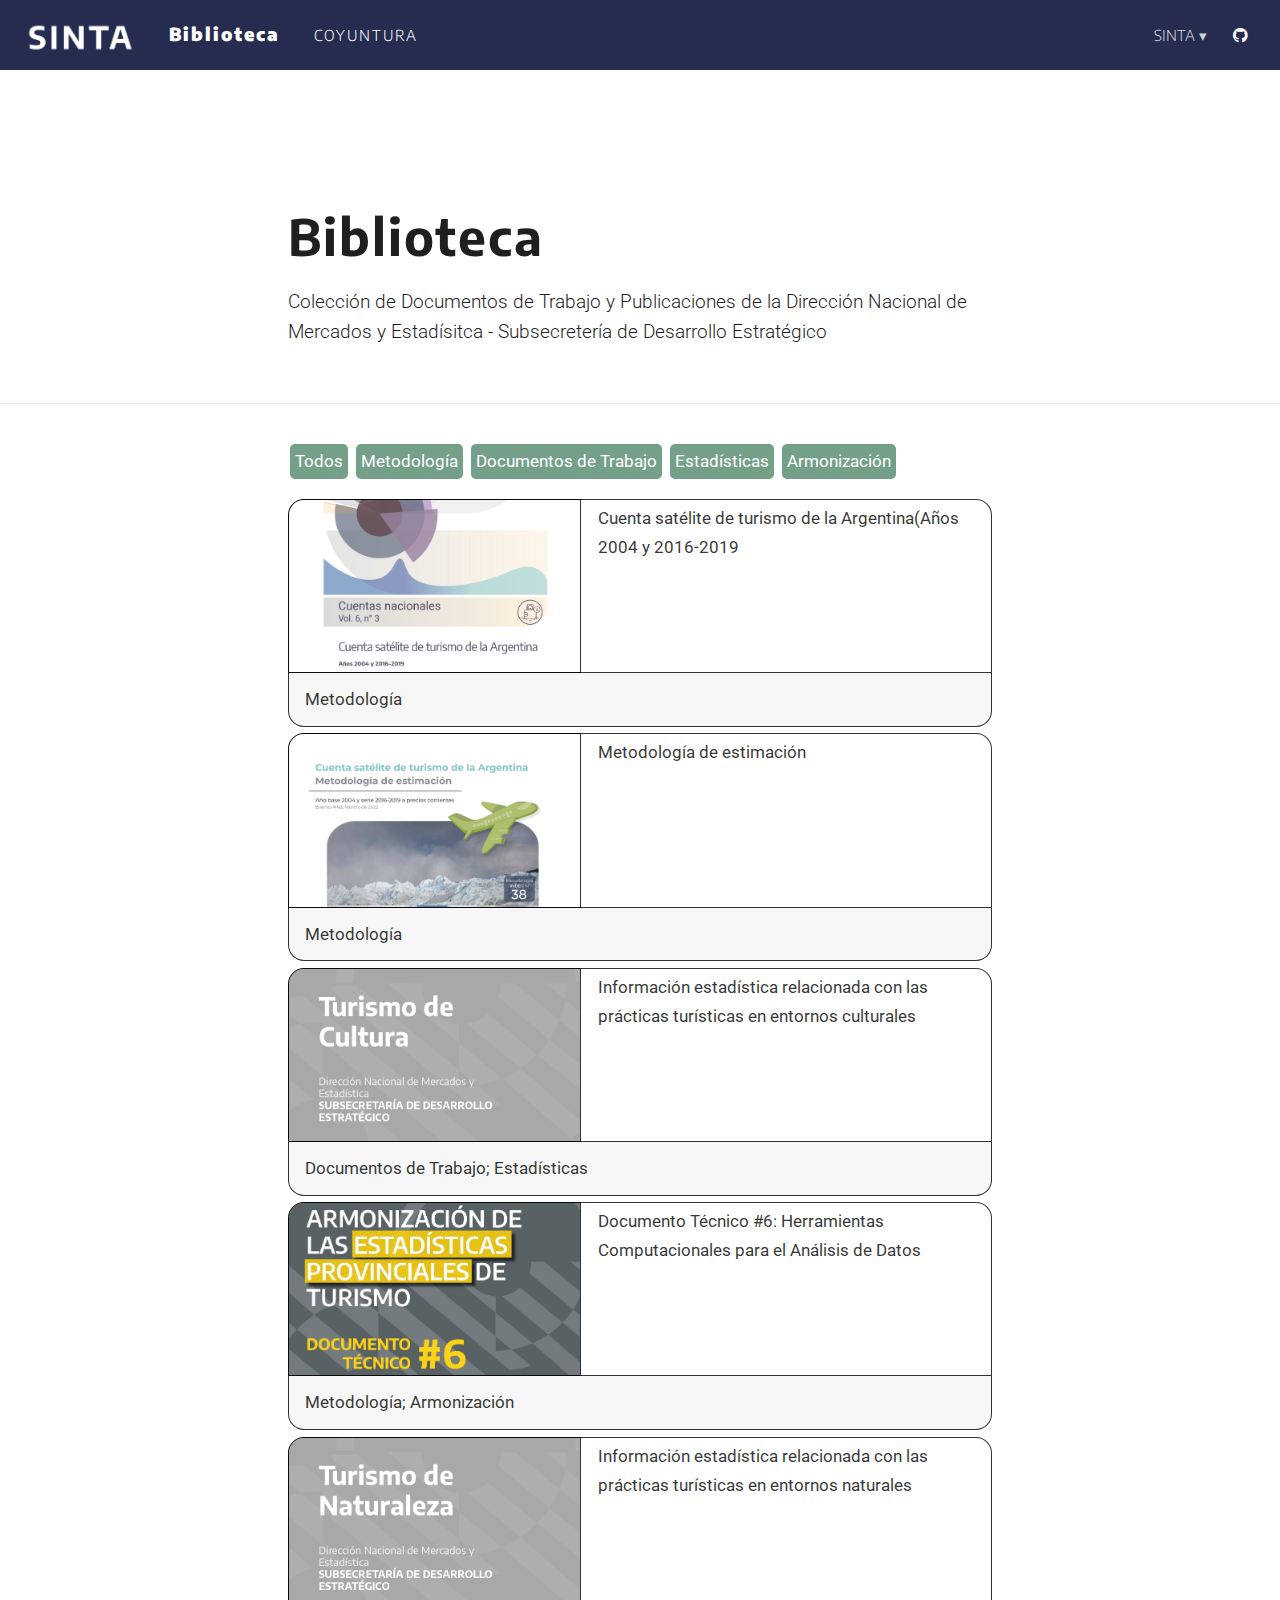
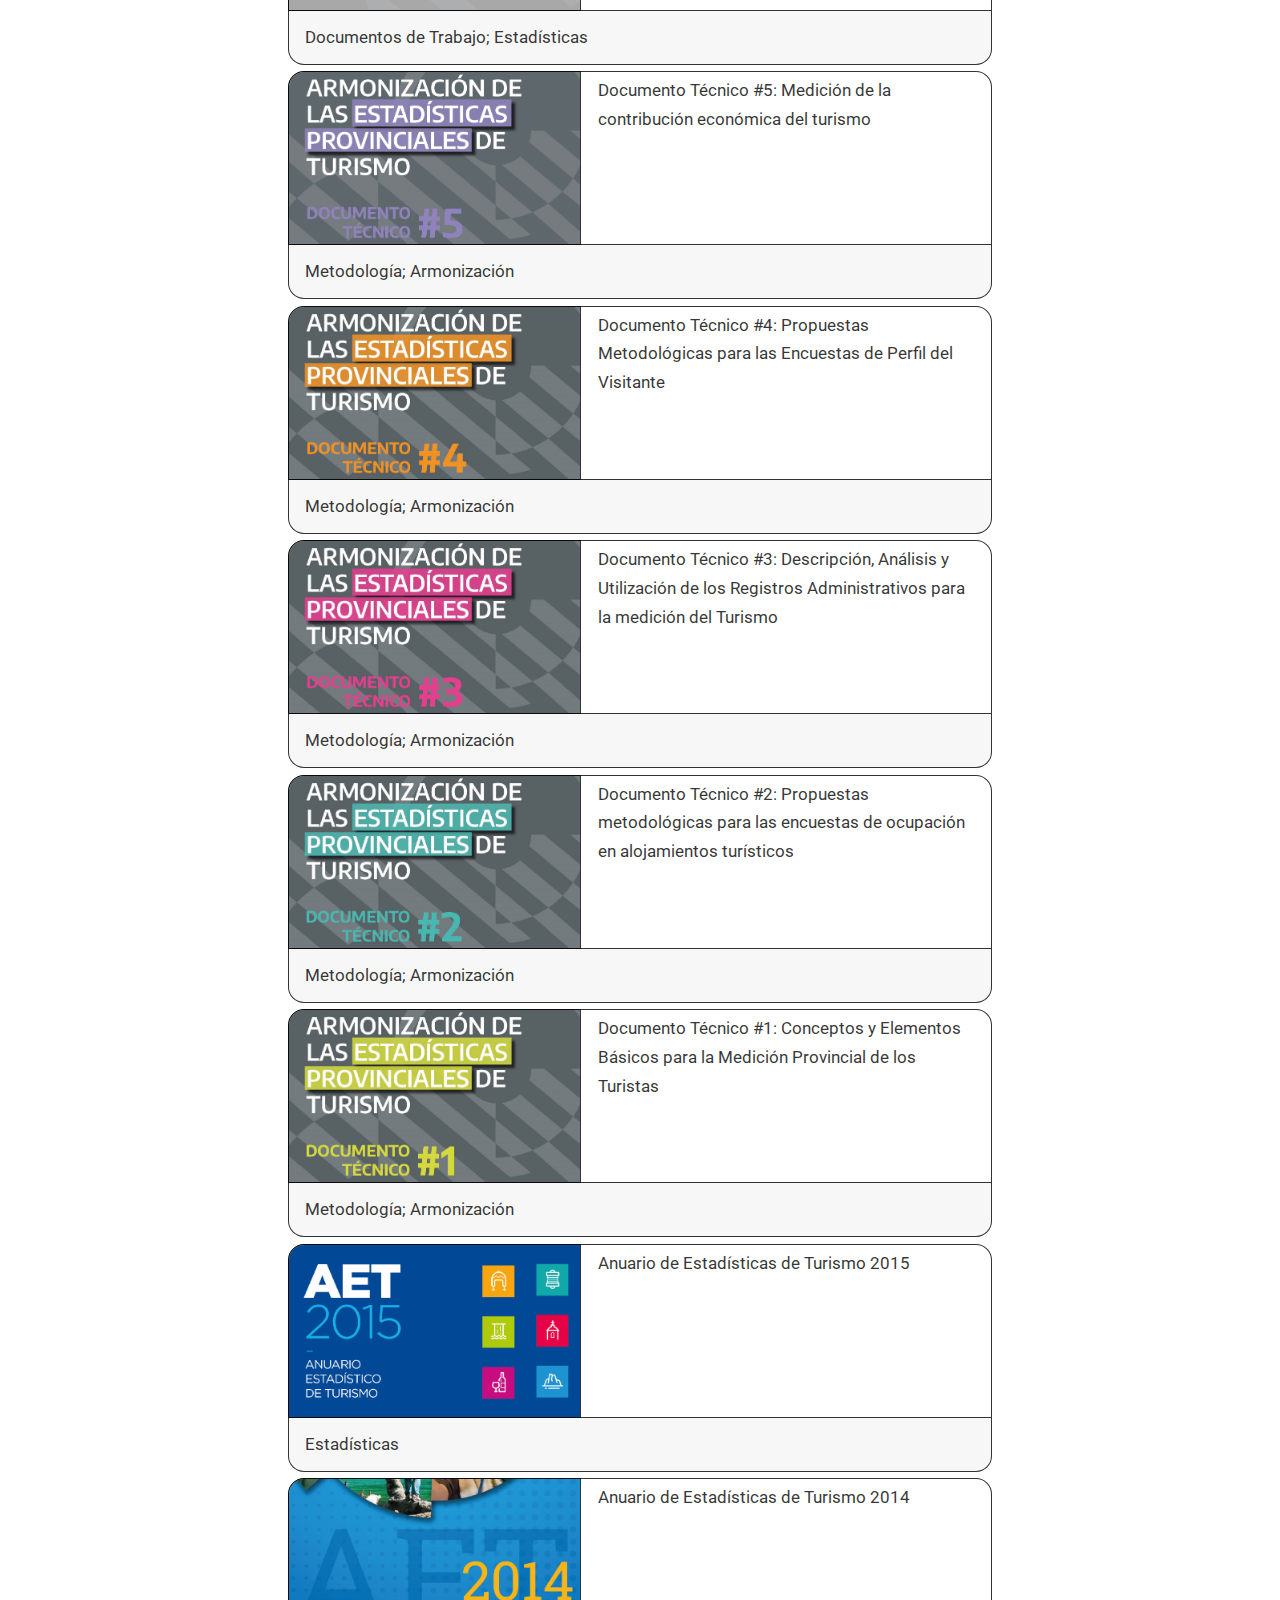
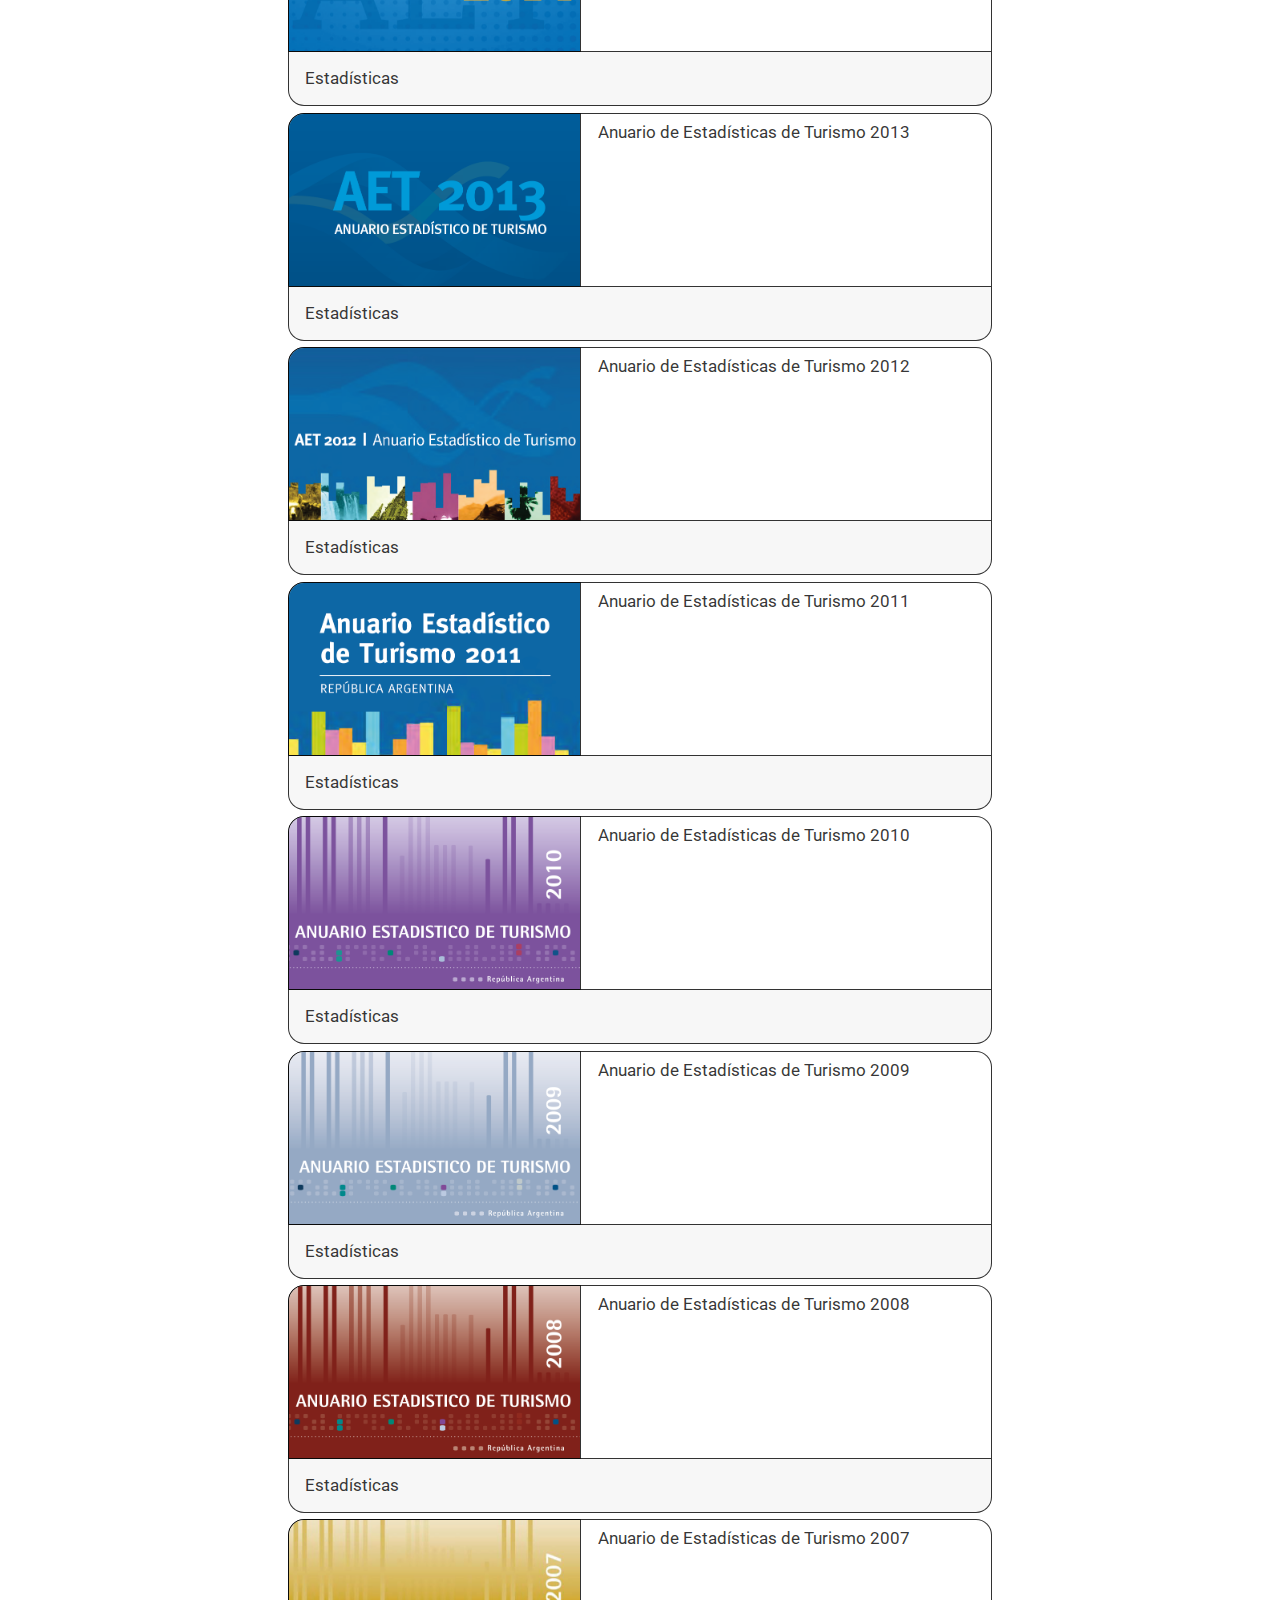
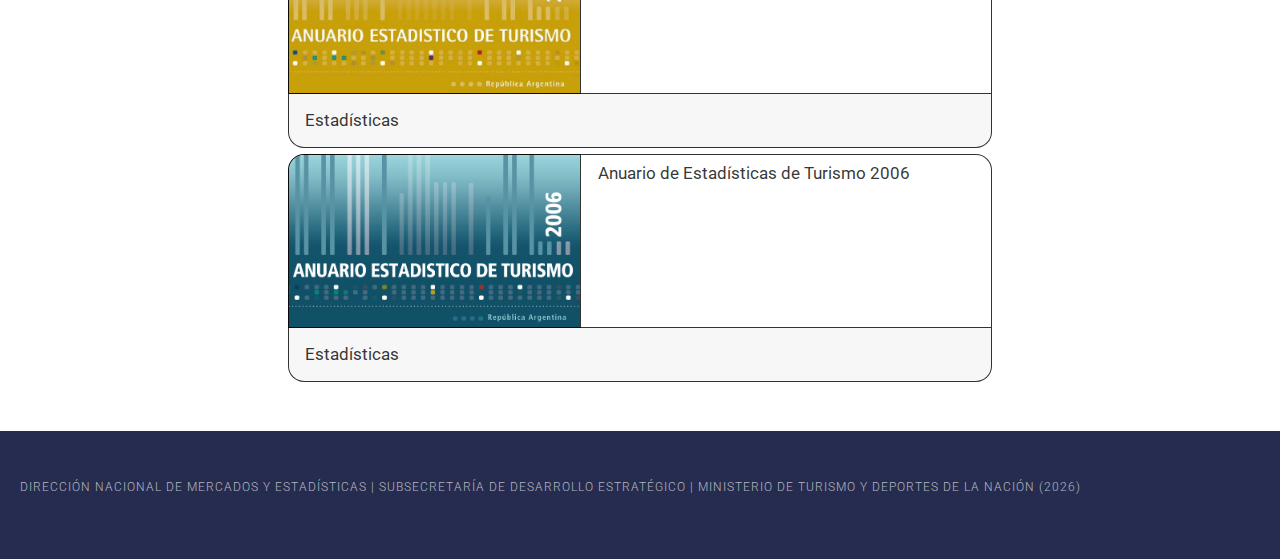
<file: docs/index.html>
<!DOCTYPE html>

<html xmlns="http://www.w3.org/1999/xhtml" lang="" xml:lang="">

<head>
  <meta charset="utf-8"/>
  <meta name="viewport" content="width=device-width, initial-scale=1"/>
  <meta http-equiv="X-UA-Compatible" content="IE=Edge,chrome=1"/>
  <meta name="generator" content="distill" />

  <style type="text/css">
  /* Hide doc at startup (prevent jankiness while JS renders/transforms) */
  body {
    visibility: hidden;
  }
  </style>

 <!--radix_placeholder_import_source-->
 <!--/radix_placeholder_import_source-->

<style type="text/css">code{white-space: pre;}</style>
<style type="text/css" data-origin="pandoc">
pre > code.sourceCode { white-space: pre; position: relative; }
pre > code.sourceCode > span { display: inline-block; line-height: 1.25; }
pre > code.sourceCode > span:empty { height: 1.2em; }
.sourceCode { overflow: visible; }
code.sourceCode > span { color: inherit; text-decoration: inherit; }
div.sourceCode { margin: 1em 0; }
pre.sourceCode { margin: 0; }
@media screen {
div.sourceCode { overflow: auto; }
}
@media print {
pre > code.sourceCode { white-space: pre-wrap; }
pre > code.sourceCode > span { text-indent: -5em; padding-left: 5em; }
}
pre.numberSource code
  { counter-reset: source-line 0; }
pre.numberSource code > span
  { position: relative; left: -4em; counter-increment: source-line; }
pre.numberSource code > span > a:first-child::before
  { content: counter(source-line);
    position: relative; left: -1em; text-align: right; vertical-align: baseline;
    border: none; display: inline-block;
    -webkit-touch-callout: none; -webkit-user-select: none;
    -khtml-user-select: none; -moz-user-select: none;
    -ms-user-select: none; user-select: none;
    padding: 0 4px; width: 4em;
    color: #aaaaaa;
  }
pre.numberSource { margin-left: 3em; border-left: 1px solid #aaaaaa;  padding-left: 4px; }
div.sourceCode
  {   }
@media screen {
pre > code.sourceCode > span > a:first-child::before { text-decoration: underline; }
}
code span.al { color: #ad0000; } /* Alert */
code span.an { color: #5e5e5e; } /* Annotation */
code span.at { } /* Attribute */
code span.bn { color: #ad0000; } /* BaseN */
code span.bu { } /* BuiltIn */
code span.cf { color: #007ba5; } /* ControlFlow */
code span.ch { color: #20794d; } /* Char */
code span.cn { color: #8f5902; } /* Constant */
code span.co { color: #5e5e5e; } /* Comment */
code span.cv { color: #5e5e5e; font-style: italic; } /* CommentVar */
code span.do { color: #5e5e5e; font-style: italic; } /* Documentation */
code span.dt { color: #ad0000; } /* DataType */
code span.dv { color: #ad0000; } /* DecVal */
code span.er { color: #ad0000; } /* Error */
code span.ex { } /* Extension */
code span.fl { color: #ad0000; } /* Float */
code span.fu { color: #4758ab; } /* Function */
code span.im { } /* Import */
code span.in { color: #5e5e5e; } /* Information */
code span.kw { color: #007ba5; } /* Keyword */
code span.op { color: #5e5e5e; } /* Operator */
code span.ot { color: #007ba5; } /* Other */
code span.pp { color: #ad0000; } /* Preprocessor */
code span.sc { color: #5e5e5e; } /* SpecialChar */
code span.ss { color: #20794d; } /* SpecialString */
code span.st { color: #20794d; } /* String */
code span.va { color: #111111; } /* Variable */
code span.vs { color: #20794d; } /* VerbatimString */
code span.wa { color: #5e5e5e; font-style: italic; } /* Warning */
</style>


  <!--radix_placeholder_meta_tags-->
  <title>Biblioteca</title>

  <meta property="description" itemprop="description" content="Colección de Documentos de Trabajo y Publicaciones de la Dirección Nacional de Mercados y Estadísitca - Subsecretería de Desarrollo Estratégico"/>

  <link rel="icon" type="image/vnd.microsoft.icon" href="img/favicon.ico"/>


  <!--  https://developers.facebook.com/docs/sharing/webmasters#markup -->
  <meta property="og:title" content="Biblioteca"/>
  <meta property="og:type" content="article"/>
  <meta property="og:description" content="Colección de Documentos de Trabajo y Publicaciones de la Dirección Nacional de Mercados y Estadísitca - Subsecretería de Desarrollo Estratégico"/>
  <meta property="og:locale" content="en_US"/>
  <meta property="og:site_name" content="Biblioteca"/>

  <!--  https://dev.twitter.com/cards/types/summary -->
  <meta property="twitter:card" content="summary"/>
  <meta property="twitter:title" content="Biblioteca"/>
  <meta property="twitter:description" content="Colección de Documentos de Trabajo y Publicaciones de la Dirección Nacional de Mercados y Estadísitca - Subsecretería de Desarrollo Estratégico"/>

  <!--/radix_placeholder_meta_tags-->
  <!--radix_placeholder_rmarkdown_metadata-->

  <script type="text/json" id="radix-rmarkdown-metadata">
  {"type":"list","attributes":{"names":{"type":"character","attributes":{},"value":["title","description","site","preview"]}},"value":[{"type":"character","attributes":{},"value":["Biblioteca"]},{"type":"character","attributes":{},"value":["Colección de Documentos de Trabajo y Publicaciones de la Dirección Nacional de Mercados y Estadísitca - Subsecretería de Desarrollo Estratégico\n"]},{"type":"character","attributes":{},"value":["distill::distill_website"]},{"type":"character","attributes":{},"value":["https://bitacora.yvera.tur.ar/posts/bienvenida/sinta.png"]}]}
  </script>
  <!--/radix_placeholder_rmarkdown_metadata-->
  <!--radix_placeholder_navigation_in_header-->
  <meta name="distill:offset" content=""/>

  <script type="application/javascript">

    window.headroom_prevent_pin = false;

    window.document.addEventListener("DOMContentLoaded", function (event) {

      // initialize headroom for banner
      var header = $('header').get(0);
      var headerHeight = header.offsetHeight;
      var headroom = new Headroom(header, {
        tolerance: 5,
        onPin : function() {
          if (window.headroom_prevent_pin) {
            window.headroom_prevent_pin = false;
            headroom.unpin();
          }
        }
      });
      headroom.init();
      if(window.location.hash)
        headroom.unpin();
      $(header).addClass('headroom--transition');

      // offset scroll location for banner on hash change
      // (see: https://github.com/WickyNilliams/headroom.js/issues/38)
      window.addEventListener("hashchange", function(event) {
        window.scrollTo(0, window.pageYOffset - (headerHeight + 25));
      });

      // responsive menu
      $('.distill-site-header').each(function(i, val) {
        var topnav = $(this);
        var toggle = topnav.find('.nav-toggle');
        toggle.on('click', function() {
          topnav.toggleClass('responsive');
        });
      });

      // nav dropdowns
      $('.nav-dropbtn').click(function(e) {
        $(this).next('.nav-dropdown-content').toggleClass('nav-dropdown-active');
        $(this).parent().siblings('.nav-dropdown')
           .children('.nav-dropdown-content').removeClass('nav-dropdown-active');
      });
      $("body").click(function(e){
        $('.nav-dropdown-content').removeClass('nav-dropdown-active');
      });
      $(".nav-dropdown").click(function(e){
        e.stopPropagation();
      });
    });
  </script>

  <style type="text/css">

  /* Theme (user-documented overrideables for nav appearance) */

  .distill-site-nav {
    color: rgba(255, 255, 255, 0.8);
    background-color: #0F2E3D;
    font-size: 15px;
    font-weight: 300;
  }

  .distill-site-nav a {
    color: inherit;
    text-decoration: none;
  }

  .distill-site-nav a:hover {
    color: white;
  }

  @media print {
    .distill-site-nav {
      display: none;
    }
  }

  .distill-site-header {

  }

  .distill-site-footer {

  }


  /* Site Header */

  .distill-site-header {
    width: 100%;
    box-sizing: border-box;
    z-index: 3;
  }

  .distill-site-header .nav-left {
    display: inline-block;
    margin-left: 8px;
  }

  @media screen and (max-width: 768px) {
    .distill-site-header .nav-left {
      margin-left: 0;
    }
  }


  .distill-site-header .nav-right {
    float: right;
    margin-right: 8px;
  }

  .distill-site-header a,
  .distill-site-header .title {
    display: inline-block;
    text-align: center;
    padding: 14px 10px 14px 10px;
  }

  .distill-site-header .title {
    font-size: 18px;
    min-width: 150px;
  }

  .distill-site-header .logo {
    padding: 0;
  }

  .distill-site-header .logo img {
    display: none;
    max-height: 20px;
    width: auto;
    margin-bottom: -4px;
  }

  .distill-site-header .nav-image img {
    max-height: 18px;
    width: auto;
    display: inline-block;
    margin-bottom: -3px;
  }



  @media screen and (min-width: 1000px) {
    .distill-site-header .logo img {
      display: inline-block;
    }
    .distill-site-header .nav-left {
      margin-left: 20px;
    }
    .distill-site-header .nav-right {
      margin-right: 20px;
    }
    .distill-site-header .title {
      padding-left: 12px;
    }
  }


  .distill-site-header .nav-toggle {
    display: none;
  }

  .nav-dropdown {
    display: inline-block;
    position: relative;
  }

  .nav-dropdown .nav-dropbtn {
    border: none;
    outline: none;
    color: rgba(255, 255, 255, 0.8);
    padding: 16px 10px;
    background-color: transparent;
    font-family: inherit;
    font-size: inherit;
    font-weight: inherit;
    margin: 0;
    margin-top: 1px;
    z-index: 2;
  }

  .nav-dropdown-content {
    display: none;
    position: absolute;
    background-color: white;
    min-width: 200px;
    border: 1px solid rgba(0,0,0,0.15);
    border-radius: 4px;
    box-shadow: 0px 8px 16px 0px rgba(0,0,0,0.1);
    z-index: 1;
    margin-top: 2px;
    white-space: nowrap;
    padding-top: 4px;
    padding-bottom: 4px;
  }

  .nav-dropdown-content hr {
    margin-top: 4px;
    margin-bottom: 4px;
    border: none;
    border-bottom: 1px solid rgba(0, 0, 0, 0.1);
  }

  .nav-dropdown-active {
    display: block;
  }

  .nav-dropdown-content a, .nav-dropdown-content .nav-dropdown-header {
    color: black;
    padding: 6px 24px;
    text-decoration: none;
    display: block;
    text-align: left;
  }

  .nav-dropdown-content .nav-dropdown-header {
    display: block;
    padding: 5px 24px;
    padding-bottom: 0;
    text-transform: uppercase;
    font-size: 14px;
    color: #999999;
    white-space: nowrap;
  }

  .nav-dropdown:hover .nav-dropbtn {
    color: white;
  }

  .nav-dropdown-content a:hover {
    background-color: #ddd;
    color: black;
  }

  .nav-right .nav-dropdown-content {
    margin-left: -45%;
    right: 0;
  }

  @media screen and (max-width: 768px) {
    .distill-site-header a, .distill-site-header .nav-dropdown  {display: none;}
    .distill-site-header a.nav-toggle {
      float: right;
      display: block;
    }
    .distill-site-header .title {
      margin-left: 0;
    }
    .distill-site-header .nav-right {
      margin-right: 0;
    }
    .distill-site-header {
      overflow: hidden;
    }
    .nav-right .nav-dropdown-content {
      margin-left: 0;
    }
  }


  @media screen and (max-width: 768px) {
    .distill-site-header.responsive {position: relative; min-height: 500px; }
    .distill-site-header.responsive a.nav-toggle {
      position: absolute;
      right: 0;
      top: 0;
    }
    .distill-site-header.responsive a,
    .distill-site-header.responsive .nav-dropdown {
      display: block;
      text-align: left;
    }
    .distill-site-header.responsive .nav-left,
    .distill-site-header.responsive .nav-right {
      width: 100%;
    }
    .distill-site-header.responsive .nav-dropdown {float: none;}
    .distill-site-header.responsive .nav-dropdown-content {position: relative;}
    .distill-site-header.responsive .nav-dropdown .nav-dropbtn {
      display: block;
      width: 100%;
      text-align: left;
    }
  }

  /* Site Footer */

  .distill-site-footer {
    width: 100%;
    overflow: hidden;
    box-sizing: border-box;
    z-index: 3;
    margin-top: 30px;
    padding-top: 30px;
    padding-bottom: 30px;
    text-align: center;
  }

  /* Headroom */

  d-title {
    padding-top: 6rem;
  }

  @media print {
    d-title {
      padding-top: 4rem;
    }
  }

  .headroom {
    z-index: 1000;
    position: fixed;
    top: 0;
    left: 0;
    right: 0;
  }

  .headroom--transition {
    transition: all .4s ease-in-out;
  }

  .headroom--unpinned {
    top: -100px;
  }

  .headroom--pinned {
    top: 0;
  }

  /* adjust viewport for navbar height */
  /* helps vertically center bootstrap (non-distill) content */
  .min-vh-100 {
    min-height: calc(100vh - 100px) !important;
  }

  </style>

  <script src="site_libs/jquery-3.6.0/jquery-3.6.0.min.js"></script>
  <link href="site_libs/font-awesome-5.1.0/css/all.css" rel="stylesheet"/>
  <link href="site_libs/font-awesome-5.1.0/css/v4-shims.css" rel="stylesheet"/>
  <script src="site_libs/headroom-0.9.4/headroom.min.js"></script>
  <script src="site_libs/autocomplete-0.37.1/autocomplete.min.js"></script>
  <script src="site_libs/fuse-6.4.1/fuse.min.js"></script>

  <script type="application/javascript">

  function getMeta(metaName) {
    var metas = document.getElementsByTagName('meta');
    for (let i = 0; i < metas.length; i++) {
      if (metas[i].getAttribute('name') === metaName) {
        return metas[i].getAttribute('content');
      }
    }
    return '';
  }

  function offsetURL(url) {
    var offset = getMeta('distill:offset');
    return offset ? offset + '/' + url : url;
  }

  function createFuseIndex() {

    // create fuse index
    var options = {
      keys: [
        { name: 'title', weight: 20 },
        { name: 'categories', weight: 15 },
        { name: 'description', weight: 10 },
        { name: 'contents', weight: 5 },
      ],
      ignoreLocation: true,
      threshold: 0
    };
    var fuse = new window.Fuse([], options);

    // fetch the main search.json
    return fetch(offsetURL('search.json'))
      .then(function(response) {
        if (response.status == 200) {
          return response.json().then(function(json) {
            // index main articles
            json.articles.forEach(function(article) {
              fuse.add(article);
            });
            // download collections and index their articles
            return Promise.all(json.collections.map(function(collection) {
              return fetch(offsetURL(collection)).then(function(response) {
                if (response.status === 200) {
                  return response.json().then(function(articles) {
                    articles.forEach(function(article) {
                      fuse.add(article);
                    });
                  })
                } else {
                  return Promise.reject(
                    new Error('Unexpected status from search index request: ' +
                              response.status)
                  );
                }
              });
            })).then(function() {
              return fuse;
            });
          });

        } else {
          return Promise.reject(
            new Error('Unexpected status from search index request: ' +
                        response.status)
          );
        }
      });
  }

  window.document.addEventListener("DOMContentLoaded", function (event) {

    // get search element (bail if we don't have one)
    var searchEl = window.document.getElementById('distill-search');
    if (!searchEl)
      return;

    createFuseIndex()
      .then(function(fuse) {

        // make search box visible
        searchEl.classList.remove('hidden');

        // initialize autocomplete
        var options = {
          autoselect: true,
          hint: false,
          minLength: 2,
        };
        window.autocomplete(searchEl, options, [{
          source: function(query, callback) {
            const searchOptions = {
              isCaseSensitive: false,
              shouldSort: true,
              minMatchCharLength: 2,
              limit: 10,
            };
            var results = fuse.search(query, searchOptions);
            callback(results
              .map(function(result) { return result.item; })
            );
          },
          templates: {
            suggestion: function(suggestion) {
              var img = suggestion.preview && Object.keys(suggestion.preview).length > 0
                ? `<img src="${offsetURL(suggestion.preview)}"</img>`
                : '';
              var html = `
                <div class="search-item">
                  <h3>${suggestion.title}</h3>
                  <div class="search-item-description">
                    ${suggestion.description || ''}
                  </div>
                  <div class="search-item-preview">
                    ${img}
                  </div>
                </div>
              `;
              return html;
            }
          }
        }]).on('autocomplete:selected', function(event, suggestion) {
          window.location.href = offsetURL(suggestion.path);
        });
        // remove inline display style on autocompleter (we want to
        // manage responsive display via css)
        $('.algolia-autocomplete').css("display", "");
      })
      .catch(function(error) {
        console.log(error);
      });

  });

  </script>

  <style type="text/css">

  .nav-search {
    font-size: x-small;
  }

  /* Algolioa Autocomplete */

  .algolia-autocomplete {
    display: inline-block;
    margin-left: 10px;
    vertical-align: sub;
    background-color: white;
    color: black;
    padding: 6px;
    padding-top: 8px;
    padding-bottom: 0;
    border-radius: 6px;
    border: 1px #0F2E3D solid;
    width: 180px;
  }


  @media screen and (max-width: 768px) {
    .distill-site-nav .algolia-autocomplete {
      display: none;
      visibility: hidden;
    }
    .distill-site-nav.responsive .algolia-autocomplete {
      display: inline-block;
      visibility: visible;
    }
    .distill-site-nav.responsive .algolia-autocomplete .aa-dropdown-menu {
      margin-left: 0;
      width: 400px;
      max-height: 400px;
    }
  }

  .algolia-autocomplete .aa-input, .algolia-autocomplete .aa-hint {
    width: 90%;
    outline: none;
    border: none;
  }

  .algolia-autocomplete .aa-hint {
    color: #999;
  }
  .algolia-autocomplete .aa-dropdown-menu {
    width: 550px;
    max-height: 70vh;
    overflow-x: visible;
    overflow-y: scroll;
    padding: 5px;
    margin-top: 3px;
    margin-left: -150px;
    background-color: #fff;
    border-radius: 5px;
    border: 1px solid #999;
    border-top: none;
  }

  .algolia-autocomplete .aa-dropdown-menu .aa-suggestion {
    cursor: pointer;
    padding: 5px 4px;
    border-bottom: 1px solid #eee;
  }

  .algolia-autocomplete .aa-dropdown-menu .aa-suggestion:last-of-type {
    border-bottom: none;
    margin-bottom: 2px;
  }

  .algolia-autocomplete .aa-dropdown-menu .aa-suggestion .search-item {
    overflow: hidden;
    font-size: 0.8em;
    line-height: 1.4em;
  }

  .algolia-autocomplete .aa-dropdown-menu .aa-suggestion .search-item h3 {
    font-size: 1rem;
    margin-block-start: 0;
    margin-block-end: 5px;
  }

  .algolia-autocomplete .aa-dropdown-menu .aa-suggestion .search-item-description {
    display: inline-block;
    overflow: hidden;
    height: 2.8em;
    width: 80%;
    margin-right: 4%;
  }

  .algolia-autocomplete .aa-dropdown-menu .aa-suggestion .search-item-preview {
    display: inline-block;
    width: 15%;
  }

  .algolia-autocomplete .aa-dropdown-menu .aa-suggestion .search-item-preview img {
    height: 3em;
    width: auto;
    display: none;
  }

  .algolia-autocomplete .aa-dropdown-menu .aa-suggestion .search-item-preview img[src] {
    display: initial;
  }

  .algolia-autocomplete .aa-dropdown-menu .aa-suggestion.aa-cursor {
    background-color: #eee;
  }
  .algolia-autocomplete .aa-dropdown-menu .aa-suggestion em {
    font-weight: bold;
    font-style: normal;
  }

  </style>


  <!--/radix_placeholder_navigation_in_header-->
  <!--radix_placeholder_distill-->

  <style type="text/css">

  body {
    background-color: white;
  }

  .pandoc-table {
    width: 100%;
  }

  .pandoc-table>caption {
    margin-bottom: 10px;
  }

  .pandoc-table th:not([align]) {
    text-align: left;
  }

  .pagedtable-footer {
    font-size: 15px;
  }

  d-byline .byline {
    grid-template-columns: 2fr 2fr;
  }

  d-byline .byline h3 {
    margin-block-start: 1.5em;
  }

  d-byline .byline .authors-affiliations h3 {
    margin-block-start: 0.5em;
  }

  .authors-affiliations .orcid-id {
    width: 16px;
    height:16px;
    margin-left: 4px;
    margin-right: 4px;
    vertical-align: middle;
    padding-bottom: 2px;
  }

  d-title .dt-tags {
    margin-top: 1em;
    grid-column: text;
  }

  .dt-tags .dt-tag {
    text-decoration: none;
    display: inline-block;
    color: rgba(0,0,0,0.6);
    padding: 0em 0.4em;
    margin-right: 0.5em;
    margin-bottom: 0.4em;
    font-size: 70%;
    border: 1px solid rgba(0,0,0,0.2);
    border-radius: 3px;
    text-transform: uppercase;
    font-weight: 500;
  }

  d-article table.gt_table td,
  d-article table.gt_table th {
    border-bottom: none;
  }

  .html-widget {
    margin-bottom: 2.0em;
  }

  .l-screen-inset {
    padding-right: 16px;
  }

  .l-screen .caption {
    margin-left: 10px;
  }

  .shaded {
    background: rgb(247, 247, 247);
    padding-top: 20px;
    padding-bottom: 20px;
    border-top: 1px solid rgba(0, 0, 0, 0.1);
    border-bottom: 1px solid rgba(0, 0, 0, 0.1);
  }

  .shaded .html-widget {
    margin-bottom: 0;
    border: 1px solid rgba(0, 0, 0, 0.1);
  }

  .shaded .shaded-content {
    background: white;
  }

  .text-output {
    margin-top: 0;
    line-height: 1.5em;
  }

  .hidden {
    display: none !important;
  }

  d-article {
    padding-top: 2.5rem;
    padding-bottom: 30px;
  }

  d-appendix {
    padding-top: 30px;
  }

  d-article>p>img {
    width: 100%;
  }

  d-article h2 {
    margin: 1rem 0 1.5rem 0;
  }

  d-article h3 {
    margin-top: 1.5rem;
  }

  d-article iframe {
    border: 1px solid rgba(0, 0, 0, 0.1);
    margin-bottom: 2.0em;
    width: 100%;
  }

  /* Tweak code blocks */

  d-article div.sourceCode code,
  d-article pre code {
    font-family: Consolas, Monaco, 'Andale Mono', 'Ubuntu Mono', monospace;
  }

  d-article pre,
  d-article div.sourceCode,
  d-article div.sourceCode pre {
    overflow: auto;
  }

  d-article div.sourceCode {
    background-color: white;
  }

  d-article div.sourceCode pre {
    padding-left: 10px;
    font-size: 12px;
    border-left: 2px solid rgba(0,0,0,0.1);
  }

  d-article pre {
    font-size: 12px;
    color: black;
    background: none;
    margin-top: 0;
    text-align: left;
    white-space: pre;
    word-spacing: normal;
    word-break: normal;
    word-wrap: normal;
    line-height: 1.5;

    -moz-tab-size: 4;
    -o-tab-size: 4;
    tab-size: 4;

    -webkit-hyphens: none;
    -moz-hyphens: none;
    -ms-hyphens: none;
    hyphens: none;
  }

  d-article pre a {
    border-bottom: none;
  }

  d-article pre a:hover {
    border-bottom: none;
    text-decoration: underline;
  }

  d-article details {
    grid-column: text;
    margin-bottom: 0.8em;
  }

  @media(min-width: 768px) {

  d-article pre,
  d-article div.sourceCode,
  d-article div.sourceCode pre {
    overflow: visible !important;
  }

  d-article div.sourceCode pre {
    padding-left: 18px;
    font-size: 14px;
  }

  d-article pre {
    font-size: 14px;
  }

  }

  figure img.external {
    background: white;
    border: 1px solid rgba(0, 0, 0, 0.1);
    box-shadow: 0 1px 8px rgba(0, 0, 0, 0.1);
    padding: 18px;
    box-sizing: border-box;
  }

  /* CSS for d-contents */

  .d-contents {
    grid-column: text;
    color: rgba(0,0,0,0.8);
    font-size: 0.9em;
    padding-bottom: 1em;
    margin-bottom: 1em;
    padding-bottom: 0.5em;
    margin-bottom: 1em;
    padding-left: 0.25em;
    justify-self: start;
  }

  @media(min-width: 1000px) {
    .d-contents.d-contents-float {
      height: 0;
      grid-column-start: 1;
      grid-column-end: 4;
      justify-self: center;
      padding-right: 3em;
      padding-left: 2em;
    }
  }

  .d-contents nav h3 {
    font-size: 18px;
    margin-top: 0;
    margin-bottom: 1em;
  }

  .d-contents li {
    list-style-type: none
  }

  .d-contents nav > ul {
    padding-left: 0;
  }

  .d-contents ul {
    padding-left: 1em
  }

  .d-contents nav ul li {
    margin-top: 0.6em;
    margin-bottom: 0.2em;
  }

  .d-contents nav a {
    font-size: 13px;
    border-bottom: none;
    text-decoration: none
    color: rgba(0, 0, 0, 0.8);
  }

  .d-contents nav a:hover {
    text-decoration: underline solid rgba(0, 0, 0, 0.6)
  }

  .d-contents nav > ul > li > a {
    font-weight: 600;
  }

  .d-contents nav > ul > li > ul {
    font-weight: inherit;
  }

  .d-contents nav > ul > li > ul > li {
    margin-top: 0.2em;
  }


  .d-contents nav ul {
    margin-top: 0;
    margin-bottom: 0.25em;
  }

  .d-article-with-toc h2:nth-child(2) {
    margin-top: 0;
  }


  /* Figure */

  .figure {
    position: relative;
    margin-bottom: 2.5em;
    margin-top: 1.5em;
  }

  .figure img {
    width: 100%;
  }

  .figure .caption {
    color: rgba(0, 0, 0, 0.6);
    font-size: 12px;
    line-height: 1.5em;
  }

  .figure img.external {
    background: white;
    border: 1px solid rgba(0, 0, 0, 0.1);
    box-shadow: 0 1px 8px rgba(0, 0, 0, 0.1);
    padding: 18px;
    box-sizing: border-box;
  }

  .figure .caption a {
    color: rgba(0, 0, 0, 0.6);
  }

  .figure .caption b,
  .figure .caption strong, {
    font-weight: 600;
    color: rgba(0, 0, 0, 1.0);
  }

  /* Citations */

  d-article .citation {
    color: inherit;
    cursor: inherit;
  }

  div.hanging-indent{
    margin-left: 1em; text-indent: -1em;
  }

  /* Citation hover box */

  .tippy-box[data-theme~=light-border] {
    background-color: rgba(250, 250, 250, 0.95);
  }

  .tippy-content > p {
    margin-bottom: 0;
    padding: 2px;
  }


  /* Tweak 1000px media break to show more text */

  @media(min-width: 1000px) {
    .base-grid,
    distill-header,
    d-title,
    d-abstract,
    d-article,
    d-appendix,
    distill-appendix,
    d-byline,
    d-footnote-list,
    d-citation-list,
    distill-footer {
      grid-template-columns: [screen-start] 1fr [page-start kicker-start] 80px [middle-start] 50px [text-start kicker-end] 65px 65px 65px 65px 65px 65px 65px 65px [text-end gutter-start] 65px [middle-end] 65px [page-end gutter-end] 1fr [screen-end];
      grid-column-gap: 16px;
    }

    .grid {
      grid-column-gap: 16px;
    }

    d-article {
      font-size: 1.06rem;
      line-height: 1.7em;
    }
    figure .caption, .figure .caption, figure figcaption {
      font-size: 13px;
    }
  }

  @media(min-width: 1180px) {
    .base-grid,
    distill-header,
    d-title,
    d-abstract,
    d-article,
    d-appendix,
    distill-appendix,
    d-byline,
    d-footnote-list,
    d-citation-list,
    distill-footer {
      grid-template-columns: [screen-start] 1fr [page-start kicker-start] 60px [middle-start] 60px [text-start kicker-end] 60px 60px 60px 60px 60px 60px 60px 60px [text-end gutter-start] 60px [middle-end] 60px [page-end gutter-end] 1fr [screen-end];
      grid-column-gap: 32px;
    }

    .grid {
      grid-column-gap: 32px;
    }
  }


  /* Get the citation styles for the appendix (not auto-injected on render since
     we do our own rendering of the citation appendix) */

  d-appendix .citation-appendix,
  .d-appendix .citation-appendix {
    font-size: 11px;
    line-height: 15px;
    border-left: 1px solid rgba(0, 0, 0, 0.1);
    padding-left: 18px;
    border: 1px solid rgba(0,0,0,0.1);
    background: rgba(0, 0, 0, 0.02);
    padding: 10px 18px;
    border-radius: 3px;
    color: rgba(150, 150, 150, 1);
    overflow: hidden;
    margin-top: -12px;
    white-space: pre-wrap;
    word-wrap: break-word;
  }

  /* Include appendix styles here so they can be overridden */

  d-appendix {
    contain: layout style;
    font-size: 0.8em;
    line-height: 1.7em;
    margin-top: 60px;
    margin-bottom: 0;
    border-top: 1px solid rgba(0, 0, 0, 0.1);
    color: rgba(0,0,0,0.5);
    padding-top: 60px;
    padding-bottom: 48px;
  }

  d-appendix h3 {
    grid-column: page-start / text-start;
    font-size: 15px;
    font-weight: 500;
    margin-top: 1em;
    margin-bottom: 0;
    color: rgba(0,0,0,0.65);
  }

  d-appendix h3 + * {
    margin-top: 1em;
  }

  d-appendix ol {
    padding: 0 0 0 15px;
  }

  @media (min-width: 768px) {
    d-appendix ol {
      padding: 0 0 0 30px;
      margin-left: -30px;
    }
  }

  d-appendix li {
    margin-bottom: 1em;
  }

  d-appendix a {
    color: rgba(0, 0, 0, 0.6);
  }

  d-appendix > * {
    grid-column: text;
  }

  d-appendix > d-footnote-list,
  d-appendix > d-citation-list,
  d-appendix > distill-appendix {
    grid-column: screen;
  }

  /* Include footnote styles here so they can be overridden */

  d-footnote-list {
    contain: layout style;
  }

  d-footnote-list > * {
    grid-column: text;
  }

  d-footnote-list a.footnote-backlink {
    color: rgba(0,0,0,0.3);
    padding-left: 0.5em;
  }



  /* Anchor.js */

  .anchorjs-link {
    /*transition: all .25s linear; */
    text-decoration: none;
    border-bottom: none;
  }
  *:hover > .anchorjs-link {
    margin-left: -1.125em !important;
    text-decoration: none;
    border-bottom: none;
  }

  /* Social footer */

  .social_footer {
    margin-top: 30px;
    margin-bottom: 0;
    color: rgba(0,0,0,0.67);
  }

  .disqus-comments {
    margin-right: 30px;
  }

  .disqus-comment-count {
    border-bottom: 1px solid rgba(0, 0, 0, 0.4);
    cursor: pointer;
  }

  #disqus_thread {
    margin-top: 30px;
  }

  .article-sharing a {
    border-bottom: none;
    margin-right: 8px;
  }

  .article-sharing a:hover {
    border-bottom: none;
  }

  .sidebar-section.subscribe {
    font-size: 12px;
    line-height: 1.6em;
  }

  .subscribe p {
    margin-bottom: 0.5em;
  }


  .article-footer .subscribe {
    font-size: 15px;
    margin-top: 45px;
  }


  .sidebar-section.custom {
    font-size: 12px;
    line-height: 1.6em;
  }

  .custom p {
    margin-bottom: 0.5em;
  }

  /* Styles for listing layout (hide title) */
  .layout-listing d-title, .layout-listing .d-title {
    display: none;
  }

  /* Styles for posts lists (not auto-injected) */


  .posts-with-sidebar {
    padding-left: 45px;
    padding-right: 45px;
  }

  .posts-list .description h2,
  .posts-list .description p {
    font-family: -apple-system, BlinkMacSystemFont, "Segoe UI", Roboto, Oxygen, Ubuntu, Cantarell, "Fira Sans", "Droid Sans", "Helvetica Neue", Arial, sans-serif;
  }

  .posts-list .description h2 {
    font-weight: 700;
    border-bottom: none;
    padding-bottom: 0;
  }

  .posts-list h2.post-tag {
    border-bottom: 1px solid rgba(0, 0, 0, 0.2);
    padding-bottom: 12px;
  }
  .posts-list {
    margin-top: 60px;
    margin-bottom: 24px;
  }

  .posts-list .post-preview {
    text-decoration: none;
    overflow: hidden;
    display: block;
    border-bottom: 1px solid rgba(0, 0, 0, 0.1);
    padding: 24px 0;
  }

  .post-preview-last {
    border-bottom: none !important;
  }

  .posts-list .posts-list-caption {
    grid-column: screen;
    font-weight: 400;
  }

  .posts-list .post-preview h2 {
    margin: 0 0 6px 0;
    line-height: 1.2em;
    font-style: normal;
    font-size: 24px;
  }

  .posts-list .post-preview p {
    margin: 0 0 12px 0;
    line-height: 1.4em;
    font-size: 16px;
  }

  .posts-list .post-preview .thumbnail {
    box-sizing: border-box;
    margin-bottom: 24px;
    position: relative;
    max-width: 500px;
  }
  .posts-list .post-preview img {
    width: 100%;
    display: block;
  }

  .posts-list .metadata {
    font-size: 12px;
    line-height: 1.4em;
    margin-bottom: 18px;
  }

  .posts-list .metadata > * {
    display: inline-block;
  }

  .posts-list .metadata .publishedDate {
    margin-right: 2em;
  }

  .posts-list .metadata .dt-authors {
    display: block;
    margin-top: 0.3em;
    margin-right: 2em;
  }

  .posts-list .dt-tags {
    display: block;
    line-height: 1em;
  }

  .posts-list .dt-tags .dt-tag {
    display: inline-block;
    color: rgba(0,0,0,0.6);
    padding: 0.3em 0.4em;
    margin-right: 0.2em;
    margin-bottom: 0.4em;
    font-size: 60%;
    border: 1px solid rgba(0,0,0,0.2);
    border-radius: 3px;
    text-transform: uppercase;
    font-weight: 500;
  }

  .posts-list img {
    opacity: 1;
  }

  .posts-list img[data-src] {
    opacity: 0;
  }

  .posts-more {
    clear: both;
  }


  .posts-sidebar {
    font-size: 16px;
  }

  .posts-sidebar h3 {
    font-size: 16px;
    margin-top: 0;
    margin-bottom: 0.5em;
    font-weight: 400;
    text-transform: uppercase;
  }

  .sidebar-section {
    margin-bottom: 30px;
  }

  .categories ul {
    list-style-type: none;
    margin: 0;
    padding: 0;
  }

  .categories li {
    color: rgba(0, 0, 0, 0.8);
    margin-bottom: 0;
  }

  .categories li>a {
    border-bottom: none;
  }

  .categories li>a:hover {
    border-bottom: 1px solid rgba(0, 0, 0, 0.4);
  }

  .categories .active {
    font-weight: 600;
  }

  .categories .category-count {
    color: rgba(0, 0, 0, 0.4);
  }


  @media(min-width: 768px) {
    .posts-list .post-preview h2 {
      font-size: 26px;
    }
    .posts-list .post-preview .thumbnail {
      float: right;
      width: 30%;
      margin-bottom: 0;
    }
    .posts-list .post-preview .description {
      float: left;
      width: 45%;
    }
    .posts-list .post-preview .metadata {
      float: left;
      width: 20%;
      margin-top: 8px;
    }
    .posts-list .post-preview p {
      margin: 0 0 12px 0;
      line-height: 1.5em;
      font-size: 16px;
    }
    .posts-with-sidebar .posts-list {
      float: left;
      width: 75%;
    }
    .posts-with-sidebar .posts-sidebar {
      float: right;
      width: 20%;
      margin-top: 60px;
      padding-top: 24px;
      padding-bottom: 24px;
    }
  }


  /* Improve display for browsers without grid (IE/Edge <= 15) */

  .downlevel {
    line-height: 1.6em;
    font-family: -apple-system, BlinkMacSystemFont, "Segoe UI", Roboto, Oxygen, Ubuntu, Cantarell, "Fira Sans", "Droid Sans", "Helvetica Neue", Arial, sans-serif;
    margin: 0;
  }

  .downlevel .d-title {
    padding-top: 6rem;
    padding-bottom: 1.5rem;
  }

  .downlevel .d-title h1 {
    font-size: 50px;
    font-weight: 700;
    line-height: 1.1em;
    margin: 0 0 0.5rem;
  }

  .downlevel .d-title p {
    font-weight: 300;
    font-size: 1.2rem;
    line-height: 1.55em;
    margin-top: 0;
  }

  .downlevel .d-byline {
    padding-top: 0.8em;
    padding-bottom: 0.8em;
    font-size: 0.8rem;
    line-height: 1.8em;
  }

  .downlevel .section-separator {
    border: none;
    border-top: 1px solid rgba(0, 0, 0, 0.1);
  }

  .downlevel .d-article {
    font-size: 1.06rem;
    line-height: 1.7em;
    padding-top: 1rem;
    padding-bottom: 2rem;
  }


  .downlevel .d-appendix {
    padding-left: 0;
    padding-right: 0;
    max-width: none;
    font-size: 0.8em;
    line-height: 1.7em;
    margin-bottom: 0;
    color: rgba(0,0,0,0.5);
    padding-top: 40px;
    padding-bottom: 48px;
  }

  .downlevel .footnotes ol {
    padding-left: 13px;
  }

  .downlevel .base-grid,
  .downlevel .distill-header,
  .downlevel .d-title,
  .downlevel .d-abstract,
  .downlevel .d-article,
  .downlevel .d-appendix,
  .downlevel .distill-appendix,
  .downlevel .d-byline,
  .downlevel .d-footnote-list,
  .downlevel .d-citation-list,
  .downlevel .distill-footer,
  .downlevel .appendix-bottom,
  .downlevel .posts-container {
    padding-left: 40px;
    padding-right: 40px;
  }

  @media(min-width: 768px) {
    .downlevel .base-grid,
    .downlevel .distill-header,
    .downlevel .d-title,
    .downlevel .d-abstract,
    .downlevel .d-article,
    .downlevel .d-appendix,
    .downlevel .distill-appendix,
    .downlevel .d-byline,
    .downlevel .d-footnote-list,
    .downlevel .d-citation-list,
    .downlevel .distill-footer,
    .downlevel .appendix-bottom,
    .downlevel .posts-container {
    padding-left: 150px;
    padding-right: 150px;
    max-width: 900px;
  }
  }

  .downlevel pre code {
    display: block;
    border-left: 2px solid rgba(0, 0, 0, .1);
    padding: 0 0 0 20px;
    font-size: 14px;
  }

  .downlevel code, .downlevel pre {
    color: black;
    background: none;
    font-family: Consolas, Monaco, 'Andale Mono', 'Ubuntu Mono', monospace;
    text-align: left;
    white-space: pre;
    word-spacing: normal;
    word-break: normal;
    word-wrap: normal;
    line-height: 1.5;

    -moz-tab-size: 4;
    -o-tab-size: 4;
    tab-size: 4;

    -webkit-hyphens: none;
    -moz-hyphens: none;
    -ms-hyphens: none;
    hyphens: none;
  }

  .downlevel .posts-list .post-preview {
    color: inherit;
  }



  </style>

  <script type="application/javascript">

  function is_downlevel_browser() {
    if (bowser.isUnsupportedBrowser({ msie: "12", msedge: "16"},
                                   window.navigator.userAgent)) {
      return true;
    } else {
      return window.load_distill_framework === undefined;
    }
  }

  // show body when load is complete
  function on_load_complete() {

    // add anchors
    if (window.anchors) {
      window.anchors.options.placement = 'left';
      window.anchors.add('d-article > h2, d-article > h3, d-article > h4, d-article > h5');
    }


    // set body to visible
    document.body.style.visibility = 'visible';

    // force redraw for leaflet widgets
    if (window.HTMLWidgets) {
      var maps = window.HTMLWidgets.findAll(".leaflet");
      $.each(maps, function(i, el) {
        var map = this.getMap();
        map.invalidateSize();
        map.eachLayer(function(layer) {
          if (layer instanceof L.TileLayer)
            layer.redraw();
        });
      });
    }

    // trigger 'shown' so htmlwidgets resize
    $('d-article').trigger('shown');
  }

  function init_distill() {

    init_common();

    // create front matter
    var front_matter = $('<d-front-matter></d-front-matter>');
    $('#distill-front-matter').wrap(front_matter);

    // create d-title
    $('.d-title').changeElementType('d-title');

    // create d-byline
    var byline = $('<d-byline></d-byline>');
    $('.d-byline').replaceWith(byline);

    // create d-article
    var article = $('<d-article></d-article>');
    $('.d-article').wrap(article).children().unwrap();

    // move posts container into article
    $('.posts-container').appendTo($('d-article'));

    // create d-appendix
    $('.d-appendix').changeElementType('d-appendix');

    // flag indicating that we have appendix items
    var appendix = $('.appendix-bottom').children('h3').length > 0;

    // replace footnotes with <d-footnote>
    $('.footnote-ref').each(function(i, val) {
      appendix = true;
      var href = $(this).attr('href');
      var id = href.replace('#', '');
      var fn = $('#' + id);
      var fn_p = $('#' + id + '>p');
      fn_p.find('.footnote-back').remove();
      var text = fn_p.html();
      var dtfn = $('<d-footnote></d-footnote>');
      dtfn.html(text);
      $(this).replaceWith(dtfn);
    });
    // remove footnotes
    $('.footnotes').remove();

    // move refs into #references-listing
    $('#references-listing').replaceWith($('#refs'));

    $('h1.appendix, h2.appendix').each(function(i, val) {
      $(this).changeElementType('h3');
    });
    $('h3.appendix').each(function(i, val) {
      var id = $(this).attr('id');
      $('.d-contents a[href="#' + id + '"]').parent().remove();
      appendix = true;
      $(this).nextUntil($('h1, h2, h3')).addBack().appendTo($('d-appendix'));
    });

    // show d-appendix if we have appendix content
    $("d-appendix").css('display', appendix ? 'grid' : 'none');

    // localize layout chunks to just output
    $('.layout-chunk').each(function(i, val) {

      // capture layout
      var layout = $(this).attr('data-layout');

      // apply layout to markdown level block elements
      var elements = $(this).children().not('details, div.sourceCode, pre, script');
      elements.each(function(i, el) {
        var layout_div = $('<div class="' + layout + '"></div>');
        if (layout_div.hasClass('shaded')) {
          var shaded_content = $('<div class="shaded-content"></div>');
          $(this).wrap(shaded_content);
          $(this).parent().wrap(layout_div);
        } else {
          $(this).wrap(layout_div);
        }
      });


      // unwrap the layout-chunk div
      $(this).children().unwrap();
    });

    // remove code block used to force  highlighting css
    $('.distill-force-highlighting-css').parent().remove();

    // remove empty line numbers inserted by pandoc when using a
    // custom syntax highlighting theme
    $('code.sourceCode a:empty').remove();

    // load distill framework
    load_distill_framework();

    // wait for window.distillRunlevel == 4 to do post processing
    function distill_post_process() {

      if (!window.distillRunlevel || window.distillRunlevel < 4)
        return;

      // hide author/affiliations entirely if we have no authors
      var front_matter = JSON.parse($("#distill-front-matter").html());
      var have_authors = front_matter.authors && front_matter.authors.length > 0;
      if (!have_authors)
        $('d-byline').addClass('hidden');

      // article with toc class
      $('.d-contents').parent().addClass('d-article-with-toc');

      // strip links that point to #
      $('.authors-affiliations').find('a[href="#"]').removeAttr('href');

      // add orcid ids
      $('.authors-affiliations').find('.author').each(function(i, el) {
        var orcid_id = front_matter.authors[i].orcidID;
        if (orcid_id) {
          var a = $('<a></a>');
          a.attr('href', 'https://orcid.org/' + orcid_id);
          var img = $('<img></img>');
          img.addClass('orcid-id');
          img.attr('alt', 'ORCID ID');
          img.attr('src','[data-uri]');
          a.append(img);
          $(this).append(a);
        }
      });

      // hide elements of author/affiliations grid that have no value
      function hide_byline_column(caption) {
        $('d-byline').find('h3:contains("' + caption + '")').parent().css('visibility', 'hidden');
      }

      // affiliations
      var have_affiliations = false;
      for (var i = 0; i<front_matter.authors.length; ++i) {
        var author = front_matter.authors[i];
        if (author.affiliation !== "&nbsp;") {
          have_affiliations = true;
          break;
        }
      }
      if (!have_affiliations)
        $('d-byline').find('h3:contains("Affiliations")').css('visibility', 'hidden');

      // published date
      if (!front_matter.publishedDate)
        hide_byline_column("Published");

      // document object identifier
      var doi = $('d-byline').find('h3:contains("DOI")');
      var doi_p = doi.next().empty();
      if (!front_matter.doi) {
        // if we have a citation and valid citationText then link to that
        if ($('#citation').length > 0 && front_matter.citationText) {
          doi.html('Citation');
          $('<a href="#citation"></a>')
            .text(front_matter.citationText)
            .appendTo(doi_p);
        } else {
          hide_byline_column("DOI");
        }
      } else {
        $('<a></a>')
           .attr('href', "https://doi.org/" + front_matter.doi)
           .html(front_matter.doi)
           .appendTo(doi_p);
      }

       // change plural form of authors/affiliations
      if (front_matter.authors.length === 1) {
        var grid = $('.authors-affiliations');
        grid.children('h3:contains("Authors")').text('Author');
        grid.children('h3:contains("Affiliations")').text('Affiliation');
      }

      // remove d-appendix and d-footnote-list local styles
      $('d-appendix > style:first-child').remove();
      $('d-footnote-list > style:first-child').remove();

      // move appendix-bottom entries to the bottom
      $('.appendix-bottom').appendTo('d-appendix').children().unwrap();
      $('.appendix-bottom').remove();

      // hoverable references
      $('span.citation[data-cites]').each(function() {
        var refs = $(this).attr('data-cites').split(" ");
        var refHtml = refs.map(function(ref) {
          return "<p>" + $('#ref-' + ref).html() + "</p>";
        }).join("\n");
        window.tippy(this, {
          allowHTML: true,
          content: refHtml,
          maxWidth: 500,
          interactive: true,
          interactiveBorder: 10,
          theme: 'light-border',
          placement: 'bottom-start'
        });
      });

      // clear polling timer
      clearInterval(tid);

      // show body now that everything is ready
      on_load_complete();
    }

    var tid = setInterval(distill_post_process, 50);
    distill_post_process();

  }

  function init_downlevel() {

    init_common();

     // insert hr after d-title
    $('.d-title').after($('<hr class="section-separator"/>'));

    // check if we have authors
    var front_matter = JSON.parse($("#distill-front-matter").html());
    var have_authors = front_matter.authors && front_matter.authors.length > 0;

    // manage byline/border
    if (!have_authors)
      $('.d-byline').remove();
    $('.d-byline').after($('<hr class="section-separator"/>'));
    $('.d-byline a').remove();

    // remove toc
    $('.d-contents').remove();

    // move appendix elements
    $('h1.appendix, h2.appendix').each(function(i, val) {
      $(this).changeElementType('h3');
    });
    $('h3.appendix').each(function(i, val) {
      $(this).nextUntil($('h1, h2, h3')).addBack().appendTo($('.d-appendix'));
    });


    // inject headers into references and footnotes
    var refs_header = $('<h3></h3>');
    refs_header.text('References');
    $('#refs').prepend(refs_header);

    var footnotes_header = $('<h3></h3');
    footnotes_header.text('Footnotes');
    $('.footnotes').children('hr').first().replaceWith(footnotes_header);

    // move appendix-bottom entries to the bottom
    $('.appendix-bottom').appendTo('.d-appendix').children().unwrap();
    $('.appendix-bottom').remove();

    // remove appendix if it's empty
    if ($('.d-appendix').children().length === 0)
      $('.d-appendix').remove();

    // prepend separator above appendix
    $('.d-appendix').before($('<hr class="section-separator" style="clear: both"/>'));

    // trim code
    $('pre>code').each(function(i, val) {
      $(this).html($.trim($(this).html()));
    });

    // move posts-container right before article
    $('.posts-container').insertBefore($('.d-article'));

    $('body').addClass('downlevel');

    on_load_complete();
  }


  function init_common() {

    // jquery plugin to change element types
    (function($) {
      $.fn.changeElementType = function(newType) {
        var attrs = {};

        $.each(this[0].attributes, function(idx, attr) {
          attrs[attr.nodeName] = attr.nodeValue;
        });

        this.replaceWith(function() {
          return $("<" + newType + "/>", attrs).append($(this).contents());
        });
      };
    })(jQuery);

    // prevent underline for linked images
    $('a > img').parent().css({'border-bottom' : 'none'});

    // mark non-body figures created by knitr chunks as 100% width
    $('.layout-chunk').each(function(i, val) {
      var figures = $(this).find('img, .html-widget');
      if ($(this).attr('data-layout') !== "l-body") {
        figures.css('width', '100%');
      } else {
        figures.css('max-width', '100%');
        figures.filter("[width]").each(function(i, val) {
          var fig = $(this);
          fig.css('width', fig.attr('width') + 'px');
        });

      }
    });

    // auto-append index.html to post-preview links in file: protocol
    // and in rstudio ide preview
    $('.post-preview').each(function(i, val) {
      if (window.location.protocol === "file:")
        $(this).attr('href', $(this).attr('href') + "index.html");
    });

    // get rid of index.html references in header
    if (window.location.protocol !== "file:") {
      $('.distill-site-header a[href]').each(function(i,val) {
        $(this).attr('href', $(this).attr('href').replace("index.html", "./"));
      });
    }

    // add class to pandoc style tables
    $('tr.header').parent('thead').parent('table').addClass('pandoc-table');
    $('.kable-table').children('table').addClass('pandoc-table');

    // add figcaption style to table captions
    $('caption').parent('table').addClass("figcaption");

    // initialize posts list
    if (window.init_posts_list)
      window.init_posts_list();

    // implmement disqus comment link
    $('.disqus-comment-count').click(function() {
      window.headroom_prevent_pin = true;
      $('#disqus_thread').toggleClass('hidden');
      if (!$('#disqus_thread').hasClass('hidden')) {
        var offset = $(this).offset();
        $(window).resize();
        $('html, body').animate({
          scrollTop: offset.top - 35
        });
      }
    });
  }

  document.addEventListener('DOMContentLoaded', function() {
    if (is_downlevel_browser())
      init_downlevel();
    else
      window.addEventListener('WebComponentsReady', init_distill);
  });

  </script>

  <!--/radix_placeholder_distill-->
  <script src="site_libs/header-attrs-2.14/header-attrs.js"></script>
  <script src="site_libs/popper-2.6.0/popper.min.js"></script>
  <link href="site_libs/tippy-6.2.7/tippy.css" rel="stylesheet" />
  <link href="site_libs/tippy-6.2.7/tippy-light-border.css" rel="stylesheet" />
  <script src="site_libs/tippy-6.2.7/tippy.umd.min.js"></script>
  <script src="site_libs/anchor-4.2.2/anchor.min.js"></script>
  <script src="site_libs/bowser-1.9.3/bowser.min.js"></script>
  <script src="site_libs/webcomponents-2.0.0/webcomponents.js"></script>
  <script src="site_libs/distill-2.2.21/template.v2.js"></script>
  <!--radix_placeholder_site_in_header-->
  <style type="text/css">
  /* base variables */

  /* Edit the CSS properties in this file to create a custom
     Distill theme. Only edit values in the right column
     for each row; values shown are the CSS defaults.
     To return any property to the default,
     you may set its value to: unset
     All rows must end with a semi-colon.                      */

  /* Optional: embed custom fonts here with `@import`          */
  /* This must remain at the top of this file.                 */
  @import url('https://fonts.googleapis.com/css2?family=Encode+Sans');
  @import url('https://fonts.googleapis.com/css2?family=Roboto');
  @import url('https://fonts.googleapis.com/css2?family=Fira Mono');


  html {
    /*-- Main font sizes --*/
    --title-size:      30px;
    --body-size:       1.0rem;                     /* edited */
    --code-size:       0.9rem;                     /* edited */
    --aside-size:      12px;
    --fig-cap-size:    13px;
    /*-- Main font colors --*/
    --title-color:     #37BBED;
    --heading-color:   #37BBED;
    --body-color:      #383838;                    /* edited */
    --aside-color:     #37BBED;
    --fig-cap-color:   #37BBED;
    /*-- Specify custom fonts ~~~ must be imported above   --*/
    --heading-font:    'Encode', sans-serif;         /* edited */
    --mono-font:       'Fira Mono', monospace;     /* edited */
    --body-font:       'Roboto', sans-serif;         /* edited */
    --navbar-font:     'Encode', sans-serif;   /* edited */
  }



  /*-- WEBSITE HEADER + FOOTER --*/
  /* These properties only apply to Distill sites and blogs  */

  .distill-site-header {
    --title-size:       20px;                      /* edited */
    --text-color:       #FFFFFF;                   /* edited */
    --text-size:        20px;                      /* edited */
    --hover-color:      #383838;                   /* edited */
    --bkgd-color:       rgb(249, 83, 85);          /* edited */
  }

  .distill-site-footer {
    --text-color:       rgba(255, 255, 255, 0.8);
    --text-size:        20px;
    --hover-color:      #EE3D8F;
    --bkgd-color:       #0F2E3D;
  }

  /* PRUEBAS
  /*-- Additional custom styles --*/



  .distill-site-header .logo img{
    max-height: 50px; /* Makes logo bigger, default was 20px */
  }



  .distill-site-header .title {
      font-weight: 900;
  }

  ul > li::marker {
    color: #EE3D8F;
  }

  d-title {
    padding-top: 13rem; /*so that navbar doesn't overlap fixed title */
  }

  h1, h2, h3, h4, h5, h6 {
    margin-top: 20px;
    font-family: "Encode Sans";
    letter-spacing: 2px;
    line-height: 2rem; /* increases, so wrapping headers don't overlap */

  }


  body {
    font-family: "Roboto";
    color: #1f1f1f;
  }



  /* --------------Navbar-------------------- */


  .distill-site-nav a {
    color: black;
    text-decoration: none;
  }


  .distill-site-header{
    padding: 10px 0px;
    font-size: 15px;
    font-family: 'Encode Sans', sans-serif;
    letter-spacing: 2px;


    /* background-image for fade-to-white color of navbar */
    background-color: #37BBED;

  }

  .distill-site-nav a {
    color: #FFFFFF;
    background-color: #37BBED;
    text-decoration: none;
  }

  .distill-site-nav a:hover {
    color: black;
  }


  /* -------------Footer------------------*/

  .distill-site-footer {
    color: #f7f7f7b0;
    background-color: #37BBED;
    margin-top: 0px;
    padding: 50px 20px;
    font-size: 12px;
    letter-spacing: 1px;
    text-transform: uppercase;
    line-height: 12px;
    text-align: left;
  }



  *,
  *::before,
  *::after {
    box-sizing: border-box;
  }

  html {
    font-family: sans-serif;
    line-height: 1.15;
    -webkit-text-size-adjust: 100%;
    -webkit-tap-highlight-color: rgba(0, 0, 0, 0);
  }

  article, aside, figcaption, figure, footer, header, hgroup, main, nav, section {
    display: block;
  }

  body {
    margin: 0;
    text-align: left;
  }

  [tabindex="-1"]:focus:not(:focus-visible) {
    outline: 0 !important;
  }

  hr {
    box-sizing: content-box;
    height: 0;
    overflow: visible;
  }

  h1, h2, h3, h4, h5, h6 {
    margin-top: 0;
    margin-bottom: 0.5rem;
  }

  p {
    margin-top: 0;
    margin-bottom: 1rem;
  }

  abbr[title],
  abbr[data-original-title] {
    text-decoration: underline;
    text-decoration: underline dotted;
    cursor: help;
    border-bottom: 0;
    text-decoration-skip-ink: none;
  }

  address {
    margin-bottom: 1rem;
    font-style: normal;
    line-height: inherit;
  }

  ol,
  ul,
  dl {
    margin-top: 0;
    margin-bottom: 1rem;
  }

  ol ol,
  ul ul,
  ol ul,
  ul ol {
    margin-bottom: 0;
  }

  dd {
    margin-bottom: 0.5rem;
    margin-left: 0;
  }

  blockquote {
    margin: 0 0 1rem;
  }

  small {
    font-size: 80%;
  }

  sub,
  sup {
    position: relative;
    font-size: 75%;
    line-height: 0;
    vertical-align: baseline;
  }

  sub {
    bottom: -0.25em;
  }

  sup {
    top: -0.5em;
  }

  pre,
  code,
  kbd,
  samp {
    font-size: 1em;
  }

  pre {
    margin-top: 0;
    margin-bottom: 1rem;
    overflow: auto;
    -ms-overflow-style: scrollbar;
  }

  figure {
    margin: 0 0 1rem;
  }

  img {
    vertical-align: middle;
    border-style: none;
  }

  svg {
    overflow: hidden;
    vertical-align: middle;
  }

  table {
    border-collapse: collapse;
  }

  caption {
    padding-top: 0.75rem;
    padding-bottom: 0.75rem;
    text-align: left;
    caption-side: bottom;
  }

  th {
    text-align: inherit;
    text-align: -webkit-match-parent;
  }

  label {
    display: inline-block;
    margin-bottom: 0.5rem;
  }

  button {
    border-radius: 0;
  }

  button:focus:not(:focus-visible) {
    outline: 0;
  }

  input,
  button,
  select,
  optgroup,
  textarea {
    margin: 0;
    font-family: inherit;
    font-size: inherit;
    line-height: inherit;
  }

  button,
  input {
    overflow: visible;
  }

  button,
  select {
    text-transform: none;
  }

  [role=button] {
    cursor: pointer;
  }

  select {
    word-wrap: normal;
  }

  button,
  [type=button],
  [type=reset],
  [type=submit] {
    -webkit-appearance: button;
  }

  button:not(:disabled),
  [type=button]:not(:disabled),
  [type=reset]:not(:disabled),
  [type=submit]:not(:disabled) {
    cursor: pointer;
  }

  button::-moz-focus-inner,
  [type=button]::-moz-focus-inner,
  [type=reset]::-moz-focus-inner,
  [type=submit]::-moz-focus-inner {
    padding: 0;
    border-style: none;
  }

  input[type=radio],
  input[type=checkbox] {
    box-sizing: border-box;
    padding: 0;
  }

  textarea {
    overflow: auto;
    resize: vertical;
  }

  fieldset {
    min-width: 0;
    padding: 0;
    margin: 0;
    border: 0;
  }

  legend {
    display: block;
    width: 100%;
    max-width: 100%;
    padding: 0;
    margin-bottom: 0.5rem;
    font-size: 1.5rem;
    line-height: inherit;
    color: inherit;
    white-space: normal;
  }
  @media (max-width: 1200px) {
    legend {
      font-size: calc(1.275rem + 0.3vw);
    }
  }

  progress {
    vertical-align: baseline;
  }

  [type=number]::-webkit-inner-spin-button,
  [type=number]::-webkit-outer-spin-button {
    height: auto;
  }

  [type=search] {
    outline-offset: -2px;
    -webkit-appearance: none;
  }

  [type=search]::-webkit-search-decoration {
    -webkit-appearance: none;
  }

  ::-webkit-file-upload-button {
    font: inherit;
    -webkit-appearance: button;
  }

  output {
    display: inline-block;
  }

  summary {
    display: list-item;
    cursor: pointer;
  }

  template {
    display: none;
  }

  [hidden] {
    display: none !important;
  }

  .container,
  .container-fluid,
  .container-xl,
  .container-lg,
  .container-md,
  .container-sm {
    width: 100%;
    padding-right: 15px;
    padding-left: 15px;
    margin-right: auto;
    margin-left: auto;
  }

  @media (min-width: 576px) {
    .container-sm, .container {
      max-width: 540px;
    }
  }
  @media (min-width: 768px) {
    .container-md, .container-sm, .container {
      max-width: 720px;
    }
  }
  @media (min-width: 992px) {
    .container-lg, .container-md, .container-sm, .container {
      max-width: 960px;
    }
  }
  @media (min-width: 1200px) {
    .container-xl, .container-lg, .container-md, .container-sm, .container {
      max-width: 1140px;
    }
  }
  .row {
    display: flex;
    flex-wrap: wrap;
    margin-right: -15px;
    margin-left: -15px;
  }

  .no-gutters {
    margin-right: 0;
    margin-left: 0;
  }
  .no-gutters > .col,
  .no-gutters > [class*=col-] {
    padding-right: 0;
    padding-left: 0;
  }

  .col-xl,
  .col-xl-auto, .col-xl-12, .col-xl-11, .col-xl-10, .col-xl-9, .col-xl-8, .col-xl-7, .col-xl-6, .col-xl-5, .col-xl-4, .col-xl-3, .col-xl-2, .col-xl-1, .col-lg,
  .col-lg-auto, .col-lg-12, .col-lg-11, .col-lg-10, .col-lg-9, .col-lg-8, .col-lg-7, .col-lg-6, .col-lg-5, .col-lg-4, .col-lg-3, .col-lg-2, .col-lg-1, .col-md,
  .col-md-auto, .col-md-12, .col-md-11, .col-md-10, .col-md-9, .col-md-8, .col-md-7, .col-md-6, .col-md-5, .col-md-4, .col-md-3, .col-md-2, .col-md-1, .col-sm,
  .col-sm-auto, .col-sm-12, .col-sm-11, .col-sm-10, .col-sm-9, .col-sm-8, .col-sm-7, .col-sm-6, .col-sm-5, .col-sm-4, .col-sm-3, .col-sm-2, .col-sm-1, .col,
  .col-auto, .col-12, .col-11, .col-10, .col-9, .col-8, .col-7, .col-6, .col-5, .col-4, .col-3, .col-2, .col-1 {
    position: relative;
    width: 100%;
    padding-right: 15px;
    padding-left: 15px;
  }

  .col {
    flex-basis: 0;
    flex-grow: 1;
    max-width: 100%;
  }

  .row-cols-1 > * {
    flex: 0 0 100%;
    max-width: 100%;
  }

  .row-cols-2 > * {
    flex: 0 0 50%;
    max-width: 50%;
  }

  .row-cols-3 > * {
    flex: 0 0 33.3333333333%;
    max-width: 33.3333333333%;
  }

  .row-cols-4 > * {
    flex: 0 0 25%;
    max-width: 25%;
  }

  .row-cols-5 > * {
    flex: 0 0 20%;
    max-width: 20%;
  }

  .row-cols-6 > * {
    flex: 0 0 16.6666666667%;
    max-width: 16.6666666667%;
  }

  .col-auto {
    flex: 0 0 auto;
    width: auto;
    max-width: 100%;
  }

  .col-1 {
    flex: 0 0 8.3333333333%;
    max-width: 8.3333333333%;
  }

  .col-2 {
    flex: 0 0 16.6666666667%;
    max-width: 16.6666666667%;
  }

  .col-3 {
    flex: 0 0 25%;
    max-width: 25%;
  }

  .col-4 {
    flex: 0 0 33.3333333333%;
    max-width: 33.3333333333%;
  }

  .col-5 {
    flex: 0 0 41.6666666667%;
    max-width: 41.6666666667%;
  }

  .col-6 {
    flex: 0 0 50%;
    max-width: 50%;
  }

  .col-7 {
    flex: 0 0 58.3333333333%;
    max-width: 58.3333333333%;
  }

  .col-8 {
    flex: 0 0 66.6666666667%;
    max-width: 66.6666666667%;
  }

  .col-9 {
    flex: 0 0 75%;
    max-width: 75%;
  }

  .col-10 {
    flex: 0 0 83.3333333333%;
    max-width: 83.3333333333%;
  }

  .col-11 {
    flex: 0 0 91.6666666667%;
    max-width: 91.6666666667%;
  }

  .col-12 {
    flex: 0 0 100%;
    max-width: 100%;
  }

  .order-first {
    order: -1;
  }

  .order-last {
    order: 13;
  }

  .order-0 {
    order: 0;
  }

  .order-1 {
    order: 1;
  }

  .order-2 {
    order: 2;
  }

  .order-3 {
    order: 3;
  }

  .order-4 {
    order: 4;
  }

  .order-5 {
    order: 5;
  }

  .order-6 {
    order: 6;
  }

  .order-7 {
    order: 7;
  }

  .order-8 {
    order: 8;
  }

  .order-9 {
    order: 9;
  }

  .order-10 {
    order: 10;
  }

  .order-11 {
    order: 11;
  }

  .order-12 {
    order: 12;
  }

  .offset-1 {
    margin-left: 8.3333333333%;
  }

  .offset-2 {
    margin-left: 16.6666666667%;
  }

  .offset-3 {
    margin-left: 25%;
  }

  .offset-4 {
    margin-left: 33.3333333333%;
  }

  .offset-5 {
    margin-left: 41.6666666667%;
  }

  .offset-6 {
    margin-left: 50%;
  }

  .offset-7 {
    margin-left: 58.3333333333%;
  }

  .offset-8 {
    margin-left: 66.6666666667%;
  }

  .offset-9 {
    margin-left: 75%;
  }

  .offset-10 {
    margin-left: 83.3333333333%;
  }

  .offset-11 {
    margin-left: 91.6666666667%;
  }

  @media (min-width: 576px) {
    .col-sm {
      flex-basis: 0;
      flex-grow: 1;
      max-width: 100%;
    }

    .row-cols-sm-1 > * {
      flex: 0 0 100%;
      max-width: 100%;
    }

    .row-cols-sm-2 > * {
      flex: 0 0 50%;
      max-width: 50%;
    }

    .row-cols-sm-3 > * {
      flex: 0 0 33.3333333333%;
      max-width: 33.3333333333%;
    }

    .row-cols-sm-4 > * {
      flex: 0 0 25%;
      max-width: 25%;
    }

    .row-cols-sm-5 > * {
      flex: 0 0 20%;
      max-width: 20%;
    }

    .row-cols-sm-6 > * {
      flex: 0 0 16.6666666667%;
      max-width: 16.6666666667%;
    }

    .col-sm-auto {
      flex: 0 0 auto;
      width: auto;
      max-width: 100%;
    }

    .col-sm-1 {
      flex: 0 0 8.3333333333%;
      max-width: 8.3333333333%;
    }

    .col-sm-2 {
      flex: 0 0 16.6666666667%;
      max-width: 16.6666666667%;
    }

    .col-sm-3 {
      flex: 0 0 25%;
      max-width: 25%;
    }

    .col-sm-4 {
      flex: 0 0 33.3333333333%;
      max-width: 33.3333333333%;
    }

    .col-sm-5 {
      flex: 0 0 41.6666666667%;
      max-width: 41.6666666667%;
    }

    .col-sm-6 {
      flex: 0 0 50%;
      max-width: 50%;
    }

    .col-sm-7 {
      flex: 0 0 58.3333333333%;
      max-width: 58.3333333333%;
    }

    .col-sm-8 {
      flex: 0 0 66.6666666667%;
      max-width: 66.6666666667%;
    }

    .col-sm-9 {
      flex: 0 0 75%;
      max-width: 75%;
    }

    .col-sm-10 {
      flex: 0 0 83.3333333333%;
      max-width: 83.3333333333%;
    }

    .col-sm-11 {
      flex: 0 0 91.6666666667%;
      max-width: 91.6666666667%;
    }

    .col-sm-12 {
      flex: 0 0 100%;
      max-width: 100%;
    }

    .order-sm-first {
      order: -1;
    }

    .order-sm-last {
      order: 13;
    }

    .order-sm-0 {
      order: 0;
    }

    .order-sm-1 {
      order: 1;
    }

    .order-sm-2 {
      order: 2;
    }

    .order-sm-3 {
      order: 3;
    }

    .order-sm-4 {
      order: 4;
    }

    .order-sm-5 {
      order: 5;
    }

    .order-sm-6 {
      order: 6;
    }

    .order-sm-7 {
      order: 7;
    }

    .order-sm-8 {
      order: 8;
    }

    .order-sm-9 {
      order: 9;
    }

    .order-sm-10 {
      order: 10;
    }

    .order-sm-11 {
      order: 11;
    }

    .order-sm-12 {
      order: 12;
    }

    .offset-sm-0 {
      margin-left: 0;
    }

    .offset-sm-1 {
      margin-left: 8.3333333333%;
    }

    .offset-sm-2 {
      margin-left: 16.6666666667%;
    }

    .offset-sm-3 {
      margin-left: 25%;
    }

    .offset-sm-4 {
      margin-left: 33.3333333333%;
    }

    .offset-sm-5 {
      margin-left: 41.6666666667%;
    }

    .offset-sm-6 {
      margin-left: 50%;
    }

    .offset-sm-7 {
      margin-left: 58.3333333333%;
    }

    .offset-sm-8 {
      margin-left: 66.6666666667%;
    }

    .offset-sm-9 {
      margin-left: 75%;
    }

    .offset-sm-10 {
      margin-left: 83.3333333333%;
    }

    .offset-sm-11 {
      margin-left: 91.6666666667%;
    }
  }
  @media (min-width: 768px) {
    .col-md {
      flex-basis: 0;
      flex-grow: 1;
      max-width: 100%;
    }

    .row-cols-md-1 > * {
      flex: 0 0 100%;
      max-width: 100%;
    }

    .row-cols-md-2 > * {
      flex: 0 0 50%;
      max-width: 50%;
    }

    .row-cols-md-3 > * {
      flex: 0 0 33.3333333333%;
      max-width: 33.3333333333%;
    }

    .row-cols-md-4 > * {
      flex: 0 0 25%;
      max-width: 25%;
    }

    .row-cols-md-5 > * {
      flex: 0 0 20%;
      max-width: 20%;
    }

    .row-cols-md-6 > * {
      flex: 0 0 16.6666666667%;
      max-width: 16.6666666667%;
    }

    .col-md-auto {
      flex: 0 0 auto;
      width: auto;
      max-width: 100%;
    }

    .col-md-1 {
      flex: 0 0 8.3333333333%;
      max-width: 8.3333333333%;
    }

    .col-md-2 {
      flex: 0 0 16.6666666667%;
      max-width: 16.6666666667%;
    }

    .col-md-3 {
      flex: 0 0 25%;
      max-width: 25%;
    }

    .col-md-4 {
      flex: 0 0 33.3333333333%;
      max-width: 33.3333333333%;
    }

    .col-md-5 {
      flex: 0 0 41.6666666667%;
      max-width: 41.6666666667%;
    }

    .col-md-6 {
      flex: 0 0 50%;
      max-width: 50%;
    }

    .col-md-7 {
      flex: 0 0 58.3333333333%;
      max-width: 58.3333333333%;
    }

    .col-md-8 {
      flex: 0 0 66.6666666667%;
      max-width: 66.6666666667%;
    }

    .col-md-9 {
      flex: 0 0 75%;
      max-width: 75%;
    }

    .col-md-10 {
      flex: 0 0 83.3333333333%;
      max-width: 83.3333333333%;
    }

    .col-md-11 {
      flex: 0 0 91.6666666667%;
      max-width: 91.6666666667%;
    }

    .col-md-12 {
      flex: 0 0 100%;
      max-width: 100%;
    }

    .order-md-first {
      order: -1;
    }

    .order-md-last {
      order: 13;
    }

    .order-md-0 {
      order: 0;
    }

    .order-md-1 {
      order: 1;
    }

    .order-md-2 {
      order: 2;
    }

    .order-md-3 {
      order: 3;
    }

    .order-md-4 {
      order: 4;
    }

    .order-md-5 {
      order: 5;
    }

    .order-md-6 {
      order: 6;
    }

    .order-md-7 {
      order: 7;
    }

    .order-md-8 {
      order: 8;
    }

    .order-md-9 {
      order: 9;
    }

    .order-md-10 {
      order: 10;
    }

    .order-md-11 {
      order: 11;
    }

    .order-md-12 {
      order: 12;
    }

    .offset-md-0 {
      margin-left: 0;
    }

    .offset-md-1 {
      margin-left: 8.3333333333%;
    }

    .offset-md-2 {
      margin-left: 16.6666666667%;
    }

    .offset-md-3 {
      margin-left: 25%;
    }

    .offset-md-4 {
      margin-left: 33.3333333333%;
    }

    .offset-md-5 {
      margin-left: 41.6666666667%;
    }

    .offset-md-6 {
      margin-left: 50%;
    }

    .offset-md-7 {
      margin-left: 58.3333333333%;
    }

    .offset-md-8 {
      margin-left: 66.6666666667%;
    }

    .offset-md-9 {
      margin-left: 75%;
    }

    .offset-md-10 {
      margin-left: 83.3333333333%;
    }

    .offset-md-11 {
      margin-left: 91.6666666667%;
    }
  }
  @media (min-width: 992px) {
    .col-lg {
      flex-basis: 0;
      flex-grow: 1;
      max-width: 100%;
    }

    .row-cols-lg-1 > * {
      flex: 0 0 100%;
      max-width: 100%;
    }

    .row-cols-lg-2 > * {
      flex: 0 0 50%;
      max-width: 50%;
    }

    .row-cols-lg-3 > * {
      flex: 0 0 33.3333333333%;
      max-width: 33.3333333333%;
    }

    .row-cols-lg-4 > * {
      flex: 0 0 25%;
      max-width: 25%;
    }

    .row-cols-lg-5 > * {
      flex: 0 0 20%;
      max-width: 20%;
    }

    .row-cols-lg-6 > * {
      flex: 0 0 16.6666666667%;
      max-width: 16.6666666667%;
    }

    .col-lg-auto {
      flex: 0 0 auto;
      width: auto;
      max-width: 100%;
    }

    .col-lg-1 {
      flex: 0 0 8.3333333333%;
      max-width: 8.3333333333%;
    }

    .col-lg-2 {
      flex: 0 0 16.6666666667%;
      max-width: 16.6666666667%;
    }

    .col-lg-3 {
      flex: 0 0 25%;
      max-width: 25%;
    }

    .col-lg-4 {
      flex: 0 0 33.3333333333%;
      max-width: 33.3333333333%;
    }

    .col-lg-5 {
      flex: 0 0 41.6666666667%;
      max-width: 41.6666666667%;
    }

    .col-lg-6 {
      flex: 0 0 50%;
      max-width: 50%;
    }

    .col-lg-7 {
      flex: 0 0 58.3333333333%;
      max-width: 58.3333333333%;
    }

    .col-lg-8 {
      flex: 0 0 66.6666666667%;
      max-width: 66.6666666667%;
    }

    .col-lg-9 {
      flex: 0 0 75%;
      max-width: 75%;
    }

    .col-lg-10 {
      flex: 0 0 83.3333333333%;
      max-width: 83.3333333333%;
    }

    .col-lg-11 {
      flex: 0 0 91.6666666667%;
      max-width: 91.6666666667%;
    }

    .col-lg-12 {
      flex: 0 0 100%;
      max-width: 100%;
    }

    .order-lg-first {
      order: -1;
    }

    .order-lg-last {
      order: 13;
    }

    .order-lg-0 {
      order: 0;
    }

    .order-lg-1 {
      order: 1;
    }

    .order-lg-2 {
      order: 2;
    }

    .order-lg-3 {
      order: 3;
    }

    .order-lg-4 {
      order: 4;
    }

    .order-lg-5 {
      order: 5;
    }

    .order-lg-6 {
      order: 6;
    }

    .order-lg-7 {
      order: 7;
    }

    .order-lg-8 {
      order: 8;
    }

    .order-lg-9 {
      order: 9;
    }

    .order-lg-10 {
      order: 10;
    }

    .order-lg-11 {
      order: 11;
    }

    .order-lg-12 {
      order: 12;
    }

    .offset-lg-0 {
      margin-left: 0;
    }

    .offset-lg-1 {
      margin-left: 8.3333333333%;
    }

    .offset-lg-2 {
      margin-left: 16.6666666667%;
    }

    .offset-lg-3 {
      margin-left: 25%;
    }

    .offset-lg-4 {
      margin-left: 33.3333333333%;
    }

    .offset-lg-5 {
      margin-left: 41.6666666667%;
    }

    .offset-lg-6 {
      margin-left: 50%;
    }

    .offset-lg-7 {
      margin-left: 58.3333333333%;
    }

    .offset-lg-8 {
      margin-left: 66.6666666667%;
    }

    .offset-lg-9 {
      margin-left: 75%;
    }

    .offset-lg-10 {
      margin-left: 83.3333333333%;
    }

    .offset-lg-11 {
      margin-left: 91.6666666667%;
    }
  }
  @media (min-width: 1200px) {
    .col-xl {
      flex-basis: 0;
      flex-grow: 1;
      max-width: 100%;
    }

    .row-cols-xl-1 > * {
      flex: 0 0 100%;
      max-width: 100%;
    }

    .row-cols-xl-2 > * {
      flex: 0 0 50%;
      max-width: 50%;
    }

    .row-cols-xl-3 > * {
      flex: 0 0 33.3333333333%;
      max-width: 33.3333333333%;
    }

    .row-cols-xl-4 > * {
      flex: 0 0 25%;
      max-width: 25%;
    }

    .row-cols-xl-5 > * {
      flex: 0 0 20%;
      max-width: 20%;
    }

    .row-cols-xl-6 > * {
      flex: 0 0 16.6666666667%;
      max-width: 16.6666666667%;
    }

    .col-xl-auto {
      flex: 0 0 auto;
      width: auto;
      max-width: 100%;
    }

    .col-xl-1 {
      flex: 0 0 8.3333333333%;
      max-width: 8.3333333333%;
    }

    .col-xl-2 {
      flex: 0 0 16.6666666667%;
      max-width: 16.6666666667%;
    }

    .col-xl-3 {
      flex: 0 0 25%;
      max-width: 25%;
    }

    .col-xl-4 {
      flex: 0 0 33.3333333333%;
      max-width: 33.3333333333%;
    }

    .col-xl-5 {
      flex: 0 0 41.6666666667%;
      max-width: 41.6666666667%;
    }

    .col-xl-6 {
      flex: 0 0 50%;
      max-width: 50%;
    }

    .col-xl-7 {
      flex: 0 0 58.3333333333%;
      max-width: 58.3333333333%;
    }

    .col-xl-8 {
      flex: 0 0 66.6666666667%;
      max-width: 66.6666666667%;
    }

    .col-xl-9 {
      flex: 0 0 75%;
      max-width: 75%;
    }

    .col-xl-10 {
      flex: 0 0 83.3333333333%;
      max-width: 83.3333333333%;
    }

    .col-xl-11 {
      flex: 0 0 91.6666666667%;
      max-width: 91.6666666667%;
    }

    .col-xl-12 {
      flex: 0 0 100%;
      max-width: 100%;
    }

    .order-xl-first {
      order: -1;
    }

    .order-xl-last {
      order: 13;
    }

    .order-xl-0 {
      order: 0;
    }

    .order-xl-1 {
      order: 1;
    }

    .order-xl-2 {
      order: 2;
    }

    .order-xl-3 {
      order: 3;
    }

    .order-xl-4 {
      order: 4;
    }

    .order-xl-5 {
      order: 5;
    }

    .order-xl-6 {
      order: 6;
    }

    .order-xl-7 {
      order: 7;
    }

    .order-xl-8 {
      order: 8;
    }

    .order-xl-9 {
      order: 9;
    }

    .order-xl-10 {
      order: 10;
    }

    .order-xl-11 {
      order: 11;
    }

    .order-xl-12 {
      order: 12;
    }

    .offset-xl-0 {
      margin-left: 0;
    }

    .offset-xl-1 {
      margin-left: 8.3333333333%;
    }

    .offset-xl-2 {
      margin-left: 16.6666666667%;
    }

    .offset-xl-3 {
      margin-left: 25%;
    }

    .offset-xl-4 {
      margin-left: 33.3333333333%;
    }

    .offset-xl-5 {
      margin-left: 41.6666666667%;
    }

    .offset-xl-6 {
      margin-left: 50%;
    }

    .offset-xl-7 {
      margin-left: 58.3333333333%;
    }

    .offset-xl-8 {
      margin-left: 66.6666666667%;
    }

    .offset-xl-9 {
      margin-left: 75%;
    }

    .offset-xl-10 {
      margin-left: 83.3333333333%;
    }

    .offset-xl-11 {
      margin-left: 91.6666666667%;
    }
  }
  .img-fluid {
    max-width: 100%;
    height: auto;
  }

  .img-thumbnail {
    padding: 0.25rem;
    background-color: inherit;
    border: 1px solid #dee2e6;
    border-radius: 0.25rem;
    max-width: 100%;
    height: auto;
  }

  .figure {
    display: inline-block;
  }

  .figure-img {
    margin-bottom: 0.5rem;
    line-height: 1;
  }

  .figure-caption {
    font-size: 90%;
    color: #6c757d;
  }

  .d-none {
    display: none !important;
  }

  .d-inline {
    display: inline !important;
  }

  .d-inline-block {
    display: inline-block !important;
  }

  .d-block {
    display: block !important;
  }

  .d-table {
    display: table !important;
  }

  .d-table-row {
    display: table-row !important;
  }

  .d-table-cell {
    display: table-cell !important;
  }

  .d-flex {
    display: flex !important;
  }

  .d-inline-flex {
    display: inline-flex !important;
  }

  @media (min-width: 576px) {
    .d-sm-none {
      display: none !important;
    }

    .d-sm-inline {
      display: inline !important;
    }

    .d-sm-inline-block {
      display: inline-block !important;
    }

    .d-sm-block {
      display: block !important;
    }

    .d-sm-table {
      display: table !important;
    }

    .d-sm-table-row {
      display: table-row !important;
    }

    .d-sm-table-cell {
      display: table-cell !important;
    }

    .d-sm-flex {
      display: flex !important;
    }

    .d-sm-inline-flex {
      display: inline-flex !important;
    }
  }
  @media (min-width: 768px) {
    .d-md-none {
      display: none !important;
    }

    .d-md-inline {
      display: inline !important;
    }

    .d-md-inline-block {
      display: inline-block !important;
    }

    .d-md-block {
      display: block !important;
    }

    .d-md-table {
      display: table !important;
    }

    .d-md-table-row {
      display: table-row !important;
    }

    .d-md-table-cell {
      display: table-cell !important;
    }

    .d-md-flex {
      display: flex !important;
    }

    .d-md-inline-flex {
      display: inline-flex !important;
    }
  }
  @media (min-width: 992px) {
    .d-lg-none {
      display: none !important;
    }

    .d-lg-inline {
      display: inline !important;
    }

    .d-lg-inline-block {
      display: inline-block !important;
    }

    .d-lg-block {
      display: block !important;
    }

    .d-lg-table {
      display: table !important;
    }

    .d-lg-table-row {
      display: table-row !important;
    }

    .d-lg-table-cell {
      display: table-cell !important;
    }

    .d-lg-flex {
      display: flex !important;
    }

    .d-lg-inline-flex {
      display: inline-flex !important;
    }
  }
  @media (min-width: 1200px) {
    .d-xl-none {
      display: none !important;
    }

    .d-xl-inline {
      display: inline !important;
    }

    .d-xl-inline-block {
      display: inline-block !important;
    }

    .d-xl-block {
      display: block !important;
    }

    .d-xl-table {
      display: table !important;
    }

    .d-xl-table-row {
      display: table-row !important;
    }

    .d-xl-table-cell {
      display: table-cell !important;
    }

    .d-xl-flex {
      display: flex !important;
    }

    .d-xl-inline-flex {
      display: inline-flex !important;
    }
  }
  @media print {
    .d-print-none {
      display: none !important;
    }

    .d-print-inline {
      display: inline !important;
    }

    .d-print-inline-block {
      display: inline-block !important;
    }

    .d-print-block {
      display: block !important;
    }

    .d-print-table {
      display: table !important;
    }

    .d-print-table-row {
      display: table-row !important;
    }

    .d-print-table-cell {
      display: table-cell !important;
    }

    .d-print-flex {
      display: flex !important;
    }

    .d-print-inline-flex {
      display: inline-flex !important;
    }
  }
  .flex-row {
    flex-direction: row !important;
  }

  .flex-column {
    flex-direction: column !important;
  }

  .flex-row-reverse {
    flex-direction: row-reverse !important;
  }

  .flex-column-reverse {
    flex-direction: column-reverse !important;
  }

  .flex-wrap {
    flex-wrap: wrap !important;
  }

  .flex-nowrap {
    flex-wrap: nowrap !important;
  }

  .flex-wrap-reverse {
    flex-wrap: wrap-reverse !important;
  }

  .flex-fill {
    flex: 1 1 auto !important;
  }

  .flex-grow-0 {
    flex-grow: 0 !important;
  }

  .flex-grow-1 {
    flex-grow: 1 !important;
  }

  .flex-shrink-0 {
    flex-shrink: 0 !important;
  }

  .flex-shrink-1 {
    flex-shrink: 1 !important;
  }

  .justify-content-start {
    justify-content: flex-start !important;
  }

  .justify-content-end {
    justify-content: flex-end !important;
  }

  .justify-content-center {
    justify-content: center !important;
  }

  .justify-content-between {
    justify-content: space-between !important;
  }

  .justify-content-around {
    justify-content: space-around !important;
  }

  .align-items-start {
    align-items: flex-start !important;
  }

  .align-items-end {
    align-items: flex-end !important;
  }

  .align-items-center {
    align-items: center !important;
  }

  .align-items-baseline {
    align-items: baseline !important;
  }

  .align-items-stretch {
    align-items: stretch !important;
  }

  .align-content-start {
    align-content: flex-start !important;
  }

  .align-content-end {
    align-content: flex-end !important;
  }

  .align-content-center {
    align-content: center !important;
  }

  .align-content-between {
    align-content: space-between !important;
  }

  .align-content-around {
    align-content: space-around !important;
  }

  .align-content-stretch {
    align-content: stretch !important;
  }

  .align-self-auto {
    align-self: auto !important;
  }

  .align-self-start {
    align-self: flex-start !important;
  }

  .align-self-end {
    align-self: flex-end !important;
  }

  .align-self-center {
    align-self: center !important;
  }

  .align-self-baseline {
    align-self: baseline !important;
  }

  .align-self-stretch {
    align-self: stretch !important;
  }

  @media (min-width: 576px) {
    .flex-sm-row {
      flex-direction: row !important;
    }

    .flex-sm-column {
      flex-direction: column !important;
    }

    .flex-sm-row-reverse {
      flex-direction: row-reverse !important;
    }

    .flex-sm-column-reverse {
      flex-direction: column-reverse !important;
    }

    .flex-sm-wrap {
      flex-wrap: wrap !important;
    }

    .flex-sm-nowrap {
      flex-wrap: nowrap !important;
    }

    .flex-sm-wrap-reverse {
      flex-wrap: wrap-reverse !important;
    }

    .flex-sm-fill {
      flex: 1 1 auto !important;
    }

    .flex-sm-grow-0 {
      flex-grow: 0 !important;
    }

    .flex-sm-grow-1 {
      flex-grow: 1 !important;
    }

    .flex-sm-shrink-0 {
      flex-shrink: 0 !important;
    }

    .flex-sm-shrink-1 {
      flex-shrink: 1 !important;
    }

    .justify-content-sm-start {
      justify-content: flex-start !important;
    }

    .justify-content-sm-end {
      justify-content: flex-end !important;
    }

    .justify-content-sm-center {
      justify-content: center !important;
    }

    .justify-content-sm-between {
      justify-content: space-between !important;
    }

    .justify-content-sm-around {
      justify-content: space-around !important;
    }

    .align-items-sm-start {
      align-items: flex-start !important;
    }

    .align-items-sm-end {
      align-items: flex-end !important;
    }

    .align-items-sm-center {
      align-items: center !important;
    }

    .align-items-sm-baseline {
      align-items: baseline !important;
    }

    .align-items-sm-stretch {
      align-items: stretch !important;
    }

    .align-content-sm-start {
      align-content: flex-start !important;
    }

    .align-content-sm-end {
      align-content: flex-end !important;
    }

    .align-content-sm-center {
      align-content: center !important;
    }

    .align-content-sm-between {
      align-content: space-between !important;
    }

    .align-content-sm-around {
      align-content: space-around !important;
    }

    .align-content-sm-stretch {
      align-content: stretch !important;
    }

    .align-self-sm-auto {
      align-self: auto !important;
    }

    .align-self-sm-start {
      align-self: flex-start !important;
    }

    .align-self-sm-end {
      align-self: flex-end !important;
    }

    .align-self-sm-center {
      align-self: center !important;
    }

    .align-self-sm-baseline {
      align-self: baseline !important;
    }

    .align-self-sm-stretch {
      align-self: stretch !important;
    }
  }
  @media (min-width: 768px) {
    .flex-md-row {
      flex-direction: row !important;
    }

    .flex-md-column {
      flex-direction: column !important;
    }

    .flex-md-row-reverse {
      flex-direction: row-reverse !important;
    }

    .flex-md-column-reverse {
      flex-direction: column-reverse !important;
    }

    .flex-md-wrap {
      flex-wrap: wrap !important;
    }

    .flex-md-nowrap {
      flex-wrap: nowrap !important;
    }

    .flex-md-wrap-reverse {
      flex-wrap: wrap-reverse !important;
    }

    .flex-md-fill {
      flex: 1 1 auto !important;
    }

    .flex-md-grow-0 {
      flex-grow: 0 !important;
    }

    .flex-md-grow-1 {
      flex-grow: 1 !important;
    }

    .flex-md-shrink-0 {
      flex-shrink: 0 !important;
    }

    .flex-md-shrink-1 {
      flex-shrink: 1 !important;
    }

    .justify-content-md-start {
      justify-content: flex-start !important;
    }

    .justify-content-md-end {
      justify-content: flex-end !important;
    }

    .justify-content-md-center {
      justify-content: center !important;
    }

    .justify-content-md-between {
      justify-content: space-between !important;
    }

    .justify-content-md-around {
      justify-content: space-around !important;
    }

    .align-items-md-start {
      align-items: flex-start !important;
    }

    .align-items-md-end {
      align-items: flex-end !important;
    }

    .align-items-md-center {
      align-items: center !important;
    }

    .align-items-md-baseline {
      align-items: baseline !important;
    }

    .align-items-md-stretch {
      align-items: stretch !important;
    }

    .align-content-md-start {
      align-content: flex-start !important;
    }

    .align-content-md-end {
      align-content: flex-end !important;
    }

    .align-content-md-center {
      align-content: center !important;
    }

    .align-content-md-between {
      align-content: space-between !important;
    }

    .align-content-md-around {
      align-content: space-around !important;
    }

    .align-content-md-stretch {
      align-content: stretch !important;
    }

    .align-self-md-auto {
      align-self: auto !important;
    }

    .align-self-md-start {
      align-self: flex-start !important;
    }

    .align-self-md-end {
      align-self: flex-end !important;
    }

    .align-self-md-center {
      align-self: center !important;
    }

    .align-self-md-baseline {
      align-self: baseline !important;
    }

    .align-self-md-stretch {
      align-self: stretch !important;
    }
  }
  @media (min-width: 992px) {
    .flex-lg-row {
      flex-direction: row !important;
    }

    .flex-lg-column {
      flex-direction: column !important;
    }

    .flex-lg-row-reverse {
      flex-direction: row-reverse !important;
    }

    .flex-lg-column-reverse {
      flex-direction: column-reverse !important;
    }

    .flex-lg-wrap {
      flex-wrap: wrap !important;
    }

    .flex-lg-nowrap {
      flex-wrap: nowrap !important;
    }

    .flex-lg-wrap-reverse {
      flex-wrap: wrap-reverse !important;
    }

    .flex-lg-fill {
      flex: 1 1 auto !important;
    }

    .flex-lg-grow-0 {
      flex-grow: 0 !important;
    }

    .flex-lg-grow-1 {
      flex-grow: 1 !important;
    }

    .flex-lg-shrink-0 {
      flex-shrink: 0 !important;
    }

    .flex-lg-shrink-1 {
      flex-shrink: 1 !important;
    }

    .justify-content-lg-start {
      justify-content: flex-start !important;
    }

    .justify-content-lg-end {
      justify-content: flex-end !important;
    }

    .justify-content-lg-center {
      justify-content: center !important;
    }

    .justify-content-lg-between {
      justify-content: space-between !important;
    }

    .justify-content-lg-around {
      justify-content: space-around !important;
    }

    .align-items-lg-start {
      align-items: flex-start !important;
    }

    .align-items-lg-end {
      align-items: flex-end !important;
    }

    .align-items-lg-center {
      align-items: center !important;
    }

    .align-items-lg-baseline {
      align-items: baseline !important;
    }

    .align-items-lg-stretch {
      align-items: stretch !important;
    }

    .align-content-lg-start {
      align-content: flex-start !important;
    }

    .align-content-lg-end {
      align-content: flex-end !important;
    }

    .align-content-lg-center {
      align-content: center !important;
    }

    .align-content-lg-between {
      align-content: space-between !important;
    }

    .align-content-lg-around {
      align-content: space-around !important;
    }

    .align-content-lg-stretch {
      align-content: stretch !important;
    }

    .align-self-lg-auto {
      align-self: auto !important;
    }

    .align-self-lg-start {
      align-self: flex-start !important;
    }

    .align-self-lg-end {
      align-self: flex-end !important;
    }

    .align-self-lg-center {
      align-self: center !important;
    }

    .align-self-lg-baseline {
      align-self: baseline !important;
    }

    .align-self-lg-stretch {
      align-self: stretch !important;
    }
  }
  @media (min-width: 1200px) {
    .flex-xl-row {
      flex-direction: row !important;
    }

    .flex-xl-column {
      flex-direction: column !important;
    }

    .flex-xl-row-reverse {
      flex-direction: row-reverse !important;
    }

    .flex-xl-column-reverse {
      flex-direction: column-reverse !important;
    }

    .flex-xl-wrap {
      flex-wrap: wrap !important;
    }

    .flex-xl-nowrap {
      flex-wrap: nowrap !important;
    }

    .flex-xl-wrap-reverse {
      flex-wrap: wrap-reverse !important;
    }

    .flex-xl-fill {
      flex: 1 1 auto !important;
    }

    .flex-xl-grow-0 {
      flex-grow: 0 !important;
    }

    .flex-xl-grow-1 {
      flex-grow: 1 !important;
    }

    .flex-xl-shrink-0 {
      flex-shrink: 0 !important;
    }

    .flex-xl-shrink-1 {
      flex-shrink: 1 !important;
    }

    .justify-content-xl-start {
      justify-content: flex-start !important;
    }

    .justify-content-xl-end {
      justify-content: flex-end !important;
    }

    .justify-content-xl-center {
      justify-content: center !important;
    }

    .justify-content-xl-between {
      justify-content: space-between !important;
    }

    .justify-content-xl-around {
      justify-content: space-around !important;
    }

    .align-items-xl-start {
      align-items: flex-start !important;
    }

    .align-items-xl-end {
      align-items: flex-end !important;
    }

    .align-items-xl-center {
      align-items: center !important;
    }

    .align-items-xl-baseline {
      align-items: baseline !important;
    }

    .align-items-xl-stretch {
      align-items: stretch !important;
    }

    .align-content-xl-start {
      align-content: flex-start !important;
    }

    .align-content-xl-end {
      align-content: flex-end !important;
    }

    .align-content-xl-center {
      align-content: center !important;
    }

    .align-content-xl-between {
      align-content: space-between !important;
    }

    .align-content-xl-around {
      align-content: space-around !important;
    }

    .align-content-xl-stretch {
      align-content: stretch !important;
    }

    .align-self-xl-auto {
      align-self: auto !important;
    }

    .align-self-xl-start {
      align-self: flex-start !important;
    }

    .align-self-xl-end {
      align-self: flex-end !important;
    }

    .align-self-xl-center {
      align-self: center !important;
    }

    .align-self-xl-baseline {
      align-self: baseline !important;
    }

    .align-self-xl-stretch {
      align-self: stretch !important;
    }
  }
  .m-0 {
    margin: 0 !important;
  }

  .mt-0,
  .my-0 {
    margin-top: 0 !important;
  }

  .mr-0,
  .mx-0 {
    margin-right: 0 !important;
  }

  .mb-0,
  .my-0 {
    margin-bottom: 0 !important;
  }

  .ml-0,
  .mx-0 {
    margin-left: 0 !important;
  }

  .m-1 {
    margin: 0.25rem !important;
  }

  .mt-1,
  .my-1 {
    margin-top: 0.25rem !important;
  }

  .mr-1,
  .mx-1 {
    margin-right: 0.25rem !important;
  }

  .mb-1,
  .my-1 {
    margin-bottom: 0.25rem !important;
  }

  .ml-1,
  .mx-1 {
    margin-left: 0.25rem !important;
  }

  .m-2 {
    margin: 0.5rem !important;
  }

  .mt-2,
  .my-2 {
    margin-top: 0.5rem !important;
  }

  .mr-2,
  .mx-2 {
    margin-right: 0.5rem !important;
  }

  .mb-2,
  .my-2 {
    margin-bottom: 0.5rem !important;
  }

  .ml-2,
  .mx-2 {
    margin-left: 0.5rem !important;
  }

  .m-3 {
    margin: 1rem !important;
  }

  .mt-3,
  .my-3 {
    margin-top: 1rem !important;
  }

  .mr-3,
  .mx-3 {
    margin-right: 1rem !important;
  }

  .mb-3,
  .my-3 {
    margin-bottom: 1rem !important;
  }

  .ml-3,
  .mx-3 {
    margin-left: 1rem !important;
  }

  .m-4 {
    margin: 1.5rem !important;
  }

  .mt-4,
  .my-4 {
    margin-top: 1.5rem !important;
  }

  .mr-4,
  .mx-4 {
    margin-right: 1.5rem !important;
  }

  .mb-4,
  .my-4 {
    margin-bottom: 1.5rem !important;
  }

  .ml-4,
  .mx-4 {
    margin-left: 1.5rem !important;
  }

  .m-5 {
    margin: 3rem !important;
  }

  .mt-5,
  .my-5 {
    margin-top: 3rem !important;
  }

  .mr-5,
  .mx-5 {
    margin-right: 3rem !important;
  }

  .mb-5,
  .my-5 {
    margin-bottom: 3rem !important;
  }

  .ml-5,
  .mx-5 {
    margin-left: 3rem !important;
  }

  .p-0 {
    padding: 0 !important;
  }

  .pt-0,
  .py-0 {
    padding-top: 0 !important;
  }

  .pr-0,
  .px-0 {
    padding-right: 0 !important;
  }

  .pb-0,
  .py-0 {
    padding-bottom: 0 !important;
  }

  .pl-0,
  .px-0 {
    padding-left: 0 !important;
  }

  .p-1 {
    padding: 0.25rem !important;
  }

  .pt-1,
  .py-1 {
    padding-top: 0.25rem !important;
  }

  .pr-1,
  .px-1 {
    padding-right: 0.25rem !important;
  }

  .pb-1,
  .py-1 {
    padding-bottom: 0.25rem !important;
  }

  .pl-1,
  .px-1 {
    padding-left: 0.25rem !important;
  }

  .p-2 {
    padding: 0.5rem !important;
  }

  .pt-2,
  .py-2 {
    padding-top: 0.5rem !important;
  }

  .pr-2,
  .px-2 {
    padding-right: 0.5rem !important;
  }

  .pb-2,
  .py-2 {
    padding-bottom: 0.5rem !important;
  }

  .pl-2,
  .px-2 {
    padding-left: 0.5rem !important;
  }

  .p-3 {
    padding: 1rem !important;
  }

  .pt-3,
  .py-3 {
    padding-top: 1rem !important;
  }

  .pr-3,
  .px-3 {
    padding-right: 1rem !important;
  }

  .pb-3,
  .py-3 {
    padding-bottom: 1rem !important;
  }

  .pl-3,
  .px-3 {
    padding-left: 1rem !important;
  }

  .p-4 {
    padding: 1.5rem !important;
  }

  .pt-4,
  .py-4 {
    padding-top: 1.5rem !important;
  }

  .pr-4,
  .px-4 {
    padding-right: 1.5rem !important;
  }

  .pb-4,
  .py-4 {
    padding-bottom: 1.5rem !important;
  }

  .pl-4,
  .px-4 {
    padding-left: 1.5rem !important;
  }

  .p-5 {
    padding: 3rem !important;
  }

  .pt-5,
  .py-5 {
    padding-top: 3rem !important;
  }

  .pr-5,
  .px-5 {
    padding-right: 3rem !important;
  }

  .pb-5,
  .py-5 {
    padding-bottom: 3rem !important;
  }

  .pl-5,
  .px-5 {
    padding-left: 3rem !important;
  }

  .m-n1 {
    margin: -0.25rem !important;
  }

  .mt-n1,
  .my-n1 {
    margin-top: -0.25rem !important;
  }

  .mr-n1,
  .mx-n1 {
    margin-right: -0.25rem !important;
  }

  .mb-n1,
  .my-n1 {
    margin-bottom: -0.25rem !important;
  }

  .ml-n1,
  .mx-n1 {
    margin-left: -0.25rem !important;
  }

  .m-n2 {
    margin: -0.5rem !important;
  }

  .mt-n2,
  .my-n2 {
    margin-top: -0.5rem !important;
  }

  .mr-n2,
  .mx-n2 {
    margin-right: -0.5rem !important;
  }

  .mb-n2,
  .my-n2 {
    margin-bottom: -0.5rem !important;
  }

  .ml-n2,
  .mx-n2 {
    margin-left: -0.5rem !important;
  }

  .m-n3 {
    margin: -1rem !important;
  }

  .mt-n3,
  .my-n3 {
    margin-top: -1rem !important;
  }

  .mr-n3,
  .mx-n3 {
    margin-right: -1rem !important;
  }

  .mb-n3,
  .my-n3 {
    margin-bottom: -1rem !important;
  }

  .ml-n3,
  .mx-n3 {
    margin-left: -1rem !important;
  }

  .m-n4 {
    margin: -1.5rem !important;
  }

  .mt-n4,
  .my-n4 {
    margin-top: -1.5rem !important;
  }

  .mr-n4,
  .mx-n4 {
    margin-right: -1.5rem !important;
  }

  .mb-n4,
  .my-n4 {
    margin-bottom: -1.5rem !important;
  }

  .ml-n4,
  .mx-n4 {
    margin-left: -1.5rem !important;
  }

  .m-n5 {
    margin: -3rem !important;
  }

  .mt-n5,
  .my-n5 {
    margin-top: -3rem !important;
  }

  .mr-n5,
  .mx-n5 {
    margin-right: -3rem !important;
  }

  .mb-n5,
  .my-n5 {
    margin-bottom: -3rem !important;
  }

  .ml-n5,
  .mx-n5 {
    margin-left: -3rem !important;
  }

  .m-auto {
    margin: auto !important;
  }

  .mt-auto,
  .my-auto {
    margin-top: auto !important;
  }

  .mr-auto,
  .mx-auto {
    margin-right: auto !important;
  }

  .mb-auto,
  .my-auto {
    margin-bottom: auto !important;
  }

  .ml-auto,
  .mx-auto {
    margin-left: auto !important;
  }

  @media (min-width: 576px) {
    .m-sm-0 {
      margin: 0 !important;
    }

    .mt-sm-0,
  .my-sm-0 {
      margin-top: 0 !important;
    }

    .mr-sm-0,
  .mx-sm-0 {
      margin-right: 0 !important;
    }

    .mb-sm-0,
  .my-sm-0 {
      margin-bottom: 0 !important;
    }

    .ml-sm-0,
  .mx-sm-0 {
      margin-left: 0 !important;
    }

    .m-sm-1 {
      margin: 0.25rem !important;
    }

    .mt-sm-1,
  .my-sm-1 {
      margin-top: 0.25rem !important;
    }

    .mr-sm-1,
  .mx-sm-1 {
      margin-right: 0.25rem !important;
    }

    .mb-sm-1,
  .my-sm-1 {
      margin-bottom: 0.25rem !important;
    }

    .ml-sm-1,
  .mx-sm-1 {
      margin-left: 0.25rem !important;
    }

    .m-sm-2 {
      margin: 0.5rem !important;
    }

    .mt-sm-2,
  .my-sm-2 {
      margin-top: 0.5rem !important;
    }

    .mr-sm-2,
  .mx-sm-2 {
      margin-right: 0.5rem !important;
    }

    .mb-sm-2,
  .my-sm-2 {
      margin-bottom: 0.5rem !important;
    }

    .ml-sm-2,
  .mx-sm-2 {
      margin-left: 0.5rem !important;
    }

    .m-sm-3 {
      margin: 1rem !important;
    }

    .mt-sm-3,
  .my-sm-3 {
      margin-top: 1rem !important;
    }

    .mr-sm-3,
  .mx-sm-3 {
      margin-right: 1rem !important;
    }

    .mb-sm-3,
  .my-sm-3 {
      margin-bottom: 1rem !important;
    }

    .ml-sm-3,
  .mx-sm-3 {
      margin-left: 1rem !important;
    }

    .m-sm-4 {
      margin: 1.5rem !important;
    }

    .mt-sm-4,
  .my-sm-4 {
      margin-top: 1.5rem !important;
    }

    .mr-sm-4,
  .mx-sm-4 {
      margin-right: 1.5rem !important;
    }

    .mb-sm-4,
  .my-sm-4 {
      margin-bottom: 1.5rem !important;
    }

    .ml-sm-4,
  .mx-sm-4 {
      margin-left: 1.5rem !important;
    }

    .m-sm-5 {
      margin: 3rem !important;
    }

    .mt-sm-5,
  .my-sm-5 {
      margin-top: 3rem !important;
    }

    .mr-sm-5,
  .mx-sm-5 {
      margin-right: 3rem !important;
    }

    .mb-sm-5,
  .my-sm-5 {
      margin-bottom: 3rem !important;
    }

    .ml-sm-5,
  .mx-sm-5 {
      margin-left: 3rem !important;
    }

    .p-sm-0 {
      padding: 0 !important;
    }

    .pt-sm-0,
  .py-sm-0 {
      padding-top: 0 !important;
    }

    .pr-sm-0,
  .px-sm-0 {
      padding-right: 0 !important;
    }

    .pb-sm-0,
  .py-sm-0 {
      padding-bottom: 0 !important;
    }

    .pl-sm-0,
  .px-sm-0 {
      padding-left: 0 !important;
    }

    .p-sm-1 {
      padding: 0.25rem !important;
    }

    .pt-sm-1,
  .py-sm-1 {
      padding-top: 0.25rem !important;
    }

    .pr-sm-1,
  .px-sm-1 {
      padding-right: 0.25rem !important;
    }

    .pb-sm-1,
  .py-sm-1 {
      padding-bottom: 0.25rem !important;
    }

    .pl-sm-1,
  .px-sm-1 {
      padding-left: 0.25rem !important;
    }

    .p-sm-2 {
      padding: 0.5rem !important;
    }

    .pt-sm-2,
  .py-sm-2 {
      padding-top: 0.5rem !important;
    }

    .pr-sm-2,
  .px-sm-2 {
      padding-right: 0.5rem !important;
    }

    .pb-sm-2,
  .py-sm-2 {
      padding-bottom: 0.5rem !important;
    }

    .pl-sm-2,
  .px-sm-2 {
      padding-left: 0.5rem !important;
    }

    .p-sm-3 {
      padding: 1rem !important;
    }

    .pt-sm-3,
  .py-sm-3 {
      padding-top: 1rem !important;
    }

    .pr-sm-3,
  .px-sm-3 {
      padding-right: 1rem !important;
    }

    .pb-sm-3,
  .py-sm-3 {
      padding-bottom: 1rem !important;
    }

    .pl-sm-3,
  .px-sm-3 {
      padding-left: 1rem !important;
    }

    .p-sm-4 {
      padding: 1.5rem !important;
    }

    .pt-sm-4,
  .py-sm-4 {
      padding-top: 1.5rem !important;
    }

    .pr-sm-4,
  .px-sm-4 {
      padding-right: 1.5rem !important;
    }

    .pb-sm-4,
  .py-sm-4 {
      padding-bottom: 1.5rem !important;
    }

    .pl-sm-4,
  .px-sm-4 {
      padding-left: 1.5rem !important;
    }

    .p-sm-5 {
      padding: 3rem !important;
    }

    .pt-sm-5,
  .py-sm-5 {
      padding-top: 3rem !important;
    }

    .pr-sm-5,
  .px-sm-5 {
      padding-right: 3rem !important;
    }

    .pb-sm-5,
  .py-sm-5 {
      padding-bottom: 3rem !important;
    }

    .pl-sm-5,
  .px-sm-5 {
      padding-left: 3rem !important;
    }

    .m-sm-n1 {
      margin: -0.25rem !important;
    }

    .mt-sm-n1,
  .my-sm-n1 {
      margin-top: -0.25rem !important;
    }

    .mr-sm-n1,
  .mx-sm-n1 {
      margin-right: -0.25rem !important;
    }

    .mb-sm-n1,
  .my-sm-n1 {
      margin-bottom: -0.25rem !important;
    }

    .ml-sm-n1,
  .mx-sm-n1 {
      margin-left: -0.25rem !important;
    }

    .m-sm-n2 {
      margin: -0.5rem !important;
    }

    .mt-sm-n2,
  .my-sm-n2 {
      margin-top: -0.5rem !important;
    }

    .mr-sm-n2,
  .mx-sm-n2 {
      margin-right: -0.5rem !important;
    }

    .mb-sm-n2,
  .my-sm-n2 {
      margin-bottom: -0.5rem !important;
    }

    .ml-sm-n2,
  .mx-sm-n2 {
      margin-left: -0.5rem !important;
    }

    .m-sm-n3 {
      margin: -1rem !important;
    }

    .mt-sm-n3,
  .my-sm-n3 {
      margin-top: -1rem !important;
    }

    .mr-sm-n3,
  .mx-sm-n3 {
      margin-right: -1rem !important;
    }

    .mb-sm-n3,
  .my-sm-n3 {
      margin-bottom: -1rem !important;
    }

    .ml-sm-n3,
  .mx-sm-n3 {
      margin-left: -1rem !important;
    }

    .m-sm-n4 {
      margin: -1.5rem !important;
    }

    .mt-sm-n4,
  .my-sm-n4 {
      margin-top: -1.5rem !important;
    }

    .mr-sm-n4,
  .mx-sm-n4 {
      margin-right: -1.5rem !important;
    }

    .mb-sm-n4,
  .my-sm-n4 {
      margin-bottom: -1.5rem !important;
    }

    .ml-sm-n4,
  .mx-sm-n4 {
      margin-left: -1.5rem !important;
    }

    .m-sm-n5 {
      margin: -3rem !important;
    }

    .mt-sm-n5,
  .my-sm-n5 {
      margin-top: -3rem !important;
    }

    .mr-sm-n5,
  .mx-sm-n5 {
      margin-right: -3rem !important;
    }

    .mb-sm-n5,
  .my-sm-n5 {
      margin-bottom: -3rem !important;
    }

    .ml-sm-n5,
  .mx-sm-n5 {
      margin-left: -3rem !important;
    }

    .m-sm-auto {
      margin: auto !important;
    }

    .mt-sm-auto,
  .my-sm-auto {
      margin-top: auto !important;
    }

    .mr-sm-auto,
  .mx-sm-auto {
      margin-right: auto !important;
    }

    .mb-sm-auto,
  .my-sm-auto {
      margin-bottom: auto !important;
    }

    .ml-sm-auto,
  .mx-sm-auto {
      margin-left: auto !important;
    }
  }
  @media (min-width: 768px) {
    .m-md-0 {
      margin: 0 !important;
    }

    .mt-md-0,
  .my-md-0 {
      margin-top: 0 !important;
    }

    .mr-md-0,
  .mx-md-0 {
      margin-right: 0 !important;
    }

    .mb-md-0,
  .my-md-0 {
      margin-bottom: 0 !important;
    }

    .ml-md-0,
  .mx-md-0 {
      margin-left: 0 !important;
    }

    .m-md-1 {
      margin: 0.25rem !important;
    }

    .mt-md-1,
  .my-md-1 {
      margin-top: 0.25rem !important;
    }

    .mr-md-1,
  .mx-md-1 {
      margin-right: 0.25rem !important;
    }

    .mb-md-1,
  .my-md-1 {
      margin-bottom: 0.25rem !important;
    }

    .ml-md-1,
  .mx-md-1 {
      margin-left: 0.25rem !important;
    }

    .m-md-2 {
      margin: 0.5rem !important;
    }

    .mt-md-2,
  .my-md-2 {
      margin-top: 0.5rem !important;
    }

    .mr-md-2,
  .mx-md-2 {
      margin-right: 0.5rem !important;
    }

    .mb-md-2,
  .my-md-2 {
      margin-bottom: 0.5rem !important;
    }

    .ml-md-2,
  .mx-md-2 {
      margin-left: 0.5rem !important;
    }

    .m-md-3 {
      margin: 1rem !important;
    }

    .mt-md-3,
  .my-md-3 {
      margin-top: 1rem !important;
    }

    .mr-md-3,
  .mx-md-3 {
      margin-right: 1rem !important;
    }

    .mb-md-3,
  .my-md-3 {
      margin-bottom: 1rem !important;
    }

    .ml-md-3,
  .mx-md-3 {
      margin-left: 1rem !important;
    }

    .m-md-4 {
      margin: 1.5rem !important;
    }

    .mt-md-4,
  .my-md-4 {
      margin-top: 1.5rem !important;
    }

    .mr-md-4,
  .mx-md-4 {
      margin-right: 1.5rem !important;
    }

    .mb-md-4,
  .my-md-4 {
      margin-bottom: 1.5rem !important;
    }

    .ml-md-4,
  .mx-md-4 {
      margin-left: 1.5rem !important;
    }

    .m-md-5 {
      margin: 3rem !important;
    }

    .mt-md-5,
  .my-md-5 {
      margin-top: 3rem !important;
    }

    .mr-md-5,
  .mx-md-5 {
      margin-right: 3rem !important;
    }

    .mb-md-5,
  .my-md-5 {
      margin-bottom: 3rem !important;
    }

    .ml-md-5,
  .mx-md-5 {
      margin-left: 3rem !important;
    }

    .p-md-0 {
      padding: 0 !important;
    }

    .pt-md-0,
  .py-md-0 {
      padding-top: 0 !important;
    }

    .pr-md-0,
  .px-md-0 {
      padding-right: 0 !important;
    }

    .pb-md-0,
  .py-md-0 {
      padding-bottom: 0 !important;
    }

    .pl-md-0,
  .px-md-0 {
      padding-left: 0 !important;
    }

    .p-md-1 {
      padding: 0.25rem !important;
    }

    .pt-md-1,
  .py-md-1 {
      padding-top: 0.25rem !important;
    }

    .pr-md-1,
  .px-md-1 {
      padding-right: 0.25rem !important;
    }

    .pb-md-1,
  .py-md-1 {
      padding-bottom: 0.25rem !important;
    }

    .pl-md-1,
  .px-md-1 {
      padding-left: 0.25rem !important;
    }

    .p-md-2 {
      padding: 0.5rem !important;
    }

    .pt-md-2,
  .py-md-2 {
      padding-top: 0.5rem !important;
    }

    .pr-md-2,
  .px-md-2 {
      padding-right: 0.5rem !important;
    }

    .pb-md-2,
  .py-md-2 {
      padding-bottom: 0.5rem !important;
    }

    .pl-md-2,
  .px-md-2 {
      padding-left: 0.5rem !important;
    }

    .p-md-3 {
      padding: 1rem !important;
    }

    .pt-md-3,
  .py-md-3 {
      padding-top: 1rem !important;
    }

    .pr-md-3,
  .px-md-3 {
      padding-right: 1rem !important;
    }

    .pb-md-3,
  .py-md-3 {
      padding-bottom: 1rem !important;
    }

    .pl-md-3,
  .px-md-3 {
      padding-left: 1rem !important;
    }

    .p-md-4 {
      padding: 1.5rem !important;
    }

    .pt-md-4,
  .py-md-4 {
      padding-top: 1.5rem !important;
    }

    .pr-md-4,
  .px-md-4 {
      padding-right: 1.5rem !important;
    }

    .pb-md-4,
  .py-md-4 {
      padding-bottom: 1.5rem !important;
    }

    .pl-md-4,
  .px-md-4 {
      padding-left: 1.5rem !important;
    }

    .p-md-5 {
      padding: 3rem !important;
    }

    .pt-md-5,
  .py-md-5 {
      padding-top: 3rem !important;
    }

    .pr-md-5,
  .px-md-5 {
      padding-right: 3rem !important;
    }

    .pb-md-5,
  .py-md-5 {
      padding-bottom: 3rem !important;
    }

    .pl-md-5,
  .px-md-5 {
      padding-left: 3rem !important;
    }

    .m-md-n1 {
      margin: -0.25rem !important;
    }

    .mt-md-n1,
  .my-md-n1 {
      margin-top: -0.25rem !important;
    }

    .mr-md-n1,
  .mx-md-n1 {
      margin-right: -0.25rem !important;
    }

    .mb-md-n1,
  .my-md-n1 {
      margin-bottom: -0.25rem !important;
    }

    .ml-md-n1,
  .mx-md-n1 {
      margin-left: -0.25rem !important;
    }

    .m-md-n2 {
      margin: -0.5rem !important;
    }

    .mt-md-n2,
  .my-md-n2 {
      margin-top: -0.5rem !important;
    }

    .mr-md-n2,
  .mx-md-n2 {
      margin-right: -0.5rem !important;
    }

    .mb-md-n2,
  .my-md-n2 {
      margin-bottom: -0.5rem !important;
    }

    .ml-md-n2,
  .mx-md-n2 {
      margin-left: -0.5rem !important;
    }

    .m-md-n3 {
      margin: -1rem !important;
    }

    .mt-md-n3,
  .my-md-n3 {
      margin-top: -1rem !important;
    }

    .mr-md-n3,
  .mx-md-n3 {
      margin-right: -1rem !important;
    }

    .mb-md-n3,
  .my-md-n3 {
      margin-bottom: -1rem !important;
    }

    .ml-md-n3,
  .mx-md-n3 {
      margin-left: -1rem !important;
    }

    .m-md-n4 {
      margin: -1.5rem !important;
    }

    .mt-md-n4,
  .my-md-n4 {
      margin-top: -1.5rem !important;
    }

    .mr-md-n4,
  .mx-md-n4 {
      margin-right: -1.5rem !important;
    }

    .mb-md-n4,
  .my-md-n4 {
      margin-bottom: -1.5rem !important;
    }

    .ml-md-n4,
  .mx-md-n4 {
      margin-left: -1.5rem !important;
    }

    .m-md-n5 {
      margin: -3rem !important;
    }

    .mt-md-n5,
  .my-md-n5 {
      margin-top: -3rem !important;
    }

    .mr-md-n5,
  .mx-md-n5 {
      margin-right: -3rem !important;
    }

    .mb-md-n5,
  .my-md-n5 {
      margin-bottom: -3rem !important;
    }

    .ml-md-n5,
  .mx-md-n5 {
      margin-left: -3rem !important;
    }

    .m-md-auto {
      margin: auto !important;
    }

    .mt-md-auto,
  .my-md-auto {
      margin-top: auto !important;
    }

    .mr-md-auto,
  .mx-md-auto {
      margin-right: auto !important;
    }

    .mb-md-auto,
  .my-md-auto {
      margin-bottom: auto !important;
    }

    .ml-md-auto,
  .mx-md-auto {
      margin-left: auto !important;
    }
  }
  @media (min-width: 992px) {
    .m-lg-0 {
      margin: 0 !important;
    }

    .mt-lg-0,
  .my-lg-0 {
      margin-top: 0 !important;
    }

    .mr-lg-0,
  .mx-lg-0 {
      margin-right: 0 !important;
    }

    .mb-lg-0,
  .my-lg-0 {
      margin-bottom: 0 !important;
    }

    .ml-lg-0,
  .mx-lg-0 {
      margin-left: 0 !important;
    }

    .m-lg-1 {
      margin: 0.25rem !important;
    }

    .mt-lg-1,
  .my-lg-1 {
      margin-top: 0.25rem !important;
    }

    .mr-lg-1,
  .mx-lg-1 {
      margin-right: 0.25rem !important;
    }

    .mb-lg-1,
  .my-lg-1 {
      margin-bottom: 0.25rem !important;
    }

    .ml-lg-1,
  .mx-lg-1 {
      margin-left: 0.25rem !important;
    }

    .m-lg-2 {
      margin: 0.5rem !important;
    }

    .mt-lg-2,
  .my-lg-2 {
      margin-top: 0.5rem !important;
    }

    .mr-lg-2,
  .mx-lg-2 {
      margin-right: 0.5rem !important;
    }

    .mb-lg-2,
  .my-lg-2 {
      margin-bottom: 0.5rem !important;
    }

    .ml-lg-2,
  .mx-lg-2 {
      margin-left: 0.5rem !important;
    }

    .m-lg-3 {
      margin: 1rem !important;
    }

    .mt-lg-3,
  .my-lg-3 {
      margin-top: 1rem !important;
    }

    .mr-lg-3,
  .mx-lg-3 {
      margin-right: 1rem !important;
    }

    .mb-lg-3,
  .my-lg-3 {
      margin-bottom: 1rem !important;
    }

    .ml-lg-3,
  .mx-lg-3 {
      margin-left: 1rem !important;
    }

    .m-lg-4 {
      margin: 1.5rem !important;
    }

    .mt-lg-4,
  .my-lg-4 {
      margin-top: 1.5rem !important;
    }

    .mr-lg-4,
  .mx-lg-4 {
      margin-right: 1.5rem !important;
    }

    .mb-lg-4,
  .my-lg-4 {
      margin-bottom: 1.5rem !important;
    }

    .ml-lg-4,
  .mx-lg-4 {
      margin-left: 1.5rem !important;
    }

    .m-lg-5 {
      margin: 3rem !important;
    }

    .mt-lg-5,
  .my-lg-5 {
      margin-top: 3rem !important;
    }

    .mr-lg-5,
  .mx-lg-5 {
      margin-right: 3rem !important;
    }

    .mb-lg-5,
  .my-lg-5 {
      margin-bottom: 3rem !important;
    }

    .ml-lg-5,
  .mx-lg-5 {
      margin-left: 3rem !important;
    }

    .p-lg-0 {
      padding: 0 !important;
    }

    .pt-lg-0,
  .py-lg-0 {
      padding-top: 0 !important;
    }

    .pr-lg-0,
  .px-lg-0 {
      padding-right: 0 !important;
    }

    .pb-lg-0,
  .py-lg-0 {
      padding-bottom: 0 !important;
    }

    .pl-lg-0,
  .px-lg-0 {
      padding-left: 0 !important;
    }

    .p-lg-1 {
      padding: 0.25rem !important;
    }

    .pt-lg-1,
  .py-lg-1 {
      padding-top: 0.25rem !important;
    }

    .pr-lg-1,
  .px-lg-1 {
      padding-right: 0.25rem !important;
    }

    .pb-lg-1,
  .py-lg-1 {
      padding-bottom: 0.25rem !important;
    }

    .pl-lg-1,
  .px-lg-1 {
      padding-left: 0.25rem !important;
    }

    .p-lg-2 {
      padding: 0.5rem !important;
    }

    .pt-lg-2,
  .py-lg-2 {
      padding-top: 0.5rem !important;
    }

    .pr-lg-2,
  .px-lg-2 {
      padding-right: 0.5rem !important;
    }

    .pb-lg-2,
  .py-lg-2 {
      padding-bottom: 0.5rem !important;
    }

    .pl-lg-2,
  .px-lg-2 {
      padding-left: 0.5rem !important;
    }

    .p-lg-3 {
      padding: 1rem !important;
    }

    .pt-lg-3,
  .py-lg-3 {
      padding-top: 1rem !important;
    }

    .pr-lg-3,
  .px-lg-3 {
      padding-right: 1rem !important;
    }

    .pb-lg-3,
  .py-lg-3 {
      padding-bottom: 1rem !important;
    }

    .pl-lg-3,
  .px-lg-3 {
      padding-left: 1rem !important;
    }

    .p-lg-4 {
      padding: 1.5rem !important;
    }

    .pt-lg-4,
  .py-lg-4 {
      padding-top: 1.5rem !important;
    }

    .pr-lg-4,
  .px-lg-4 {
      padding-right: 1.5rem !important;
    }

    .pb-lg-4,
  .py-lg-4 {
      padding-bottom: 1.5rem !important;
    }

    .pl-lg-4,
  .px-lg-4 {
      padding-left: 1.5rem !important;
    }

    .p-lg-5 {
      padding: 3rem !important;
    }

    .pt-lg-5,
  .py-lg-5 {
      padding-top: 3rem !important;
    }

    .pr-lg-5,
  .px-lg-5 {
      padding-right: 3rem !important;
    }

    .pb-lg-5,
  .py-lg-5 {
      padding-bottom: 3rem !important;
    }

    .pl-lg-5,
  .px-lg-5 {
      padding-left: 3rem !important;
    }

    .m-lg-n1 {
      margin: -0.25rem !important;
    }

    .mt-lg-n1,
  .my-lg-n1 {
      margin-top: -0.25rem !important;
    }

    .mr-lg-n1,
  .mx-lg-n1 {
      margin-right: -0.25rem !important;
    }

    .mb-lg-n1,
  .my-lg-n1 {
      margin-bottom: -0.25rem !important;
    }

    .ml-lg-n1,
  .mx-lg-n1 {
      margin-left: -0.25rem !important;
    }

    .m-lg-n2 {
      margin: -0.5rem !important;
    }

    .mt-lg-n2,
  .my-lg-n2 {
      margin-top: -0.5rem !important;
    }

    .mr-lg-n2,
  .mx-lg-n2 {
      margin-right: -0.5rem !important;
    }

    .mb-lg-n2,
  .my-lg-n2 {
      margin-bottom: -0.5rem !important;
    }

    .ml-lg-n2,
  .mx-lg-n2 {
      margin-left: -0.5rem !important;
    }

    .m-lg-n3 {
      margin: -1rem !important;
    }

    .mt-lg-n3,
  .my-lg-n3 {
      margin-top: -1rem !important;
    }

    .mr-lg-n3,
  .mx-lg-n3 {
      margin-right: -1rem !important;
    }

    .mb-lg-n3,
  .my-lg-n3 {
      margin-bottom: -1rem !important;
    }

    .ml-lg-n3,
  .mx-lg-n3 {
      margin-left: -1rem !important;
    }

    .m-lg-n4 {
      margin: -1.5rem !important;
    }

    .mt-lg-n4,
  .my-lg-n4 {
      margin-top: -1.5rem !important;
    }

    .mr-lg-n4,
  .mx-lg-n4 {
      margin-right: -1.5rem !important;
    }

    .mb-lg-n4,
  .my-lg-n4 {
      margin-bottom: -1.5rem !important;
    }

    .ml-lg-n4,
  .mx-lg-n4 {
      margin-left: -1.5rem !important;
    }

    .m-lg-n5 {
      margin: -3rem !important;
    }

    .mt-lg-n5,
  .my-lg-n5 {
      margin-top: -3rem !important;
    }

    .mr-lg-n5,
  .mx-lg-n5 {
      margin-right: -3rem !important;
    }

    .mb-lg-n5,
  .my-lg-n5 {
      margin-bottom: -3rem !important;
    }

    .ml-lg-n5,
  .mx-lg-n5 {
      margin-left: -3rem !important;
    }

    .m-lg-auto {
      margin: auto !important;
    }

    .mt-lg-auto,
  .my-lg-auto {
      margin-top: auto !important;
    }

    .mr-lg-auto,
  .mx-lg-auto {
      margin-right: auto !important;
    }

    .mb-lg-auto,
  .my-lg-auto {
      margin-bottom: auto !important;
    }

    .ml-lg-auto,
  .mx-lg-auto {
      margin-left: auto !important;
    }
  }
  @media (min-width: 1200px) {
    .m-xl-0 {
      margin: 0 !important;
    }

    .mt-xl-0,
  .my-xl-0 {
      margin-top: 0 !important;
    }

    .mr-xl-0,
  .mx-xl-0 {
      margin-right: 0 !important;
    }

    .mb-xl-0,
  .my-xl-0 {
      margin-bottom: 0 !important;
    }

    .ml-xl-0,
  .mx-xl-0 {
      margin-left: 0 !important;
    }

    .m-xl-1 {
      margin: 0.25rem !important;
    }

    .mt-xl-1,
  .my-xl-1 {
      margin-top: 0.25rem !important;
    }

    .mr-xl-1,
  .mx-xl-1 {
      margin-right: 0.25rem !important;
    }

    .mb-xl-1,
  .my-xl-1 {
      margin-bottom: 0.25rem !important;
    }

    .ml-xl-1,
  .mx-xl-1 {
      margin-left: 0.25rem !important;
    }

    .m-xl-2 {
      margin: 0.5rem !important;
    }

    .mt-xl-2,
  .my-xl-2 {
      margin-top: 0.5rem !important;
    }

    .mr-xl-2,
  .mx-xl-2 {
      margin-right: 0.5rem !important;
    }

    .mb-xl-2,
  .my-xl-2 {
      margin-bottom: 0.5rem !important;
    }

    .ml-xl-2,
  .mx-xl-2 {
      margin-left: 0.5rem !important;
    }

    .m-xl-3 {
      margin: 1rem !important;
    }

    .mt-xl-3,
  .my-xl-3 {
      margin-top: 1rem !important;
    }

    .mr-xl-3,
  .mx-xl-3 {
      margin-right: 1rem !important;
    }

    .mb-xl-3,
  .my-xl-3 {
      margin-bottom: 1rem !important;
    }

    .ml-xl-3,
  .mx-xl-3 {
      margin-left: 1rem !important;
    }

    .m-xl-4 {
      margin: 1.5rem !important;
    }

    .mt-xl-4,
  .my-xl-4 {
      margin-top: 1.5rem !important;
    }

    .mr-xl-4,
  .mx-xl-4 {
      margin-right: 1.5rem !important;
    }

    .mb-xl-4,
  .my-xl-4 {
      margin-bottom: 1.5rem !important;
    }

    .ml-xl-4,
  .mx-xl-4 {
      margin-left: 1.5rem !important;
    }

    .m-xl-5 {
      margin: 3rem !important;
    }

    .mt-xl-5,
  .my-xl-5 {
      margin-top: 3rem !important;
    }

    .mr-xl-5,
  .mx-xl-5 {
      margin-right: 3rem !important;
    }

    .mb-xl-5,
  .my-xl-5 {
      margin-bottom: 3rem !important;
    }

    .ml-xl-5,
  .mx-xl-5 {
      margin-left: 3rem !important;
    }

    .p-xl-0 {
      padding: 0 !important;
    }

    .pt-xl-0,
  .py-xl-0 {
      padding-top: 0 !important;
    }

    .pr-xl-0,
  .px-xl-0 {
      padding-right: 0 !important;
    }

    .pb-xl-0,
  .py-xl-0 {
      padding-bottom: 0 !important;
    }

    .pl-xl-0,
  .px-xl-0 {
      padding-left: 0 !important;
    }

    .p-xl-1 {
      padding: 0.25rem !important;
    }

    .pt-xl-1,
  .py-xl-1 {
      padding-top: 0.25rem !important;
    }

    .pr-xl-1,
  .px-xl-1 {
      padding-right: 0.25rem !important;
    }

    .pb-xl-1,
  .py-xl-1 {
      padding-bottom: 0.25rem !important;
    }

    .pl-xl-1,
  .px-xl-1 {
      padding-left: 0.25rem !important;
    }

    .p-xl-2 {
      padding: 0.5rem !important;
    }

    .pt-xl-2,
  .py-xl-2 {
      padding-top: 0.5rem !important;
    }

    .pr-xl-2,
  .px-xl-2 {
      padding-right: 0.5rem !important;
    }

    .pb-xl-2,
  .py-xl-2 {
      padding-bottom: 0.5rem !important;
    }

    .pl-xl-2,
  .px-xl-2 {
      padding-left: 0.5rem !important;
    }

    .p-xl-3 {
      padding: 1rem !important;
    }

    .pt-xl-3,
  .py-xl-3 {
      padding-top: 1rem !important;
    }

    .pr-xl-3,
  .px-xl-3 {
      padding-right: 1rem !important;
    }

    .pb-xl-3,
  .py-xl-3 {
      padding-bottom: 1rem !important;
    }

    .pl-xl-3,
  .px-xl-3 {
      padding-left: 1rem !important;
    }

    .p-xl-4 {
      padding: 1.5rem !important;
    }

    .pt-xl-4,
  .py-xl-4 {
      padding-top: 1.5rem !important;
    }

    .pr-xl-4,
  .px-xl-4 {
      padding-right: 1.5rem !important;
    }

    .pb-xl-4,
  .py-xl-4 {
      padding-bottom: 1.5rem !important;
    }

    .pl-xl-4,
  .px-xl-4 {
      padding-left: 1.5rem !important;
    }

    .p-xl-5 {
      padding: 3rem !important;
    }

    .pt-xl-5,
  .py-xl-5 {
      padding-top: 3rem !important;
    }

    .pr-xl-5,
  .px-xl-5 {
      padding-right: 3rem !important;
    }

    .pb-xl-5,
  .py-xl-5 {
      padding-bottom: 3rem !important;
    }

    .pl-xl-5,
  .px-xl-5 {
      padding-left: 3rem !important;
    }

    .m-xl-n1 {
      margin: -0.25rem !important;
    }

    .mt-xl-n1,
  .my-xl-n1 {
      margin-top: -0.25rem !important;
    }

    .mr-xl-n1,
  .mx-xl-n1 {
      margin-right: -0.25rem !important;
    }

    .mb-xl-n1,
  .my-xl-n1 {
      margin-bottom: -0.25rem !important;
    }

    .ml-xl-n1,
  .mx-xl-n1 {
      margin-left: -0.25rem !important;
    }

    .m-xl-n2 {
      margin: -0.5rem !important;
    }

    .mt-xl-n2,
  .my-xl-n2 {
      margin-top: -0.5rem !important;
    }

    .mr-xl-n2,
  .mx-xl-n2 {
      margin-right: -0.5rem !important;
    }

    .mb-xl-n2,
  .my-xl-n2 {
      margin-bottom: -0.5rem !important;
    }

    .ml-xl-n2,
  .mx-xl-n2 {
      margin-left: -0.5rem !important;
    }

    .m-xl-n3 {
      margin: -1rem !important;
    }

    .mt-xl-n3,
  .my-xl-n3 {
      margin-top: -1rem !important;
    }

    .mr-xl-n3,
  .mx-xl-n3 {
      margin-right: -1rem !important;
    }

    .mb-xl-n3,
  .my-xl-n3 {
      margin-bottom: -1rem !important;
    }

    .ml-xl-n3,
  .mx-xl-n3 {
      margin-left: -1rem !important;
    }

    .m-xl-n4 {
      margin: -1.5rem !important;
    }

    .mt-xl-n4,
  .my-xl-n4 {
      margin-top: -1.5rem !important;
    }

    .mr-xl-n4,
  .mx-xl-n4 {
      margin-right: -1.5rem !important;
    }

    .mb-xl-n4,
  .my-xl-n4 {
      margin-bottom: -1.5rem !important;
    }

    .ml-xl-n4,
  .mx-xl-n4 {
      margin-left: -1.5rem !important;
    }

    .m-xl-n5 {
      margin: -3rem !important;
    }

    .mt-xl-n5,
  .my-xl-n5 {
      margin-top: -3rem !important;
    }

    .mr-xl-n5,
  .mx-xl-n5 {
      margin-right: -3rem !important;
    }

    .mb-xl-n5,
  .my-xl-n5 {
      margin-bottom: -3rem !important;
    }

    .ml-xl-n5,
  .mx-xl-n5 {
      margin-left: -3rem !important;
    }

    .m-xl-auto {
      margin: auto !important;
    }

    .mt-xl-auto,
  .my-xl-auto {
      margin-top: auto !important;
    }

    .mr-xl-auto,
  .mx-xl-auto {
      margin-right: auto !important;
    }

    .mb-xl-auto,
  .my-xl-auto {
      margin-bottom: auto !important;
    }

    .ml-xl-auto,
  .mx-xl-auto {
      margin-left: auto !important;
    }
  }
  .card {
    position: relative;
    display: flex;
    flex-direction: column;
    min-width: 0;
    word-wrap: break-word;
    background-color: inherit;
    background-clip: border-box;
    border: 1px solid rgba(0, 0, 0, 0.125);
    border-radius: 0.25rem;
  }
  .card > hr {
    margin-right: 0;
    margin-left: 0;
  }
  .card > .list-group {
    border-top: inherit;
    border-bottom: inherit;
  }
  .card > .list-group:first-child {
    border-top-width: 0;
    border-top-left-radius: subtract(0.25rem, 1px);
    border-top-right-radius: subtract(0.25rem, 1px);
  }
  .card > .list-group:last-child {
    border-bottom-width: 0;
    border-bottom-right-radius: subtract(0.25rem, 1px);
    border-bottom-left-radius: subtract(0.25rem, 1px);
  }
  .card > .card-header + .list-group,
  .card > .list-group + .card-footer {
    border-top: 0;
  }

  .card-body {
    flex: 1 1 auto;
    min-height: 1px;
    padding: 1.25rem;
  }

  .card-title {
    margin-bottom: 0.75rem;
  }

  .card-subtitle {
    margin-top: -0.375rem;
    margin-bottom: 0;
  }

  .card-text:last-child {
    margin-bottom: 0;
  }

  .card-link:hover {
    text-decoration: none;
  }
  .card-link + .card-link {
    margin-left: 1.25rem;
  }

  .card-header {
    padding: 0.75rem 1.25rem;
    margin-bottom: 0;
    background-color: rgba(0, 0, 0, 0.03);
    border-bottom: 1px solid rgba(0, 0, 0, 0.125);
  }
  .card-header:first-child {
    border-radius: subtract(0.25rem, 1px) subtract(0.25rem, 1px) 0 0;
  }

  .card-footer {
    padding: 0.75rem 1.25rem;
    background-color: rgba(0, 0, 0, 0.03);
    border-top: 1px solid rgba(0, 0, 0, 0.125);
  }
  .card-footer:last-child {
    border-radius: 0 0 subtract(0.25rem, 1px) subtract(0.25rem, 1px);
  }

  .card-header-tabs {
    margin-right: -0.625rem;
    margin-bottom: -0.75rem;
    margin-left: -0.625rem;
    border-bottom: 0;
  }

  .card-header-pills {
    margin-right: -0.625rem;
    margin-left: -0.625rem;
  }

  .card-img-overlay {
    position: absolute;
    top: 0;
    right: 0;
    bottom: 0;
    left: 0;
    padding: 1.25rem;
    border-radius: subtract(0.25rem, 1px);
  }

  .card-img,
  .card-img-top,
  .card-img-bottom {
    flex-shrink: 0;
    width: 100%;
  }

  .card-img,
  .card-img-top {
    border-top-left-radius: subtract(0.25rem, 1px);
    border-top-right-radius: subtract(0.25rem, 1px);
  }

  .card-img,
  .card-img-bottom {
    border-bottom-right-radius: subtract(0.25rem, 1px);
    border-bottom-left-radius: subtract(0.25rem, 1px);
  }

  .card-deck .card {
    margin-bottom: 15px;
  }
  @media (min-width: 576px) {
    .card-deck {
      display: flex;
      flex-flow: row wrap;
      margin-right: -15px;
      margin-left: -15px;
    }
    .card-deck .card {
      flex: 1 0 0%;
      margin-right: 15px;
      margin-bottom: 0;
      margin-left: 15px;
    }
  }

  .card-group > .card {
    margin-bottom: 15px;
  }
  @media (min-width: 576px) {
    .card-group {
      display: flex;
      flex-flow: row wrap;
    }
    .card-group > .card {
      flex: 1 0 0%;
      margin-bottom: 0;
    }
    .card-group > .card + .card {
      margin-left: 0;
      border-left: 0;
    }
    .card-group > .card:not(:last-child) {
      border-top-right-radius: 0;
      border-bottom-right-radius: 0;
    }
    .card-group > .card:not(:last-child) .card-img-top,
  .card-group > .card:not(:last-child) .card-header {
      border-top-right-radius: 0;
    }
    .card-group > .card:not(:last-child) .card-img-bottom,
  .card-group > .card:not(:last-child) .card-footer {
      border-bottom-right-radius: 0;
    }
    .card-group > .card:not(:first-child) {
      border-top-left-radius: 0;
      border-bottom-left-radius: 0;
    }
    .card-group > .card:not(:first-child) .card-img-top,
  .card-group > .card:not(:first-child) .card-header {
      border-top-left-radius: 0;
    }
    .card-group > .card:not(:first-child) .card-img-bottom,
  .card-group > .card:not(:first-child) .card-footer {
      border-bottom-left-radius: 0;
    }
  }

  .card-columns .card {
    margin-bottom: 0.75rem;
  }
  @media (min-width: 576px) {
    .card-columns {
      column-count: 3;
      column-gap: 1.25rem;
      orphans: 1;
      widows: 1;
    }
    .card-columns .card {
      display: inline-block;
      width: 100%;
    }
  }

  .accordion {
    overflow-anchor: none;
  }
  .accordion > .card {
    overflow: hidden;
  }
  .accordion > .card:not(:last-of-type) {
    border-bottom: 0;
    border-bottom-right-radius: 0;
    border-bottom-left-radius: 0;
  }
  .accordion > .card:not(:first-of-type) {
    border-top-left-radius: 0;
    border-top-right-radius: 0;
  }
  .accordion > .card > .card-header {
    border-radius: 0;
    margin-bottom: -1px;
  }

  /*# sourceMappingURL=strapless.css.map */

  </style>
  <!--/radix_placeholder_site_in_header-->

  <link rel="stylesheet" href="styles.css" type="text/css"/>
  <link rel="stylesheet" href="strapless.css" type="text/css"/>

</head>

<body>

<!--radix_placeholder_front_matter-->

<script id="distill-front-matter" type="text/json">
{"title":"Biblioteca","description":"Colección de Documentos de Trabajo y Publicaciones de la Dirección Nacional de Mercados y Estadísitca - Subsecretería de Desarrollo Estratégico","authors":[]}
</script>

<!--/radix_placeholder_front_matter-->
<!--radix_placeholder_navigation_before_body-->
<header class="header header--fixed" role="banner">
<nav class="distill-site-nav distill-site-header">
<div class="nav-left">
<a class="logo" href="https://www.yvera.tur.ar/sinta/">
<img src="sinta.png" alt="Logo"/>
</a>
<a href="index.html" class="title">Biblioteca</a>
<a href="coyuntura.html">COYUNTURA</a>
</div>
<div class="nav-right">
<div class="nav-dropdown">
<button class="nav-dropbtn">
SINTA
 
<span class="down-arrow">&#x25BE;</span>
</button>
<div class="nav-dropdown-content">
<a href="https://armonizacion.yvera.tur.ar/">Armonización</a>
<a href="https://bitacora.yvera.tur.ar">Bitácora</a>
<a href="https://calendario.yvera.tur.ar/">Calendario</a>
<a href="https://datos.yvera.gob.ar/">Datos Abiertos</a>
<a href="https://www.yvera.tur.ar/estadistica/informe">Informes</a>
<a href="https://provincias.yvera.tur.ar/">Monitor</a>
</div>
</div>
<a href="https://github.com/dnme-minturdep">
<i class="fab fa-github" aria-hidden="true"></i>
</a>
<a href="javascript:void(0);" class="nav-toggle">&#9776;</a>
</div>
</nav>
</header>
<!--/radix_placeholder_navigation_before_body-->
<!--radix_placeholder_site_before_body-->
<!--/radix_placeholder_site_before_body-->

<div class="d-title">
<h1>Biblioteca</h1>
<!--radix_placeholder_categories-->
<!--/radix_placeholder_categories-->
<p><p>Colección de Documentos de Trabajo y Publicaciones de la Dirección Nacional de Mercados y Estadísitca - Subsecretería de Desarrollo Estratégico</p></p>
</div>


<div class="d-article">
<!-- Remove margin under images -->
<style>
d-article img {
  margin-bottom: 0px;
}

.btn-primary {
    background-color: #74a08a;
    color: #FFFFFF;
    padding: 3px 5px 3px 5px;
    margin: 0 2px 0 2px;
    border-radius: 5px; /* Rounded edges */
    border: 0px;
}

.btn-primary:hover {
    background-color: #8a74a0;
    color: #FFFFFF;
}
</style>
<div class="layout-chunk" data-layout="l-body">

</div>
<div class="layout-chunk" data-layout="l-body">
<div>
<p>
<button class="btn btn-primary" type="button" onClick="$(&#39;.bs4cards-blahblahblah&#39;).hide(400, &#39;swing&#39;);setTimeout(function() {$(&#39;.bs4cards-Todos&#39;).show(400, &#39;swing&#39;)}, 400);">Todos</button>
<button class="btn btn-primary" type="button" onClick="$(&#39;.bs4cards-blahblahblah&#39;).hide(400, &#39;swing&#39;);setTimeout(function() {$(&#39;.bs4cards-Metodología&#39;).show(400, &#39;swing&#39;)}, 400);">Metodología</button>
<button class="btn btn-primary" type="button" onClick="$(&#39;.bs4cards-blahblahblah&#39;).hide(400, &#39;swing&#39;);setTimeout(function() {$(&#39;.bs4cards-Documentos-de-Trabajo&#39;).show(400, &#39;swing&#39;)}, 400);">Documentos de Trabajo</button>
<button class="btn btn-primary" type="button" onClick="$(&#39;.bs4cards-blahblahblah&#39;).hide(400, &#39;swing&#39;);setTimeout(function() {$(&#39;.bs4cards-Estadísticas&#39;).show(400, &#39;swing&#39;)}, 400);">Estadísticas</button>
<button class="btn btn-primary" type="button" onClick="$(&#39;.bs4cards-blahblahblah&#39;).hide(400, &#39;swing&#39;);setTimeout(function() {$(&#39;.bs4cards-Armonización&#39;).show(400, &#39;swing&#39;)}, 400);">Armonización</button>
</p>
<div class="row p-0 row-cols-1" style="margin-left: -.2rem; margin-right: -.2rem; margin-top: 1rem; margin-bottom: 1rem; ">
<div class="card bg-transparent m-0 border-0 collapse.show bs4cards-blahblahblah bs4cards-Todos bs4cards-Metodología" style="padding: .2rem ; border-width: 0; border-radius: 1rem 1rem 1rem 1rem ;">
<div class="card-body m-0 p-0 col-12" style="visibility: visible; border-style:solid; border-color:inherits; border-width:1px; background-color: #FFFFFFFF;border-radius: 1rem 1rem 0 0 ;">
<div class="row no-gutters h-100 border-0" style="border-radius: 1rem 1rem 0 0 ;">
<div class="col-5" style="border-radius: 1rem 0 0 0 ;">
<a href="https://www.yvera.tur.ar/sinta/informe/documentos/descarga/61fad7e475abe809073943.pdf" style="color: inherit;">
<img src="img/cuenta_sat.png" class="card-img" style="border-style:solid; border-color:inherits; border-width:1px; margin-left: -1px;margin-right: -1px;margin-top: -1px;margin-bottom: -1px;border-radius: 1rem 0 0 0 ;"/>
</a>
</div>
<div class="col-7 h-100">
<a href="https://www.yvera.tur.ar/sinta/informe/documentos/descarga/61fad7e475abe809073943.pdf"></a>
<p class="card-text my-auto px-3 pb-3 pt-1">Cuenta satélite de turismo de la Argentina(Años 2004 y 2016-2019</p>
</div>
</div>
</div>
<div class="card-footer small text-muted px-3 py-auto" style="border-style:solid; border-color:inherits; border-width:0 1px 1px 1px; border-radius: 0 0 1rem 1rem ;">Metodología</div>
</div>
<div class="card bg-transparent m-0 border-0 collapse.show bs4cards-blahblahblah bs4cards-Todos bs4cards-Metodología" style="padding: .2rem ; border-width: 0; border-radius: 1rem 1rem 1rem 1rem ;">
<div class="card-body m-0 p-0 col-12" style="visibility: visible; border-style:solid; border-color:inherits; border-width:1px; background-color: #FFFFFFFF;border-radius: 1rem 1rem 0 0 ;">
<div class="row no-gutters h-100 border-0" style="border-radius: 1rem 1rem 0 0 ;">
<div class="col-5" style="border-radius: 1rem 0 0 0 ;">
<a href="https://www.yvera.tur.ar/sinta/informe/documentos/descarga/61fad2ebbb2db408458887.pdf" style="color: inherit;">
<img src="img/cuenta_sat_metodo.png" class="card-img" style="border-style:solid; border-color:inherits; border-width:1px; margin-left: -1px;margin-right: -1px;margin-top: -1px;margin-bottom: -1px;border-radius: 1rem 0 0 0 ;"/>
</a>
</div>
<div class="col-7 h-100">
<a href="https://www.yvera.tur.ar/sinta/informe/documentos/descarga/61fad2ebbb2db408458887.pdf"></a>
<p class="card-text my-auto px-3 pb-3 pt-1">Metodología de estimación</p>
</div>
</div>
</div>
<div class="card-footer small text-muted px-3 py-auto" style="border-style:solid; border-color:inherits; border-width:0 1px 1px 1px; border-radius: 0 0 1rem 1rem ;">Metodología</div>
</div>
<div class="card bg-transparent m-0 border-0 collapse.show bs4cards-blahblahblah bs4cards-Todos bs4cards-Documentos-de-Trabajo bs4cards-Estadísticas" style="padding: .2rem ; border-width: 0; border-radius: 1rem 1rem 1rem 1rem ;">
<div class="card-body m-0 p-0 col-12" style="visibility: visible; border-style:solid; border-color:inherits; border-width:1px; background-color: #FFFFFFFF;border-radius: 1rem 1rem 0 0 ;">
<div class="row no-gutters h-100 border-0" style="border-radius: 1rem 1rem 0 0 ;">
<div class="col-5" style="border-radius: 1rem 0 0 0 ;">
<a href="https://tableros.yvera.tur.ar/recursos/biblioteca/perfilcultura.pdf" style="color: inherit;">
<img src="img/cultura.png" class="card-img" style="border-style:solid; border-color:inherits; border-width:1px; margin-left: -1px;margin-right: -1px;margin-top: -1px;margin-bottom: -1px;border-radius: 1rem 0 0 0 ;"/>
</a>
</div>
<div class="col-7 h-100">
<a href="https://tableros.yvera.tur.ar/recursos/biblioteca/perfilcultura.pdf"></a>
<p class="card-text my-auto px-3 pb-3 pt-1">Información estadística relacionada con las prácticas turísticas en entornos culturales</p>
</div>
</div>
</div>
<div class="card-footer small text-muted px-3 py-auto" style="border-style:solid; border-color:inherits; border-width:0 1px 1px 1px; border-radius: 0 0 1rem 1rem ;">Documentos de Trabajo; Estadísticas</div>
</div>
<div class="card bg-transparent m-0 border-0 collapse.show bs4cards-blahblahblah bs4cards-Todos bs4cards-Metodología bs4cards-Armonización" style="padding: .2rem ; border-width: 0; border-radius: 1rem 1rem 1rem 1rem ;">
<div class="card-body m-0 p-0 col-12" style="visibility: visible; border-style:solid; border-color:inherits; border-width:1px; background-color: #FFFFFFFF;border-radius: 1rem 1rem 0 0 ;">
<div class="row no-gutters h-100 border-0" style="border-radius: 1rem 1rem 0 0 ;">
<div class="col-5" style="border-radius: 1rem 0 0 0 ;">
<a href="https://dnme-minturdep.github.io/DT6_ciencia_de_datos_turismo/" style="color: inherit;">
<img src="img/armo06.png" class="card-img" style="border-style:solid; border-color:inherits; border-width:1px; margin-left: -1px;margin-right: -1px;margin-top: -1px;margin-bottom: -1px;border-radius: 1rem 0 0 0 ;"/>
</a>
</div>
<div class="col-7 h-100">
<a href="https://dnme-minturdep.github.io/DT6_ciencia_de_datos_turismo/"></a>
<p class="card-text my-auto px-3 pb-3 pt-1">Documento Técnico #6: Herramientas Computacionales para el Análisis de Datos</p>
</div>
</div>
</div>
<div class="card-footer small text-muted px-3 py-auto" style="border-style:solid; border-color:inherits; border-width:0 1px 1px 1px; border-radius: 0 0 1rem 1rem ;">Metodología; Armonización</div>
</div>
<div class="card bg-transparent m-0 border-0 collapse.show bs4cards-blahblahblah bs4cards-Todos bs4cards-Documentos-de-Trabajo bs4cards-Estadísticas" style="padding: .2rem ; border-width: 0; border-radius: 1rem 1rem 1rem 1rem ;">
<div class="card-body m-0 p-0 col-12" style="visibility: visible; border-style:solid; border-color:inherits; border-width:1px; background-color: #FFFFFFFF;border-radius: 1rem 1rem 0 0 ;">
<div class="row no-gutters h-100 border-0" style="border-radius: 1rem 1rem 0 0 ;">
<div class="col-5" style="border-radius: 1rem 0 0 0 ;">
<a href="https://tableros.yvera.tur.ar/recursos/biblioteca/perfil_naturaleza.pdf" style="color: inherit;">
<img src="img/naturaleza.png" class="card-img" style="border-style:solid; border-color:inherits; border-width:1px; margin-left: -1px;margin-right: -1px;margin-top: -1px;margin-bottom: -1px;border-radius: 1rem 0 0 0 ;"/>
</a>
</div>
<div class="col-7 h-100">
<a href="https://tableros.yvera.tur.ar/recursos/biblioteca/perfil_naturaleza.pdf"></a>
<p class="card-text my-auto px-3 pb-3 pt-1">Información estadística relacionada con las prácticas turísticas en entornos naturales</p>
</div>
</div>
</div>
<div class="card-footer small text-muted px-3 py-auto" style="border-style:solid; border-color:inherits; border-width:0 1px 1px 1px; border-radius: 0 0 1rem 1rem ;">Documentos de Trabajo; Estadísticas</div>
</div>
<div class="card bg-transparent m-0 border-0 collapse.show bs4cards-blahblahblah bs4cards-Todos bs4cards-Metodología bs4cards-Armonización" style="padding: .2rem ; border-width: 0; border-radius: 1rem 1rem 1rem 1rem ;">
<div class="card-body m-0 p-0 col-12" style="visibility: visible; border-style:solid; border-color:inherits; border-width:1px; background-color: #FFFFFFFF;border-radius: 1rem 1rem 0 0 ;">
<div class="row no-gutters h-100 border-0" style="border-radius: 1rem 1rem 0 0 ;">
<div class="col-5" style="border-radius: 1rem 0 0 0 ;">
<a href="https://dnme-minturdep.github.io/DT5_actividad_empleo/" style="color: inherit;">
<img src="img/armo05.png" class="card-img" style="border-style:solid; border-color:inherits; border-width:1px; margin-left: -1px;margin-right: -1px;margin-top: -1px;margin-bottom: -1px;border-radius: 1rem 0 0 0 ;"/>
</a>
</div>
<div class="col-7 h-100">
<a href="https://dnme-minturdep.github.io/DT5_actividad_empleo/"></a>
<p class="card-text my-auto px-3 pb-3 pt-1">Documento Técnico #5: Medición de la contribución económica del turismo</p>
</div>
</div>
</div>
<div class="card-footer small text-muted px-3 py-auto" style="border-style:solid; border-color:inherits; border-width:0 1px 1px 1px; border-radius: 0 0 1rem 1rem ;">Metodología; Armonización</div>
</div>
<div class="card bg-transparent m-0 border-0 collapse.show bs4cards-blahblahblah bs4cards-Todos bs4cards-Metodología bs4cards-Armonización" style="padding: .2rem ; border-width: 0; border-radius: 1rem 1rem 1rem 1rem ;">
<div class="card-body m-0 p-0 col-12" style="visibility: visible; border-style:solid; border-color:inherits; border-width:1px; background-color: #FFFFFFFF;border-radius: 1rem 1rem 0 0 ;">
<div class="row no-gutters h-100 border-0" style="border-radius: 1rem 1rem 0 0 ;">
<div class="col-5" style="border-radius: 1rem 0 0 0 ;">
<a href="https://dnme-minturdep.github.io/DT4_perfiles/" style="color: inherit;">
<img src="img/armo04.png" class="card-img" style="border-style:solid; border-color:inherits; border-width:1px; margin-left: -1px;margin-right: -1px;margin-top: -1px;margin-bottom: -1px;border-radius: 1rem 0 0 0 ;"/>
</a>
</div>
<div class="col-7 h-100">
<a href="https://dnme-minturdep.github.io/DT4_perfiles/"></a>
<p class="card-text my-auto px-3 pb-3 pt-1">Documento Técnico #4: Propuestas Metodológicas para las Encuestas de Perfil del Visitante</p>
</div>
</div>
</div>
<div class="card-footer small text-muted px-3 py-auto" style="border-style:solid; border-color:inherits; border-width:0 1px 1px 1px; border-radius: 0 0 1rem 1rem ;">Metodología; Armonización</div>
</div>
<div class="card bg-transparent m-0 border-0 collapse.show bs4cards-blahblahblah bs4cards-Todos bs4cards-Metodología bs4cards-Armonización" style="padding: .2rem ; border-width: 0; border-radius: 1rem 1rem 1rem 1rem ;">
<div class="card-body m-0 p-0 col-12" style="visibility: visible; border-style:solid; border-color:inherits; border-width:1px; background-color: #FFFFFFFF;border-radius: 1rem 1rem 0 0 ;">
<div class="row no-gutters h-100 border-0" style="border-radius: 1rem 1rem 0 0 ;">
<div class="col-5" style="border-radius: 1rem 0 0 0 ;">
<a href="https://dnme-minturdep.github.io/DT3_registros_adminsitrativos/" style="color: inherit;">
<img src="img/armo03.png" class="card-img" style="border-style:solid; border-color:inherits; border-width:1px; margin-left: -1px;margin-right: -1px;margin-top: -1px;margin-bottom: -1px;border-radius: 1rem 0 0 0 ;"/>
</a>
</div>
<div class="col-7 h-100">
<a href="https://dnme-minturdep.github.io/DT3_registros_adminsitrativos/"></a>
<p class="card-text my-auto px-3 pb-3 pt-1">Documento Técnico #3: Descripción, Análisis y Utilización de los Registros Administrativos para la medición del Turismo</p>
</div>
</div>
</div>
<div class="card-footer small text-muted px-3 py-auto" style="border-style:solid; border-color:inherits; border-width:0 1px 1px 1px; border-radius: 0 0 1rem 1rem ;">Metodología; Armonización</div>
</div>
<div class="card bg-transparent m-0 border-0 collapse.show bs4cards-blahblahblah bs4cards-Todos bs4cards-Metodología bs4cards-Armonización" style="padding: .2rem ; border-width: 0; border-radius: 1rem 1rem 1rem 1rem ;">
<div class="card-body m-0 p-0 col-12" style="visibility: visible; border-style:solid; border-color:inherits; border-width:1px; background-color: #FFFFFFFF;border-radius: 1rem 1rem 0 0 ;">
<div class="row no-gutters h-100 border-0" style="border-radius: 1rem 1rem 0 0 ;">
<div class="col-5" style="border-radius: 1rem 0 0 0 ;">
<a href="https://dnme-minturdep.github.io/DT2_encuestas/" style="color: inherit;">
<img src="img/armo02.png" class="card-img" style="border-style:solid; border-color:inherits; border-width:1px; margin-left: -1px;margin-right: -1px;margin-top: -1px;margin-bottom: -1px;border-radius: 1rem 0 0 0 ;"/>
</a>
</div>
<div class="col-7 h-100">
<a href="https://dnme-minturdep.github.io/DT2_encuestas/"></a>
<p class="card-text my-auto px-3 pb-3 pt-1">Documento Técnico #2: Propuestas metodológicas para las encuestas de ocupación en alojamientos turísticos</p>
</div>
</div>
</div>
<div class="card-footer small text-muted px-3 py-auto" style="border-style:solid; border-color:inherits; border-width:0 1px 1px 1px; border-radius: 0 0 1rem 1rem ;">Metodología; Armonización</div>
</div>
<div class="card bg-transparent m-0 border-0 collapse.show bs4cards-blahblahblah bs4cards-Todos bs4cards-Metodología bs4cards-Armonización" style="padding: .2rem ; border-width: 0; border-radius: 1rem 1rem 1rem 1rem ;">
<div class="card-body m-0 p-0 col-12" style="visibility: visible; border-style:solid; border-color:inherits; border-width:1px; background-color: #FFFFFFFF;border-radius: 1rem 1rem 0 0 ;">
<div class="row no-gutters h-100 border-0" style="border-radius: 1rem 1rem 0 0 ;">
<div class="col-5" style="border-radius: 1rem 0 0 0 ;">
<a href="https://dnme-minturdep.github.io/DT1_medicion_turismo/" style="color: inherit;">
<img src="img/armo01.png" class="card-img" style="border-style:solid; border-color:inherits; border-width:1px; margin-left: -1px;margin-right: -1px;margin-top: -1px;margin-bottom: -1px;border-radius: 1rem 0 0 0 ;"/>
</a>
</div>
<div class="col-7 h-100">
<a href="https://dnme-minturdep.github.io/DT1_medicion_turismo/"></a>
<p class="card-text my-auto px-3 pb-3 pt-1">Documento Técnico #1: Conceptos y Elementos Básicos para la Medición Provincial de los Turistas</p>
</div>
</div>
</div>
<div class="card-footer small text-muted px-3 py-auto" style="border-style:solid; border-color:inherits; border-width:0 1px 1px 1px; border-radius: 0 0 1rem 1rem ;">Metodología; Armonización</div>
</div>
<div class="card bg-transparent m-0 border-0 collapse.show bs4cards-blahblahblah bs4cards-Todos bs4cards-Estadísticas" style="padding: .2rem ; border-width: 0; border-radius: 1rem 1rem 1rem 1rem ;">
<div class="card-body m-0 p-0 col-12" style="visibility: visible; border-style:solid; border-color:inherits; border-width:1px; background-color: #FFFFFFFF;border-radius: 1rem 1rem 0 0 ;">
<div class="row no-gutters h-100 border-0" style="border-radius: 1rem 1rem 0 0 ;">
<div class="col-5" style="border-radius: 1rem 0 0 0 ;">
<a href="https://tableros.yvera.tur.ar/recursos/biblioteca/anuario-2015.pdf" style="color: inherit;">
<img src="img/aet_2015.png" class="card-img" style="border-style:solid; border-color:inherits; border-width:1px; margin-left: -1px;margin-right: -1px;margin-top: -1px;margin-bottom: -1px;border-radius: 1rem 0 0 0 ;"/>
</a>
</div>
<div class="col-7 h-100">
<a href="https://tableros.yvera.tur.ar/recursos/biblioteca/anuario-2015.pdf"></a>
<p class="card-text my-auto px-3 pb-3 pt-1">Anuario de Estadísticas de Turismo 2015</p>
</div>
</div>
</div>
<div class="card-footer small text-muted px-3 py-auto" style="border-style:solid; border-color:inherits; border-width:0 1px 1px 1px; border-radius: 0 0 1rem 1rem ;">Estadísticas</div>
</div>
<div class="card bg-transparent m-0 border-0 collapse.show bs4cards-blahblahblah bs4cards-Todos bs4cards-Estadísticas" style="padding: .2rem ; border-width: 0; border-radius: 1rem 1rem 1rem 1rem ;">
<div class="card-body m-0 p-0 col-12" style="visibility: visible; border-style:solid; border-color:inherits; border-width:1px; background-color: #FFFFFFFF;border-radius: 1rem 1rem 0 0 ;">
<div class="row no-gutters h-100 border-0" style="border-radius: 1rem 1rem 0 0 ;">
<div class="col-5" style="border-radius: 1rem 0 0 0 ;">
<a href="https://tableros.yvera.tur.ar/recursos/biblioteca/anuario-2014.pdf" style="color: inherit;">
<img src="img/aet_2014.png" class="card-img" style="border-style:solid; border-color:inherits; border-width:1px; margin-left: -1px;margin-right: -1px;margin-top: -1px;margin-bottom: -1px;border-radius: 1rem 0 0 0 ;"/>
</a>
</div>
<div class="col-7 h-100">
<a href="https://tableros.yvera.tur.ar/recursos/biblioteca/anuario-2014.pdf"></a>
<p class="card-text my-auto px-3 pb-3 pt-1">Anuario de Estadísticas de Turismo 2014</p>
</div>
</div>
</div>
<div class="card-footer small text-muted px-3 py-auto" style="border-style:solid; border-color:inherits; border-width:0 1px 1px 1px; border-radius: 0 0 1rem 1rem ;">Estadísticas</div>
</div>
<div class="card bg-transparent m-0 border-0 collapse.show bs4cards-blahblahblah bs4cards-Todos bs4cards-Estadísticas" style="padding: .2rem ; border-width: 0; border-radius: 1rem 1rem 1rem 1rem ;">
<div class="card-body m-0 p-0 col-12" style="visibility: visible; border-style:solid; border-color:inherits; border-width:1px; background-color: #FFFFFFFF;border-radius: 1rem 1rem 0 0 ;">
<div class="row no-gutters h-100 border-0" style="border-radius: 1rem 1rem 0 0 ;">
<div class="col-5" style="border-radius: 1rem 0 0 0 ;">
<a href="https://tableros.yvera.tur.ar/recursos/biblioteca/anuario-2013.pdf" style="color: inherit;">
<img src="img/aet_2013.png" class="card-img" style="border-style:solid; border-color:inherits; border-width:1px; margin-left: -1px;margin-right: -1px;margin-top: -1px;margin-bottom: -1px;border-radius: 1rem 0 0 0 ;"/>
</a>
</div>
<div class="col-7 h-100">
<a href="https://tableros.yvera.tur.ar/recursos/biblioteca/anuario-2013.pdf"></a>
<p class="card-text my-auto px-3 pb-3 pt-1">Anuario de Estadísticas de Turismo 2013</p>
</div>
</div>
</div>
<div class="card-footer small text-muted px-3 py-auto" style="border-style:solid; border-color:inherits; border-width:0 1px 1px 1px; border-radius: 0 0 1rem 1rem ;">Estadísticas</div>
</div>
<div class="card bg-transparent m-0 border-0 collapse.show bs4cards-blahblahblah bs4cards-Todos bs4cards-Estadísticas" style="padding: .2rem ; border-width: 0; border-radius: 1rem 1rem 1rem 1rem ;">
<div class="card-body m-0 p-0 col-12" style="visibility: visible; border-style:solid; border-color:inherits; border-width:1px; background-color: #FFFFFFFF;border-radius: 1rem 1rem 0 0 ;">
<div class="row no-gutters h-100 border-0" style="border-radius: 1rem 1rem 0 0 ;">
<div class="col-5" style="border-radius: 1rem 0 0 0 ;">
<a href="https://tableros.yvera.tur.ar/recursos/biblioteca/anuario-2012.pdf" style="color: inherit;">
<img src="img/aet_2012.png" class="card-img" style="border-style:solid; border-color:inherits; border-width:1px; margin-left: -1px;margin-right: -1px;margin-top: -1px;margin-bottom: -1px;border-radius: 1rem 0 0 0 ;"/>
</a>
</div>
<div class="col-7 h-100">
<a href="https://tableros.yvera.tur.ar/recursos/biblioteca/anuario-2012.pdf"></a>
<p class="card-text my-auto px-3 pb-3 pt-1">Anuario de Estadísticas de Turismo 2012</p>
</div>
</div>
</div>
<div class="card-footer small text-muted px-3 py-auto" style="border-style:solid; border-color:inherits; border-width:0 1px 1px 1px; border-radius: 0 0 1rem 1rem ;">Estadísticas</div>
</div>
<div class="card bg-transparent m-0 border-0 collapse.show bs4cards-blahblahblah bs4cards-Todos bs4cards-Estadísticas" style="padding: .2rem ; border-width: 0; border-radius: 1rem 1rem 1rem 1rem ;">
<div class="card-body m-0 p-0 col-12" style="visibility: visible; border-style:solid; border-color:inherits; border-width:1px; background-color: #FFFFFFFF;border-radius: 1rem 1rem 0 0 ;">
<div class="row no-gutters h-100 border-0" style="border-radius: 1rem 1rem 0 0 ;">
<div class="col-5" style="border-radius: 1rem 0 0 0 ;">
<a href="https://tableros.yvera.tur.ar/recursos/biblioteca/anuario-2011.pdf" style="color: inherit;">
<img src="img/aet_2011.png" class="card-img" style="border-style:solid; border-color:inherits; border-width:1px; margin-left: -1px;margin-right: -1px;margin-top: -1px;margin-bottom: -1px;border-radius: 1rem 0 0 0 ;"/>
</a>
</div>
<div class="col-7 h-100">
<a href="https://tableros.yvera.tur.ar/recursos/biblioteca/anuario-2011.pdf"></a>
<p class="card-text my-auto px-3 pb-3 pt-1">Anuario de Estadísticas de Turismo 2011</p>
</div>
</div>
</div>
<div class="card-footer small text-muted px-3 py-auto" style="border-style:solid; border-color:inherits; border-width:0 1px 1px 1px; border-radius: 0 0 1rem 1rem ;">Estadísticas</div>
</div>
<div class="card bg-transparent m-0 border-0 collapse.show bs4cards-blahblahblah bs4cards-Todos bs4cards-Estadísticas" style="padding: .2rem ; border-width: 0; border-radius: 1rem 1rem 1rem 1rem ;">
<div class="card-body m-0 p-0 col-12" style="visibility: visible; border-style:solid; border-color:inherits; border-width:1px; background-color: #FFFFFFFF;border-radius: 1rem 1rem 0 0 ;">
<div class="row no-gutters h-100 border-0" style="border-radius: 1rem 1rem 0 0 ;">
<div class="col-5" style="border-radius: 1rem 0 0 0 ;">
<a href="https://tableros.yvera.tur.ar/recursos/biblioteca/anuario-2010.pdf" style="color: inherit;">
<img src="img/aet_2010.png" class="card-img" style="border-style:solid; border-color:inherits; border-width:1px; margin-left: -1px;margin-right: -1px;margin-top: -1px;margin-bottom: -1px;border-radius: 1rem 0 0 0 ;"/>
</a>
</div>
<div class="col-7 h-100">
<a href="https://tableros.yvera.tur.ar/recursos/biblioteca/anuario-2010.pdf"></a>
<p class="card-text my-auto px-3 pb-3 pt-1">Anuario de Estadísticas de Turismo 2010</p>
</div>
</div>
</div>
<div class="card-footer small text-muted px-3 py-auto" style="border-style:solid; border-color:inherits; border-width:0 1px 1px 1px; border-radius: 0 0 1rem 1rem ;">Estadísticas</div>
</div>
<div class="card bg-transparent m-0 border-0 collapse.show bs4cards-blahblahblah bs4cards-Todos bs4cards-Estadísticas" style="padding: .2rem ; border-width: 0; border-radius: 1rem 1rem 1rem 1rem ;">
<div class="card-body m-0 p-0 col-12" style="visibility: visible; border-style:solid; border-color:inherits; border-width:1px; background-color: #FFFFFFFF;border-radius: 1rem 1rem 0 0 ;">
<div class="row no-gutters h-100 border-0" style="border-radius: 1rem 1rem 0 0 ;">
<div class="col-5" style="border-radius: 1rem 0 0 0 ;">
<a href="https://tableros.yvera.tur.ar/recursos/biblioteca/anuario-2009.pdf" style="color: inherit;">
<img src="img/aet_2009.png" class="card-img" style="border-style:solid; border-color:inherits; border-width:1px; margin-left: -1px;margin-right: -1px;margin-top: -1px;margin-bottom: -1px;border-radius: 1rem 0 0 0 ;"/>
</a>
</div>
<div class="col-7 h-100">
<a href="https://tableros.yvera.tur.ar/recursos/biblioteca/anuario-2009.pdf"></a>
<p class="card-text my-auto px-3 pb-3 pt-1">Anuario de Estadísticas de Turismo 2009</p>
</div>
</div>
</div>
<div class="card-footer small text-muted px-3 py-auto" style="border-style:solid; border-color:inherits; border-width:0 1px 1px 1px; border-radius: 0 0 1rem 1rem ;">Estadísticas</div>
</div>
<div class="card bg-transparent m-0 border-0 collapse.show bs4cards-blahblahblah bs4cards-Todos bs4cards-Estadísticas" style="padding: .2rem ; border-width: 0; border-radius: 1rem 1rem 1rem 1rem ;">
<div class="card-body m-0 p-0 col-12" style="visibility: visible; border-style:solid; border-color:inherits; border-width:1px; background-color: #FFFFFFFF;border-radius: 1rem 1rem 0 0 ;">
<div class="row no-gutters h-100 border-0" style="border-radius: 1rem 1rem 0 0 ;">
<div class="col-5" style="border-radius: 1rem 0 0 0 ;">
<a href="https://tableros.yvera.tur.ar/recursos/biblioteca/anuario-2008.pdf" style="color: inherit;">
<img src="img/aet_2008.png" class="card-img" style="border-style:solid; border-color:inherits; border-width:1px; margin-left: -1px;margin-right: -1px;margin-top: -1px;margin-bottom: -1px;border-radius: 1rem 0 0 0 ;"/>
</a>
</div>
<div class="col-7 h-100">
<a href="https://tableros.yvera.tur.ar/recursos/biblioteca/anuario-2008.pdf"></a>
<p class="card-text my-auto px-3 pb-3 pt-1">Anuario de Estadísticas de Turismo 2008</p>
</div>
</div>
</div>
<div class="card-footer small text-muted px-3 py-auto" style="border-style:solid; border-color:inherits; border-width:0 1px 1px 1px; border-radius: 0 0 1rem 1rem ;">Estadísticas</div>
</div>
<div class="card bg-transparent m-0 border-0 collapse.show bs4cards-blahblahblah bs4cards-Todos bs4cards-Estadísticas" style="padding: .2rem ; border-width: 0; border-radius: 1rem 1rem 1rem 1rem ;">
<div class="card-body m-0 p-0 col-12" style="visibility: visible; border-style:solid; border-color:inherits; border-width:1px; background-color: #FFFFFFFF;border-radius: 1rem 1rem 0 0 ;">
<div class="row no-gutters h-100 border-0" style="border-radius: 1rem 1rem 0 0 ;">
<div class="col-5" style="border-radius: 1rem 0 0 0 ;">
<a href="https://tableros.yvera.tur.ar/recursos/biblioteca/anuario-2007.pdf" style="color: inherit;">
<img src="img/aet_2007.png" class="card-img" style="border-style:solid; border-color:inherits; border-width:1px; margin-left: -1px;margin-right: -1px;margin-top: -1px;margin-bottom: -1px;border-radius: 1rem 0 0 0 ;"/>
</a>
</div>
<div class="col-7 h-100">
<a href="https://tableros.yvera.tur.ar/recursos/biblioteca/anuario-2007.pdf"></a>
<p class="card-text my-auto px-3 pb-3 pt-1">Anuario de Estadísticas de Turismo 2007</p>
</div>
</div>
</div>
<div class="card-footer small text-muted px-3 py-auto" style="border-style:solid; border-color:inherits; border-width:0 1px 1px 1px; border-radius: 0 0 1rem 1rem ;">Estadísticas</div>
</div>
<div class="card bg-transparent m-0 border-0 collapse.show bs4cards-blahblahblah bs4cards-Todos bs4cards-Estadísticas" style="padding: .2rem ; border-width: 0; border-radius: 1rem 1rem 1rem 1rem ;">
<div class="card-body m-0 p-0 col-12" style="visibility: visible; border-style:solid; border-color:inherits; border-width:1px; background-color: #FFFFFFFF;border-radius: 1rem 1rem 0 0 ;">
<div class="row no-gutters h-100 border-0" style="border-radius: 1rem 1rem 0 0 ;">
<div class="col-5" style="border-radius: 1rem 0 0 0 ;">
<a href="https://tableros.yvera.tur.ar/recursos/biblioteca/anuario-2006.pdf" style="color: inherit;">
<img src="img/aet_2006.png" class="card-img" style="border-style:solid; border-color:inherits; border-width:1px; margin-left: -1px;margin-right: -1px;margin-top: -1px;margin-bottom: -1px;border-radius: 1rem 0 0 0 ;"/>
</a>
</div>
<div class="col-7 h-100">
<a href="https://tableros.yvera.tur.ar/recursos/biblioteca/anuario-2006.pdf"></a>
<p class="card-text my-auto px-3 pb-3 pt-1">Anuario de Estadísticas de Turismo 2006</p>
</div>
</div>
</div>
<div class="card-footer small text-muted px-3 py-auto" style="border-style:solid; border-color:inherits; border-width:0 1px 1px 1px; border-radius: 0 0 1rem 1rem ;">Estadísticas</div>
</div>
</div>
</div>
</div>
<div class="sourceCode" id="cb1"><pre class="sourceCode r distill-force-highlighting-css"><code class="sourceCode r"></code></pre></div>
<!--radix_placeholder_article_footer-->
<!--/radix_placeholder_article_footer-->
</div>

<div class="d-appendix">
</div>


<!--radix_placeholder_site_after_body-->
<!--/radix_placeholder_site_after_body-->
<!--radix_placeholder_appendices-->
<div class="appendix-bottom"></div>
<!--/radix_placeholder_appendices-->
<!--radix_placeholder_navigation_after_body-->
<div class="distill-site-nav distill-site-footer">
<p>Dirección Nacional de Mercados y Estadísticas | Subsecretaría de Desarrollo Estratégico | Ministerio de Turismo y Deportes de la Nación (<script>document.write(new Date().getFullYear())</script>)</p>
</div>
<!--/radix_placeholder_navigation_after_body-->


</body>

</html>
</file>
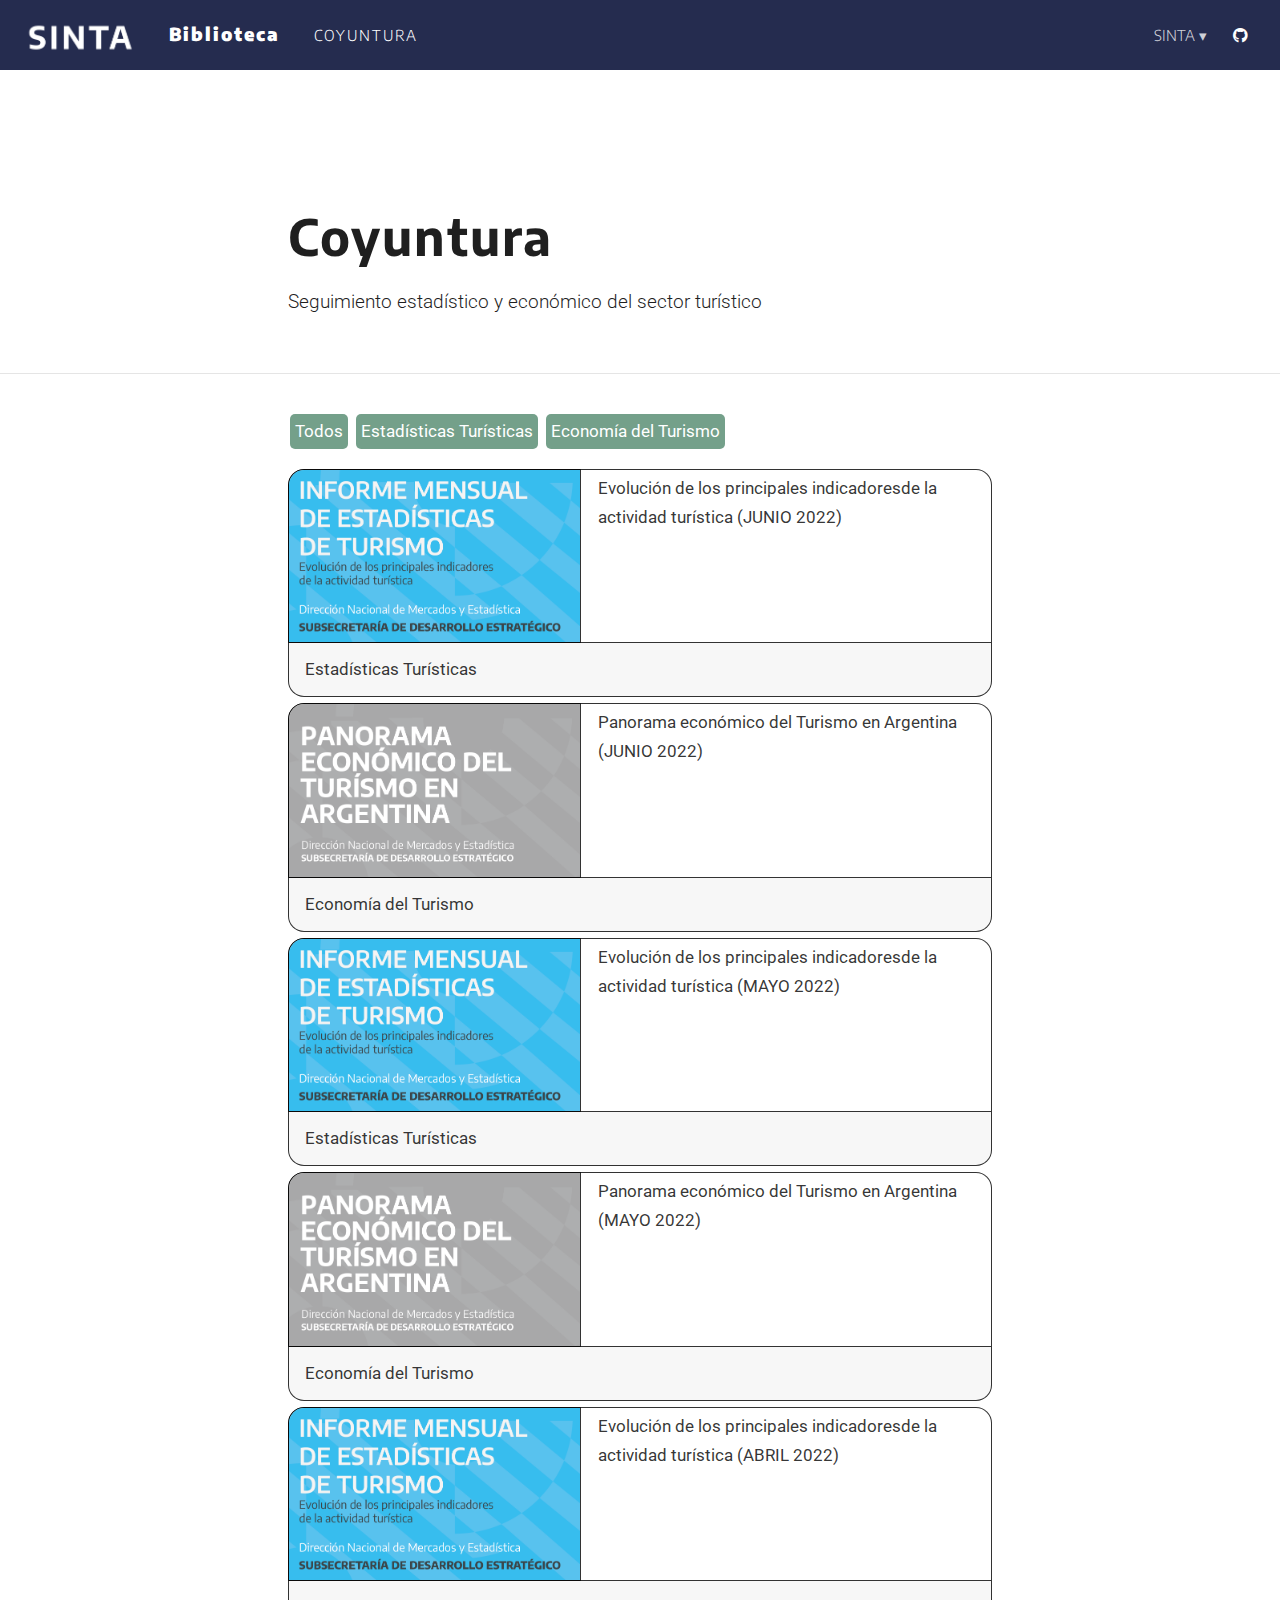
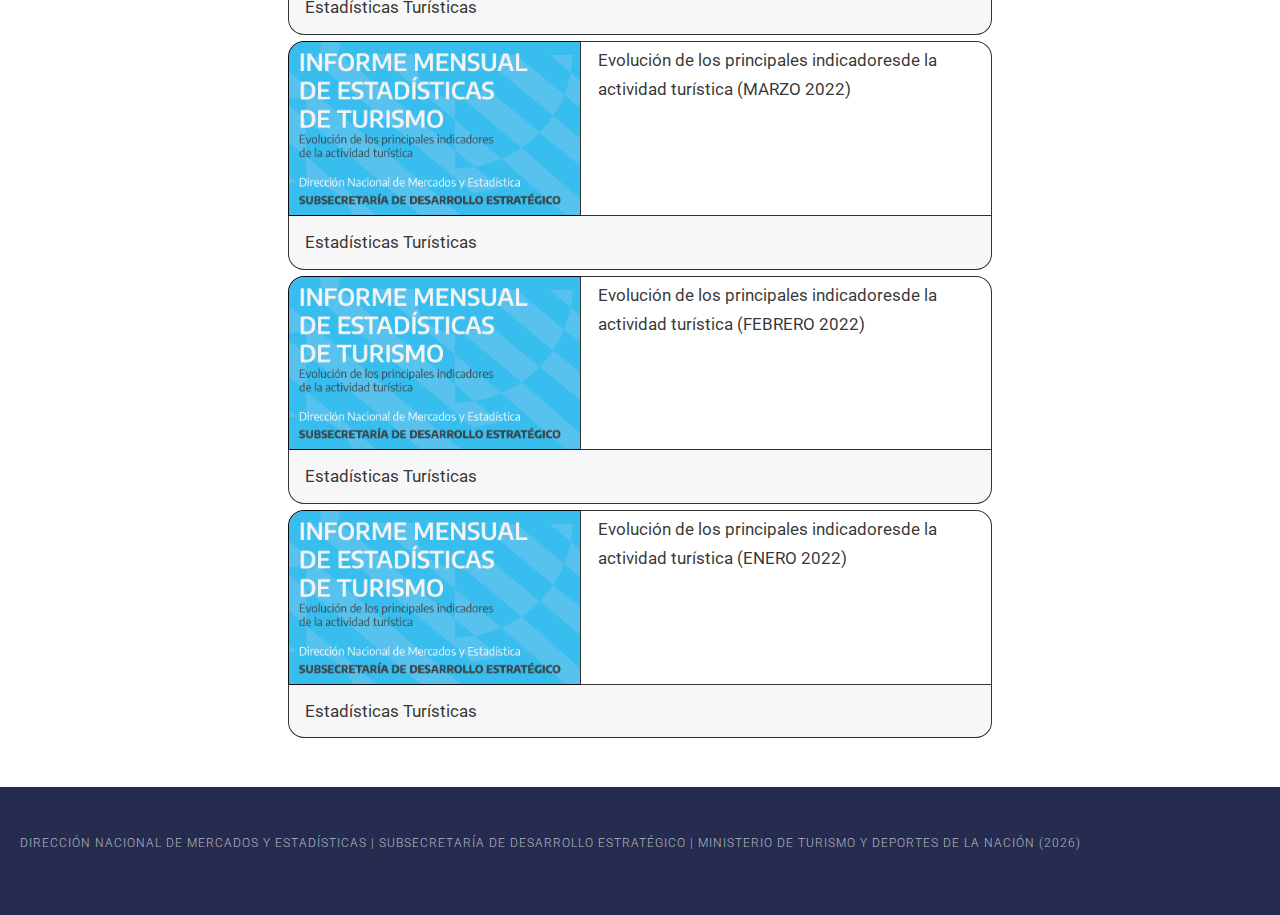
<file: docs/coyuntura.html>
<!DOCTYPE html>

<html xmlns="http://www.w3.org/1999/xhtml" lang="" xml:lang="">

<head>
  <meta charset="utf-8"/>
  <meta name="viewport" content="width=device-width, initial-scale=1"/>
  <meta http-equiv="X-UA-Compatible" content="IE=Edge,chrome=1"/>
  <meta name="generator" content="distill" />

  <style type="text/css">
  /* Hide doc at startup (prevent jankiness while JS renders/transforms) */
  body {
    visibility: hidden;
  }
  </style>

 <!--radix_placeholder_import_source-->
 <!--/radix_placeholder_import_source-->

<style type="text/css">code{white-space: pre;}</style>
<style type="text/css" data-origin="pandoc">
pre > code.sourceCode { white-space: pre; position: relative; }
pre > code.sourceCode > span { display: inline-block; line-height: 1.25; }
pre > code.sourceCode > span:empty { height: 1.2em; }
.sourceCode { overflow: visible; }
code.sourceCode > span { color: inherit; text-decoration: inherit; }
div.sourceCode { margin: 1em 0; }
pre.sourceCode { margin: 0; }
@media screen {
div.sourceCode { overflow: auto; }
}
@media print {
pre > code.sourceCode { white-space: pre-wrap; }
pre > code.sourceCode > span { text-indent: -5em; padding-left: 5em; }
}
pre.numberSource code
  { counter-reset: source-line 0; }
pre.numberSource code > span
  { position: relative; left: -4em; counter-increment: source-line; }
pre.numberSource code > span > a:first-child::before
  { content: counter(source-line);
    position: relative; left: -1em; text-align: right; vertical-align: baseline;
    border: none; display: inline-block;
    -webkit-touch-callout: none; -webkit-user-select: none;
    -khtml-user-select: none; -moz-user-select: none;
    -ms-user-select: none; user-select: none;
    padding: 0 4px; width: 4em;
    color: #aaaaaa;
  }
pre.numberSource { margin-left: 3em; border-left: 1px solid #aaaaaa;  padding-left: 4px; }
div.sourceCode
  {   }
@media screen {
pre > code.sourceCode > span > a:first-child::before { text-decoration: underline; }
}
code span.al { color: #ad0000; } /* Alert */
code span.an { color: #5e5e5e; } /* Annotation */
code span.at { } /* Attribute */
code span.bn { color: #ad0000; } /* BaseN */
code span.bu { } /* BuiltIn */
code span.cf { color: #007ba5; } /* ControlFlow */
code span.ch { color: #20794d; } /* Char */
code span.cn { color: #8f5902; } /* Constant */
code span.co { color: #5e5e5e; } /* Comment */
code span.cv { color: #5e5e5e; font-style: italic; } /* CommentVar */
code span.do { color: #5e5e5e; font-style: italic; } /* Documentation */
code span.dt { color: #ad0000; } /* DataType */
code span.dv { color: #ad0000; } /* DecVal */
code span.er { color: #ad0000; } /* Error */
code span.ex { } /* Extension */
code span.fl { color: #ad0000; } /* Float */
code span.fu { color: #4758ab; } /* Function */
code span.im { } /* Import */
code span.in { color: #5e5e5e; } /* Information */
code span.kw { color: #007ba5; } /* Keyword */
code span.op { color: #5e5e5e; } /* Operator */
code span.ot { color: #007ba5; } /* Other */
code span.pp { color: #ad0000; } /* Preprocessor */
code span.sc { color: #5e5e5e; } /* SpecialChar */
code span.ss { color: #20794d; } /* SpecialString */
code span.st { color: #20794d; } /* String */
code span.va { color: #111111; } /* Variable */
code span.vs { color: #20794d; } /* VerbatimString */
code span.wa { color: #5e5e5e; font-style: italic; } /* Warning */
</style>


  <!--radix_placeholder_meta_tags-->
  <title>Biblioteca: Coyuntura</title>

  <meta property="description" itemprop="description" content="Seguimiento estadístico y económico del sector turístico"/>

  <link rel="icon" type="image/vnd.microsoft.icon" href="img/favicon.ico"/>


  <!--  https://developers.facebook.com/docs/sharing/webmasters#markup -->
  <meta property="og:title" content="Biblioteca: Coyuntura"/>
  <meta property="og:type" content="article"/>
  <meta property="og:description" content="Seguimiento estadístico y económico del sector turístico"/>
  <meta property="og:locale" content="en_US"/>
  <meta property="og:site_name" content="Biblioteca"/>

  <!--  https://dev.twitter.com/cards/types/summary -->
  <meta property="twitter:card" content="summary"/>
  <meta property="twitter:title" content="Biblioteca: Coyuntura"/>
  <meta property="twitter:description" content="Seguimiento estadístico y económico del sector turístico"/>

  <!--/radix_placeholder_meta_tags-->
  <!--radix_placeholder_rmarkdown_metadata-->

  <script type="text/json" id="radix-rmarkdown-metadata">
  {"type":"list","attributes":{"names":{"type":"character","attributes":{},"value":["title","description","output"]}},"value":[{"type":"character","attributes":{},"value":["Coyuntura"]},{"type":"character","attributes":{},"value":["Seguimiento estadístico y económico del sector turístico\n"]},{"type":"character","attributes":{},"value":["distill::distill_article"]}]}
  </script>
  <!--/radix_placeholder_rmarkdown_metadata-->
  <!--radix_placeholder_navigation_in_header-->
  <meta name="distill:offset" content=""/>

  <script type="application/javascript">

    window.headroom_prevent_pin = false;

    window.document.addEventListener("DOMContentLoaded", function (event) {

      // initialize headroom for banner
      var header = $('header').get(0);
      var headerHeight = header.offsetHeight;
      var headroom = new Headroom(header, {
        tolerance: 5,
        onPin : function() {
          if (window.headroom_prevent_pin) {
            window.headroom_prevent_pin = false;
            headroom.unpin();
          }
        }
      });
      headroom.init();
      if(window.location.hash)
        headroom.unpin();
      $(header).addClass('headroom--transition');

      // offset scroll location for banner on hash change
      // (see: https://github.com/WickyNilliams/headroom.js/issues/38)
      window.addEventListener("hashchange", function(event) {
        window.scrollTo(0, window.pageYOffset - (headerHeight + 25));
      });

      // responsive menu
      $('.distill-site-header').each(function(i, val) {
        var topnav = $(this);
        var toggle = topnav.find('.nav-toggle');
        toggle.on('click', function() {
          topnav.toggleClass('responsive');
        });
      });

      // nav dropdowns
      $('.nav-dropbtn').click(function(e) {
        $(this).next('.nav-dropdown-content').toggleClass('nav-dropdown-active');
        $(this).parent().siblings('.nav-dropdown')
           .children('.nav-dropdown-content').removeClass('nav-dropdown-active');
      });
      $("body").click(function(e){
        $('.nav-dropdown-content').removeClass('nav-dropdown-active');
      });
      $(".nav-dropdown").click(function(e){
        e.stopPropagation();
      });
    });
  </script>

  <style type="text/css">

  /* Theme (user-documented overrideables for nav appearance) */

  .distill-site-nav {
    color: rgba(255, 255, 255, 0.8);
    background-color: #0F2E3D;
    font-size: 15px;
    font-weight: 300;
  }

  .distill-site-nav a {
    color: inherit;
    text-decoration: none;
  }

  .distill-site-nav a:hover {
    color: white;
  }

  @media print {
    .distill-site-nav {
      display: none;
    }
  }

  .distill-site-header {

  }

  .distill-site-footer {

  }


  /* Site Header */

  .distill-site-header {
    width: 100%;
    box-sizing: border-box;
    z-index: 3;
  }

  .distill-site-header .nav-left {
    display: inline-block;
    margin-left: 8px;
  }

  @media screen and (max-width: 768px) {
    .distill-site-header .nav-left {
      margin-left: 0;
    }
  }


  .distill-site-header .nav-right {
    float: right;
    margin-right: 8px;
  }

  .distill-site-header a,
  .distill-site-header .title {
    display: inline-block;
    text-align: center;
    padding: 14px 10px 14px 10px;
  }

  .distill-site-header .title {
    font-size: 18px;
    min-width: 150px;
  }

  .distill-site-header .logo {
    padding: 0;
  }

  .distill-site-header .logo img {
    display: none;
    max-height: 20px;
    width: auto;
    margin-bottom: -4px;
  }

  .distill-site-header .nav-image img {
    max-height: 18px;
    width: auto;
    display: inline-block;
    margin-bottom: -3px;
  }



  @media screen and (min-width: 1000px) {
    .distill-site-header .logo img {
      display: inline-block;
    }
    .distill-site-header .nav-left {
      margin-left: 20px;
    }
    .distill-site-header .nav-right {
      margin-right: 20px;
    }
    .distill-site-header .title {
      padding-left: 12px;
    }
  }


  .distill-site-header .nav-toggle {
    display: none;
  }

  .nav-dropdown {
    display: inline-block;
    position: relative;
  }

  .nav-dropdown .nav-dropbtn {
    border: none;
    outline: none;
    color: rgba(255, 255, 255, 0.8);
    padding: 16px 10px;
    background-color: transparent;
    font-family: inherit;
    font-size: inherit;
    font-weight: inherit;
    margin: 0;
    margin-top: 1px;
    z-index: 2;
  }

  .nav-dropdown-content {
    display: none;
    position: absolute;
    background-color: white;
    min-width: 200px;
    border: 1px solid rgba(0,0,0,0.15);
    border-radius: 4px;
    box-shadow: 0px 8px 16px 0px rgba(0,0,0,0.1);
    z-index: 1;
    margin-top: 2px;
    white-space: nowrap;
    padding-top: 4px;
    padding-bottom: 4px;
  }

  .nav-dropdown-content hr {
    margin-top: 4px;
    margin-bottom: 4px;
    border: none;
    border-bottom: 1px solid rgba(0, 0, 0, 0.1);
  }

  .nav-dropdown-active {
    display: block;
  }

  .nav-dropdown-content a, .nav-dropdown-content .nav-dropdown-header {
    color: black;
    padding: 6px 24px;
    text-decoration: none;
    display: block;
    text-align: left;
  }

  .nav-dropdown-content .nav-dropdown-header {
    display: block;
    padding: 5px 24px;
    padding-bottom: 0;
    text-transform: uppercase;
    font-size: 14px;
    color: #999999;
    white-space: nowrap;
  }

  .nav-dropdown:hover .nav-dropbtn {
    color: white;
  }

  .nav-dropdown-content a:hover {
    background-color: #ddd;
    color: black;
  }

  .nav-right .nav-dropdown-content {
    margin-left: -45%;
    right: 0;
  }

  @media screen and (max-width: 768px) {
    .distill-site-header a, .distill-site-header .nav-dropdown  {display: none;}
    .distill-site-header a.nav-toggle {
      float: right;
      display: block;
    }
    .distill-site-header .title {
      margin-left: 0;
    }
    .distill-site-header .nav-right {
      margin-right: 0;
    }
    .distill-site-header {
      overflow: hidden;
    }
    .nav-right .nav-dropdown-content {
      margin-left: 0;
    }
  }


  @media screen and (max-width: 768px) {
    .distill-site-header.responsive {position: relative; min-height: 500px; }
    .distill-site-header.responsive a.nav-toggle {
      position: absolute;
      right: 0;
      top: 0;
    }
    .distill-site-header.responsive a,
    .distill-site-header.responsive .nav-dropdown {
      display: block;
      text-align: left;
    }
    .distill-site-header.responsive .nav-left,
    .distill-site-header.responsive .nav-right {
      width: 100%;
    }
    .distill-site-header.responsive .nav-dropdown {float: none;}
    .distill-site-header.responsive .nav-dropdown-content {position: relative;}
    .distill-site-header.responsive .nav-dropdown .nav-dropbtn {
      display: block;
      width: 100%;
      text-align: left;
    }
  }

  /* Site Footer */

  .distill-site-footer {
    width: 100%;
    overflow: hidden;
    box-sizing: border-box;
    z-index: 3;
    margin-top: 30px;
    padding-top: 30px;
    padding-bottom: 30px;
    text-align: center;
  }

  /* Headroom */

  d-title {
    padding-top: 6rem;
  }

  @media print {
    d-title {
      padding-top: 4rem;
    }
  }

  .headroom {
    z-index: 1000;
    position: fixed;
    top: 0;
    left: 0;
    right: 0;
  }

  .headroom--transition {
    transition: all .4s ease-in-out;
  }

  .headroom--unpinned {
    top: -100px;
  }

  .headroom--pinned {
    top: 0;
  }

  /* adjust viewport for navbar height */
  /* helps vertically center bootstrap (non-distill) content */
  .min-vh-100 {
    min-height: calc(100vh - 100px) !important;
  }

  </style>

  <script src="site_libs/jquery-3.6.0/jquery-3.6.0.min.js"></script>
  <link href="site_libs/font-awesome-5.1.0/css/all.css" rel="stylesheet"/>
  <link href="site_libs/font-awesome-5.1.0/css/v4-shims.css" rel="stylesheet"/>
  <script src="site_libs/headroom-0.9.4/headroom.min.js"></script>
  <script src="site_libs/autocomplete-0.37.1/autocomplete.min.js"></script>
  <script src="site_libs/fuse-6.4.1/fuse.min.js"></script>

  <script type="application/javascript">

  function getMeta(metaName) {
    var metas = document.getElementsByTagName('meta');
    for (let i = 0; i < metas.length; i++) {
      if (metas[i].getAttribute('name') === metaName) {
        return metas[i].getAttribute('content');
      }
    }
    return '';
  }

  function offsetURL(url) {
    var offset = getMeta('distill:offset');
    return offset ? offset + '/' + url : url;
  }

  function createFuseIndex() {

    // create fuse index
    var options = {
      keys: [
        { name: 'title', weight: 20 },
        { name: 'categories', weight: 15 },
        { name: 'description', weight: 10 },
        { name: 'contents', weight: 5 },
      ],
      ignoreLocation: true,
      threshold: 0
    };
    var fuse = new window.Fuse([], options);

    // fetch the main search.json
    return fetch(offsetURL('search.json'))
      .then(function(response) {
        if (response.status == 200) {
          return response.json().then(function(json) {
            // index main articles
            json.articles.forEach(function(article) {
              fuse.add(article);
            });
            // download collections and index their articles
            return Promise.all(json.collections.map(function(collection) {
              return fetch(offsetURL(collection)).then(function(response) {
                if (response.status === 200) {
                  return response.json().then(function(articles) {
                    articles.forEach(function(article) {
                      fuse.add(article);
                    });
                  })
                } else {
                  return Promise.reject(
                    new Error('Unexpected status from search index request: ' +
                              response.status)
                  );
                }
              });
            })).then(function() {
              return fuse;
            });
          });

        } else {
          return Promise.reject(
            new Error('Unexpected status from search index request: ' +
                        response.status)
          );
        }
      });
  }

  window.document.addEventListener("DOMContentLoaded", function (event) {

    // get search element (bail if we don't have one)
    var searchEl = window.document.getElementById('distill-search');
    if (!searchEl)
      return;

    createFuseIndex()
      .then(function(fuse) {

        // make search box visible
        searchEl.classList.remove('hidden');

        // initialize autocomplete
        var options = {
          autoselect: true,
          hint: false,
          minLength: 2,
        };
        window.autocomplete(searchEl, options, [{
          source: function(query, callback) {
            const searchOptions = {
              isCaseSensitive: false,
              shouldSort: true,
              minMatchCharLength: 2,
              limit: 10,
            };
            var results = fuse.search(query, searchOptions);
            callback(results
              .map(function(result) { return result.item; })
            );
          },
          templates: {
            suggestion: function(suggestion) {
              var img = suggestion.preview && Object.keys(suggestion.preview).length > 0
                ? `<img src="${offsetURL(suggestion.preview)}"</img>`
                : '';
              var html = `
                <div class="search-item">
                  <h3>${suggestion.title}</h3>
                  <div class="search-item-description">
                    ${suggestion.description || ''}
                  </div>
                  <div class="search-item-preview">
                    ${img}
                  </div>
                </div>
              `;
              return html;
            }
          }
        }]).on('autocomplete:selected', function(event, suggestion) {
          window.location.href = offsetURL(suggestion.path);
        });
        // remove inline display style on autocompleter (we want to
        // manage responsive display via css)
        $('.algolia-autocomplete').css("display", "");
      })
      .catch(function(error) {
        console.log(error);
      });

  });

  </script>

  <style type="text/css">

  .nav-search {
    font-size: x-small;
  }

  /* Algolioa Autocomplete */

  .algolia-autocomplete {
    display: inline-block;
    margin-left: 10px;
    vertical-align: sub;
    background-color: white;
    color: black;
    padding: 6px;
    padding-top: 8px;
    padding-bottom: 0;
    border-radius: 6px;
    border: 1px #0F2E3D solid;
    width: 180px;
  }


  @media screen and (max-width: 768px) {
    .distill-site-nav .algolia-autocomplete {
      display: none;
      visibility: hidden;
    }
    .distill-site-nav.responsive .algolia-autocomplete {
      display: inline-block;
      visibility: visible;
    }
    .distill-site-nav.responsive .algolia-autocomplete .aa-dropdown-menu {
      margin-left: 0;
      width: 400px;
      max-height: 400px;
    }
  }

  .algolia-autocomplete .aa-input, .algolia-autocomplete .aa-hint {
    width: 90%;
    outline: none;
    border: none;
  }

  .algolia-autocomplete .aa-hint {
    color: #999;
  }
  .algolia-autocomplete .aa-dropdown-menu {
    width: 550px;
    max-height: 70vh;
    overflow-x: visible;
    overflow-y: scroll;
    padding: 5px;
    margin-top: 3px;
    margin-left: -150px;
    background-color: #fff;
    border-radius: 5px;
    border: 1px solid #999;
    border-top: none;
  }

  .algolia-autocomplete .aa-dropdown-menu .aa-suggestion {
    cursor: pointer;
    padding: 5px 4px;
    border-bottom: 1px solid #eee;
  }

  .algolia-autocomplete .aa-dropdown-menu .aa-suggestion:last-of-type {
    border-bottom: none;
    margin-bottom: 2px;
  }

  .algolia-autocomplete .aa-dropdown-menu .aa-suggestion .search-item {
    overflow: hidden;
    font-size: 0.8em;
    line-height: 1.4em;
  }

  .algolia-autocomplete .aa-dropdown-menu .aa-suggestion .search-item h3 {
    font-size: 1rem;
    margin-block-start: 0;
    margin-block-end: 5px;
  }

  .algolia-autocomplete .aa-dropdown-menu .aa-suggestion .search-item-description {
    display: inline-block;
    overflow: hidden;
    height: 2.8em;
    width: 80%;
    margin-right: 4%;
  }

  .algolia-autocomplete .aa-dropdown-menu .aa-suggestion .search-item-preview {
    display: inline-block;
    width: 15%;
  }

  .algolia-autocomplete .aa-dropdown-menu .aa-suggestion .search-item-preview img {
    height: 3em;
    width: auto;
    display: none;
  }

  .algolia-autocomplete .aa-dropdown-menu .aa-suggestion .search-item-preview img[src] {
    display: initial;
  }

  .algolia-autocomplete .aa-dropdown-menu .aa-suggestion.aa-cursor {
    background-color: #eee;
  }
  .algolia-autocomplete .aa-dropdown-menu .aa-suggestion em {
    font-weight: bold;
    font-style: normal;
  }

  </style>


  <!--/radix_placeholder_navigation_in_header-->
  <!--radix_placeholder_distill-->

  <style type="text/css">

  body {
    background-color: white;
  }

  .pandoc-table {
    width: 100%;
  }

  .pandoc-table>caption {
    margin-bottom: 10px;
  }

  .pandoc-table th:not([align]) {
    text-align: left;
  }

  .pagedtable-footer {
    font-size: 15px;
  }

  d-byline .byline {
    grid-template-columns: 2fr 2fr;
  }

  d-byline .byline h3 {
    margin-block-start: 1.5em;
  }

  d-byline .byline .authors-affiliations h3 {
    margin-block-start: 0.5em;
  }

  .authors-affiliations .orcid-id {
    width: 16px;
    height:16px;
    margin-left: 4px;
    margin-right: 4px;
    vertical-align: middle;
    padding-bottom: 2px;
  }

  d-title .dt-tags {
    margin-top: 1em;
    grid-column: text;
  }

  .dt-tags .dt-tag {
    text-decoration: none;
    display: inline-block;
    color: rgba(0,0,0,0.6);
    padding: 0em 0.4em;
    margin-right: 0.5em;
    margin-bottom: 0.4em;
    font-size: 70%;
    border: 1px solid rgba(0,0,0,0.2);
    border-radius: 3px;
    text-transform: uppercase;
    font-weight: 500;
  }

  d-article table.gt_table td,
  d-article table.gt_table th {
    border-bottom: none;
  }

  .html-widget {
    margin-bottom: 2.0em;
  }

  .l-screen-inset {
    padding-right: 16px;
  }

  .l-screen .caption {
    margin-left: 10px;
  }

  .shaded {
    background: rgb(247, 247, 247);
    padding-top: 20px;
    padding-bottom: 20px;
    border-top: 1px solid rgba(0, 0, 0, 0.1);
    border-bottom: 1px solid rgba(0, 0, 0, 0.1);
  }

  .shaded .html-widget {
    margin-bottom: 0;
    border: 1px solid rgba(0, 0, 0, 0.1);
  }

  .shaded .shaded-content {
    background: white;
  }

  .text-output {
    margin-top: 0;
    line-height: 1.5em;
  }

  .hidden {
    display: none !important;
  }

  d-article {
    padding-top: 2.5rem;
    padding-bottom: 30px;
  }

  d-appendix {
    padding-top: 30px;
  }

  d-article>p>img {
    width: 100%;
  }

  d-article h2 {
    margin: 1rem 0 1.5rem 0;
  }

  d-article h3 {
    margin-top: 1.5rem;
  }

  d-article iframe {
    border: 1px solid rgba(0, 0, 0, 0.1);
    margin-bottom: 2.0em;
    width: 100%;
  }

  /* Tweak code blocks */

  d-article div.sourceCode code,
  d-article pre code {
    font-family: Consolas, Monaco, 'Andale Mono', 'Ubuntu Mono', monospace;
  }

  d-article pre,
  d-article div.sourceCode,
  d-article div.sourceCode pre {
    overflow: auto;
  }

  d-article div.sourceCode {
    background-color: white;
  }

  d-article div.sourceCode pre {
    padding-left: 10px;
    font-size: 12px;
    border-left: 2px solid rgba(0,0,0,0.1);
  }

  d-article pre {
    font-size: 12px;
    color: black;
    background: none;
    margin-top: 0;
    text-align: left;
    white-space: pre;
    word-spacing: normal;
    word-break: normal;
    word-wrap: normal;
    line-height: 1.5;

    -moz-tab-size: 4;
    -o-tab-size: 4;
    tab-size: 4;

    -webkit-hyphens: none;
    -moz-hyphens: none;
    -ms-hyphens: none;
    hyphens: none;
  }

  d-article pre a {
    border-bottom: none;
  }

  d-article pre a:hover {
    border-bottom: none;
    text-decoration: underline;
  }

  d-article details {
    grid-column: text;
    margin-bottom: 0.8em;
  }

  @media(min-width: 768px) {

  d-article pre,
  d-article div.sourceCode,
  d-article div.sourceCode pre {
    overflow: visible !important;
  }

  d-article div.sourceCode pre {
    padding-left: 18px;
    font-size: 14px;
  }

  d-article pre {
    font-size: 14px;
  }

  }

  figure img.external {
    background: white;
    border: 1px solid rgba(0, 0, 0, 0.1);
    box-shadow: 0 1px 8px rgba(0, 0, 0, 0.1);
    padding: 18px;
    box-sizing: border-box;
  }

  /* CSS for d-contents */

  .d-contents {
    grid-column: text;
    color: rgba(0,0,0,0.8);
    font-size: 0.9em;
    padding-bottom: 1em;
    margin-bottom: 1em;
    padding-bottom: 0.5em;
    margin-bottom: 1em;
    padding-left: 0.25em;
    justify-self: start;
  }

  @media(min-width: 1000px) {
    .d-contents.d-contents-float {
      height: 0;
      grid-column-start: 1;
      grid-column-end: 4;
      justify-self: center;
      padding-right: 3em;
      padding-left: 2em;
    }
  }

  .d-contents nav h3 {
    font-size: 18px;
    margin-top: 0;
    margin-bottom: 1em;
  }

  .d-contents li {
    list-style-type: none
  }

  .d-contents nav > ul {
    padding-left: 0;
  }

  .d-contents ul {
    padding-left: 1em
  }

  .d-contents nav ul li {
    margin-top: 0.6em;
    margin-bottom: 0.2em;
  }

  .d-contents nav a {
    font-size: 13px;
    border-bottom: none;
    text-decoration: none
    color: rgba(0, 0, 0, 0.8);
  }

  .d-contents nav a:hover {
    text-decoration: underline solid rgba(0, 0, 0, 0.6)
  }

  .d-contents nav > ul > li > a {
    font-weight: 600;
  }

  .d-contents nav > ul > li > ul {
    font-weight: inherit;
  }

  .d-contents nav > ul > li > ul > li {
    margin-top: 0.2em;
  }


  .d-contents nav ul {
    margin-top: 0;
    margin-bottom: 0.25em;
  }

  .d-article-with-toc h2:nth-child(2) {
    margin-top: 0;
  }


  /* Figure */

  .figure {
    position: relative;
    margin-bottom: 2.5em;
    margin-top: 1.5em;
  }

  .figure img {
    width: 100%;
  }

  .figure .caption {
    color: rgba(0, 0, 0, 0.6);
    font-size: 12px;
    line-height: 1.5em;
  }

  .figure img.external {
    background: white;
    border: 1px solid rgba(0, 0, 0, 0.1);
    box-shadow: 0 1px 8px rgba(0, 0, 0, 0.1);
    padding: 18px;
    box-sizing: border-box;
  }

  .figure .caption a {
    color: rgba(0, 0, 0, 0.6);
  }

  .figure .caption b,
  .figure .caption strong, {
    font-weight: 600;
    color: rgba(0, 0, 0, 1.0);
  }

  /* Citations */

  d-article .citation {
    color: inherit;
    cursor: inherit;
  }

  div.hanging-indent{
    margin-left: 1em; text-indent: -1em;
  }

  /* Citation hover box */

  .tippy-box[data-theme~=light-border] {
    background-color: rgba(250, 250, 250, 0.95);
  }

  .tippy-content > p {
    margin-bottom: 0;
    padding: 2px;
  }


  /* Tweak 1000px media break to show more text */

  @media(min-width: 1000px) {
    .base-grid,
    distill-header,
    d-title,
    d-abstract,
    d-article,
    d-appendix,
    distill-appendix,
    d-byline,
    d-footnote-list,
    d-citation-list,
    distill-footer {
      grid-template-columns: [screen-start] 1fr [page-start kicker-start] 80px [middle-start] 50px [text-start kicker-end] 65px 65px 65px 65px 65px 65px 65px 65px [text-end gutter-start] 65px [middle-end] 65px [page-end gutter-end] 1fr [screen-end];
      grid-column-gap: 16px;
    }

    .grid {
      grid-column-gap: 16px;
    }

    d-article {
      font-size: 1.06rem;
      line-height: 1.7em;
    }
    figure .caption, .figure .caption, figure figcaption {
      font-size: 13px;
    }
  }

  @media(min-width: 1180px) {
    .base-grid,
    distill-header,
    d-title,
    d-abstract,
    d-article,
    d-appendix,
    distill-appendix,
    d-byline,
    d-footnote-list,
    d-citation-list,
    distill-footer {
      grid-template-columns: [screen-start] 1fr [page-start kicker-start] 60px [middle-start] 60px [text-start kicker-end] 60px 60px 60px 60px 60px 60px 60px 60px [text-end gutter-start] 60px [middle-end] 60px [page-end gutter-end] 1fr [screen-end];
      grid-column-gap: 32px;
    }

    .grid {
      grid-column-gap: 32px;
    }
  }


  /* Get the citation styles for the appendix (not auto-injected on render since
     we do our own rendering of the citation appendix) */

  d-appendix .citation-appendix,
  .d-appendix .citation-appendix {
    font-size: 11px;
    line-height: 15px;
    border-left: 1px solid rgba(0, 0, 0, 0.1);
    padding-left: 18px;
    border: 1px solid rgba(0,0,0,0.1);
    background: rgba(0, 0, 0, 0.02);
    padding: 10px 18px;
    border-radius: 3px;
    color: rgba(150, 150, 150, 1);
    overflow: hidden;
    margin-top: -12px;
    white-space: pre-wrap;
    word-wrap: break-word;
  }

  /* Include appendix styles here so they can be overridden */

  d-appendix {
    contain: layout style;
    font-size: 0.8em;
    line-height: 1.7em;
    margin-top: 60px;
    margin-bottom: 0;
    border-top: 1px solid rgba(0, 0, 0, 0.1);
    color: rgba(0,0,0,0.5);
    padding-top: 60px;
    padding-bottom: 48px;
  }

  d-appendix h3 {
    grid-column: page-start / text-start;
    font-size: 15px;
    font-weight: 500;
    margin-top: 1em;
    margin-bottom: 0;
    color: rgba(0,0,0,0.65);
  }

  d-appendix h3 + * {
    margin-top: 1em;
  }

  d-appendix ol {
    padding: 0 0 0 15px;
  }

  @media (min-width: 768px) {
    d-appendix ol {
      padding: 0 0 0 30px;
      margin-left: -30px;
    }
  }

  d-appendix li {
    margin-bottom: 1em;
  }

  d-appendix a {
    color: rgba(0, 0, 0, 0.6);
  }

  d-appendix > * {
    grid-column: text;
  }

  d-appendix > d-footnote-list,
  d-appendix > d-citation-list,
  d-appendix > distill-appendix {
    grid-column: screen;
  }

  /* Include footnote styles here so they can be overridden */

  d-footnote-list {
    contain: layout style;
  }

  d-footnote-list > * {
    grid-column: text;
  }

  d-footnote-list a.footnote-backlink {
    color: rgba(0,0,0,0.3);
    padding-left: 0.5em;
  }



  /* Anchor.js */

  .anchorjs-link {
    /*transition: all .25s linear; */
    text-decoration: none;
    border-bottom: none;
  }
  *:hover > .anchorjs-link {
    margin-left: -1.125em !important;
    text-decoration: none;
    border-bottom: none;
  }

  /* Social footer */

  .social_footer {
    margin-top: 30px;
    margin-bottom: 0;
    color: rgba(0,0,0,0.67);
  }

  .disqus-comments {
    margin-right: 30px;
  }

  .disqus-comment-count {
    border-bottom: 1px solid rgba(0, 0, 0, 0.4);
    cursor: pointer;
  }

  #disqus_thread {
    margin-top: 30px;
  }

  .article-sharing a {
    border-bottom: none;
    margin-right: 8px;
  }

  .article-sharing a:hover {
    border-bottom: none;
  }

  .sidebar-section.subscribe {
    font-size: 12px;
    line-height: 1.6em;
  }

  .subscribe p {
    margin-bottom: 0.5em;
  }


  .article-footer .subscribe {
    font-size: 15px;
    margin-top: 45px;
  }


  .sidebar-section.custom {
    font-size: 12px;
    line-height: 1.6em;
  }

  .custom p {
    margin-bottom: 0.5em;
  }

  /* Styles for listing layout (hide title) */
  .layout-listing d-title, .layout-listing .d-title {
    display: none;
  }

  /* Styles for posts lists (not auto-injected) */


  .posts-with-sidebar {
    padding-left: 45px;
    padding-right: 45px;
  }

  .posts-list .description h2,
  .posts-list .description p {
    font-family: -apple-system, BlinkMacSystemFont, "Segoe UI", Roboto, Oxygen, Ubuntu, Cantarell, "Fira Sans", "Droid Sans", "Helvetica Neue", Arial, sans-serif;
  }

  .posts-list .description h2 {
    font-weight: 700;
    border-bottom: none;
    padding-bottom: 0;
  }

  .posts-list h2.post-tag {
    border-bottom: 1px solid rgba(0, 0, 0, 0.2);
    padding-bottom: 12px;
  }
  .posts-list {
    margin-top: 60px;
    margin-bottom: 24px;
  }

  .posts-list .post-preview {
    text-decoration: none;
    overflow: hidden;
    display: block;
    border-bottom: 1px solid rgba(0, 0, 0, 0.1);
    padding: 24px 0;
  }

  .post-preview-last {
    border-bottom: none !important;
  }

  .posts-list .posts-list-caption {
    grid-column: screen;
    font-weight: 400;
  }

  .posts-list .post-preview h2 {
    margin: 0 0 6px 0;
    line-height: 1.2em;
    font-style: normal;
    font-size: 24px;
  }

  .posts-list .post-preview p {
    margin: 0 0 12px 0;
    line-height: 1.4em;
    font-size: 16px;
  }

  .posts-list .post-preview .thumbnail {
    box-sizing: border-box;
    margin-bottom: 24px;
    position: relative;
    max-width: 500px;
  }
  .posts-list .post-preview img {
    width: 100%;
    display: block;
  }

  .posts-list .metadata {
    font-size: 12px;
    line-height: 1.4em;
    margin-bottom: 18px;
  }

  .posts-list .metadata > * {
    display: inline-block;
  }

  .posts-list .metadata .publishedDate {
    margin-right: 2em;
  }

  .posts-list .metadata .dt-authors {
    display: block;
    margin-top: 0.3em;
    margin-right: 2em;
  }

  .posts-list .dt-tags {
    display: block;
    line-height: 1em;
  }

  .posts-list .dt-tags .dt-tag {
    display: inline-block;
    color: rgba(0,0,0,0.6);
    padding: 0.3em 0.4em;
    margin-right: 0.2em;
    margin-bottom: 0.4em;
    font-size: 60%;
    border: 1px solid rgba(0,0,0,0.2);
    border-radius: 3px;
    text-transform: uppercase;
    font-weight: 500;
  }

  .posts-list img {
    opacity: 1;
  }

  .posts-list img[data-src] {
    opacity: 0;
  }

  .posts-more {
    clear: both;
  }


  .posts-sidebar {
    font-size: 16px;
  }

  .posts-sidebar h3 {
    font-size: 16px;
    margin-top: 0;
    margin-bottom: 0.5em;
    font-weight: 400;
    text-transform: uppercase;
  }

  .sidebar-section {
    margin-bottom: 30px;
  }

  .categories ul {
    list-style-type: none;
    margin: 0;
    padding: 0;
  }

  .categories li {
    color: rgba(0, 0, 0, 0.8);
    margin-bottom: 0;
  }

  .categories li>a {
    border-bottom: none;
  }

  .categories li>a:hover {
    border-bottom: 1px solid rgba(0, 0, 0, 0.4);
  }

  .categories .active {
    font-weight: 600;
  }

  .categories .category-count {
    color: rgba(0, 0, 0, 0.4);
  }


  @media(min-width: 768px) {
    .posts-list .post-preview h2 {
      font-size: 26px;
    }
    .posts-list .post-preview .thumbnail {
      float: right;
      width: 30%;
      margin-bottom: 0;
    }
    .posts-list .post-preview .description {
      float: left;
      width: 45%;
    }
    .posts-list .post-preview .metadata {
      float: left;
      width: 20%;
      margin-top: 8px;
    }
    .posts-list .post-preview p {
      margin: 0 0 12px 0;
      line-height: 1.5em;
      font-size: 16px;
    }
    .posts-with-sidebar .posts-list {
      float: left;
      width: 75%;
    }
    .posts-with-sidebar .posts-sidebar {
      float: right;
      width: 20%;
      margin-top: 60px;
      padding-top: 24px;
      padding-bottom: 24px;
    }
  }


  /* Improve display for browsers without grid (IE/Edge <= 15) */

  .downlevel {
    line-height: 1.6em;
    font-family: -apple-system, BlinkMacSystemFont, "Segoe UI", Roboto, Oxygen, Ubuntu, Cantarell, "Fira Sans", "Droid Sans", "Helvetica Neue", Arial, sans-serif;
    margin: 0;
  }

  .downlevel .d-title {
    padding-top: 6rem;
    padding-bottom: 1.5rem;
  }

  .downlevel .d-title h1 {
    font-size: 50px;
    font-weight: 700;
    line-height: 1.1em;
    margin: 0 0 0.5rem;
  }

  .downlevel .d-title p {
    font-weight: 300;
    font-size: 1.2rem;
    line-height: 1.55em;
    margin-top: 0;
  }

  .downlevel .d-byline {
    padding-top: 0.8em;
    padding-bottom: 0.8em;
    font-size: 0.8rem;
    line-height: 1.8em;
  }

  .downlevel .section-separator {
    border: none;
    border-top: 1px solid rgba(0, 0, 0, 0.1);
  }

  .downlevel .d-article {
    font-size: 1.06rem;
    line-height: 1.7em;
    padding-top: 1rem;
    padding-bottom: 2rem;
  }


  .downlevel .d-appendix {
    padding-left: 0;
    padding-right: 0;
    max-width: none;
    font-size: 0.8em;
    line-height: 1.7em;
    margin-bottom: 0;
    color: rgba(0,0,0,0.5);
    padding-top: 40px;
    padding-bottom: 48px;
  }

  .downlevel .footnotes ol {
    padding-left: 13px;
  }

  .downlevel .base-grid,
  .downlevel .distill-header,
  .downlevel .d-title,
  .downlevel .d-abstract,
  .downlevel .d-article,
  .downlevel .d-appendix,
  .downlevel .distill-appendix,
  .downlevel .d-byline,
  .downlevel .d-footnote-list,
  .downlevel .d-citation-list,
  .downlevel .distill-footer,
  .downlevel .appendix-bottom,
  .downlevel .posts-container {
    padding-left: 40px;
    padding-right: 40px;
  }

  @media(min-width: 768px) {
    .downlevel .base-grid,
    .downlevel .distill-header,
    .downlevel .d-title,
    .downlevel .d-abstract,
    .downlevel .d-article,
    .downlevel .d-appendix,
    .downlevel .distill-appendix,
    .downlevel .d-byline,
    .downlevel .d-footnote-list,
    .downlevel .d-citation-list,
    .downlevel .distill-footer,
    .downlevel .appendix-bottom,
    .downlevel .posts-container {
    padding-left: 150px;
    padding-right: 150px;
    max-width: 900px;
  }
  }

  .downlevel pre code {
    display: block;
    border-left: 2px solid rgba(0, 0, 0, .1);
    padding: 0 0 0 20px;
    font-size: 14px;
  }

  .downlevel code, .downlevel pre {
    color: black;
    background: none;
    font-family: Consolas, Monaco, 'Andale Mono', 'Ubuntu Mono', monospace;
    text-align: left;
    white-space: pre;
    word-spacing: normal;
    word-break: normal;
    word-wrap: normal;
    line-height: 1.5;

    -moz-tab-size: 4;
    -o-tab-size: 4;
    tab-size: 4;

    -webkit-hyphens: none;
    -moz-hyphens: none;
    -ms-hyphens: none;
    hyphens: none;
  }

  .downlevel .posts-list .post-preview {
    color: inherit;
  }



  </style>

  <script type="application/javascript">

  function is_downlevel_browser() {
    if (bowser.isUnsupportedBrowser({ msie: "12", msedge: "16"},
                                   window.navigator.userAgent)) {
      return true;
    } else {
      return window.load_distill_framework === undefined;
    }
  }

  // show body when load is complete
  function on_load_complete() {

    // add anchors
    if (window.anchors) {
      window.anchors.options.placement = 'left';
      window.anchors.add('d-article > h2, d-article > h3, d-article > h4, d-article > h5');
    }


    // set body to visible
    document.body.style.visibility = 'visible';

    // force redraw for leaflet widgets
    if (window.HTMLWidgets) {
      var maps = window.HTMLWidgets.findAll(".leaflet");
      $.each(maps, function(i, el) {
        var map = this.getMap();
        map.invalidateSize();
        map.eachLayer(function(layer) {
          if (layer instanceof L.TileLayer)
            layer.redraw();
        });
      });
    }

    // trigger 'shown' so htmlwidgets resize
    $('d-article').trigger('shown');
  }

  function init_distill() {

    init_common();

    // create front matter
    var front_matter = $('<d-front-matter></d-front-matter>');
    $('#distill-front-matter').wrap(front_matter);

    // create d-title
    $('.d-title').changeElementType('d-title');

    // create d-byline
    var byline = $('<d-byline></d-byline>');
    $('.d-byline').replaceWith(byline);

    // create d-article
    var article = $('<d-article></d-article>');
    $('.d-article').wrap(article).children().unwrap();

    // move posts container into article
    $('.posts-container').appendTo($('d-article'));

    // create d-appendix
    $('.d-appendix').changeElementType('d-appendix');

    // flag indicating that we have appendix items
    var appendix = $('.appendix-bottom').children('h3').length > 0;

    // replace footnotes with <d-footnote>
    $('.footnote-ref').each(function(i, val) {
      appendix = true;
      var href = $(this).attr('href');
      var id = href.replace('#', '');
      var fn = $('#' + id);
      var fn_p = $('#' + id + '>p');
      fn_p.find('.footnote-back').remove();
      var text = fn_p.html();
      var dtfn = $('<d-footnote></d-footnote>');
      dtfn.html(text);
      $(this).replaceWith(dtfn);
    });
    // remove footnotes
    $('.footnotes').remove();

    // move refs into #references-listing
    $('#references-listing').replaceWith($('#refs'));

    $('h1.appendix, h2.appendix').each(function(i, val) {
      $(this).changeElementType('h3');
    });
    $('h3.appendix').each(function(i, val) {
      var id = $(this).attr('id');
      $('.d-contents a[href="#' + id + '"]').parent().remove();
      appendix = true;
      $(this).nextUntil($('h1, h2, h3')).addBack().appendTo($('d-appendix'));
    });

    // show d-appendix if we have appendix content
    $("d-appendix").css('display', appendix ? 'grid' : 'none');

    // localize layout chunks to just output
    $('.layout-chunk').each(function(i, val) {

      // capture layout
      var layout = $(this).attr('data-layout');

      // apply layout to markdown level block elements
      var elements = $(this).children().not('details, div.sourceCode, pre, script');
      elements.each(function(i, el) {
        var layout_div = $('<div class="' + layout + '"></div>');
        if (layout_div.hasClass('shaded')) {
          var shaded_content = $('<div class="shaded-content"></div>');
          $(this).wrap(shaded_content);
          $(this).parent().wrap(layout_div);
        } else {
          $(this).wrap(layout_div);
        }
      });


      // unwrap the layout-chunk div
      $(this).children().unwrap();
    });

    // remove code block used to force  highlighting css
    $('.distill-force-highlighting-css').parent().remove();

    // remove empty line numbers inserted by pandoc when using a
    // custom syntax highlighting theme
    $('code.sourceCode a:empty').remove();

    // load distill framework
    load_distill_framework();

    // wait for window.distillRunlevel == 4 to do post processing
    function distill_post_process() {

      if (!window.distillRunlevel || window.distillRunlevel < 4)
        return;

      // hide author/affiliations entirely if we have no authors
      var front_matter = JSON.parse($("#distill-front-matter").html());
      var have_authors = front_matter.authors && front_matter.authors.length > 0;
      if (!have_authors)
        $('d-byline').addClass('hidden');

      // article with toc class
      $('.d-contents').parent().addClass('d-article-with-toc');

      // strip links that point to #
      $('.authors-affiliations').find('a[href="#"]').removeAttr('href');

      // add orcid ids
      $('.authors-affiliations').find('.author').each(function(i, el) {
        var orcid_id = front_matter.authors[i].orcidID;
        if (orcid_id) {
          var a = $('<a></a>');
          a.attr('href', 'https://orcid.org/' + orcid_id);
          var img = $('<img></img>');
          img.addClass('orcid-id');
          img.attr('alt', 'ORCID ID');
          img.attr('src','[data-uri]');
          a.append(img);
          $(this).append(a);
        }
      });

      // hide elements of author/affiliations grid that have no value
      function hide_byline_column(caption) {
        $('d-byline').find('h3:contains("' + caption + '")').parent().css('visibility', 'hidden');
      }

      // affiliations
      var have_affiliations = false;
      for (var i = 0; i<front_matter.authors.length; ++i) {
        var author = front_matter.authors[i];
        if (author.affiliation !== "&nbsp;") {
          have_affiliations = true;
          break;
        }
      }
      if (!have_affiliations)
        $('d-byline').find('h3:contains("Affiliations")').css('visibility', 'hidden');

      // published date
      if (!front_matter.publishedDate)
        hide_byline_column("Published");

      // document object identifier
      var doi = $('d-byline').find('h3:contains("DOI")');
      var doi_p = doi.next().empty();
      if (!front_matter.doi) {
        // if we have a citation and valid citationText then link to that
        if ($('#citation').length > 0 && front_matter.citationText) {
          doi.html('Citation');
          $('<a href="#citation"></a>')
            .text(front_matter.citationText)
            .appendTo(doi_p);
        } else {
          hide_byline_column("DOI");
        }
      } else {
        $('<a></a>')
           .attr('href', "https://doi.org/" + front_matter.doi)
           .html(front_matter.doi)
           .appendTo(doi_p);
      }

       // change plural form of authors/affiliations
      if (front_matter.authors.length === 1) {
        var grid = $('.authors-affiliations');
        grid.children('h3:contains("Authors")').text('Author');
        grid.children('h3:contains("Affiliations")').text('Affiliation');
      }

      // remove d-appendix and d-footnote-list local styles
      $('d-appendix > style:first-child').remove();
      $('d-footnote-list > style:first-child').remove();

      // move appendix-bottom entries to the bottom
      $('.appendix-bottom').appendTo('d-appendix').children().unwrap();
      $('.appendix-bottom').remove();

      // hoverable references
      $('span.citation[data-cites]').each(function() {
        var refs = $(this).attr('data-cites').split(" ");
        var refHtml = refs.map(function(ref) {
          return "<p>" + $('#ref-' + ref).html() + "</p>";
        }).join("\n");
        window.tippy(this, {
          allowHTML: true,
          content: refHtml,
          maxWidth: 500,
          interactive: true,
          interactiveBorder: 10,
          theme: 'light-border',
          placement: 'bottom-start'
        });
      });

      // clear polling timer
      clearInterval(tid);

      // show body now that everything is ready
      on_load_complete();
    }

    var tid = setInterval(distill_post_process, 50);
    distill_post_process();

  }

  function init_downlevel() {

    init_common();

     // insert hr after d-title
    $('.d-title').after($('<hr class="section-separator"/>'));

    // check if we have authors
    var front_matter = JSON.parse($("#distill-front-matter").html());
    var have_authors = front_matter.authors && front_matter.authors.length > 0;

    // manage byline/border
    if (!have_authors)
      $('.d-byline').remove();
    $('.d-byline').after($('<hr class="section-separator"/>'));
    $('.d-byline a').remove();

    // remove toc
    $('.d-contents').remove();

    // move appendix elements
    $('h1.appendix, h2.appendix').each(function(i, val) {
      $(this).changeElementType('h3');
    });
    $('h3.appendix').each(function(i, val) {
      $(this).nextUntil($('h1, h2, h3')).addBack().appendTo($('.d-appendix'));
    });


    // inject headers into references and footnotes
    var refs_header = $('<h3></h3>');
    refs_header.text('References');
    $('#refs').prepend(refs_header);

    var footnotes_header = $('<h3></h3');
    footnotes_header.text('Footnotes');
    $('.footnotes').children('hr').first().replaceWith(footnotes_header);

    // move appendix-bottom entries to the bottom
    $('.appendix-bottom').appendTo('.d-appendix').children().unwrap();
    $('.appendix-bottom').remove();

    // remove appendix if it's empty
    if ($('.d-appendix').children().length === 0)
      $('.d-appendix').remove();

    // prepend separator above appendix
    $('.d-appendix').before($('<hr class="section-separator" style="clear: both"/>'));

    // trim code
    $('pre>code').each(function(i, val) {
      $(this).html($.trim($(this).html()));
    });

    // move posts-container right before article
    $('.posts-container').insertBefore($('.d-article'));

    $('body').addClass('downlevel');

    on_load_complete();
  }


  function init_common() {

    // jquery plugin to change element types
    (function($) {
      $.fn.changeElementType = function(newType) {
        var attrs = {};

        $.each(this[0].attributes, function(idx, attr) {
          attrs[attr.nodeName] = attr.nodeValue;
        });

        this.replaceWith(function() {
          return $("<" + newType + "/>", attrs).append($(this).contents());
        });
      };
    })(jQuery);

    // prevent underline for linked images
    $('a > img').parent().css({'border-bottom' : 'none'});

    // mark non-body figures created by knitr chunks as 100% width
    $('.layout-chunk').each(function(i, val) {
      var figures = $(this).find('img, .html-widget');
      if ($(this).attr('data-layout') !== "l-body") {
        figures.css('width', '100%');
      } else {
        figures.css('max-width', '100%');
        figures.filter("[width]").each(function(i, val) {
          var fig = $(this);
          fig.css('width', fig.attr('width') + 'px');
        });

      }
    });

    // auto-append index.html to post-preview links in file: protocol
    // and in rstudio ide preview
    $('.post-preview').each(function(i, val) {
      if (window.location.protocol === "file:")
        $(this).attr('href', $(this).attr('href') + "index.html");
    });

    // get rid of index.html references in header
    if (window.location.protocol !== "file:") {
      $('.distill-site-header a[href]').each(function(i,val) {
        $(this).attr('href', $(this).attr('href').replace("index.html", "./"));
      });
    }

    // add class to pandoc style tables
    $('tr.header').parent('thead').parent('table').addClass('pandoc-table');
    $('.kable-table').children('table').addClass('pandoc-table');

    // add figcaption style to table captions
    $('caption').parent('table').addClass("figcaption");

    // initialize posts list
    if (window.init_posts_list)
      window.init_posts_list();

    // implmement disqus comment link
    $('.disqus-comment-count').click(function() {
      window.headroom_prevent_pin = true;
      $('#disqus_thread').toggleClass('hidden');
      if (!$('#disqus_thread').hasClass('hidden')) {
        var offset = $(this).offset();
        $(window).resize();
        $('html, body').animate({
          scrollTop: offset.top - 35
        });
      }
    });
  }

  document.addEventListener('DOMContentLoaded', function() {
    if (is_downlevel_browser())
      init_downlevel();
    else
      window.addEventListener('WebComponentsReady', init_distill);
  });

  </script>

  <!--/radix_placeholder_distill-->
  <script src="site_libs/header-attrs-2.14/header-attrs.js"></script>
  <script src="site_libs/popper-2.6.0/popper.min.js"></script>
  <link href="site_libs/tippy-6.2.7/tippy.css" rel="stylesheet" />
  <link href="site_libs/tippy-6.2.7/tippy-light-border.css" rel="stylesheet" />
  <script src="site_libs/tippy-6.2.7/tippy.umd.min.js"></script>
  <script src="site_libs/anchor-4.2.2/anchor.min.js"></script>
  <script src="site_libs/bowser-1.9.3/bowser.min.js"></script>
  <script src="site_libs/webcomponents-2.0.0/webcomponents.js"></script>
  <script src="site_libs/distill-2.2.21/template.v2.js"></script>
  <!--radix_placeholder_site_in_header-->
  <style type="text/css">
  /* base variables */

  /* Edit the CSS properties in this file to create a custom
     Distill theme. Only edit values in the right column
     for each row; values shown are the CSS defaults.
     To return any property to the default,
     you may set its value to: unset
     All rows must end with a semi-colon.                      */

  /* Optional: embed custom fonts here with `@import`          */
  /* This must remain at the top of this file.                 */
  @import url('https://fonts.googleapis.com/css2?family=Encode+Sans');
  @import url('https://fonts.googleapis.com/css2?family=Roboto');
  @import url('https://fonts.googleapis.com/css2?family=Fira Mono');


  html {
    /*-- Main font sizes --*/
    --title-size:      30px;
    --body-size:       1.0rem;                     /* edited */
    --code-size:       0.9rem;                     /* edited */
    --aside-size:      12px;
    --fig-cap-size:    13px;
    /*-- Main font colors --*/
    --title-color:     #37BBED;
    --heading-color:   #37BBED;
    --body-color:      #383838;                    /* edited */
    --aside-color:     #37BBED;
    --fig-cap-color:   #37BBED;
    /*-- Specify custom fonts ~~~ must be imported above   --*/
    --heading-font:    'Encode', sans-serif;         /* edited */
    --mono-font:       'Fira Mono', monospace;     /* edited */
    --body-font:       'Roboto', sans-serif;         /* edited */
    --navbar-font:     'Encode', sans-serif;   /* edited */
  }



  /*-- WEBSITE HEADER + FOOTER --*/
  /* These properties only apply to Distill sites and blogs  */

  .distill-site-header {
    --title-size:       20px;                      /* edited */
    --text-color:       #FFFFFF;                   /* edited */
    --text-size:        20px;                      /* edited */
    --hover-color:      #383838;                   /* edited */
    --bkgd-color:       rgb(249, 83, 85);          /* edited */
  }

  .distill-site-footer {
    --text-color:       rgba(255, 255, 255, 0.8);
    --text-size:        20px;
    --hover-color:      #EE3D8F;
    --bkgd-color:       #0F2E3D;
  }

  /* PRUEBAS
  /*-- Additional custom styles --*/



  .distill-site-header .logo img{
    max-height: 50px; /* Makes logo bigger, default was 20px */
  }



  .distill-site-header .title {
      font-weight: 900;
  }

  ul > li::marker {
    color: #EE3D8F;
  }

  d-title {
    padding-top: 13rem; /*so that navbar doesn't overlap fixed title */
  }

  h1, h2, h3, h4, h5, h6 {
    margin-top: 20px;
    font-family: "Encode Sans";
    letter-spacing: 2px;
    line-height: 2rem; /* increases, so wrapping headers don't overlap */

  }


  body {
    font-family: "Roboto";
    color: #1f1f1f;
  }



  /* --------------Navbar-------------------- */


  .distill-site-nav a {
    color: black;
    text-decoration: none;
  }


  .distill-site-header{
    padding: 10px 0px;
    font-size: 15px;
    font-family: 'Encode Sans', sans-serif;
    letter-spacing: 2px;


    /* background-image for fade-to-white color of navbar */
    background-color: #37BBED;

  }

  .distill-site-nav a {
    color: #FFFFFF;
    background-color: #37BBED;
    text-decoration: none;
  }

  .distill-site-nav a:hover {
    color: black;
  }


  /* -------------Footer------------------*/

  .distill-site-footer {
    color: #f7f7f7b0;
    background-color: #37BBED;
    margin-top: 0px;
    padding: 50px 20px;
    font-size: 12px;
    letter-spacing: 1px;
    text-transform: uppercase;
    line-height: 12px;
    text-align: left;
  }



  *,
  *::before,
  *::after {
    box-sizing: border-box;
  }

  html {
    font-family: sans-serif;
    line-height: 1.15;
    -webkit-text-size-adjust: 100%;
    -webkit-tap-highlight-color: rgba(0, 0, 0, 0);
  }

  article, aside, figcaption, figure, footer, header, hgroup, main, nav, section {
    display: block;
  }

  body {
    margin: 0;
    text-align: left;
  }

  [tabindex="-1"]:focus:not(:focus-visible) {
    outline: 0 !important;
  }

  hr {
    box-sizing: content-box;
    height: 0;
    overflow: visible;
  }

  h1, h2, h3, h4, h5, h6 {
    margin-top: 0;
    margin-bottom: 0.5rem;
  }

  p {
    margin-top: 0;
    margin-bottom: 1rem;
  }

  abbr[title],
  abbr[data-original-title] {
    text-decoration: underline;
    text-decoration: underline dotted;
    cursor: help;
    border-bottom: 0;
    text-decoration-skip-ink: none;
  }

  address {
    margin-bottom: 1rem;
    font-style: normal;
    line-height: inherit;
  }

  ol,
  ul,
  dl {
    margin-top: 0;
    margin-bottom: 1rem;
  }

  ol ol,
  ul ul,
  ol ul,
  ul ol {
    margin-bottom: 0;
  }

  dd {
    margin-bottom: 0.5rem;
    margin-left: 0;
  }

  blockquote {
    margin: 0 0 1rem;
  }

  small {
    font-size: 80%;
  }

  sub,
  sup {
    position: relative;
    font-size: 75%;
    line-height: 0;
    vertical-align: baseline;
  }

  sub {
    bottom: -0.25em;
  }

  sup {
    top: -0.5em;
  }

  pre,
  code,
  kbd,
  samp {
    font-size: 1em;
  }

  pre {
    margin-top: 0;
    margin-bottom: 1rem;
    overflow: auto;
    -ms-overflow-style: scrollbar;
  }

  figure {
    margin: 0 0 1rem;
  }

  img {
    vertical-align: middle;
    border-style: none;
  }

  svg {
    overflow: hidden;
    vertical-align: middle;
  }

  table {
    border-collapse: collapse;
  }

  caption {
    padding-top: 0.75rem;
    padding-bottom: 0.75rem;
    text-align: left;
    caption-side: bottom;
  }

  th {
    text-align: inherit;
    text-align: -webkit-match-parent;
  }

  label {
    display: inline-block;
    margin-bottom: 0.5rem;
  }

  button {
    border-radius: 0;
  }

  button:focus:not(:focus-visible) {
    outline: 0;
  }

  input,
  button,
  select,
  optgroup,
  textarea {
    margin: 0;
    font-family: inherit;
    font-size: inherit;
    line-height: inherit;
  }

  button,
  input {
    overflow: visible;
  }

  button,
  select {
    text-transform: none;
  }

  [role=button] {
    cursor: pointer;
  }

  select {
    word-wrap: normal;
  }

  button,
  [type=button],
  [type=reset],
  [type=submit] {
    -webkit-appearance: button;
  }

  button:not(:disabled),
  [type=button]:not(:disabled),
  [type=reset]:not(:disabled),
  [type=submit]:not(:disabled) {
    cursor: pointer;
  }

  button::-moz-focus-inner,
  [type=button]::-moz-focus-inner,
  [type=reset]::-moz-focus-inner,
  [type=submit]::-moz-focus-inner {
    padding: 0;
    border-style: none;
  }

  input[type=radio],
  input[type=checkbox] {
    box-sizing: border-box;
    padding: 0;
  }

  textarea {
    overflow: auto;
    resize: vertical;
  }

  fieldset {
    min-width: 0;
    padding: 0;
    margin: 0;
    border: 0;
  }

  legend {
    display: block;
    width: 100%;
    max-width: 100%;
    padding: 0;
    margin-bottom: 0.5rem;
    font-size: 1.5rem;
    line-height: inherit;
    color: inherit;
    white-space: normal;
  }
  @media (max-width: 1200px) {
    legend {
      font-size: calc(1.275rem + 0.3vw);
    }
  }

  progress {
    vertical-align: baseline;
  }

  [type=number]::-webkit-inner-spin-button,
  [type=number]::-webkit-outer-spin-button {
    height: auto;
  }

  [type=search] {
    outline-offset: -2px;
    -webkit-appearance: none;
  }

  [type=search]::-webkit-search-decoration {
    -webkit-appearance: none;
  }

  ::-webkit-file-upload-button {
    font: inherit;
    -webkit-appearance: button;
  }

  output {
    display: inline-block;
  }

  summary {
    display: list-item;
    cursor: pointer;
  }

  template {
    display: none;
  }

  [hidden] {
    display: none !important;
  }

  .container,
  .container-fluid,
  .container-xl,
  .container-lg,
  .container-md,
  .container-sm {
    width: 100%;
    padding-right: 15px;
    padding-left: 15px;
    margin-right: auto;
    margin-left: auto;
  }

  @media (min-width: 576px) {
    .container-sm, .container {
      max-width: 540px;
    }
  }
  @media (min-width: 768px) {
    .container-md, .container-sm, .container {
      max-width: 720px;
    }
  }
  @media (min-width: 992px) {
    .container-lg, .container-md, .container-sm, .container {
      max-width: 960px;
    }
  }
  @media (min-width: 1200px) {
    .container-xl, .container-lg, .container-md, .container-sm, .container {
      max-width: 1140px;
    }
  }
  .row {
    display: flex;
    flex-wrap: wrap;
    margin-right: -15px;
    margin-left: -15px;
  }

  .no-gutters {
    margin-right: 0;
    margin-left: 0;
  }
  .no-gutters > .col,
  .no-gutters > [class*=col-] {
    padding-right: 0;
    padding-left: 0;
  }

  .col-xl,
  .col-xl-auto, .col-xl-12, .col-xl-11, .col-xl-10, .col-xl-9, .col-xl-8, .col-xl-7, .col-xl-6, .col-xl-5, .col-xl-4, .col-xl-3, .col-xl-2, .col-xl-1, .col-lg,
  .col-lg-auto, .col-lg-12, .col-lg-11, .col-lg-10, .col-lg-9, .col-lg-8, .col-lg-7, .col-lg-6, .col-lg-5, .col-lg-4, .col-lg-3, .col-lg-2, .col-lg-1, .col-md,
  .col-md-auto, .col-md-12, .col-md-11, .col-md-10, .col-md-9, .col-md-8, .col-md-7, .col-md-6, .col-md-5, .col-md-4, .col-md-3, .col-md-2, .col-md-1, .col-sm,
  .col-sm-auto, .col-sm-12, .col-sm-11, .col-sm-10, .col-sm-9, .col-sm-8, .col-sm-7, .col-sm-6, .col-sm-5, .col-sm-4, .col-sm-3, .col-sm-2, .col-sm-1, .col,
  .col-auto, .col-12, .col-11, .col-10, .col-9, .col-8, .col-7, .col-6, .col-5, .col-4, .col-3, .col-2, .col-1 {
    position: relative;
    width: 100%;
    padding-right: 15px;
    padding-left: 15px;
  }

  .col {
    flex-basis: 0;
    flex-grow: 1;
    max-width: 100%;
  }

  .row-cols-1 > * {
    flex: 0 0 100%;
    max-width: 100%;
  }

  .row-cols-2 > * {
    flex: 0 0 50%;
    max-width: 50%;
  }

  .row-cols-3 > * {
    flex: 0 0 33.3333333333%;
    max-width: 33.3333333333%;
  }

  .row-cols-4 > * {
    flex: 0 0 25%;
    max-width: 25%;
  }

  .row-cols-5 > * {
    flex: 0 0 20%;
    max-width: 20%;
  }

  .row-cols-6 > * {
    flex: 0 0 16.6666666667%;
    max-width: 16.6666666667%;
  }

  .col-auto {
    flex: 0 0 auto;
    width: auto;
    max-width: 100%;
  }

  .col-1 {
    flex: 0 0 8.3333333333%;
    max-width: 8.3333333333%;
  }

  .col-2 {
    flex: 0 0 16.6666666667%;
    max-width: 16.6666666667%;
  }

  .col-3 {
    flex: 0 0 25%;
    max-width: 25%;
  }

  .col-4 {
    flex: 0 0 33.3333333333%;
    max-width: 33.3333333333%;
  }

  .col-5 {
    flex: 0 0 41.6666666667%;
    max-width: 41.6666666667%;
  }

  .col-6 {
    flex: 0 0 50%;
    max-width: 50%;
  }

  .col-7 {
    flex: 0 0 58.3333333333%;
    max-width: 58.3333333333%;
  }

  .col-8 {
    flex: 0 0 66.6666666667%;
    max-width: 66.6666666667%;
  }

  .col-9 {
    flex: 0 0 75%;
    max-width: 75%;
  }

  .col-10 {
    flex: 0 0 83.3333333333%;
    max-width: 83.3333333333%;
  }

  .col-11 {
    flex: 0 0 91.6666666667%;
    max-width: 91.6666666667%;
  }

  .col-12 {
    flex: 0 0 100%;
    max-width: 100%;
  }

  .order-first {
    order: -1;
  }

  .order-last {
    order: 13;
  }

  .order-0 {
    order: 0;
  }

  .order-1 {
    order: 1;
  }

  .order-2 {
    order: 2;
  }

  .order-3 {
    order: 3;
  }

  .order-4 {
    order: 4;
  }

  .order-5 {
    order: 5;
  }

  .order-6 {
    order: 6;
  }

  .order-7 {
    order: 7;
  }

  .order-8 {
    order: 8;
  }

  .order-9 {
    order: 9;
  }

  .order-10 {
    order: 10;
  }

  .order-11 {
    order: 11;
  }

  .order-12 {
    order: 12;
  }

  .offset-1 {
    margin-left: 8.3333333333%;
  }

  .offset-2 {
    margin-left: 16.6666666667%;
  }

  .offset-3 {
    margin-left: 25%;
  }

  .offset-4 {
    margin-left: 33.3333333333%;
  }

  .offset-5 {
    margin-left: 41.6666666667%;
  }

  .offset-6 {
    margin-left: 50%;
  }

  .offset-7 {
    margin-left: 58.3333333333%;
  }

  .offset-8 {
    margin-left: 66.6666666667%;
  }

  .offset-9 {
    margin-left: 75%;
  }

  .offset-10 {
    margin-left: 83.3333333333%;
  }

  .offset-11 {
    margin-left: 91.6666666667%;
  }

  @media (min-width: 576px) {
    .col-sm {
      flex-basis: 0;
      flex-grow: 1;
      max-width: 100%;
    }

    .row-cols-sm-1 > * {
      flex: 0 0 100%;
      max-width: 100%;
    }

    .row-cols-sm-2 > * {
      flex: 0 0 50%;
      max-width: 50%;
    }

    .row-cols-sm-3 > * {
      flex: 0 0 33.3333333333%;
      max-width: 33.3333333333%;
    }

    .row-cols-sm-4 > * {
      flex: 0 0 25%;
      max-width: 25%;
    }

    .row-cols-sm-5 > * {
      flex: 0 0 20%;
      max-width: 20%;
    }

    .row-cols-sm-6 > * {
      flex: 0 0 16.6666666667%;
      max-width: 16.6666666667%;
    }

    .col-sm-auto {
      flex: 0 0 auto;
      width: auto;
      max-width: 100%;
    }

    .col-sm-1 {
      flex: 0 0 8.3333333333%;
      max-width: 8.3333333333%;
    }

    .col-sm-2 {
      flex: 0 0 16.6666666667%;
      max-width: 16.6666666667%;
    }

    .col-sm-3 {
      flex: 0 0 25%;
      max-width: 25%;
    }

    .col-sm-4 {
      flex: 0 0 33.3333333333%;
      max-width: 33.3333333333%;
    }

    .col-sm-5 {
      flex: 0 0 41.6666666667%;
      max-width: 41.6666666667%;
    }

    .col-sm-6 {
      flex: 0 0 50%;
      max-width: 50%;
    }

    .col-sm-7 {
      flex: 0 0 58.3333333333%;
      max-width: 58.3333333333%;
    }

    .col-sm-8 {
      flex: 0 0 66.6666666667%;
      max-width: 66.6666666667%;
    }

    .col-sm-9 {
      flex: 0 0 75%;
      max-width: 75%;
    }

    .col-sm-10 {
      flex: 0 0 83.3333333333%;
      max-width: 83.3333333333%;
    }

    .col-sm-11 {
      flex: 0 0 91.6666666667%;
      max-width: 91.6666666667%;
    }

    .col-sm-12 {
      flex: 0 0 100%;
      max-width: 100%;
    }

    .order-sm-first {
      order: -1;
    }

    .order-sm-last {
      order: 13;
    }

    .order-sm-0 {
      order: 0;
    }

    .order-sm-1 {
      order: 1;
    }

    .order-sm-2 {
      order: 2;
    }

    .order-sm-3 {
      order: 3;
    }

    .order-sm-4 {
      order: 4;
    }

    .order-sm-5 {
      order: 5;
    }

    .order-sm-6 {
      order: 6;
    }

    .order-sm-7 {
      order: 7;
    }

    .order-sm-8 {
      order: 8;
    }

    .order-sm-9 {
      order: 9;
    }

    .order-sm-10 {
      order: 10;
    }

    .order-sm-11 {
      order: 11;
    }

    .order-sm-12 {
      order: 12;
    }

    .offset-sm-0 {
      margin-left: 0;
    }

    .offset-sm-1 {
      margin-left: 8.3333333333%;
    }

    .offset-sm-2 {
      margin-left: 16.6666666667%;
    }

    .offset-sm-3 {
      margin-left: 25%;
    }

    .offset-sm-4 {
      margin-left: 33.3333333333%;
    }

    .offset-sm-5 {
      margin-left: 41.6666666667%;
    }

    .offset-sm-6 {
      margin-left: 50%;
    }

    .offset-sm-7 {
      margin-left: 58.3333333333%;
    }

    .offset-sm-8 {
      margin-left: 66.6666666667%;
    }

    .offset-sm-9 {
      margin-left: 75%;
    }

    .offset-sm-10 {
      margin-left: 83.3333333333%;
    }

    .offset-sm-11 {
      margin-left: 91.6666666667%;
    }
  }
  @media (min-width: 768px) {
    .col-md {
      flex-basis: 0;
      flex-grow: 1;
      max-width: 100%;
    }

    .row-cols-md-1 > * {
      flex: 0 0 100%;
      max-width: 100%;
    }

    .row-cols-md-2 > * {
      flex: 0 0 50%;
      max-width: 50%;
    }

    .row-cols-md-3 > * {
      flex: 0 0 33.3333333333%;
      max-width: 33.3333333333%;
    }

    .row-cols-md-4 > * {
      flex: 0 0 25%;
      max-width: 25%;
    }

    .row-cols-md-5 > * {
      flex: 0 0 20%;
      max-width: 20%;
    }

    .row-cols-md-6 > * {
      flex: 0 0 16.6666666667%;
      max-width: 16.6666666667%;
    }

    .col-md-auto {
      flex: 0 0 auto;
      width: auto;
      max-width: 100%;
    }

    .col-md-1 {
      flex: 0 0 8.3333333333%;
      max-width: 8.3333333333%;
    }

    .col-md-2 {
      flex: 0 0 16.6666666667%;
      max-width: 16.6666666667%;
    }

    .col-md-3 {
      flex: 0 0 25%;
      max-width: 25%;
    }

    .col-md-4 {
      flex: 0 0 33.3333333333%;
      max-width: 33.3333333333%;
    }

    .col-md-5 {
      flex: 0 0 41.6666666667%;
      max-width: 41.6666666667%;
    }

    .col-md-6 {
      flex: 0 0 50%;
      max-width: 50%;
    }

    .col-md-7 {
      flex: 0 0 58.3333333333%;
      max-width: 58.3333333333%;
    }

    .col-md-8 {
      flex: 0 0 66.6666666667%;
      max-width: 66.6666666667%;
    }

    .col-md-9 {
      flex: 0 0 75%;
      max-width: 75%;
    }

    .col-md-10 {
      flex: 0 0 83.3333333333%;
      max-width: 83.3333333333%;
    }

    .col-md-11 {
      flex: 0 0 91.6666666667%;
      max-width: 91.6666666667%;
    }

    .col-md-12 {
      flex: 0 0 100%;
      max-width: 100%;
    }

    .order-md-first {
      order: -1;
    }

    .order-md-last {
      order: 13;
    }

    .order-md-0 {
      order: 0;
    }

    .order-md-1 {
      order: 1;
    }

    .order-md-2 {
      order: 2;
    }

    .order-md-3 {
      order: 3;
    }

    .order-md-4 {
      order: 4;
    }

    .order-md-5 {
      order: 5;
    }

    .order-md-6 {
      order: 6;
    }

    .order-md-7 {
      order: 7;
    }

    .order-md-8 {
      order: 8;
    }

    .order-md-9 {
      order: 9;
    }

    .order-md-10 {
      order: 10;
    }

    .order-md-11 {
      order: 11;
    }

    .order-md-12 {
      order: 12;
    }

    .offset-md-0 {
      margin-left: 0;
    }

    .offset-md-1 {
      margin-left: 8.3333333333%;
    }

    .offset-md-2 {
      margin-left: 16.6666666667%;
    }

    .offset-md-3 {
      margin-left: 25%;
    }

    .offset-md-4 {
      margin-left: 33.3333333333%;
    }

    .offset-md-5 {
      margin-left: 41.6666666667%;
    }

    .offset-md-6 {
      margin-left: 50%;
    }

    .offset-md-7 {
      margin-left: 58.3333333333%;
    }

    .offset-md-8 {
      margin-left: 66.6666666667%;
    }

    .offset-md-9 {
      margin-left: 75%;
    }

    .offset-md-10 {
      margin-left: 83.3333333333%;
    }

    .offset-md-11 {
      margin-left: 91.6666666667%;
    }
  }
  @media (min-width: 992px) {
    .col-lg {
      flex-basis: 0;
      flex-grow: 1;
      max-width: 100%;
    }

    .row-cols-lg-1 > * {
      flex: 0 0 100%;
      max-width: 100%;
    }

    .row-cols-lg-2 > * {
      flex: 0 0 50%;
      max-width: 50%;
    }

    .row-cols-lg-3 > * {
      flex: 0 0 33.3333333333%;
      max-width: 33.3333333333%;
    }

    .row-cols-lg-4 > * {
      flex: 0 0 25%;
      max-width: 25%;
    }

    .row-cols-lg-5 > * {
      flex: 0 0 20%;
      max-width: 20%;
    }

    .row-cols-lg-6 > * {
      flex: 0 0 16.6666666667%;
      max-width: 16.6666666667%;
    }

    .col-lg-auto {
      flex: 0 0 auto;
      width: auto;
      max-width: 100%;
    }

    .col-lg-1 {
      flex: 0 0 8.3333333333%;
      max-width: 8.3333333333%;
    }

    .col-lg-2 {
      flex: 0 0 16.6666666667%;
      max-width: 16.6666666667%;
    }

    .col-lg-3 {
      flex: 0 0 25%;
      max-width: 25%;
    }

    .col-lg-4 {
      flex: 0 0 33.3333333333%;
      max-width: 33.3333333333%;
    }

    .col-lg-5 {
      flex: 0 0 41.6666666667%;
      max-width: 41.6666666667%;
    }

    .col-lg-6 {
      flex: 0 0 50%;
      max-width: 50%;
    }

    .col-lg-7 {
      flex: 0 0 58.3333333333%;
      max-width: 58.3333333333%;
    }

    .col-lg-8 {
      flex: 0 0 66.6666666667%;
      max-width: 66.6666666667%;
    }

    .col-lg-9 {
      flex: 0 0 75%;
      max-width: 75%;
    }

    .col-lg-10 {
      flex: 0 0 83.3333333333%;
      max-width: 83.3333333333%;
    }

    .col-lg-11 {
      flex: 0 0 91.6666666667%;
      max-width: 91.6666666667%;
    }

    .col-lg-12 {
      flex: 0 0 100%;
      max-width: 100%;
    }

    .order-lg-first {
      order: -1;
    }

    .order-lg-last {
      order: 13;
    }

    .order-lg-0 {
      order: 0;
    }

    .order-lg-1 {
      order: 1;
    }

    .order-lg-2 {
      order: 2;
    }

    .order-lg-3 {
      order: 3;
    }

    .order-lg-4 {
      order: 4;
    }

    .order-lg-5 {
      order: 5;
    }

    .order-lg-6 {
      order: 6;
    }

    .order-lg-7 {
      order: 7;
    }

    .order-lg-8 {
      order: 8;
    }

    .order-lg-9 {
      order: 9;
    }

    .order-lg-10 {
      order: 10;
    }

    .order-lg-11 {
      order: 11;
    }

    .order-lg-12 {
      order: 12;
    }

    .offset-lg-0 {
      margin-left: 0;
    }

    .offset-lg-1 {
      margin-left: 8.3333333333%;
    }

    .offset-lg-2 {
      margin-left: 16.6666666667%;
    }

    .offset-lg-3 {
      margin-left: 25%;
    }

    .offset-lg-4 {
      margin-left: 33.3333333333%;
    }

    .offset-lg-5 {
      margin-left: 41.6666666667%;
    }

    .offset-lg-6 {
      margin-left: 50%;
    }

    .offset-lg-7 {
      margin-left: 58.3333333333%;
    }

    .offset-lg-8 {
      margin-left: 66.6666666667%;
    }

    .offset-lg-9 {
      margin-left: 75%;
    }

    .offset-lg-10 {
      margin-left: 83.3333333333%;
    }

    .offset-lg-11 {
      margin-left: 91.6666666667%;
    }
  }
  @media (min-width: 1200px) {
    .col-xl {
      flex-basis: 0;
      flex-grow: 1;
      max-width: 100%;
    }

    .row-cols-xl-1 > * {
      flex: 0 0 100%;
      max-width: 100%;
    }

    .row-cols-xl-2 > * {
      flex: 0 0 50%;
      max-width: 50%;
    }

    .row-cols-xl-3 > * {
      flex: 0 0 33.3333333333%;
      max-width: 33.3333333333%;
    }

    .row-cols-xl-4 > * {
      flex: 0 0 25%;
      max-width: 25%;
    }

    .row-cols-xl-5 > * {
      flex: 0 0 20%;
      max-width: 20%;
    }

    .row-cols-xl-6 > * {
      flex: 0 0 16.6666666667%;
      max-width: 16.6666666667%;
    }

    .col-xl-auto {
      flex: 0 0 auto;
      width: auto;
      max-width: 100%;
    }

    .col-xl-1 {
      flex: 0 0 8.3333333333%;
      max-width: 8.3333333333%;
    }

    .col-xl-2 {
      flex: 0 0 16.6666666667%;
      max-width: 16.6666666667%;
    }

    .col-xl-3 {
      flex: 0 0 25%;
      max-width: 25%;
    }

    .col-xl-4 {
      flex: 0 0 33.3333333333%;
      max-width: 33.3333333333%;
    }

    .col-xl-5 {
      flex: 0 0 41.6666666667%;
      max-width: 41.6666666667%;
    }

    .col-xl-6 {
      flex: 0 0 50%;
      max-width: 50%;
    }

    .col-xl-7 {
      flex: 0 0 58.3333333333%;
      max-width: 58.3333333333%;
    }

    .col-xl-8 {
      flex: 0 0 66.6666666667%;
      max-width: 66.6666666667%;
    }

    .col-xl-9 {
      flex: 0 0 75%;
      max-width: 75%;
    }

    .col-xl-10 {
      flex: 0 0 83.3333333333%;
      max-width: 83.3333333333%;
    }

    .col-xl-11 {
      flex: 0 0 91.6666666667%;
      max-width: 91.6666666667%;
    }

    .col-xl-12 {
      flex: 0 0 100%;
      max-width: 100%;
    }

    .order-xl-first {
      order: -1;
    }

    .order-xl-last {
      order: 13;
    }

    .order-xl-0 {
      order: 0;
    }

    .order-xl-1 {
      order: 1;
    }

    .order-xl-2 {
      order: 2;
    }

    .order-xl-3 {
      order: 3;
    }

    .order-xl-4 {
      order: 4;
    }

    .order-xl-5 {
      order: 5;
    }

    .order-xl-6 {
      order: 6;
    }

    .order-xl-7 {
      order: 7;
    }

    .order-xl-8 {
      order: 8;
    }

    .order-xl-9 {
      order: 9;
    }

    .order-xl-10 {
      order: 10;
    }

    .order-xl-11 {
      order: 11;
    }

    .order-xl-12 {
      order: 12;
    }

    .offset-xl-0 {
      margin-left: 0;
    }

    .offset-xl-1 {
      margin-left: 8.3333333333%;
    }

    .offset-xl-2 {
      margin-left: 16.6666666667%;
    }

    .offset-xl-3 {
      margin-left: 25%;
    }

    .offset-xl-4 {
      margin-left: 33.3333333333%;
    }

    .offset-xl-5 {
      margin-left: 41.6666666667%;
    }

    .offset-xl-6 {
      margin-left: 50%;
    }

    .offset-xl-7 {
      margin-left: 58.3333333333%;
    }

    .offset-xl-8 {
      margin-left: 66.6666666667%;
    }

    .offset-xl-9 {
      margin-left: 75%;
    }

    .offset-xl-10 {
      margin-left: 83.3333333333%;
    }

    .offset-xl-11 {
      margin-left: 91.6666666667%;
    }
  }
  .img-fluid {
    max-width: 100%;
    height: auto;
  }

  .img-thumbnail {
    padding: 0.25rem;
    background-color: inherit;
    border: 1px solid #dee2e6;
    border-radius: 0.25rem;
    max-width: 100%;
    height: auto;
  }

  .figure {
    display: inline-block;
  }

  .figure-img {
    margin-bottom: 0.5rem;
    line-height: 1;
  }

  .figure-caption {
    font-size: 90%;
    color: #6c757d;
  }

  .d-none {
    display: none !important;
  }

  .d-inline {
    display: inline !important;
  }

  .d-inline-block {
    display: inline-block !important;
  }

  .d-block {
    display: block !important;
  }

  .d-table {
    display: table !important;
  }

  .d-table-row {
    display: table-row !important;
  }

  .d-table-cell {
    display: table-cell !important;
  }

  .d-flex {
    display: flex !important;
  }

  .d-inline-flex {
    display: inline-flex !important;
  }

  @media (min-width: 576px) {
    .d-sm-none {
      display: none !important;
    }

    .d-sm-inline {
      display: inline !important;
    }

    .d-sm-inline-block {
      display: inline-block !important;
    }

    .d-sm-block {
      display: block !important;
    }

    .d-sm-table {
      display: table !important;
    }

    .d-sm-table-row {
      display: table-row !important;
    }

    .d-sm-table-cell {
      display: table-cell !important;
    }

    .d-sm-flex {
      display: flex !important;
    }

    .d-sm-inline-flex {
      display: inline-flex !important;
    }
  }
  @media (min-width: 768px) {
    .d-md-none {
      display: none !important;
    }

    .d-md-inline {
      display: inline !important;
    }

    .d-md-inline-block {
      display: inline-block !important;
    }

    .d-md-block {
      display: block !important;
    }

    .d-md-table {
      display: table !important;
    }

    .d-md-table-row {
      display: table-row !important;
    }

    .d-md-table-cell {
      display: table-cell !important;
    }

    .d-md-flex {
      display: flex !important;
    }

    .d-md-inline-flex {
      display: inline-flex !important;
    }
  }
  @media (min-width: 992px) {
    .d-lg-none {
      display: none !important;
    }

    .d-lg-inline {
      display: inline !important;
    }

    .d-lg-inline-block {
      display: inline-block !important;
    }

    .d-lg-block {
      display: block !important;
    }

    .d-lg-table {
      display: table !important;
    }

    .d-lg-table-row {
      display: table-row !important;
    }

    .d-lg-table-cell {
      display: table-cell !important;
    }

    .d-lg-flex {
      display: flex !important;
    }

    .d-lg-inline-flex {
      display: inline-flex !important;
    }
  }
  @media (min-width: 1200px) {
    .d-xl-none {
      display: none !important;
    }

    .d-xl-inline {
      display: inline !important;
    }

    .d-xl-inline-block {
      display: inline-block !important;
    }

    .d-xl-block {
      display: block !important;
    }

    .d-xl-table {
      display: table !important;
    }

    .d-xl-table-row {
      display: table-row !important;
    }

    .d-xl-table-cell {
      display: table-cell !important;
    }

    .d-xl-flex {
      display: flex !important;
    }

    .d-xl-inline-flex {
      display: inline-flex !important;
    }
  }
  @media print {
    .d-print-none {
      display: none !important;
    }

    .d-print-inline {
      display: inline !important;
    }

    .d-print-inline-block {
      display: inline-block !important;
    }

    .d-print-block {
      display: block !important;
    }

    .d-print-table {
      display: table !important;
    }

    .d-print-table-row {
      display: table-row !important;
    }

    .d-print-table-cell {
      display: table-cell !important;
    }

    .d-print-flex {
      display: flex !important;
    }

    .d-print-inline-flex {
      display: inline-flex !important;
    }
  }
  .flex-row {
    flex-direction: row !important;
  }

  .flex-column {
    flex-direction: column !important;
  }

  .flex-row-reverse {
    flex-direction: row-reverse !important;
  }

  .flex-column-reverse {
    flex-direction: column-reverse !important;
  }

  .flex-wrap {
    flex-wrap: wrap !important;
  }

  .flex-nowrap {
    flex-wrap: nowrap !important;
  }

  .flex-wrap-reverse {
    flex-wrap: wrap-reverse !important;
  }

  .flex-fill {
    flex: 1 1 auto !important;
  }

  .flex-grow-0 {
    flex-grow: 0 !important;
  }

  .flex-grow-1 {
    flex-grow: 1 !important;
  }

  .flex-shrink-0 {
    flex-shrink: 0 !important;
  }

  .flex-shrink-1 {
    flex-shrink: 1 !important;
  }

  .justify-content-start {
    justify-content: flex-start !important;
  }

  .justify-content-end {
    justify-content: flex-end !important;
  }

  .justify-content-center {
    justify-content: center !important;
  }

  .justify-content-between {
    justify-content: space-between !important;
  }

  .justify-content-around {
    justify-content: space-around !important;
  }

  .align-items-start {
    align-items: flex-start !important;
  }

  .align-items-end {
    align-items: flex-end !important;
  }

  .align-items-center {
    align-items: center !important;
  }

  .align-items-baseline {
    align-items: baseline !important;
  }

  .align-items-stretch {
    align-items: stretch !important;
  }

  .align-content-start {
    align-content: flex-start !important;
  }

  .align-content-end {
    align-content: flex-end !important;
  }

  .align-content-center {
    align-content: center !important;
  }

  .align-content-between {
    align-content: space-between !important;
  }

  .align-content-around {
    align-content: space-around !important;
  }

  .align-content-stretch {
    align-content: stretch !important;
  }

  .align-self-auto {
    align-self: auto !important;
  }

  .align-self-start {
    align-self: flex-start !important;
  }

  .align-self-end {
    align-self: flex-end !important;
  }

  .align-self-center {
    align-self: center !important;
  }

  .align-self-baseline {
    align-self: baseline !important;
  }

  .align-self-stretch {
    align-self: stretch !important;
  }

  @media (min-width: 576px) {
    .flex-sm-row {
      flex-direction: row !important;
    }

    .flex-sm-column {
      flex-direction: column !important;
    }

    .flex-sm-row-reverse {
      flex-direction: row-reverse !important;
    }

    .flex-sm-column-reverse {
      flex-direction: column-reverse !important;
    }

    .flex-sm-wrap {
      flex-wrap: wrap !important;
    }

    .flex-sm-nowrap {
      flex-wrap: nowrap !important;
    }

    .flex-sm-wrap-reverse {
      flex-wrap: wrap-reverse !important;
    }

    .flex-sm-fill {
      flex: 1 1 auto !important;
    }

    .flex-sm-grow-0 {
      flex-grow: 0 !important;
    }

    .flex-sm-grow-1 {
      flex-grow: 1 !important;
    }

    .flex-sm-shrink-0 {
      flex-shrink: 0 !important;
    }

    .flex-sm-shrink-1 {
      flex-shrink: 1 !important;
    }

    .justify-content-sm-start {
      justify-content: flex-start !important;
    }

    .justify-content-sm-end {
      justify-content: flex-end !important;
    }

    .justify-content-sm-center {
      justify-content: center !important;
    }

    .justify-content-sm-between {
      justify-content: space-between !important;
    }

    .justify-content-sm-around {
      justify-content: space-around !important;
    }

    .align-items-sm-start {
      align-items: flex-start !important;
    }

    .align-items-sm-end {
      align-items: flex-end !important;
    }

    .align-items-sm-center {
      align-items: center !important;
    }

    .align-items-sm-baseline {
      align-items: baseline !important;
    }

    .align-items-sm-stretch {
      align-items: stretch !important;
    }

    .align-content-sm-start {
      align-content: flex-start !important;
    }

    .align-content-sm-end {
      align-content: flex-end !important;
    }

    .align-content-sm-center {
      align-content: center !important;
    }

    .align-content-sm-between {
      align-content: space-between !important;
    }

    .align-content-sm-around {
      align-content: space-around !important;
    }

    .align-content-sm-stretch {
      align-content: stretch !important;
    }

    .align-self-sm-auto {
      align-self: auto !important;
    }

    .align-self-sm-start {
      align-self: flex-start !important;
    }

    .align-self-sm-end {
      align-self: flex-end !important;
    }

    .align-self-sm-center {
      align-self: center !important;
    }

    .align-self-sm-baseline {
      align-self: baseline !important;
    }

    .align-self-sm-stretch {
      align-self: stretch !important;
    }
  }
  @media (min-width: 768px) {
    .flex-md-row {
      flex-direction: row !important;
    }

    .flex-md-column {
      flex-direction: column !important;
    }

    .flex-md-row-reverse {
      flex-direction: row-reverse !important;
    }

    .flex-md-column-reverse {
      flex-direction: column-reverse !important;
    }

    .flex-md-wrap {
      flex-wrap: wrap !important;
    }

    .flex-md-nowrap {
      flex-wrap: nowrap !important;
    }

    .flex-md-wrap-reverse {
      flex-wrap: wrap-reverse !important;
    }

    .flex-md-fill {
      flex: 1 1 auto !important;
    }

    .flex-md-grow-0 {
      flex-grow: 0 !important;
    }

    .flex-md-grow-1 {
      flex-grow: 1 !important;
    }

    .flex-md-shrink-0 {
      flex-shrink: 0 !important;
    }

    .flex-md-shrink-1 {
      flex-shrink: 1 !important;
    }

    .justify-content-md-start {
      justify-content: flex-start !important;
    }

    .justify-content-md-end {
      justify-content: flex-end !important;
    }

    .justify-content-md-center {
      justify-content: center !important;
    }

    .justify-content-md-between {
      justify-content: space-between !important;
    }

    .justify-content-md-around {
      justify-content: space-around !important;
    }

    .align-items-md-start {
      align-items: flex-start !important;
    }

    .align-items-md-end {
      align-items: flex-end !important;
    }

    .align-items-md-center {
      align-items: center !important;
    }

    .align-items-md-baseline {
      align-items: baseline !important;
    }

    .align-items-md-stretch {
      align-items: stretch !important;
    }

    .align-content-md-start {
      align-content: flex-start !important;
    }

    .align-content-md-end {
      align-content: flex-end !important;
    }

    .align-content-md-center {
      align-content: center !important;
    }

    .align-content-md-between {
      align-content: space-between !important;
    }

    .align-content-md-around {
      align-content: space-around !important;
    }

    .align-content-md-stretch {
      align-content: stretch !important;
    }

    .align-self-md-auto {
      align-self: auto !important;
    }

    .align-self-md-start {
      align-self: flex-start !important;
    }

    .align-self-md-end {
      align-self: flex-end !important;
    }

    .align-self-md-center {
      align-self: center !important;
    }

    .align-self-md-baseline {
      align-self: baseline !important;
    }

    .align-self-md-stretch {
      align-self: stretch !important;
    }
  }
  @media (min-width: 992px) {
    .flex-lg-row {
      flex-direction: row !important;
    }

    .flex-lg-column {
      flex-direction: column !important;
    }

    .flex-lg-row-reverse {
      flex-direction: row-reverse !important;
    }

    .flex-lg-column-reverse {
      flex-direction: column-reverse !important;
    }

    .flex-lg-wrap {
      flex-wrap: wrap !important;
    }

    .flex-lg-nowrap {
      flex-wrap: nowrap !important;
    }

    .flex-lg-wrap-reverse {
      flex-wrap: wrap-reverse !important;
    }

    .flex-lg-fill {
      flex: 1 1 auto !important;
    }

    .flex-lg-grow-0 {
      flex-grow: 0 !important;
    }

    .flex-lg-grow-1 {
      flex-grow: 1 !important;
    }

    .flex-lg-shrink-0 {
      flex-shrink: 0 !important;
    }

    .flex-lg-shrink-1 {
      flex-shrink: 1 !important;
    }

    .justify-content-lg-start {
      justify-content: flex-start !important;
    }

    .justify-content-lg-end {
      justify-content: flex-end !important;
    }

    .justify-content-lg-center {
      justify-content: center !important;
    }

    .justify-content-lg-between {
      justify-content: space-between !important;
    }

    .justify-content-lg-around {
      justify-content: space-around !important;
    }

    .align-items-lg-start {
      align-items: flex-start !important;
    }

    .align-items-lg-end {
      align-items: flex-end !important;
    }

    .align-items-lg-center {
      align-items: center !important;
    }

    .align-items-lg-baseline {
      align-items: baseline !important;
    }

    .align-items-lg-stretch {
      align-items: stretch !important;
    }

    .align-content-lg-start {
      align-content: flex-start !important;
    }

    .align-content-lg-end {
      align-content: flex-end !important;
    }

    .align-content-lg-center {
      align-content: center !important;
    }

    .align-content-lg-between {
      align-content: space-between !important;
    }

    .align-content-lg-around {
      align-content: space-around !important;
    }

    .align-content-lg-stretch {
      align-content: stretch !important;
    }

    .align-self-lg-auto {
      align-self: auto !important;
    }

    .align-self-lg-start {
      align-self: flex-start !important;
    }

    .align-self-lg-end {
      align-self: flex-end !important;
    }

    .align-self-lg-center {
      align-self: center !important;
    }

    .align-self-lg-baseline {
      align-self: baseline !important;
    }

    .align-self-lg-stretch {
      align-self: stretch !important;
    }
  }
  @media (min-width: 1200px) {
    .flex-xl-row {
      flex-direction: row !important;
    }

    .flex-xl-column {
      flex-direction: column !important;
    }

    .flex-xl-row-reverse {
      flex-direction: row-reverse !important;
    }

    .flex-xl-column-reverse {
      flex-direction: column-reverse !important;
    }

    .flex-xl-wrap {
      flex-wrap: wrap !important;
    }

    .flex-xl-nowrap {
      flex-wrap: nowrap !important;
    }

    .flex-xl-wrap-reverse {
      flex-wrap: wrap-reverse !important;
    }

    .flex-xl-fill {
      flex: 1 1 auto !important;
    }

    .flex-xl-grow-0 {
      flex-grow: 0 !important;
    }

    .flex-xl-grow-1 {
      flex-grow: 1 !important;
    }

    .flex-xl-shrink-0 {
      flex-shrink: 0 !important;
    }

    .flex-xl-shrink-1 {
      flex-shrink: 1 !important;
    }

    .justify-content-xl-start {
      justify-content: flex-start !important;
    }

    .justify-content-xl-end {
      justify-content: flex-end !important;
    }

    .justify-content-xl-center {
      justify-content: center !important;
    }

    .justify-content-xl-between {
      justify-content: space-between !important;
    }

    .justify-content-xl-around {
      justify-content: space-around !important;
    }

    .align-items-xl-start {
      align-items: flex-start !important;
    }

    .align-items-xl-end {
      align-items: flex-end !important;
    }

    .align-items-xl-center {
      align-items: center !important;
    }

    .align-items-xl-baseline {
      align-items: baseline !important;
    }

    .align-items-xl-stretch {
      align-items: stretch !important;
    }

    .align-content-xl-start {
      align-content: flex-start !important;
    }

    .align-content-xl-end {
      align-content: flex-end !important;
    }

    .align-content-xl-center {
      align-content: center !important;
    }

    .align-content-xl-between {
      align-content: space-between !important;
    }

    .align-content-xl-around {
      align-content: space-around !important;
    }

    .align-content-xl-stretch {
      align-content: stretch !important;
    }

    .align-self-xl-auto {
      align-self: auto !important;
    }

    .align-self-xl-start {
      align-self: flex-start !important;
    }

    .align-self-xl-end {
      align-self: flex-end !important;
    }

    .align-self-xl-center {
      align-self: center !important;
    }

    .align-self-xl-baseline {
      align-self: baseline !important;
    }

    .align-self-xl-stretch {
      align-self: stretch !important;
    }
  }
  .m-0 {
    margin: 0 !important;
  }

  .mt-0,
  .my-0 {
    margin-top: 0 !important;
  }

  .mr-0,
  .mx-0 {
    margin-right: 0 !important;
  }

  .mb-0,
  .my-0 {
    margin-bottom: 0 !important;
  }

  .ml-0,
  .mx-0 {
    margin-left: 0 !important;
  }

  .m-1 {
    margin: 0.25rem !important;
  }

  .mt-1,
  .my-1 {
    margin-top: 0.25rem !important;
  }

  .mr-1,
  .mx-1 {
    margin-right: 0.25rem !important;
  }

  .mb-1,
  .my-1 {
    margin-bottom: 0.25rem !important;
  }

  .ml-1,
  .mx-1 {
    margin-left: 0.25rem !important;
  }

  .m-2 {
    margin: 0.5rem !important;
  }

  .mt-2,
  .my-2 {
    margin-top: 0.5rem !important;
  }

  .mr-2,
  .mx-2 {
    margin-right: 0.5rem !important;
  }

  .mb-2,
  .my-2 {
    margin-bottom: 0.5rem !important;
  }

  .ml-2,
  .mx-2 {
    margin-left: 0.5rem !important;
  }

  .m-3 {
    margin: 1rem !important;
  }

  .mt-3,
  .my-3 {
    margin-top: 1rem !important;
  }

  .mr-3,
  .mx-3 {
    margin-right: 1rem !important;
  }

  .mb-3,
  .my-3 {
    margin-bottom: 1rem !important;
  }

  .ml-3,
  .mx-3 {
    margin-left: 1rem !important;
  }

  .m-4 {
    margin: 1.5rem !important;
  }

  .mt-4,
  .my-4 {
    margin-top: 1.5rem !important;
  }

  .mr-4,
  .mx-4 {
    margin-right: 1.5rem !important;
  }

  .mb-4,
  .my-4 {
    margin-bottom: 1.5rem !important;
  }

  .ml-4,
  .mx-4 {
    margin-left: 1.5rem !important;
  }

  .m-5 {
    margin: 3rem !important;
  }

  .mt-5,
  .my-5 {
    margin-top: 3rem !important;
  }

  .mr-5,
  .mx-5 {
    margin-right: 3rem !important;
  }

  .mb-5,
  .my-5 {
    margin-bottom: 3rem !important;
  }

  .ml-5,
  .mx-5 {
    margin-left: 3rem !important;
  }

  .p-0 {
    padding: 0 !important;
  }

  .pt-0,
  .py-0 {
    padding-top: 0 !important;
  }

  .pr-0,
  .px-0 {
    padding-right: 0 !important;
  }

  .pb-0,
  .py-0 {
    padding-bottom: 0 !important;
  }

  .pl-0,
  .px-0 {
    padding-left: 0 !important;
  }

  .p-1 {
    padding: 0.25rem !important;
  }

  .pt-1,
  .py-1 {
    padding-top: 0.25rem !important;
  }

  .pr-1,
  .px-1 {
    padding-right: 0.25rem !important;
  }

  .pb-1,
  .py-1 {
    padding-bottom: 0.25rem !important;
  }

  .pl-1,
  .px-1 {
    padding-left: 0.25rem !important;
  }

  .p-2 {
    padding: 0.5rem !important;
  }

  .pt-2,
  .py-2 {
    padding-top: 0.5rem !important;
  }

  .pr-2,
  .px-2 {
    padding-right: 0.5rem !important;
  }

  .pb-2,
  .py-2 {
    padding-bottom: 0.5rem !important;
  }

  .pl-2,
  .px-2 {
    padding-left: 0.5rem !important;
  }

  .p-3 {
    padding: 1rem !important;
  }

  .pt-3,
  .py-3 {
    padding-top: 1rem !important;
  }

  .pr-3,
  .px-3 {
    padding-right: 1rem !important;
  }

  .pb-3,
  .py-3 {
    padding-bottom: 1rem !important;
  }

  .pl-3,
  .px-3 {
    padding-left: 1rem !important;
  }

  .p-4 {
    padding: 1.5rem !important;
  }

  .pt-4,
  .py-4 {
    padding-top: 1.5rem !important;
  }

  .pr-4,
  .px-4 {
    padding-right: 1.5rem !important;
  }

  .pb-4,
  .py-4 {
    padding-bottom: 1.5rem !important;
  }

  .pl-4,
  .px-4 {
    padding-left: 1.5rem !important;
  }

  .p-5 {
    padding: 3rem !important;
  }

  .pt-5,
  .py-5 {
    padding-top: 3rem !important;
  }

  .pr-5,
  .px-5 {
    padding-right: 3rem !important;
  }

  .pb-5,
  .py-5 {
    padding-bottom: 3rem !important;
  }

  .pl-5,
  .px-5 {
    padding-left: 3rem !important;
  }

  .m-n1 {
    margin: -0.25rem !important;
  }

  .mt-n1,
  .my-n1 {
    margin-top: -0.25rem !important;
  }

  .mr-n1,
  .mx-n1 {
    margin-right: -0.25rem !important;
  }

  .mb-n1,
  .my-n1 {
    margin-bottom: -0.25rem !important;
  }

  .ml-n1,
  .mx-n1 {
    margin-left: -0.25rem !important;
  }

  .m-n2 {
    margin: -0.5rem !important;
  }

  .mt-n2,
  .my-n2 {
    margin-top: -0.5rem !important;
  }

  .mr-n2,
  .mx-n2 {
    margin-right: -0.5rem !important;
  }

  .mb-n2,
  .my-n2 {
    margin-bottom: -0.5rem !important;
  }

  .ml-n2,
  .mx-n2 {
    margin-left: -0.5rem !important;
  }

  .m-n3 {
    margin: -1rem !important;
  }

  .mt-n3,
  .my-n3 {
    margin-top: -1rem !important;
  }

  .mr-n3,
  .mx-n3 {
    margin-right: -1rem !important;
  }

  .mb-n3,
  .my-n3 {
    margin-bottom: -1rem !important;
  }

  .ml-n3,
  .mx-n3 {
    margin-left: -1rem !important;
  }

  .m-n4 {
    margin: -1.5rem !important;
  }

  .mt-n4,
  .my-n4 {
    margin-top: -1.5rem !important;
  }

  .mr-n4,
  .mx-n4 {
    margin-right: -1.5rem !important;
  }

  .mb-n4,
  .my-n4 {
    margin-bottom: -1.5rem !important;
  }

  .ml-n4,
  .mx-n4 {
    margin-left: -1.5rem !important;
  }

  .m-n5 {
    margin: -3rem !important;
  }

  .mt-n5,
  .my-n5 {
    margin-top: -3rem !important;
  }

  .mr-n5,
  .mx-n5 {
    margin-right: -3rem !important;
  }

  .mb-n5,
  .my-n5 {
    margin-bottom: -3rem !important;
  }

  .ml-n5,
  .mx-n5 {
    margin-left: -3rem !important;
  }

  .m-auto {
    margin: auto !important;
  }

  .mt-auto,
  .my-auto {
    margin-top: auto !important;
  }

  .mr-auto,
  .mx-auto {
    margin-right: auto !important;
  }

  .mb-auto,
  .my-auto {
    margin-bottom: auto !important;
  }

  .ml-auto,
  .mx-auto {
    margin-left: auto !important;
  }

  @media (min-width: 576px) {
    .m-sm-0 {
      margin: 0 !important;
    }

    .mt-sm-0,
  .my-sm-0 {
      margin-top: 0 !important;
    }

    .mr-sm-0,
  .mx-sm-0 {
      margin-right: 0 !important;
    }

    .mb-sm-0,
  .my-sm-0 {
      margin-bottom: 0 !important;
    }

    .ml-sm-0,
  .mx-sm-0 {
      margin-left: 0 !important;
    }

    .m-sm-1 {
      margin: 0.25rem !important;
    }

    .mt-sm-1,
  .my-sm-1 {
      margin-top: 0.25rem !important;
    }

    .mr-sm-1,
  .mx-sm-1 {
      margin-right: 0.25rem !important;
    }

    .mb-sm-1,
  .my-sm-1 {
      margin-bottom: 0.25rem !important;
    }

    .ml-sm-1,
  .mx-sm-1 {
      margin-left: 0.25rem !important;
    }

    .m-sm-2 {
      margin: 0.5rem !important;
    }

    .mt-sm-2,
  .my-sm-2 {
      margin-top: 0.5rem !important;
    }

    .mr-sm-2,
  .mx-sm-2 {
      margin-right: 0.5rem !important;
    }

    .mb-sm-2,
  .my-sm-2 {
      margin-bottom: 0.5rem !important;
    }

    .ml-sm-2,
  .mx-sm-2 {
      margin-left: 0.5rem !important;
    }

    .m-sm-3 {
      margin: 1rem !important;
    }

    .mt-sm-3,
  .my-sm-3 {
      margin-top: 1rem !important;
    }

    .mr-sm-3,
  .mx-sm-3 {
      margin-right: 1rem !important;
    }

    .mb-sm-3,
  .my-sm-3 {
      margin-bottom: 1rem !important;
    }

    .ml-sm-3,
  .mx-sm-3 {
      margin-left: 1rem !important;
    }

    .m-sm-4 {
      margin: 1.5rem !important;
    }

    .mt-sm-4,
  .my-sm-4 {
      margin-top: 1.5rem !important;
    }

    .mr-sm-4,
  .mx-sm-4 {
      margin-right: 1.5rem !important;
    }

    .mb-sm-4,
  .my-sm-4 {
      margin-bottom: 1.5rem !important;
    }

    .ml-sm-4,
  .mx-sm-4 {
      margin-left: 1.5rem !important;
    }

    .m-sm-5 {
      margin: 3rem !important;
    }

    .mt-sm-5,
  .my-sm-5 {
      margin-top: 3rem !important;
    }

    .mr-sm-5,
  .mx-sm-5 {
      margin-right: 3rem !important;
    }

    .mb-sm-5,
  .my-sm-5 {
      margin-bottom: 3rem !important;
    }

    .ml-sm-5,
  .mx-sm-5 {
      margin-left: 3rem !important;
    }

    .p-sm-0 {
      padding: 0 !important;
    }

    .pt-sm-0,
  .py-sm-0 {
      padding-top: 0 !important;
    }

    .pr-sm-0,
  .px-sm-0 {
      padding-right: 0 !important;
    }

    .pb-sm-0,
  .py-sm-0 {
      padding-bottom: 0 !important;
    }

    .pl-sm-0,
  .px-sm-0 {
      padding-left: 0 !important;
    }

    .p-sm-1 {
      padding: 0.25rem !important;
    }

    .pt-sm-1,
  .py-sm-1 {
      padding-top: 0.25rem !important;
    }

    .pr-sm-1,
  .px-sm-1 {
      padding-right: 0.25rem !important;
    }

    .pb-sm-1,
  .py-sm-1 {
      padding-bottom: 0.25rem !important;
    }

    .pl-sm-1,
  .px-sm-1 {
      padding-left: 0.25rem !important;
    }

    .p-sm-2 {
      padding: 0.5rem !important;
    }

    .pt-sm-2,
  .py-sm-2 {
      padding-top: 0.5rem !important;
    }

    .pr-sm-2,
  .px-sm-2 {
      padding-right: 0.5rem !important;
    }

    .pb-sm-2,
  .py-sm-2 {
      padding-bottom: 0.5rem !important;
    }

    .pl-sm-2,
  .px-sm-2 {
      padding-left: 0.5rem !important;
    }

    .p-sm-3 {
      padding: 1rem !important;
    }

    .pt-sm-3,
  .py-sm-3 {
      padding-top: 1rem !important;
    }

    .pr-sm-3,
  .px-sm-3 {
      padding-right: 1rem !important;
    }

    .pb-sm-3,
  .py-sm-3 {
      padding-bottom: 1rem !important;
    }

    .pl-sm-3,
  .px-sm-3 {
      padding-left: 1rem !important;
    }

    .p-sm-4 {
      padding: 1.5rem !important;
    }

    .pt-sm-4,
  .py-sm-4 {
      padding-top: 1.5rem !important;
    }

    .pr-sm-4,
  .px-sm-4 {
      padding-right: 1.5rem !important;
    }

    .pb-sm-4,
  .py-sm-4 {
      padding-bottom: 1.5rem !important;
    }

    .pl-sm-4,
  .px-sm-4 {
      padding-left: 1.5rem !important;
    }

    .p-sm-5 {
      padding: 3rem !important;
    }

    .pt-sm-5,
  .py-sm-5 {
      padding-top: 3rem !important;
    }

    .pr-sm-5,
  .px-sm-5 {
      padding-right: 3rem !important;
    }

    .pb-sm-5,
  .py-sm-5 {
      padding-bottom: 3rem !important;
    }

    .pl-sm-5,
  .px-sm-5 {
      padding-left: 3rem !important;
    }

    .m-sm-n1 {
      margin: -0.25rem !important;
    }

    .mt-sm-n1,
  .my-sm-n1 {
      margin-top: -0.25rem !important;
    }

    .mr-sm-n1,
  .mx-sm-n1 {
      margin-right: -0.25rem !important;
    }

    .mb-sm-n1,
  .my-sm-n1 {
      margin-bottom: -0.25rem !important;
    }

    .ml-sm-n1,
  .mx-sm-n1 {
      margin-left: -0.25rem !important;
    }

    .m-sm-n2 {
      margin: -0.5rem !important;
    }

    .mt-sm-n2,
  .my-sm-n2 {
      margin-top: -0.5rem !important;
    }

    .mr-sm-n2,
  .mx-sm-n2 {
      margin-right: -0.5rem !important;
    }

    .mb-sm-n2,
  .my-sm-n2 {
      margin-bottom: -0.5rem !important;
    }

    .ml-sm-n2,
  .mx-sm-n2 {
      margin-left: -0.5rem !important;
    }

    .m-sm-n3 {
      margin: -1rem !important;
    }

    .mt-sm-n3,
  .my-sm-n3 {
      margin-top: -1rem !important;
    }

    .mr-sm-n3,
  .mx-sm-n3 {
      margin-right: -1rem !important;
    }

    .mb-sm-n3,
  .my-sm-n3 {
      margin-bottom: -1rem !important;
    }

    .ml-sm-n3,
  .mx-sm-n3 {
      margin-left: -1rem !important;
    }

    .m-sm-n4 {
      margin: -1.5rem !important;
    }

    .mt-sm-n4,
  .my-sm-n4 {
      margin-top: -1.5rem !important;
    }

    .mr-sm-n4,
  .mx-sm-n4 {
      margin-right: -1.5rem !important;
    }

    .mb-sm-n4,
  .my-sm-n4 {
      margin-bottom: -1.5rem !important;
    }

    .ml-sm-n4,
  .mx-sm-n4 {
      margin-left: -1.5rem !important;
    }

    .m-sm-n5 {
      margin: -3rem !important;
    }

    .mt-sm-n5,
  .my-sm-n5 {
      margin-top: -3rem !important;
    }

    .mr-sm-n5,
  .mx-sm-n5 {
      margin-right: -3rem !important;
    }

    .mb-sm-n5,
  .my-sm-n5 {
      margin-bottom: -3rem !important;
    }

    .ml-sm-n5,
  .mx-sm-n5 {
      margin-left: -3rem !important;
    }

    .m-sm-auto {
      margin: auto !important;
    }

    .mt-sm-auto,
  .my-sm-auto {
      margin-top: auto !important;
    }

    .mr-sm-auto,
  .mx-sm-auto {
      margin-right: auto !important;
    }

    .mb-sm-auto,
  .my-sm-auto {
      margin-bottom: auto !important;
    }

    .ml-sm-auto,
  .mx-sm-auto {
      margin-left: auto !important;
    }
  }
  @media (min-width: 768px) {
    .m-md-0 {
      margin: 0 !important;
    }

    .mt-md-0,
  .my-md-0 {
      margin-top: 0 !important;
    }

    .mr-md-0,
  .mx-md-0 {
      margin-right: 0 !important;
    }

    .mb-md-0,
  .my-md-0 {
      margin-bottom: 0 !important;
    }

    .ml-md-0,
  .mx-md-0 {
      margin-left: 0 !important;
    }

    .m-md-1 {
      margin: 0.25rem !important;
    }

    .mt-md-1,
  .my-md-1 {
      margin-top: 0.25rem !important;
    }

    .mr-md-1,
  .mx-md-1 {
      margin-right: 0.25rem !important;
    }

    .mb-md-1,
  .my-md-1 {
      margin-bottom: 0.25rem !important;
    }

    .ml-md-1,
  .mx-md-1 {
      margin-left: 0.25rem !important;
    }

    .m-md-2 {
      margin: 0.5rem !important;
    }

    .mt-md-2,
  .my-md-2 {
      margin-top: 0.5rem !important;
    }

    .mr-md-2,
  .mx-md-2 {
      margin-right: 0.5rem !important;
    }

    .mb-md-2,
  .my-md-2 {
      margin-bottom: 0.5rem !important;
    }

    .ml-md-2,
  .mx-md-2 {
      margin-left: 0.5rem !important;
    }

    .m-md-3 {
      margin: 1rem !important;
    }

    .mt-md-3,
  .my-md-3 {
      margin-top: 1rem !important;
    }

    .mr-md-3,
  .mx-md-3 {
      margin-right: 1rem !important;
    }

    .mb-md-3,
  .my-md-3 {
      margin-bottom: 1rem !important;
    }

    .ml-md-3,
  .mx-md-3 {
      margin-left: 1rem !important;
    }

    .m-md-4 {
      margin: 1.5rem !important;
    }

    .mt-md-4,
  .my-md-4 {
      margin-top: 1.5rem !important;
    }

    .mr-md-4,
  .mx-md-4 {
      margin-right: 1.5rem !important;
    }

    .mb-md-4,
  .my-md-4 {
      margin-bottom: 1.5rem !important;
    }

    .ml-md-4,
  .mx-md-4 {
      margin-left: 1.5rem !important;
    }

    .m-md-5 {
      margin: 3rem !important;
    }

    .mt-md-5,
  .my-md-5 {
      margin-top: 3rem !important;
    }

    .mr-md-5,
  .mx-md-5 {
      margin-right: 3rem !important;
    }

    .mb-md-5,
  .my-md-5 {
      margin-bottom: 3rem !important;
    }

    .ml-md-5,
  .mx-md-5 {
      margin-left: 3rem !important;
    }

    .p-md-0 {
      padding: 0 !important;
    }

    .pt-md-0,
  .py-md-0 {
      padding-top: 0 !important;
    }

    .pr-md-0,
  .px-md-0 {
      padding-right: 0 !important;
    }

    .pb-md-0,
  .py-md-0 {
      padding-bottom: 0 !important;
    }

    .pl-md-0,
  .px-md-0 {
      padding-left: 0 !important;
    }

    .p-md-1 {
      padding: 0.25rem !important;
    }

    .pt-md-1,
  .py-md-1 {
      padding-top: 0.25rem !important;
    }

    .pr-md-1,
  .px-md-1 {
      padding-right: 0.25rem !important;
    }

    .pb-md-1,
  .py-md-1 {
      padding-bottom: 0.25rem !important;
    }

    .pl-md-1,
  .px-md-1 {
      padding-left: 0.25rem !important;
    }

    .p-md-2 {
      padding: 0.5rem !important;
    }

    .pt-md-2,
  .py-md-2 {
      padding-top: 0.5rem !important;
    }

    .pr-md-2,
  .px-md-2 {
      padding-right: 0.5rem !important;
    }

    .pb-md-2,
  .py-md-2 {
      padding-bottom: 0.5rem !important;
    }

    .pl-md-2,
  .px-md-2 {
      padding-left: 0.5rem !important;
    }

    .p-md-3 {
      padding: 1rem !important;
    }

    .pt-md-3,
  .py-md-3 {
      padding-top: 1rem !important;
    }

    .pr-md-3,
  .px-md-3 {
      padding-right: 1rem !important;
    }

    .pb-md-3,
  .py-md-3 {
      padding-bottom: 1rem !important;
    }

    .pl-md-3,
  .px-md-3 {
      padding-left: 1rem !important;
    }

    .p-md-4 {
      padding: 1.5rem !important;
    }

    .pt-md-4,
  .py-md-4 {
      padding-top: 1.5rem !important;
    }

    .pr-md-4,
  .px-md-4 {
      padding-right: 1.5rem !important;
    }

    .pb-md-4,
  .py-md-4 {
      padding-bottom: 1.5rem !important;
    }

    .pl-md-4,
  .px-md-4 {
      padding-left: 1.5rem !important;
    }

    .p-md-5 {
      padding: 3rem !important;
    }

    .pt-md-5,
  .py-md-5 {
      padding-top: 3rem !important;
    }

    .pr-md-5,
  .px-md-5 {
      padding-right: 3rem !important;
    }

    .pb-md-5,
  .py-md-5 {
      padding-bottom: 3rem !important;
    }

    .pl-md-5,
  .px-md-5 {
      padding-left: 3rem !important;
    }

    .m-md-n1 {
      margin: -0.25rem !important;
    }

    .mt-md-n1,
  .my-md-n1 {
      margin-top: -0.25rem !important;
    }

    .mr-md-n1,
  .mx-md-n1 {
      margin-right: -0.25rem !important;
    }

    .mb-md-n1,
  .my-md-n1 {
      margin-bottom: -0.25rem !important;
    }

    .ml-md-n1,
  .mx-md-n1 {
      margin-left: -0.25rem !important;
    }

    .m-md-n2 {
      margin: -0.5rem !important;
    }

    .mt-md-n2,
  .my-md-n2 {
      margin-top: -0.5rem !important;
    }

    .mr-md-n2,
  .mx-md-n2 {
      margin-right: -0.5rem !important;
    }

    .mb-md-n2,
  .my-md-n2 {
      margin-bottom: -0.5rem !important;
    }

    .ml-md-n2,
  .mx-md-n2 {
      margin-left: -0.5rem !important;
    }

    .m-md-n3 {
      margin: -1rem !important;
    }

    .mt-md-n3,
  .my-md-n3 {
      margin-top: -1rem !important;
    }

    .mr-md-n3,
  .mx-md-n3 {
      margin-right: -1rem !important;
    }

    .mb-md-n3,
  .my-md-n3 {
      margin-bottom: -1rem !important;
    }

    .ml-md-n3,
  .mx-md-n3 {
      margin-left: -1rem !important;
    }

    .m-md-n4 {
      margin: -1.5rem !important;
    }

    .mt-md-n4,
  .my-md-n4 {
      margin-top: -1.5rem !important;
    }

    .mr-md-n4,
  .mx-md-n4 {
      margin-right: -1.5rem !important;
    }

    .mb-md-n4,
  .my-md-n4 {
      margin-bottom: -1.5rem !important;
    }

    .ml-md-n4,
  .mx-md-n4 {
      margin-left: -1.5rem !important;
    }

    .m-md-n5 {
      margin: -3rem !important;
    }

    .mt-md-n5,
  .my-md-n5 {
      margin-top: -3rem !important;
    }

    .mr-md-n5,
  .mx-md-n5 {
      margin-right: -3rem !important;
    }

    .mb-md-n5,
  .my-md-n5 {
      margin-bottom: -3rem !important;
    }

    .ml-md-n5,
  .mx-md-n5 {
      margin-left: -3rem !important;
    }

    .m-md-auto {
      margin: auto !important;
    }

    .mt-md-auto,
  .my-md-auto {
      margin-top: auto !important;
    }

    .mr-md-auto,
  .mx-md-auto {
      margin-right: auto !important;
    }

    .mb-md-auto,
  .my-md-auto {
      margin-bottom: auto !important;
    }

    .ml-md-auto,
  .mx-md-auto {
      margin-left: auto !important;
    }
  }
  @media (min-width: 992px) {
    .m-lg-0 {
      margin: 0 !important;
    }

    .mt-lg-0,
  .my-lg-0 {
      margin-top: 0 !important;
    }

    .mr-lg-0,
  .mx-lg-0 {
      margin-right: 0 !important;
    }

    .mb-lg-0,
  .my-lg-0 {
      margin-bottom: 0 !important;
    }

    .ml-lg-0,
  .mx-lg-0 {
      margin-left: 0 !important;
    }

    .m-lg-1 {
      margin: 0.25rem !important;
    }

    .mt-lg-1,
  .my-lg-1 {
      margin-top: 0.25rem !important;
    }

    .mr-lg-1,
  .mx-lg-1 {
      margin-right: 0.25rem !important;
    }

    .mb-lg-1,
  .my-lg-1 {
      margin-bottom: 0.25rem !important;
    }

    .ml-lg-1,
  .mx-lg-1 {
      margin-left: 0.25rem !important;
    }

    .m-lg-2 {
      margin: 0.5rem !important;
    }

    .mt-lg-2,
  .my-lg-2 {
      margin-top: 0.5rem !important;
    }

    .mr-lg-2,
  .mx-lg-2 {
      margin-right: 0.5rem !important;
    }

    .mb-lg-2,
  .my-lg-2 {
      margin-bottom: 0.5rem !important;
    }

    .ml-lg-2,
  .mx-lg-2 {
      margin-left: 0.5rem !important;
    }

    .m-lg-3 {
      margin: 1rem !important;
    }

    .mt-lg-3,
  .my-lg-3 {
      margin-top: 1rem !important;
    }

    .mr-lg-3,
  .mx-lg-3 {
      margin-right: 1rem !important;
    }

    .mb-lg-3,
  .my-lg-3 {
      margin-bottom: 1rem !important;
    }

    .ml-lg-3,
  .mx-lg-3 {
      margin-left: 1rem !important;
    }

    .m-lg-4 {
      margin: 1.5rem !important;
    }

    .mt-lg-4,
  .my-lg-4 {
      margin-top: 1.5rem !important;
    }

    .mr-lg-4,
  .mx-lg-4 {
      margin-right: 1.5rem !important;
    }

    .mb-lg-4,
  .my-lg-4 {
      margin-bottom: 1.5rem !important;
    }

    .ml-lg-4,
  .mx-lg-4 {
      margin-left: 1.5rem !important;
    }

    .m-lg-5 {
      margin: 3rem !important;
    }

    .mt-lg-5,
  .my-lg-5 {
      margin-top: 3rem !important;
    }

    .mr-lg-5,
  .mx-lg-5 {
      margin-right: 3rem !important;
    }

    .mb-lg-5,
  .my-lg-5 {
      margin-bottom: 3rem !important;
    }

    .ml-lg-5,
  .mx-lg-5 {
      margin-left: 3rem !important;
    }

    .p-lg-0 {
      padding: 0 !important;
    }

    .pt-lg-0,
  .py-lg-0 {
      padding-top: 0 !important;
    }

    .pr-lg-0,
  .px-lg-0 {
      padding-right: 0 !important;
    }

    .pb-lg-0,
  .py-lg-0 {
      padding-bottom: 0 !important;
    }

    .pl-lg-0,
  .px-lg-0 {
      padding-left: 0 !important;
    }

    .p-lg-1 {
      padding: 0.25rem !important;
    }

    .pt-lg-1,
  .py-lg-1 {
      padding-top: 0.25rem !important;
    }

    .pr-lg-1,
  .px-lg-1 {
      padding-right: 0.25rem !important;
    }

    .pb-lg-1,
  .py-lg-1 {
      padding-bottom: 0.25rem !important;
    }

    .pl-lg-1,
  .px-lg-1 {
      padding-left: 0.25rem !important;
    }

    .p-lg-2 {
      padding: 0.5rem !important;
    }

    .pt-lg-2,
  .py-lg-2 {
      padding-top: 0.5rem !important;
    }

    .pr-lg-2,
  .px-lg-2 {
      padding-right: 0.5rem !important;
    }

    .pb-lg-2,
  .py-lg-2 {
      padding-bottom: 0.5rem !important;
    }

    .pl-lg-2,
  .px-lg-2 {
      padding-left: 0.5rem !important;
    }

    .p-lg-3 {
      padding: 1rem !important;
    }

    .pt-lg-3,
  .py-lg-3 {
      padding-top: 1rem !important;
    }

    .pr-lg-3,
  .px-lg-3 {
      padding-right: 1rem !important;
    }

    .pb-lg-3,
  .py-lg-3 {
      padding-bottom: 1rem !important;
    }

    .pl-lg-3,
  .px-lg-3 {
      padding-left: 1rem !important;
    }

    .p-lg-4 {
      padding: 1.5rem !important;
    }

    .pt-lg-4,
  .py-lg-4 {
      padding-top: 1.5rem !important;
    }

    .pr-lg-4,
  .px-lg-4 {
      padding-right: 1.5rem !important;
    }

    .pb-lg-4,
  .py-lg-4 {
      padding-bottom: 1.5rem !important;
    }

    .pl-lg-4,
  .px-lg-4 {
      padding-left: 1.5rem !important;
    }

    .p-lg-5 {
      padding: 3rem !important;
    }

    .pt-lg-5,
  .py-lg-5 {
      padding-top: 3rem !important;
    }

    .pr-lg-5,
  .px-lg-5 {
      padding-right: 3rem !important;
    }

    .pb-lg-5,
  .py-lg-5 {
      padding-bottom: 3rem !important;
    }

    .pl-lg-5,
  .px-lg-5 {
      padding-left: 3rem !important;
    }

    .m-lg-n1 {
      margin: -0.25rem !important;
    }

    .mt-lg-n1,
  .my-lg-n1 {
      margin-top: -0.25rem !important;
    }

    .mr-lg-n1,
  .mx-lg-n1 {
      margin-right: -0.25rem !important;
    }

    .mb-lg-n1,
  .my-lg-n1 {
      margin-bottom: -0.25rem !important;
    }

    .ml-lg-n1,
  .mx-lg-n1 {
      margin-left: -0.25rem !important;
    }

    .m-lg-n2 {
      margin: -0.5rem !important;
    }

    .mt-lg-n2,
  .my-lg-n2 {
      margin-top: -0.5rem !important;
    }

    .mr-lg-n2,
  .mx-lg-n2 {
      margin-right: -0.5rem !important;
    }

    .mb-lg-n2,
  .my-lg-n2 {
      margin-bottom: -0.5rem !important;
    }

    .ml-lg-n2,
  .mx-lg-n2 {
      margin-left: -0.5rem !important;
    }

    .m-lg-n3 {
      margin: -1rem !important;
    }

    .mt-lg-n3,
  .my-lg-n3 {
      margin-top: -1rem !important;
    }

    .mr-lg-n3,
  .mx-lg-n3 {
      margin-right: -1rem !important;
    }

    .mb-lg-n3,
  .my-lg-n3 {
      margin-bottom: -1rem !important;
    }

    .ml-lg-n3,
  .mx-lg-n3 {
      margin-left: -1rem !important;
    }

    .m-lg-n4 {
      margin: -1.5rem !important;
    }

    .mt-lg-n4,
  .my-lg-n4 {
      margin-top: -1.5rem !important;
    }

    .mr-lg-n4,
  .mx-lg-n4 {
      margin-right: -1.5rem !important;
    }

    .mb-lg-n4,
  .my-lg-n4 {
      margin-bottom: -1.5rem !important;
    }

    .ml-lg-n4,
  .mx-lg-n4 {
      margin-left: -1.5rem !important;
    }

    .m-lg-n5 {
      margin: -3rem !important;
    }

    .mt-lg-n5,
  .my-lg-n5 {
      margin-top: -3rem !important;
    }

    .mr-lg-n5,
  .mx-lg-n5 {
      margin-right: -3rem !important;
    }

    .mb-lg-n5,
  .my-lg-n5 {
      margin-bottom: -3rem !important;
    }

    .ml-lg-n5,
  .mx-lg-n5 {
      margin-left: -3rem !important;
    }

    .m-lg-auto {
      margin: auto !important;
    }

    .mt-lg-auto,
  .my-lg-auto {
      margin-top: auto !important;
    }

    .mr-lg-auto,
  .mx-lg-auto {
      margin-right: auto !important;
    }

    .mb-lg-auto,
  .my-lg-auto {
      margin-bottom: auto !important;
    }

    .ml-lg-auto,
  .mx-lg-auto {
      margin-left: auto !important;
    }
  }
  @media (min-width: 1200px) {
    .m-xl-0 {
      margin: 0 !important;
    }

    .mt-xl-0,
  .my-xl-0 {
      margin-top: 0 !important;
    }

    .mr-xl-0,
  .mx-xl-0 {
      margin-right: 0 !important;
    }

    .mb-xl-0,
  .my-xl-0 {
      margin-bottom: 0 !important;
    }

    .ml-xl-0,
  .mx-xl-0 {
      margin-left: 0 !important;
    }

    .m-xl-1 {
      margin: 0.25rem !important;
    }

    .mt-xl-1,
  .my-xl-1 {
      margin-top: 0.25rem !important;
    }

    .mr-xl-1,
  .mx-xl-1 {
      margin-right: 0.25rem !important;
    }

    .mb-xl-1,
  .my-xl-1 {
      margin-bottom: 0.25rem !important;
    }

    .ml-xl-1,
  .mx-xl-1 {
      margin-left: 0.25rem !important;
    }

    .m-xl-2 {
      margin: 0.5rem !important;
    }

    .mt-xl-2,
  .my-xl-2 {
      margin-top: 0.5rem !important;
    }

    .mr-xl-2,
  .mx-xl-2 {
      margin-right: 0.5rem !important;
    }

    .mb-xl-2,
  .my-xl-2 {
      margin-bottom: 0.5rem !important;
    }

    .ml-xl-2,
  .mx-xl-2 {
      margin-left: 0.5rem !important;
    }

    .m-xl-3 {
      margin: 1rem !important;
    }

    .mt-xl-3,
  .my-xl-3 {
      margin-top: 1rem !important;
    }

    .mr-xl-3,
  .mx-xl-3 {
      margin-right: 1rem !important;
    }

    .mb-xl-3,
  .my-xl-3 {
      margin-bottom: 1rem !important;
    }

    .ml-xl-3,
  .mx-xl-3 {
      margin-left: 1rem !important;
    }

    .m-xl-4 {
      margin: 1.5rem !important;
    }

    .mt-xl-4,
  .my-xl-4 {
      margin-top: 1.5rem !important;
    }

    .mr-xl-4,
  .mx-xl-4 {
      margin-right: 1.5rem !important;
    }

    .mb-xl-4,
  .my-xl-4 {
      margin-bottom: 1.5rem !important;
    }

    .ml-xl-4,
  .mx-xl-4 {
      margin-left: 1.5rem !important;
    }

    .m-xl-5 {
      margin: 3rem !important;
    }

    .mt-xl-5,
  .my-xl-5 {
      margin-top: 3rem !important;
    }

    .mr-xl-5,
  .mx-xl-5 {
      margin-right: 3rem !important;
    }

    .mb-xl-5,
  .my-xl-5 {
      margin-bottom: 3rem !important;
    }

    .ml-xl-5,
  .mx-xl-5 {
      margin-left: 3rem !important;
    }

    .p-xl-0 {
      padding: 0 !important;
    }

    .pt-xl-0,
  .py-xl-0 {
      padding-top: 0 !important;
    }

    .pr-xl-0,
  .px-xl-0 {
      padding-right: 0 !important;
    }

    .pb-xl-0,
  .py-xl-0 {
      padding-bottom: 0 !important;
    }

    .pl-xl-0,
  .px-xl-0 {
      padding-left: 0 !important;
    }

    .p-xl-1 {
      padding: 0.25rem !important;
    }

    .pt-xl-1,
  .py-xl-1 {
      padding-top: 0.25rem !important;
    }

    .pr-xl-1,
  .px-xl-1 {
      padding-right: 0.25rem !important;
    }

    .pb-xl-1,
  .py-xl-1 {
      padding-bottom: 0.25rem !important;
    }

    .pl-xl-1,
  .px-xl-1 {
      padding-left: 0.25rem !important;
    }

    .p-xl-2 {
      padding: 0.5rem !important;
    }

    .pt-xl-2,
  .py-xl-2 {
      padding-top: 0.5rem !important;
    }

    .pr-xl-2,
  .px-xl-2 {
      padding-right: 0.5rem !important;
    }

    .pb-xl-2,
  .py-xl-2 {
      padding-bottom: 0.5rem !important;
    }

    .pl-xl-2,
  .px-xl-2 {
      padding-left: 0.5rem !important;
    }

    .p-xl-3 {
      padding: 1rem !important;
    }

    .pt-xl-3,
  .py-xl-3 {
      padding-top: 1rem !important;
    }

    .pr-xl-3,
  .px-xl-3 {
      padding-right: 1rem !important;
    }

    .pb-xl-3,
  .py-xl-3 {
      padding-bottom: 1rem !important;
    }

    .pl-xl-3,
  .px-xl-3 {
      padding-left: 1rem !important;
    }

    .p-xl-4 {
      padding: 1.5rem !important;
    }

    .pt-xl-4,
  .py-xl-4 {
      padding-top: 1.5rem !important;
    }

    .pr-xl-4,
  .px-xl-4 {
      padding-right: 1.5rem !important;
    }

    .pb-xl-4,
  .py-xl-4 {
      padding-bottom: 1.5rem !important;
    }

    .pl-xl-4,
  .px-xl-4 {
      padding-left: 1.5rem !important;
    }

    .p-xl-5 {
      padding: 3rem !important;
    }

    .pt-xl-5,
  .py-xl-5 {
      padding-top: 3rem !important;
    }

    .pr-xl-5,
  .px-xl-5 {
      padding-right: 3rem !important;
    }

    .pb-xl-5,
  .py-xl-5 {
      padding-bottom: 3rem !important;
    }

    .pl-xl-5,
  .px-xl-5 {
      padding-left: 3rem !important;
    }

    .m-xl-n1 {
      margin: -0.25rem !important;
    }

    .mt-xl-n1,
  .my-xl-n1 {
      margin-top: -0.25rem !important;
    }

    .mr-xl-n1,
  .mx-xl-n1 {
      margin-right: -0.25rem !important;
    }

    .mb-xl-n1,
  .my-xl-n1 {
      margin-bottom: -0.25rem !important;
    }

    .ml-xl-n1,
  .mx-xl-n1 {
      margin-left: -0.25rem !important;
    }

    .m-xl-n2 {
      margin: -0.5rem !important;
    }

    .mt-xl-n2,
  .my-xl-n2 {
      margin-top: -0.5rem !important;
    }

    .mr-xl-n2,
  .mx-xl-n2 {
      margin-right: -0.5rem !important;
    }

    .mb-xl-n2,
  .my-xl-n2 {
      margin-bottom: -0.5rem !important;
    }

    .ml-xl-n2,
  .mx-xl-n2 {
      margin-left: -0.5rem !important;
    }

    .m-xl-n3 {
      margin: -1rem !important;
    }

    .mt-xl-n3,
  .my-xl-n3 {
      margin-top: -1rem !important;
    }

    .mr-xl-n3,
  .mx-xl-n3 {
      margin-right: -1rem !important;
    }

    .mb-xl-n3,
  .my-xl-n3 {
      margin-bottom: -1rem !important;
    }

    .ml-xl-n3,
  .mx-xl-n3 {
      margin-left: -1rem !important;
    }

    .m-xl-n4 {
      margin: -1.5rem !important;
    }

    .mt-xl-n4,
  .my-xl-n4 {
      margin-top: -1.5rem !important;
    }

    .mr-xl-n4,
  .mx-xl-n4 {
      margin-right: -1.5rem !important;
    }

    .mb-xl-n4,
  .my-xl-n4 {
      margin-bottom: -1.5rem !important;
    }

    .ml-xl-n4,
  .mx-xl-n4 {
      margin-left: -1.5rem !important;
    }

    .m-xl-n5 {
      margin: -3rem !important;
    }

    .mt-xl-n5,
  .my-xl-n5 {
      margin-top: -3rem !important;
    }

    .mr-xl-n5,
  .mx-xl-n5 {
      margin-right: -3rem !important;
    }

    .mb-xl-n5,
  .my-xl-n5 {
      margin-bottom: -3rem !important;
    }

    .ml-xl-n5,
  .mx-xl-n5 {
      margin-left: -3rem !important;
    }

    .m-xl-auto {
      margin: auto !important;
    }

    .mt-xl-auto,
  .my-xl-auto {
      margin-top: auto !important;
    }

    .mr-xl-auto,
  .mx-xl-auto {
      margin-right: auto !important;
    }

    .mb-xl-auto,
  .my-xl-auto {
      margin-bottom: auto !important;
    }

    .ml-xl-auto,
  .mx-xl-auto {
      margin-left: auto !important;
    }
  }
  .card {
    position: relative;
    display: flex;
    flex-direction: column;
    min-width: 0;
    word-wrap: break-word;
    background-color: inherit;
    background-clip: border-box;
    border: 1px solid rgba(0, 0, 0, 0.125);
    border-radius: 0.25rem;
  }
  .card > hr {
    margin-right: 0;
    margin-left: 0;
  }
  .card > .list-group {
    border-top: inherit;
    border-bottom: inherit;
  }
  .card > .list-group:first-child {
    border-top-width: 0;
    border-top-left-radius: subtract(0.25rem, 1px);
    border-top-right-radius: subtract(0.25rem, 1px);
  }
  .card > .list-group:last-child {
    border-bottom-width: 0;
    border-bottom-right-radius: subtract(0.25rem, 1px);
    border-bottom-left-radius: subtract(0.25rem, 1px);
  }
  .card > .card-header + .list-group,
  .card > .list-group + .card-footer {
    border-top: 0;
  }

  .card-body {
    flex: 1 1 auto;
    min-height: 1px;
    padding: 1.25rem;
  }

  .card-title {
    margin-bottom: 0.75rem;
  }

  .card-subtitle {
    margin-top: -0.375rem;
    margin-bottom: 0;
  }

  .card-text:last-child {
    margin-bottom: 0;
  }

  .card-link:hover {
    text-decoration: none;
  }
  .card-link + .card-link {
    margin-left: 1.25rem;
  }

  .card-header {
    padding: 0.75rem 1.25rem;
    margin-bottom: 0;
    background-color: rgba(0, 0, 0, 0.03);
    border-bottom: 1px solid rgba(0, 0, 0, 0.125);
  }
  .card-header:first-child {
    border-radius: subtract(0.25rem, 1px) subtract(0.25rem, 1px) 0 0;
  }

  .card-footer {
    padding: 0.75rem 1.25rem;
    background-color: rgba(0, 0, 0, 0.03);
    border-top: 1px solid rgba(0, 0, 0, 0.125);
  }
  .card-footer:last-child {
    border-radius: 0 0 subtract(0.25rem, 1px) subtract(0.25rem, 1px);
  }

  .card-header-tabs {
    margin-right: -0.625rem;
    margin-bottom: -0.75rem;
    margin-left: -0.625rem;
    border-bottom: 0;
  }

  .card-header-pills {
    margin-right: -0.625rem;
    margin-left: -0.625rem;
  }

  .card-img-overlay {
    position: absolute;
    top: 0;
    right: 0;
    bottom: 0;
    left: 0;
    padding: 1.25rem;
    border-radius: subtract(0.25rem, 1px);
  }

  .card-img,
  .card-img-top,
  .card-img-bottom {
    flex-shrink: 0;
    width: 100%;
  }

  .card-img,
  .card-img-top {
    border-top-left-radius: subtract(0.25rem, 1px);
    border-top-right-radius: subtract(0.25rem, 1px);
  }

  .card-img,
  .card-img-bottom {
    border-bottom-right-radius: subtract(0.25rem, 1px);
    border-bottom-left-radius: subtract(0.25rem, 1px);
  }

  .card-deck .card {
    margin-bottom: 15px;
  }
  @media (min-width: 576px) {
    .card-deck {
      display: flex;
      flex-flow: row wrap;
      margin-right: -15px;
      margin-left: -15px;
    }
    .card-deck .card {
      flex: 1 0 0%;
      margin-right: 15px;
      margin-bottom: 0;
      margin-left: 15px;
    }
  }

  .card-group > .card {
    margin-bottom: 15px;
  }
  @media (min-width: 576px) {
    .card-group {
      display: flex;
      flex-flow: row wrap;
    }
    .card-group > .card {
      flex: 1 0 0%;
      margin-bottom: 0;
    }
    .card-group > .card + .card {
      margin-left: 0;
      border-left: 0;
    }
    .card-group > .card:not(:last-child) {
      border-top-right-radius: 0;
      border-bottom-right-radius: 0;
    }
    .card-group > .card:not(:last-child) .card-img-top,
  .card-group > .card:not(:last-child) .card-header {
      border-top-right-radius: 0;
    }
    .card-group > .card:not(:last-child) .card-img-bottom,
  .card-group > .card:not(:last-child) .card-footer {
      border-bottom-right-radius: 0;
    }
    .card-group > .card:not(:first-child) {
      border-top-left-radius: 0;
      border-bottom-left-radius: 0;
    }
    .card-group > .card:not(:first-child) .card-img-top,
  .card-group > .card:not(:first-child) .card-header {
      border-top-left-radius: 0;
    }
    .card-group > .card:not(:first-child) .card-img-bottom,
  .card-group > .card:not(:first-child) .card-footer {
      border-bottom-left-radius: 0;
    }
  }

  .card-columns .card {
    margin-bottom: 0.75rem;
  }
  @media (min-width: 576px) {
    .card-columns {
      column-count: 3;
      column-gap: 1.25rem;
      orphans: 1;
      widows: 1;
    }
    .card-columns .card {
      display: inline-block;
      width: 100%;
    }
  }

  .accordion {
    overflow-anchor: none;
  }
  .accordion > .card {
    overflow: hidden;
  }
  .accordion > .card:not(:last-of-type) {
    border-bottom: 0;
    border-bottom-right-radius: 0;
    border-bottom-left-radius: 0;
  }
  .accordion > .card:not(:first-of-type) {
    border-top-left-radius: 0;
    border-top-right-radius: 0;
  }
  .accordion > .card > .card-header {
    border-radius: 0;
    margin-bottom: -1px;
  }

  /*# sourceMappingURL=strapless.css.map */

  </style>
  <!--/radix_placeholder_site_in_header-->

  <link rel="stylesheet" href="styles.css" type="text/css"/>
  <link rel="stylesheet" href="strapless.css" type="text/css"/>

</head>

<body>

<!--radix_placeholder_front_matter-->

<script id="distill-front-matter" type="text/json">
{"title":"Coyuntura","description":"Seguimiento estadístico y económico del sector turístico","authors":[]}
</script>

<!--/radix_placeholder_front_matter-->
<!--radix_placeholder_navigation_before_body-->
<header class="header header--fixed" role="banner">
<nav class="distill-site-nav distill-site-header">
<div class="nav-left">
<a class="logo" href="https://www.yvera.tur.ar/sinta/">
<img src="sinta.png" alt="Logo"/>
</a>
<a href="index.html" class="title">Biblioteca</a>
<a href="coyuntura.html">COYUNTURA</a>
</div>
<div class="nav-right">
<div class="nav-dropdown">
<button class="nav-dropbtn">
SINTA
 
<span class="down-arrow">&#x25BE;</span>
</button>
<div class="nav-dropdown-content">
<a href="https://armonizacion.yvera.tur.ar/">Armonización</a>
<a href="https://bitacora.yvera.tur.ar">Bitácora</a>
<a href="https://calendario.yvera.tur.ar/">Calendario</a>
<a href="https://datos.yvera.gob.ar/">Datos Abiertos</a>
<a href="https://www.yvera.tur.ar/estadistica/informe">Informes</a>
<a href="https://provincias.yvera.tur.ar/">Monitor</a>
</div>
</div>
<a href="https://github.com/dnme-minturdep">
<i class="fab fa-github" aria-hidden="true"></i>
</a>
<a href="javascript:void(0);" class="nav-toggle">&#9776;</a>
</div>
</nav>
</header>
<!--/radix_placeholder_navigation_before_body-->
<!--radix_placeholder_site_before_body-->
<!--/radix_placeholder_site_before_body-->

<div class="d-title">
<h1>Coyuntura</h1>
<!--radix_placeholder_categories-->
<!--/radix_placeholder_categories-->
<p><p>Seguimiento estadístico y económico del sector turístico</p></p>
</div>


<div class="d-article">
<!-- Remove margin under images -->
<style>
d-article img {
  margin-bottom: 0px;
}

.btn-primary {
    background-color: #74a08a;
    color: #FFFFFF;
    padding: 3px 5px 3px 5px;
    margin: 0 2px 0 2px;
    border-radius: 5px; /* Rounded edges */
    border: 0px;
}

.btn-primary:hover {
    background-color: #8a74a0;
    color: #FFFFFF;
}
</style>
<div class="layout-chunk" data-layout="l-body">

</div>
<div class="layout-chunk" data-layout="l-body">
<div>
<p>
<button class="btn btn-primary" type="button" onClick="$(&#39;.bs4cards-blahblahblah&#39;).hide(400, &#39;swing&#39;);setTimeout(function() {$(&#39;.bs4cards-Todos&#39;).show(400, &#39;swing&#39;)}, 400);">Todos</button>
<button class="btn btn-primary" type="button" onClick="$(&#39;.bs4cards-blahblahblah&#39;).hide(400, &#39;swing&#39;);setTimeout(function() {$(&#39;.bs4cards-Estadísticas-Turísticas&#39;).show(400, &#39;swing&#39;)}, 400);">Estadísticas Turísticas</button>
<button class="btn btn-primary" type="button" onClick="$(&#39;.bs4cards-blahblahblah&#39;).hide(400, &#39;swing&#39;);setTimeout(function() {$(&#39;.bs4cards-Economía-del-Turismo&#39;).show(400, &#39;swing&#39;)}, 400);">Economía del Turismo</button>
</p>
<div class="row p-0 row-cols-1" style="margin-left: -.2rem; margin-right: -.2rem; margin-top: 1rem; margin-bottom: 1rem; ">
<div class="card bg-transparent m-0 border-0 collapse.show bs4cards-blahblahblah bs4cards-Todos bs4cards-Estadísticas-Turísticas" style="padding: .2rem ; border-width: 0; border-radius: 1rem 1rem 1rem 1rem ;">
<div class="card-body m-0 p-0 col-12" style="visibility: visible; border-style:solid; border-color:inherits; border-width:1px; background-color: #FFFFFFFF;border-radius: 1rem 1rem 0 0 ;">
<div class="row no-gutters h-100 border-0" style="border-radius: 1rem 1rem 0 0 ;">
<div class="col-5" style="border-radius: 1rem 0 0 0 ;">
<a href="https://tableros.yvera.tur.ar/recursos/biblioteca/imet_junio.pdf" style="color: inherit;">
<img src="img/imet.png" class="card-img" style="border-style:solid; border-color:inherits; border-width:1px; margin-left: -1px;margin-right: -1px;margin-top: -1px;margin-bottom: -1px;border-radius: 1rem 0 0 0 ;"/>
</a>
</div>
<div class="col-7 h-100">
<a href="https://tableros.yvera.tur.ar/recursos/biblioteca/imet_junio.pdf"></a>
<p class="card-text my-auto px-3 pb-3 pt-1">Evolución de los principales indicadoresde la actividad turística (JUNIO 2022)</p>
</div>
</div>
</div>
<div class="card-footer small text-muted px-3 py-auto" style="border-style:solid; border-color:inherits; border-width:0 1px 1px 1px; border-radius: 0 0 1rem 1rem ;">Estadísticas Turísticas</div>
</div>
<div class="card bg-transparent m-0 border-0 collapse.show bs4cards-blahblahblah bs4cards-Todos bs4cards-Economía-del-Turismo" style="padding: .2rem ; border-width: 0; border-radius: 1rem 1rem 1rem 1rem ;">
<div class="card-body m-0 p-0 col-12" style="visibility: visible; border-style:solid; border-color:inherits; border-width:1px; background-color: #FFFFFFFF;border-radius: 1rem 1rem 0 0 ;">
<div class="row no-gutters h-100 border-0" style="border-radius: 1rem 1rem 0 0 ;">
<div class="col-5" style="border-radius: 1rem 0 0 0 ;">
<a href="https://tableros.yvera.tur.ar/recursos/biblioteca/panorama_junio.pdf" style="color: inherit;">
<img src="img/panorama.png" class="card-img" style="border-style:solid; border-color:inherits; border-width:1px; margin-left: -1px;margin-right: -1px;margin-top: -1px;margin-bottom: -1px;border-radius: 1rem 0 0 0 ;"/>
</a>
</div>
<div class="col-7 h-100">
<a href="https://tableros.yvera.tur.ar/recursos/biblioteca/panorama_junio.pdf"></a>
<p class="card-text my-auto px-3 pb-3 pt-1">Panorama económico del Turismo en Argentina (JUNIO 2022)</p>
</div>
</div>
</div>
<div class="card-footer small text-muted px-3 py-auto" style="border-style:solid; border-color:inherits; border-width:0 1px 1px 1px; border-radius: 0 0 1rem 1rem ;">Economía del Turismo</div>
</div>
<div class="card bg-transparent m-0 border-0 collapse.show bs4cards-blahblahblah bs4cards-Todos bs4cards-Estadísticas-Turísticas" style="padding: .2rem ; border-width: 0; border-radius: 1rem 1rem 1rem 1rem ;">
<div class="card-body m-0 p-0 col-12" style="visibility: visible; border-style:solid; border-color:inherits; border-width:1px; background-color: #FFFFFFFF;border-radius: 1rem 1rem 0 0 ;">
<div class="row no-gutters h-100 border-0" style="border-radius: 1rem 1rem 0 0 ;">
<div class="col-5" style="border-radius: 1rem 0 0 0 ;">
<a href="https://tableros.yvera.tur.ar/recursos/biblioteca/imet_mayo.pdf" style="color: inherit;">
<img src="img/imet.png" class="card-img" style="border-style:solid; border-color:inherits; border-width:1px; margin-left: -1px;margin-right: -1px;margin-top: -1px;margin-bottom: -1px;border-radius: 1rem 0 0 0 ;"/>
</a>
</div>
<div class="col-7 h-100">
<a href="https://tableros.yvera.tur.ar/recursos/biblioteca/imet_mayo.pdf"></a>
<p class="card-text my-auto px-3 pb-3 pt-1">Evolución de los principales indicadoresde la actividad turística (MAYO 2022)</p>
</div>
</div>
</div>
<div class="card-footer small text-muted px-3 py-auto" style="border-style:solid; border-color:inherits; border-width:0 1px 1px 1px; border-radius: 0 0 1rem 1rem ;">Estadísticas Turísticas</div>
</div>
<div class="card bg-transparent m-0 border-0 collapse.show bs4cards-blahblahblah bs4cards-Todos bs4cards-Economía-del-Turismo" style="padding: .2rem ; border-width: 0; border-radius: 1rem 1rem 1rem 1rem ;">
<div class="card-body m-0 p-0 col-12" style="visibility: visible; border-style:solid; border-color:inherits; border-width:1px; background-color: #FFFFFFFF;border-radius: 1rem 1rem 0 0 ;">
<div class="row no-gutters h-100 border-0" style="border-radius: 1rem 1rem 0 0 ;">
<div class="col-5" style="border-radius: 1rem 0 0 0 ;">
<a href="https://tableros.yvera.tur.ar/recursos/biblioteca/panorama_mayo.pdf" style="color: inherit;">
<img src="img/panorama.png" class="card-img" style="border-style:solid; border-color:inherits; border-width:1px; margin-left: -1px;margin-right: -1px;margin-top: -1px;margin-bottom: -1px;border-radius: 1rem 0 0 0 ;"/>
</a>
</div>
<div class="col-7 h-100">
<a href="https://tableros.yvera.tur.ar/recursos/biblioteca/panorama_mayo.pdf"></a>
<p class="card-text my-auto px-3 pb-3 pt-1">Panorama económico del Turismo en Argentina (MAYO 2022)</p>
</div>
</div>
</div>
<div class="card-footer small text-muted px-3 py-auto" style="border-style:solid; border-color:inherits; border-width:0 1px 1px 1px; border-radius: 0 0 1rem 1rem ;">Economía del Turismo</div>
</div>
<div class="card bg-transparent m-0 border-0 collapse.show bs4cards-blahblahblah bs4cards-Todos bs4cards-Estadísticas-Turísticas" style="padding: .2rem ; border-width: 0; border-radius: 1rem 1rem 1rem 1rem ;">
<div class="card-body m-0 p-0 col-12" style="visibility: visible; border-style:solid; border-color:inherits; border-width:1px; background-color: #FFFFFFFF;border-radius: 1rem 1rem 0 0 ;">
<div class="row no-gutters h-100 border-0" style="border-radius: 1rem 1rem 0 0 ;">
<div class="col-5" style="border-radius: 1rem 0 0 0 ;">
<a href="https://tableros.yvera.tur.ar/recursos/biblioteca/imet_abril.pdf" style="color: inherit;">
<img src="img/imet.png" class="card-img" style="border-style:solid; border-color:inherits; border-width:1px; margin-left: -1px;margin-right: -1px;margin-top: -1px;margin-bottom: -1px;border-radius: 1rem 0 0 0 ;"/>
</a>
</div>
<div class="col-7 h-100">
<a href="https://tableros.yvera.tur.ar/recursos/biblioteca/imet_abril.pdf"></a>
<p class="card-text my-auto px-3 pb-3 pt-1">Evolución de los principales indicadoresde la actividad turística (ABRIL 2022)</p>
</div>
</div>
</div>
<div class="card-footer small text-muted px-3 py-auto" style="border-style:solid; border-color:inherits; border-width:0 1px 1px 1px; border-radius: 0 0 1rem 1rem ;">Estadísticas Turísticas</div>
</div>
<div class="card bg-transparent m-0 border-0 collapse.show bs4cards-blahblahblah bs4cards-Todos bs4cards-Estadísticas-Turísticas" style="padding: .2rem ; border-width: 0; border-radius: 1rem 1rem 1rem 1rem ;">
<div class="card-body m-0 p-0 col-12" style="visibility: visible; border-style:solid; border-color:inherits; border-width:1px; background-color: #FFFFFFFF;border-radius: 1rem 1rem 0 0 ;">
<div class="row no-gutters h-100 border-0" style="border-radius: 1rem 1rem 0 0 ;">
<div class="col-5" style="border-radius: 1rem 0 0 0 ;">
<a href="https://tableros.yvera.tur.ar/recursos/biblioteca/imet_marzo.pdf" style="color: inherit;">
<img src="img/imet.png" class="card-img" style="border-style:solid; border-color:inherits; border-width:1px; margin-left: -1px;margin-right: -1px;margin-top: -1px;margin-bottom: -1px;border-radius: 1rem 0 0 0 ;"/>
</a>
</div>
<div class="col-7 h-100">
<a href="https://tableros.yvera.tur.ar/recursos/biblioteca/imet_marzo.pdf"></a>
<p class="card-text my-auto px-3 pb-3 pt-1">Evolución de los principales indicadoresde la actividad turística (MARZO 2022)</p>
</div>
</div>
</div>
<div class="card-footer small text-muted px-3 py-auto" style="border-style:solid; border-color:inherits; border-width:0 1px 1px 1px; border-radius: 0 0 1rem 1rem ;">Estadísticas Turísticas</div>
</div>
<div class="card bg-transparent m-0 border-0 collapse.show bs4cards-blahblahblah bs4cards-Todos bs4cards-Estadísticas-Turísticas" style="padding: .2rem ; border-width: 0; border-radius: 1rem 1rem 1rem 1rem ;">
<div class="card-body m-0 p-0 col-12" style="visibility: visible; border-style:solid; border-color:inherits; border-width:1px; background-color: #FFFFFFFF;border-radius: 1rem 1rem 0 0 ;">
<div class="row no-gutters h-100 border-0" style="border-radius: 1rem 1rem 0 0 ;">
<div class="col-5" style="border-radius: 1rem 0 0 0 ;">
<a href="https://tableros.yvera.tur.ar/recursos/biblioteca/imet_febrero.pdf" style="color: inherit;">
<img src="img/imet.png" class="card-img" style="border-style:solid; border-color:inherits; border-width:1px; margin-left: -1px;margin-right: -1px;margin-top: -1px;margin-bottom: -1px;border-radius: 1rem 0 0 0 ;"/>
</a>
</div>
<div class="col-7 h-100">
<a href="https://tableros.yvera.tur.ar/recursos/biblioteca/imet_febrero.pdf"></a>
<p class="card-text my-auto px-3 pb-3 pt-1">Evolución de los principales indicadoresde la actividad turística (FEBRERO 2022)</p>
</div>
</div>
</div>
<div class="card-footer small text-muted px-3 py-auto" style="border-style:solid; border-color:inherits; border-width:0 1px 1px 1px; border-radius: 0 0 1rem 1rem ;">Estadísticas Turísticas</div>
</div>
<div class="card bg-transparent m-0 border-0 collapse.show bs4cards-blahblahblah bs4cards-Todos bs4cards-Estadísticas-Turísticas" style="padding: .2rem ; border-width: 0; border-radius: 1rem 1rem 1rem 1rem ;">
<div class="card-body m-0 p-0 col-12" style="visibility: visible; border-style:solid; border-color:inherits; border-width:1px; background-color: #FFFFFFFF;border-radius: 1rem 1rem 0 0 ;">
<div class="row no-gutters h-100 border-0" style="border-radius: 1rem 1rem 0 0 ;">
<div class="col-5" style="border-radius: 1rem 0 0 0 ;">
<a href="https://tableros.yvera.tur.ar/recursos/biblioteca/imet_enero.pdf" style="color: inherit;">
<img src="img/imet.png" class="card-img" style="border-style:solid; border-color:inherits; border-width:1px; margin-left: -1px;margin-right: -1px;margin-top: -1px;margin-bottom: -1px;border-radius: 1rem 0 0 0 ;"/>
</a>
</div>
<div class="col-7 h-100">
<a href="https://tableros.yvera.tur.ar/recursos/biblioteca/imet_enero.pdf"></a>
<p class="card-text my-auto px-3 pb-3 pt-1">Evolución de los principales indicadoresde la actividad turística (ENERO 2022)</p>
</div>
</div>
</div>
<div class="card-footer small text-muted px-3 py-auto" style="border-style:solid; border-color:inherits; border-width:0 1px 1px 1px; border-radius: 0 0 1rem 1rem ;">Estadísticas Turísticas</div>
</div>
</div>
</div>
</div>
<div class="sourceCode" id="cb1"><pre class="sourceCode r distill-force-highlighting-css"><code class="sourceCode r"></code></pre></div>
<!--radix_placeholder_article_footer-->
<!--/radix_placeholder_article_footer-->
</div>

<div class="d-appendix">
</div>


<!--radix_placeholder_site_after_body-->
<!--/radix_placeholder_site_after_body-->
<!--radix_placeholder_appendices-->
<div class="appendix-bottom"></div>
<!--/radix_placeholder_appendices-->
<!--radix_placeholder_navigation_after_body-->
<div class="distill-site-nav distill-site-footer">
<p>Dirección Nacional de Mercados y Estadísticas | Subsecretaría de Desarrollo Estratégico | Ministerio de Turismo y Deportes de la Nación (<script>document.write(new Date().getFullYear())</script>)</p>
</div>
<!--/radix_placeholder_navigation_after_body-->


</body>

</html>
</file>
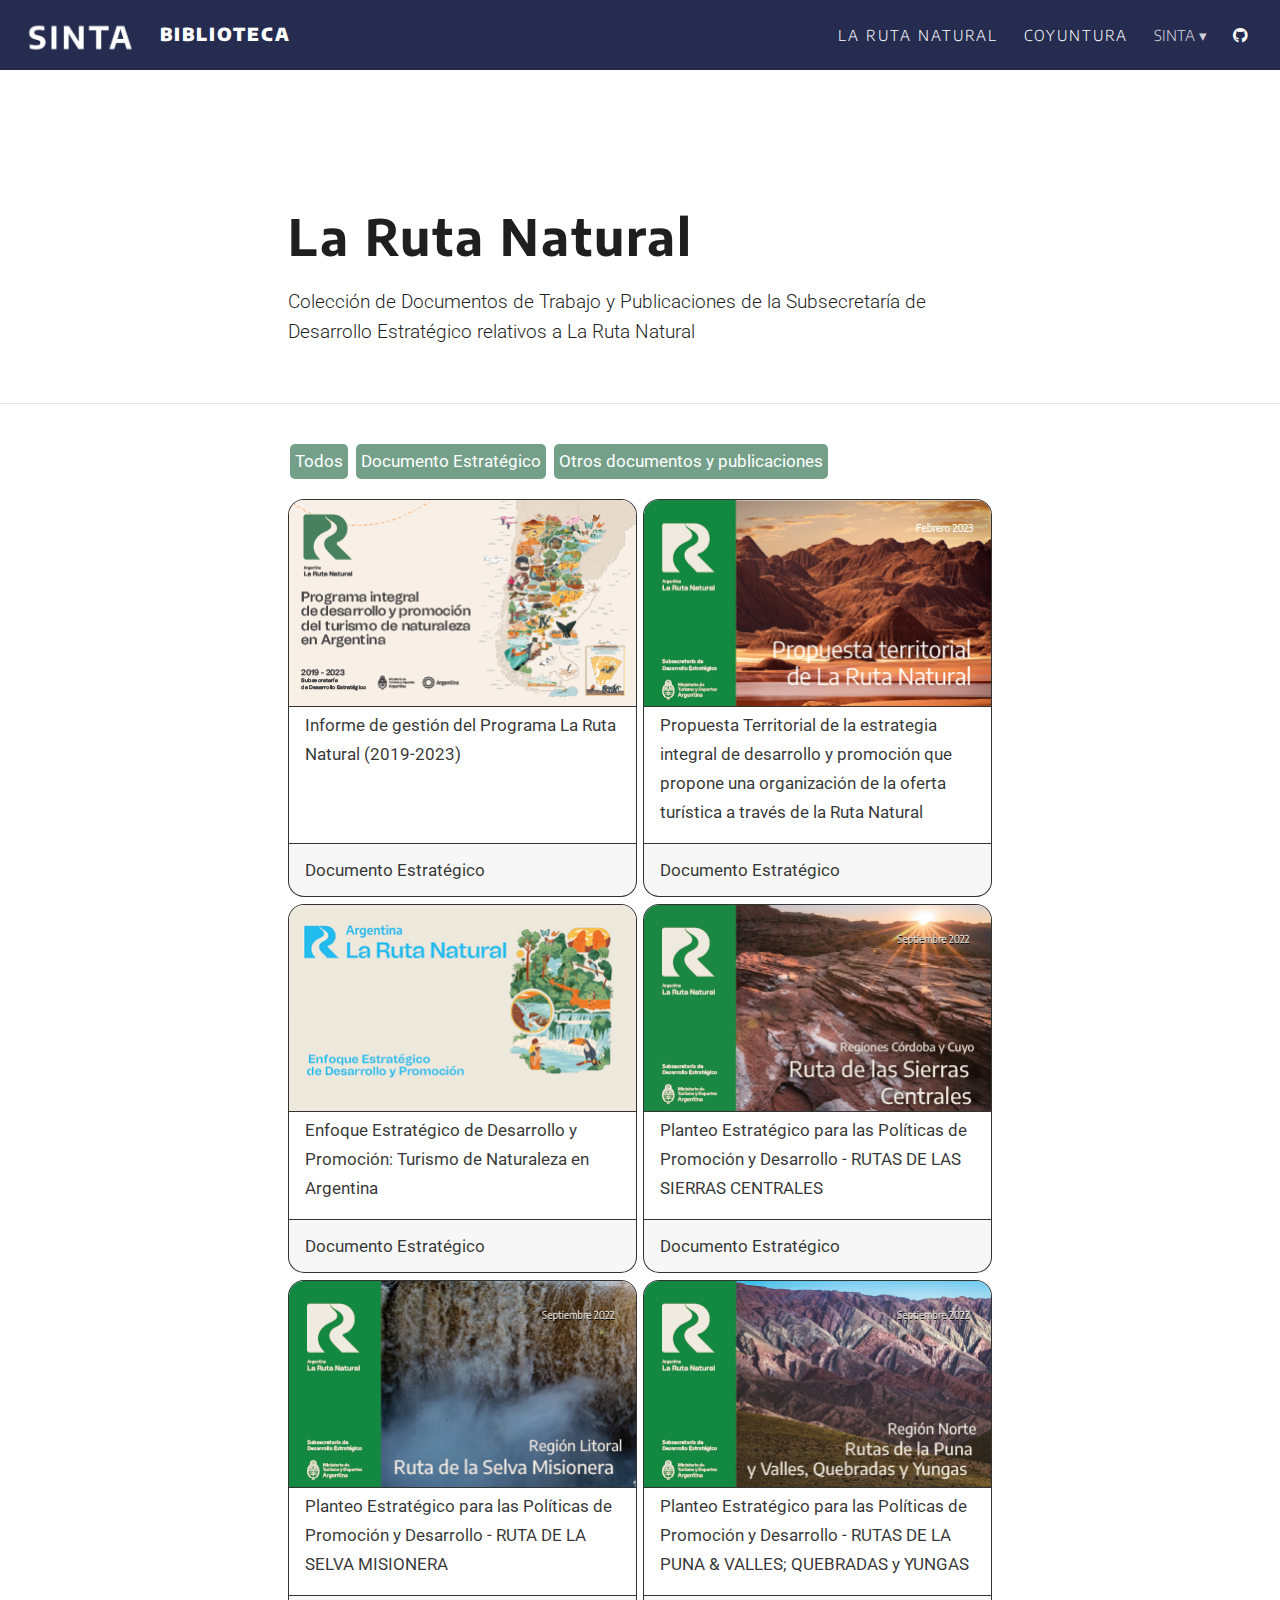
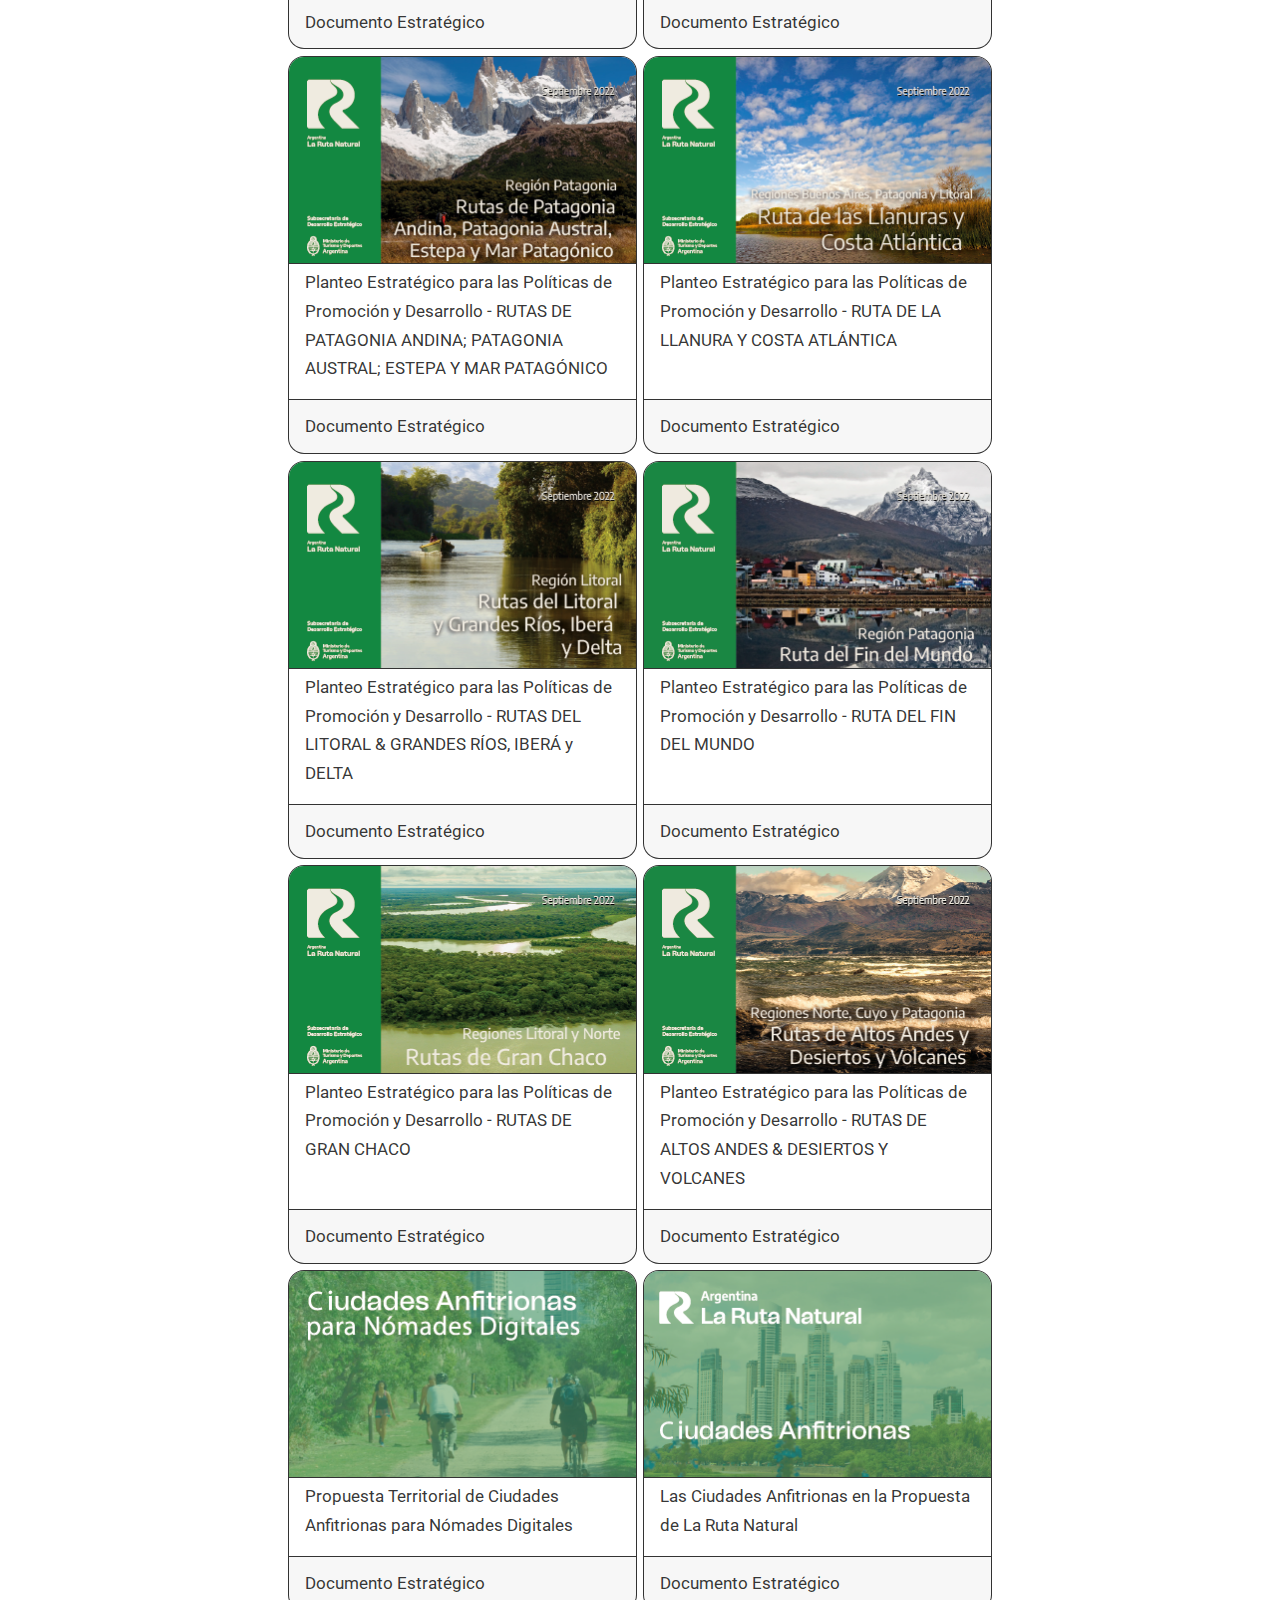
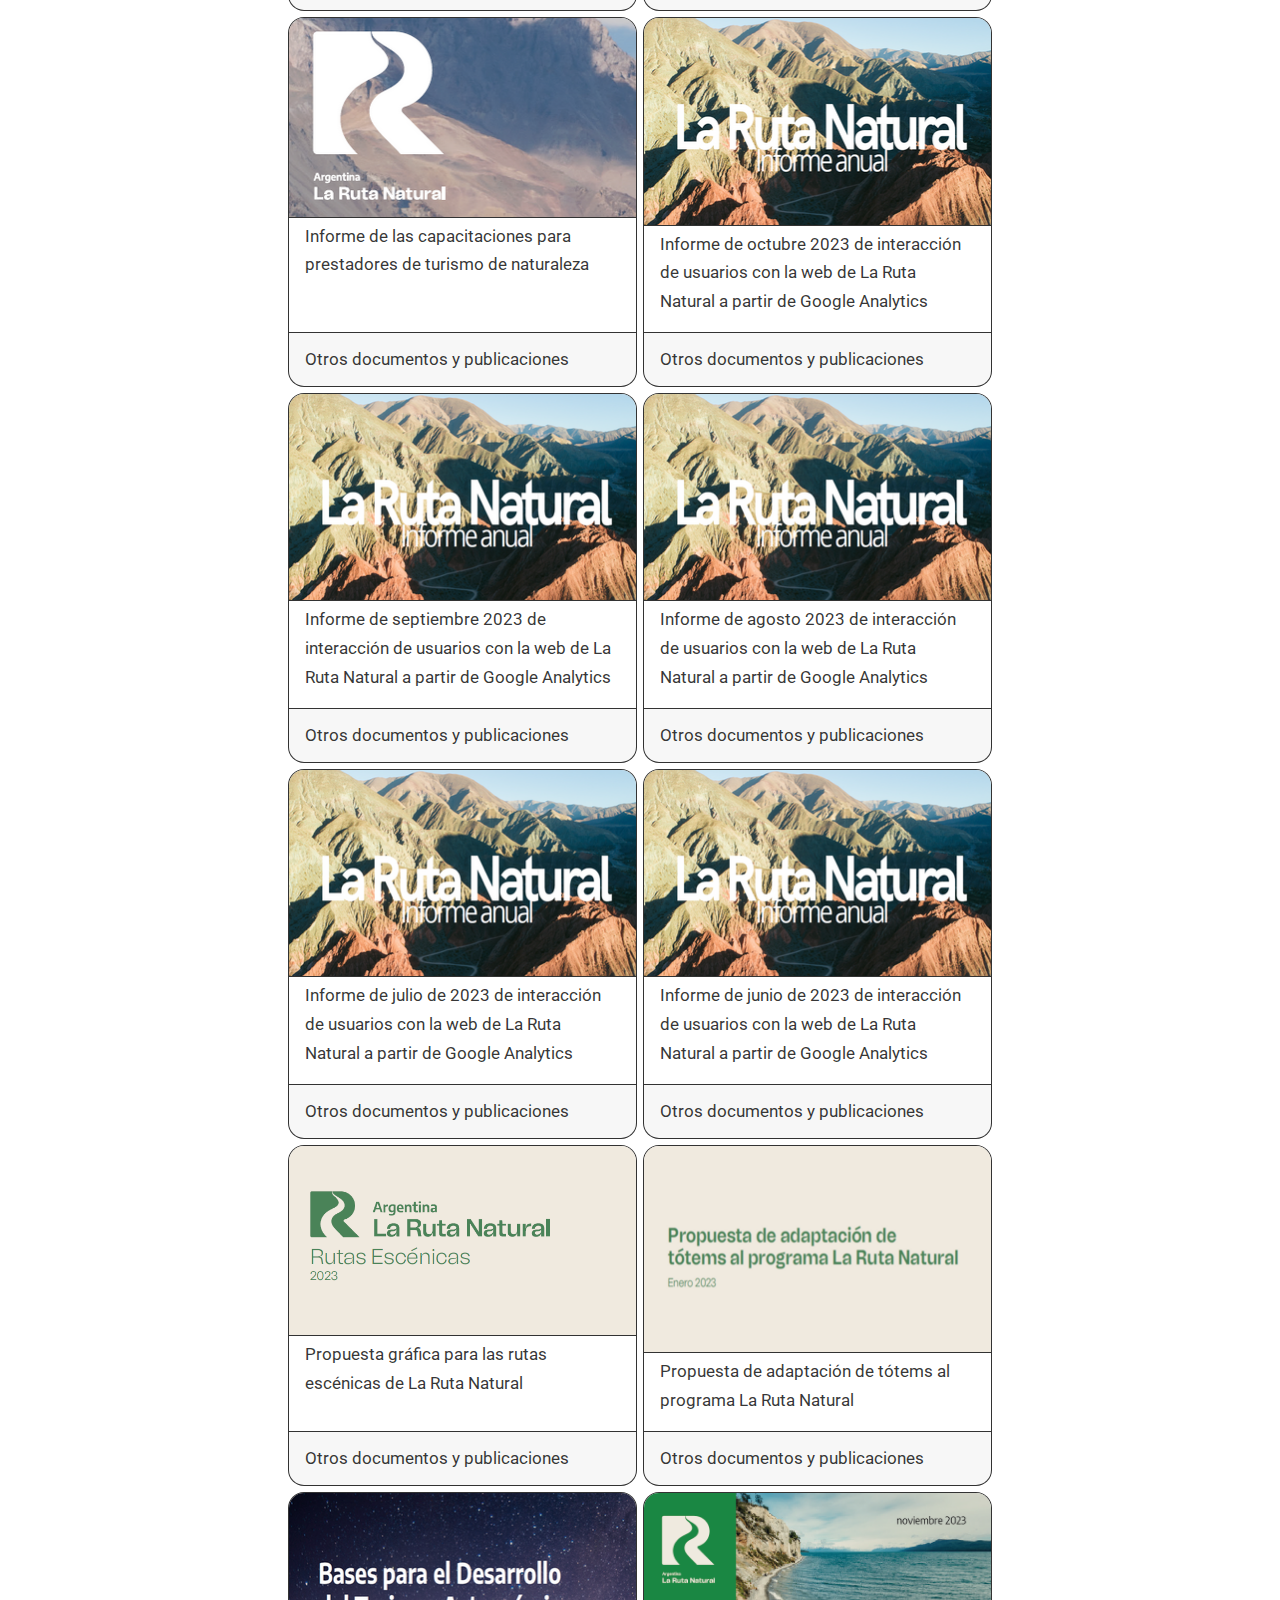
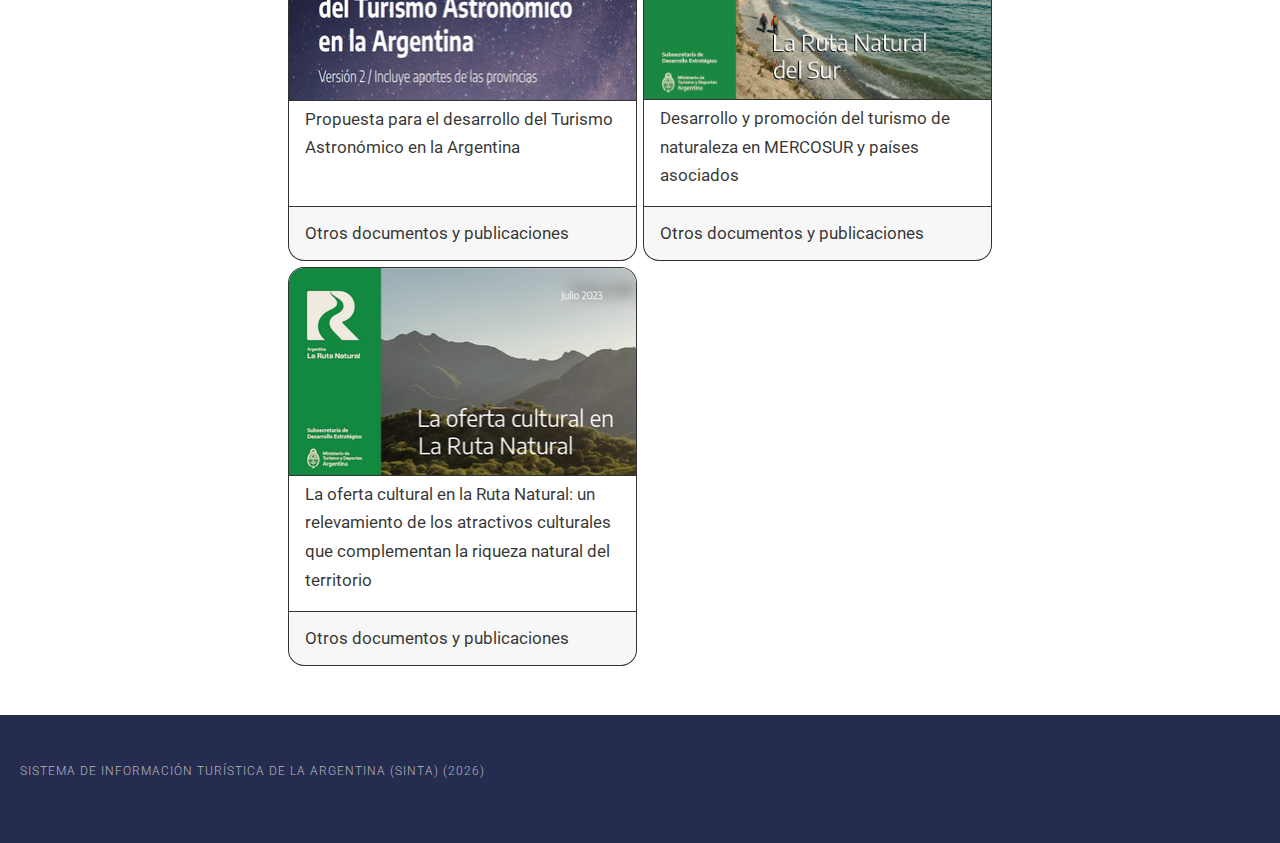
<file: docs/la-ruta-natural.html>
<!DOCTYPE html>

<html xmlns="http://www.w3.org/1999/xhtml" lang="" xml:lang="">

<head>
  <meta charset="utf-8"/>
  <meta name="viewport" content="width=device-width, initial-scale=1"/>
  <meta http-equiv="X-UA-Compatible" content="IE=Edge,chrome=1"/>
  <meta name="generator" content="distill" />

  <style type="text/css">
  /* Hide doc at startup (prevent jankiness while JS renders/transforms) */
  body {
    visibility: hidden;
  }
  </style>

 <!--radix_placeholder_import_source-->
 <!--/radix_placeholder_import_source-->

<style type="text/css">code{white-space: pre;}</style>
<style type="text/css" data-origin="pandoc">
pre > code.sourceCode { white-space: pre; position: relative; }
pre > code.sourceCode > span { display: inline-block; line-height: 1.25; }
pre > code.sourceCode > span:empty { height: 1.2em; }
.sourceCode { overflow: visible; }
code.sourceCode > span { color: inherit; text-decoration: inherit; }
div.sourceCode { margin: 1em 0; }
pre.sourceCode { margin: 0; }
@media screen {
div.sourceCode { overflow: auto; }
}
@media print {
pre > code.sourceCode { white-space: pre-wrap; }
pre > code.sourceCode > span { text-indent: -5em; padding-left: 5em; }
}
pre.numberSource code
  { counter-reset: source-line 0; }
pre.numberSource code > span
  { position: relative; left: -4em; counter-increment: source-line; }
pre.numberSource code > span > a:first-child::before
  { content: counter(source-line);
    position: relative; left: -1em; text-align: right; vertical-align: baseline;
    border: none; display: inline-block;
    -webkit-touch-callout: none; -webkit-user-select: none;
    -khtml-user-select: none; -moz-user-select: none;
    -ms-user-select: none; user-select: none;
    padding: 0 4px; width: 4em;
    color: #aaaaaa;
  }
pre.numberSource { margin-left: 3em; border-left: 1px solid #aaaaaa;  padding-left: 4px; }
div.sourceCode
  {   }
@media screen {
pre > code.sourceCode > span > a:first-child::before { text-decoration: underline; }
}
code span.al { color: #ad0000; } /* Alert */
code span.an { color: #5e5e5e; } /* Annotation */
code span.at { } /* Attribute */
code span.bn { color: #ad0000; } /* BaseN */
code span.bu { } /* BuiltIn */
code span.cf { color: #007ba5; } /* ControlFlow */
code span.ch { color: #20794d; } /* Char */
code span.cn { color: #8f5902; } /* Constant */
code span.co { color: #5e5e5e; } /* Comment */
code span.cv { color: #5e5e5e; font-style: italic; } /* CommentVar */
code span.do { color: #5e5e5e; font-style: italic; } /* Documentation */
code span.dt { color: #ad0000; } /* DataType */
code span.dv { color: #ad0000; } /* DecVal */
code span.er { color: #ad0000; } /* Error */
code span.ex { } /* Extension */
code span.fl { color: #ad0000; } /* Float */
code span.fu { color: #4758ab; } /* Function */
code span.im { } /* Import */
code span.in { color: #5e5e5e; } /* Information */
code span.kw { color: #007ba5; } /* Keyword */
code span.op { color: #5e5e5e; } /* Operator */
code span.ot { color: #007ba5; } /* Other */
code span.pp { color: #ad0000; } /* Preprocessor */
code span.sc { color: #5e5e5e; } /* SpecialChar */
code span.ss { color: #20794d; } /* SpecialString */
code span.st { color: #20794d; } /* String */
code span.va { color: #111111; } /* Variable */
code span.vs { color: #20794d; } /* VerbatimString */
code span.wa { color: #5e5e5e; font-style: italic; } /* Warning */
</style>


  <!--radix_placeholder_meta_tags-->
  <title>BIBLIOTECA: La Ruta Natural</title>

  <meta property="description" itemprop="description" content="Colección de Documentos de Trabajo y Publicaciones de la Subsecretaría de Desarrollo Estratégico relativos a La Ruta Natural"/>

  <link rel="icon" type="image/vnd.microsoft.icon" href="img/favicon.ico"/>


  <!--  https://developers.facebook.com/docs/sharing/webmasters#markup -->
  <meta property="og:title" content="BIBLIOTECA: La Ruta Natural"/>
  <meta property="og:type" content="article"/>
  <meta property="og:description" content="Colección de Documentos de Trabajo y Publicaciones de la Subsecretaría de Desarrollo Estratégico relativos a La Ruta Natural"/>
  <meta property="og:locale" content="en_US"/>
  <meta property="og:site_name" content="BIBLIOTECA"/>

  <!--  https://dev.twitter.com/cards/types/summary -->
  <meta property="twitter:card" content="summary"/>
  <meta property="twitter:title" content="BIBLIOTECA: La Ruta Natural"/>
  <meta property="twitter:description" content="Colección de Documentos de Trabajo y Publicaciones de la Subsecretaría de Desarrollo Estratégico relativos a La Ruta Natural"/>

  <!--/radix_placeholder_meta_tags-->
  <!--radix_placeholder_rmarkdown_metadata-->

  <script type="text/json" id="radix-rmarkdown-metadata">
  {"type":"list","attributes":{"names":{"type":"character","attributes":{},"value":["title","description","output"]}},"value":[{"type":"character","attributes":{},"value":["La Ruta Natural"]},{"type":"character","attributes":{},"value":["Colección de Documentos de Trabajo y Publicaciones de la Subsecretaría de Desarrollo Estratégico relativos a La Ruta Natural\n"]},{"type":"character","attributes":{},"value":["distill::distill_article"]}]}
  </script>
  <!--/radix_placeholder_rmarkdown_metadata-->
  <!--radix_placeholder_navigation_in_header-->
  <meta name="distill:offset" content=""/>

  <script type="application/javascript">

    window.headroom_prevent_pin = false;

    window.document.addEventListener("DOMContentLoaded", function (event) {

      // initialize headroom for banner
      var header = $('header').get(0);
      var headerHeight = header.offsetHeight;
      var headroom = new Headroom(header, {
        tolerance: 5,
        onPin : function() {
          if (window.headroom_prevent_pin) {
            window.headroom_prevent_pin = false;
            headroom.unpin();
          }
        }
      });
      headroom.init();
      if(window.location.hash)
        headroom.unpin();
      $(header).addClass('headroom--transition');

      // offset scroll location for banner on hash change
      // (see: https://github.com/WickyNilliams/headroom.js/issues/38)
      window.addEventListener("hashchange", function(event) {
        window.scrollTo(0, window.pageYOffset - (headerHeight + 25));
      });

      // responsive menu
      $('.distill-site-header').each(function(i, val) {
        var topnav = $(this);
        var toggle = topnav.find('.nav-toggle');
        toggle.on('click', function() {
          topnav.toggleClass('responsive');
        });
      });

      // nav dropdowns
      $('.nav-dropbtn').click(function(e) {
        $(this).next('.nav-dropdown-content').toggleClass('nav-dropdown-active');
        $(this).parent().siblings('.nav-dropdown')
           .children('.nav-dropdown-content').removeClass('nav-dropdown-active');
      });
      $("body").click(function(e){
        $('.nav-dropdown-content').removeClass('nav-dropdown-active');
      });
      $(".nav-dropdown").click(function(e){
        e.stopPropagation();
      });
    });
  </script>

  <style type="text/css">

  /* Theme (user-documented overrideables for nav appearance) */

  .distill-site-nav {
    color: rgba(255, 255, 255, 0.8);
    background-color: #0F2E3D;
    font-size: 15px;
    font-weight: 300;
  }

  .distill-site-nav a {
    color: inherit;
    text-decoration: none;
  }

  .distill-site-nav a:hover {
    color: white;
  }

  @media print {
    .distill-site-nav {
      display: none;
    }
  }

  .distill-site-header {

  }

  .distill-site-footer {

  }


  /* Site Header */

  .distill-site-header {
    width: 100%;
    box-sizing: border-box;
    z-index: 3;
  }

  .distill-site-header .nav-left {
    display: inline-block;
    margin-left: 8px;
  }

  @media screen and (max-width: 768px) {
    .distill-site-header .nav-left {
      margin-left: 0;
    }
  }


  .distill-site-header .nav-right {
    float: right;
    margin-right: 8px;
  }

  .distill-site-header a,
  .distill-site-header .title {
    display: inline-block;
    text-align: center;
    padding: 14px 10px 14px 10px;
  }

  .distill-site-header .title {
    font-size: 18px;
    min-width: 150px;
  }

  .distill-site-header .logo {
    padding: 0;
  }

  .distill-site-header .logo img {
    display: none;
    max-height: 20px;
    width: auto;
    margin-bottom: -4px;
  }

  .distill-site-header .nav-image img {
    max-height: 18px;
    width: auto;
    display: inline-block;
    margin-bottom: -3px;
  }



  @media screen and (min-width: 1000px) {
    .distill-site-header .logo img {
      display: inline-block;
    }
    .distill-site-header .nav-left {
      margin-left: 20px;
    }
    .distill-site-header .nav-right {
      margin-right: 20px;
    }
    .distill-site-header .title {
      padding-left: 12px;
    }
  }


  .distill-site-header .nav-toggle {
    display: none;
  }

  .nav-dropdown {
    display: inline-block;
    position: relative;
  }

  .nav-dropdown .nav-dropbtn {
    border: none;
    outline: none;
    color: rgba(255, 255, 255, 0.8);
    padding: 16px 10px;
    background-color: transparent;
    font-family: inherit;
    font-size: inherit;
    font-weight: inherit;
    margin: 0;
    margin-top: 1px;
    z-index: 2;
  }

  .nav-dropdown-content {
    display: none;
    position: absolute;
    background-color: white;
    min-width: 200px;
    border: 1px solid rgba(0,0,0,0.15);
    border-radius: 4px;
    box-shadow: 0px 8px 16px 0px rgba(0,0,0,0.1);
    z-index: 1;
    margin-top: 2px;
    white-space: nowrap;
    padding-top: 4px;
    padding-bottom: 4px;
  }

  .nav-dropdown-content hr {
    margin-top: 4px;
    margin-bottom: 4px;
    border: none;
    border-bottom: 1px solid rgba(0, 0, 0, 0.1);
  }

  .nav-dropdown-active {
    display: block;
  }

  .nav-dropdown-content a, .nav-dropdown-content .nav-dropdown-header {
    color: black;
    padding: 6px 24px;
    text-decoration: none;
    display: block;
    text-align: left;
  }

  .nav-dropdown-content .nav-dropdown-header {
    display: block;
    padding: 5px 24px;
    padding-bottom: 0;
    text-transform: uppercase;
    font-size: 14px;
    color: #999999;
    white-space: nowrap;
  }

  .nav-dropdown:hover .nav-dropbtn {
    color: white;
  }

  .nav-dropdown-content a:hover {
    background-color: #ddd;
    color: black;
  }

  .nav-right .nav-dropdown-content {
    margin-left: -45%;
    right: 0;
  }

  @media screen and (max-width: 768px) {
    .distill-site-header a, .distill-site-header .nav-dropdown  {display: none;}
    .distill-site-header a.nav-toggle {
      float: right;
      display: block;
    }
    .distill-site-header .title {
      margin-left: 0;
    }
    .distill-site-header .nav-right {
      margin-right: 0;
    }
    .distill-site-header {
      overflow: hidden;
    }
    .nav-right .nav-dropdown-content {
      margin-left: 0;
    }
  }


  @media screen and (max-width: 768px) {
    .distill-site-header.responsive {position: relative; min-height: 500px; }
    .distill-site-header.responsive a.nav-toggle {
      position: absolute;
      right: 0;
      top: 0;
    }
    .distill-site-header.responsive a,
    .distill-site-header.responsive .nav-dropdown {
      display: block;
      text-align: left;
    }
    .distill-site-header.responsive .nav-left,
    .distill-site-header.responsive .nav-right {
      width: 100%;
    }
    .distill-site-header.responsive .nav-dropdown {float: none;}
    .distill-site-header.responsive .nav-dropdown-content {position: relative;}
    .distill-site-header.responsive .nav-dropdown .nav-dropbtn {
      display: block;
      width: 100%;
      text-align: left;
    }
  }

  /* Site Footer */

  .distill-site-footer {
    width: 100%;
    overflow: hidden;
    box-sizing: border-box;
    z-index: 3;
    margin-top: 30px;
    padding-top: 30px;
    padding-bottom: 30px;
    text-align: center;
  }

  /* Headroom */

  d-title {
    padding-top: 6rem;
  }

  @media print {
    d-title {
      padding-top: 4rem;
    }
  }

  .headroom {
    z-index: 1000;
    position: fixed;
    top: 0;
    left: 0;
    right: 0;
  }

  .headroom--transition {
    transition: all .4s ease-in-out;
  }

  .headroom--unpinned {
    top: -100px;
  }

  .headroom--pinned {
    top: 0;
  }

  /* adjust viewport for navbar height */
  /* helps vertically center bootstrap (non-distill) content */
  .min-vh-100 {
    min-height: calc(100vh - 100px) !important;
  }

  </style>

  <script src="site_libs/jquery-3.6.0/jquery-3.6.0.min.js"></script>
  <link href="site_libs/font-awesome-5.1.0/css/all.css" rel="stylesheet"/>
  <link href="site_libs/font-awesome-5.1.0/css/v4-shims.css" rel="stylesheet"/>
  <script src="site_libs/headroom-0.9.4/headroom.min.js"></script>
  <script src="site_libs/autocomplete-0.37.1/autocomplete.min.js"></script>
  <script src="site_libs/fuse-6.4.1/fuse.min.js"></script>

  <script type="application/javascript">

  function getMeta(metaName) {
    var metas = document.getElementsByTagName('meta');
    for (let i = 0; i < metas.length; i++) {
      if (metas[i].getAttribute('name') === metaName) {
        return metas[i].getAttribute('content');
      }
    }
    return '';
  }

  function offsetURL(url) {
    var offset = getMeta('distill:offset');
    return offset ? offset + '/' + url : url;
  }

  function createFuseIndex() {

    // create fuse index
    var options = {
      keys: [
        { name: 'title', weight: 20 },
        { name: 'categories', weight: 15 },
        { name: 'description', weight: 10 },
        { name: 'contents', weight: 5 },
      ],
      ignoreLocation: true,
      threshold: 0
    };
    var fuse = new window.Fuse([], options);

    // fetch the main search.json
    return fetch(offsetURL('search.json'))
      .then(function(response) {
        if (response.status == 200) {
          return response.json().then(function(json) {
            // index main articles
            json.articles.forEach(function(article) {
              fuse.add(article);
            });
            // download collections and index their articles
            return Promise.all(json.collections.map(function(collection) {
              return fetch(offsetURL(collection)).then(function(response) {
                if (response.status === 200) {
                  return response.json().then(function(articles) {
                    articles.forEach(function(article) {
                      fuse.add(article);
                    });
                  })
                } else {
                  return Promise.reject(
                    new Error('Unexpected status from search index request: ' +
                              response.status)
                  );
                }
              });
            })).then(function() {
              return fuse;
            });
          });

        } else {
          return Promise.reject(
            new Error('Unexpected status from search index request: ' +
                        response.status)
          );
        }
      });
  }

  window.document.addEventListener("DOMContentLoaded", function (event) {

    // get search element (bail if we don't have one)
    var searchEl = window.document.getElementById('distill-search');
    if (!searchEl)
      return;

    createFuseIndex()
      .then(function(fuse) {

        // make search box visible
        searchEl.classList.remove('hidden');

        // initialize autocomplete
        var options = {
          autoselect: true,
          hint: false,
          minLength: 2,
        };
        window.autocomplete(searchEl, options, [{
          source: function(query, callback) {
            const searchOptions = {
              isCaseSensitive: false,
              shouldSort: true,
              minMatchCharLength: 2,
              limit: 10,
            };
            var results = fuse.search(query, searchOptions);
            callback(results
              .map(function(result) { return result.item; })
            );
          },
          templates: {
            suggestion: function(suggestion) {
              var img = suggestion.preview && Object.keys(suggestion.preview).length > 0
                ? `<img src="${offsetURL(suggestion.preview)}"</img>`
                : '';
              var html = `
                <div class="search-item">
                  <h3>${suggestion.title}</h3>
                  <div class="search-item-description">
                    ${suggestion.description || ''}
                  </div>
                  <div class="search-item-preview">
                    ${img}
                  </div>
                </div>
              `;
              return html;
            }
          }
        }]).on('autocomplete:selected', function(event, suggestion) {
          window.location.href = offsetURL(suggestion.path);
        });
        // remove inline display style on autocompleter (we want to
        // manage responsive display via css)
        $('.algolia-autocomplete').css("display", "");
      })
      .catch(function(error) {
        console.log(error);
      });

  });

  </script>

  <style type="text/css">

  .nav-search {
    font-size: x-small;
  }

  /* Algolioa Autocomplete */

  .algolia-autocomplete {
    display: inline-block;
    margin-left: 10px;
    vertical-align: sub;
    background-color: white;
    color: black;
    padding: 6px;
    padding-top: 8px;
    padding-bottom: 0;
    border-radius: 6px;
    border: 1px #0F2E3D solid;
    width: 180px;
  }


  @media screen and (max-width: 768px) {
    .distill-site-nav .algolia-autocomplete {
      display: none;
      visibility: hidden;
    }
    .distill-site-nav.responsive .algolia-autocomplete {
      display: inline-block;
      visibility: visible;
    }
    .distill-site-nav.responsive .algolia-autocomplete .aa-dropdown-menu {
      margin-left: 0;
      width: 400px;
      max-height: 400px;
    }
  }

  .algolia-autocomplete .aa-input, .algolia-autocomplete .aa-hint {
    width: 90%;
    outline: none;
    border: none;
  }

  .algolia-autocomplete .aa-hint {
    color: #999;
  }
  .algolia-autocomplete .aa-dropdown-menu {
    width: 550px;
    max-height: 70vh;
    overflow-x: visible;
    overflow-y: scroll;
    padding: 5px;
    margin-top: 3px;
    margin-left: -150px;
    background-color: #fff;
    border-radius: 5px;
    border: 1px solid #999;
    border-top: none;
  }

  .algolia-autocomplete .aa-dropdown-menu .aa-suggestion {
    cursor: pointer;
    padding: 5px 4px;
    border-bottom: 1px solid #eee;
  }

  .algolia-autocomplete .aa-dropdown-menu .aa-suggestion:last-of-type {
    border-bottom: none;
    margin-bottom: 2px;
  }

  .algolia-autocomplete .aa-dropdown-menu .aa-suggestion .search-item {
    overflow: hidden;
    font-size: 0.8em;
    line-height: 1.4em;
  }

  .algolia-autocomplete .aa-dropdown-menu .aa-suggestion .search-item h3 {
    font-size: 1rem;
    margin-block-start: 0;
    margin-block-end: 5px;
  }

  .algolia-autocomplete .aa-dropdown-menu .aa-suggestion .search-item-description {
    display: inline-block;
    overflow: hidden;
    height: 2.8em;
    width: 80%;
    margin-right: 4%;
  }

  .algolia-autocomplete .aa-dropdown-menu .aa-suggestion .search-item-preview {
    display: inline-block;
    width: 15%;
  }

  .algolia-autocomplete .aa-dropdown-menu .aa-suggestion .search-item-preview img {
    height: 3em;
    width: auto;
    display: none;
  }

  .algolia-autocomplete .aa-dropdown-menu .aa-suggestion .search-item-preview img[src] {
    display: initial;
  }

  .algolia-autocomplete .aa-dropdown-menu .aa-suggestion.aa-cursor {
    background-color: #eee;
  }
  .algolia-autocomplete .aa-dropdown-menu .aa-suggestion em {
    font-weight: bold;
    font-style: normal;
  }

  </style>


  <!--/radix_placeholder_navigation_in_header-->
  <!--radix_placeholder_distill-->

  <style type="text/css">

  body {
    background-color: white;
  }

  .pandoc-table {
    width: 100%;
  }

  .pandoc-table>caption {
    margin-bottom: 10px;
  }

  .pandoc-table th:not([align]) {
    text-align: left;
  }

  .pagedtable-footer {
    font-size: 15px;
  }

  d-byline .byline {
    grid-template-columns: 2fr 2fr;
  }

  d-byline .byline h3 {
    margin-block-start: 1.5em;
  }

  d-byline .byline .authors-affiliations h3 {
    margin-block-start: 0.5em;
  }

  .authors-affiliations .orcid-id {
    width: 16px;
    height:16px;
    margin-left: 4px;
    margin-right: 4px;
    vertical-align: middle;
    padding-bottom: 2px;
  }

  d-title .dt-tags {
    margin-top: 1em;
    grid-column: text;
  }

  .dt-tags .dt-tag {
    text-decoration: none;
    display: inline-block;
    color: rgba(0,0,0,0.6);
    padding: 0em 0.4em;
    margin-right: 0.5em;
    margin-bottom: 0.4em;
    font-size: 70%;
    border: 1px solid rgba(0,0,0,0.2);
    border-radius: 3px;
    text-transform: uppercase;
    font-weight: 500;
  }

  d-article table.gt_table td,
  d-article table.gt_table th {
    border-bottom: none;
  }

  .html-widget {
    margin-bottom: 2.0em;
  }

  .l-screen-inset {
    padding-right: 16px;
  }

  .l-screen .caption {
    margin-left: 10px;
  }

  .shaded {
    background: rgb(247, 247, 247);
    padding-top: 20px;
    padding-bottom: 20px;
    border-top: 1px solid rgba(0, 0, 0, 0.1);
    border-bottom: 1px solid rgba(0, 0, 0, 0.1);
  }

  .shaded .html-widget {
    margin-bottom: 0;
    border: 1px solid rgba(0, 0, 0, 0.1);
  }

  .shaded .shaded-content {
    background: white;
  }

  .text-output {
    margin-top: 0;
    line-height: 1.5em;
  }

  .hidden {
    display: none !important;
  }

  d-article {
    padding-top: 2.5rem;
    padding-bottom: 30px;
  }

  d-appendix {
    padding-top: 30px;
  }

  d-article>p>img {
    width: 100%;
  }

  d-article h2 {
    margin: 1rem 0 1.5rem 0;
  }

  d-article h3 {
    margin-top: 1.5rem;
  }

  d-article iframe {
    border: 1px solid rgba(0, 0, 0, 0.1);
    margin-bottom: 2.0em;
    width: 100%;
  }

  /* Tweak code blocks */

  d-article div.sourceCode code,
  d-article pre code {
    font-family: Consolas, Monaco, 'Andale Mono', 'Ubuntu Mono', monospace;
  }

  d-article pre,
  d-article div.sourceCode,
  d-article div.sourceCode pre {
    overflow: auto;
  }

  d-article div.sourceCode {
    background-color: white;
  }

  d-article div.sourceCode pre {
    padding-left: 10px;
    font-size: 12px;
    border-left: 2px solid rgba(0,0,0,0.1);
  }

  d-article pre {
    font-size: 12px;
    color: black;
    background: none;
    margin-top: 0;
    text-align: left;
    white-space: pre;
    word-spacing: normal;
    word-break: normal;
    word-wrap: normal;
    line-height: 1.5;

    -moz-tab-size: 4;
    -o-tab-size: 4;
    tab-size: 4;

    -webkit-hyphens: none;
    -moz-hyphens: none;
    -ms-hyphens: none;
    hyphens: none;
  }

  d-article pre a {
    border-bottom: none;
  }

  d-article pre a:hover {
    border-bottom: none;
    text-decoration: underline;
  }

  d-article details {
    grid-column: text;
    margin-bottom: 0.8em;
  }

  @media(min-width: 768px) {

  d-article pre,
  d-article div.sourceCode,
  d-article div.sourceCode pre {
    overflow: visible !important;
  }

  d-article div.sourceCode pre {
    padding-left: 18px;
    font-size: 14px;
  }

  d-article pre {
    font-size: 14px;
  }

  }

  figure img.external {
    background: white;
    border: 1px solid rgba(0, 0, 0, 0.1);
    box-shadow: 0 1px 8px rgba(0, 0, 0, 0.1);
    padding: 18px;
    box-sizing: border-box;
  }

  /* CSS for d-contents */

  .d-contents {
    grid-column: text;
    color: rgba(0,0,0,0.8);
    font-size: 0.9em;
    padding-bottom: 1em;
    margin-bottom: 1em;
    padding-bottom: 0.5em;
    margin-bottom: 1em;
    padding-left: 0.25em;
    justify-self: start;
  }

  @media(min-width: 1000px) {
    .d-contents.d-contents-float {
      height: 0;
      grid-column-start: 1;
      grid-column-end: 4;
      justify-self: center;
      padding-right: 3em;
      padding-left: 2em;
    }
  }

  .d-contents nav h3 {
    font-size: 18px;
    margin-top: 0;
    margin-bottom: 1em;
  }

  .d-contents li {
    list-style-type: none
  }

  .d-contents nav > ul {
    padding-left: 0;
  }

  .d-contents ul {
    padding-left: 1em
  }

  .d-contents nav ul li {
    margin-top: 0.6em;
    margin-bottom: 0.2em;
  }

  .d-contents nav a {
    font-size: 13px;
    border-bottom: none;
    text-decoration: none
    color: rgba(0, 0, 0, 0.8);
  }

  .d-contents nav a:hover {
    text-decoration: underline solid rgba(0, 0, 0, 0.6)
  }

  .d-contents nav > ul > li > a {
    font-weight: 600;
  }

  .d-contents nav > ul > li > ul {
    font-weight: inherit;
  }

  .d-contents nav > ul > li > ul > li {
    margin-top: 0.2em;
  }


  .d-contents nav ul {
    margin-top: 0;
    margin-bottom: 0.25em;
  }

  .d-article-with-toc h2:nth-child(2) {
    margin-top: 0;
  }


  /* Figure */

  .figure {
    position: relative;
    margin-bottom: 2.5em;
    margin-top: 1.5em;
  }

  .figure img {
    width: 100%;
  }

  .figure .caption {
    color: rgba(0, 0, 0, 0.6);
    font-size: 12px;
    line-height: 1.5em;
  }

  .figure img.external {
    background: white;
    border: 1px solid rgba(0, 0, 0, 0.1);
    box-shadow: 0 1px 8px rgba(0, 0, 0, 0.1);
    padding: 18px;
    box-sizing: border-box;
  }

  .figure .caption a {
    color: rgba(0, 0, 0, 0.6);
  }

  .figure .caption b,
  .figure .caption strong, {
    font-weight: 600;
    color: rgba(0, 0, 0, 1.0);
  }

  /* Citations */

  d-article .citation {
    color: inherit;
    cursor: inherit;
  }

  div.hanging-indent{
    margin-left: 1em; text-indent: -1em;
  }

  /* Citation hover box */

  .tippy-box[data-theme~=light-border] {
    background-color: rgba(250, 250, 250, 0.95);
  }

  .tippy-content > p {
    margin-bottom: 0;
    padding: 2px;
  }


  /* Tweak 1000px media break to show more text */

  @media(min-width: 1000px) {
    .base-grid,
    distill-header,
    d-title,
    d-abstract,
    d-article,
    d-appendix,
    distill-appendix,
    d-byline,
    d-footnote-list,
    d-citation-list,
    distill-footer {
      grid-template-columns: [screen-start] 1fr [page-start kicker-start] 80px [middle-start] 50px [text-start kicker-end] 65px 65px 65px 65px 65px 65px 65px 65px [text-end gutter-start] 65px [middle-end] 65px [page-end gutter-end] 1fr [screen-end];
      grid-column-gap: 16px;
    }

    .grid {
      grid-column-gap: 16px;
    }

    d-article {
      font-size: 1.06rem;
      line-height: 1.7em;
    }
    figure .caption, .figure .caption, figure figcaption {
      font-size: 13px;
    }
  }

  @media(min-width: 1180px) {
    .base-grid,
    distill-header,
    d-title,
    d-abstract,
    d-article,
    d-appendix,
    distill-appendix,
    d-byline,
    d-footnote-list,
    d-citation-list,
    distill-footer {
      grid-template-columns: [screen-start] 1fr [page-start kicker-start] 60px [middle-start] 60px [text-start kicker-end] 60px 60px 60px 60px 60px 60px 60px 60px [text-end gutter-start] 60px [middle-end] 60px [page-end gutter-end] 1fr [screen-end];
      grid-column-gap: 32px;
    }

    .grid {
      grid-column-gap: 32px;
    }
  }


  /* Get the citation styles for the appendix (not auto-injected on render since
     we do our own rendering of the citation appendix) */

  d-appendix .citation-appendix,
  .d-appendix .citation-appendix {
    font-size: 11px;
    line-height: 15px;
    border-left: 1px solid rgba(0, 0, 0, 0.1);
    padding-left: 18px;
    border: 1px solid rgba(0,0,0,0.1);
    background: rgba(0, 0, 0, 0.02);
    padding: 10px 18px;
    border-radius: 3px;
    color: rgba(150, 150, 150, 1);
    overflow: hidden;
    margin-top: -12px;
    white-space: pre-wrap;
    word-wrap: break-word;
  }

  /* Include appendix styles here so they can be overridden */

  d-appendix {
    contain: layout style;
    font-size: 0.8em;
    line-height: 1.7em;
    margin-top: 60px;
    margin-bottom: 0;
    border-top: 1px solid rgba(0, 0, 0, 0.1);
    color: rgba(0,0,0,0.5);
    padding-top: 60px;
    padding-bottom: 48px;
  }

  d-appendix h3 {
    grid-column: page-start / text-start;
    font-size: 15px;
    font-weight: 500;
    margin-top: 1em;
    margin-bottom: 0;
    color: rgba(0,0,0,0.65);
  }

  d-appendix h3 + * {
    margin-top: 1em;
  }

  d-appendix ol {
    padding: 0 0 0 15px;
  }

  @media (min-width: 768px) {
    d-appendix ol {
      padding: 0 0 0 30px;
      margin-left: -30px;
    }
  }

  d-appendix li {
    margin-bottom: 1em;
  }

  d-appendix a {
    color: rgba(0, 0, 0, 0.6);
  }

  d-appendix > * {
    grid-column: text;
  }

  d-appendix > d-footnote-list,
  d-appendix > d-citation-list,
  d-appendix > distill-appendix {
    grid-column: screen;
  }

  /* Include footnote styles here so they can be overridden */

  d-footnote-list {
    contain: layout style;
  }

  d-footnote-list > * {
    grid-column: text;
  }

  d-footnote-list a.footnote-backlink {
    color: rgba(0,0,0,0.3);
    padding-left: 0.5em;
  }



  /* Anchor.js */

  .anchorjs-link {
    /*transition: all .25s linear; */
    text-decoration: none;
    border-bottom: none;
  }
  *:hover > .anchorjs-link {
    margin-left: -1.125em !important;
    text-decoration: none;
    border-bottom: none;
  }

  /* Social footer */

  .social_footer {
    margin-top: 30px;
    margin-bottom: 0;
    color: rgba(0,0,0,0.67);
  }

  .disqus-comments {
    margin-right: 30px;
  }

  .disqus-comment-count {
    border-bottom: 1px solid rgba(0, 0, 0, 0.4);
    cursor: pointer;
  }

  #disqus_thread {
    margin-top: 30px;
  }

  .article-sharing a {
    border-bottom: none;
    margin-right: 8px;
  }

  .article-sharing a:hover {
    border-bottom: none;
  }

  .sidebar-section.subscribe {
    font-size: 12px;
    line-height: 1.6em;
  }

  .subscribe p {
    margin-bottom: 0.5em;
  }


  .article-footer .subscribe {
    font-size: 15px;
    margin-top: 45px;
  }


  .sidebar-section.custom {
    font-size: 12px;
    line-height: 1.6em;
  }

  .custom p {
    margin-bottom: 0.5em;
  }

  /* Styles for listing layout (hide title) */
  .layout-listing d-title, .layout-listing .d-title {
    display: none;
  }

  /* Styles for posts lists (not auto-injected) */


  .posts-with-sidebar {
    padding-left: 45px;
    padding-right: 45px;
  }

  .posts-list .description h2,
  .posts-list .description p {
    font-family: -apple-system, BlinkMacSystemFont, "Segoe UI", Roboto, Oxygen, Ubuntu, Cantarell, "Fira Sans", "Droid Sans", "Helvetica Neue", Arial, sans-serif;
  }

  .posts-list .description h2 {
    font-weight: 700;
    border-bottom: none;
    padding-bottom: 0;
  }

  .posts-list h2.post-tag {
    border-bottom: 1px solid rgba(0, 0, 0, 0.2);
    padding-bottom: 12px;
  }
  .posts-list {
    margin-top: 60px;
    margin-bottom: 24px;
  }

  .posts-list .post-preview {
    text-decoration: none;
    overflow: hidden;
    display: block;
    border-bottom: 1px solid rgba(0, 0, 0, 0.1);
    padding: 24px 0;
  }

  .post-preview-last {
    border-bottom: none !important;
  }

  .posts-list .posts-list-caption {
    grid-column: screen;
    font-weight: 400;
  }

  .posts-list .post-preview h2 {
    margin: 0 0 6px 0;
    line-height: 1.2em;
    font-style: normal;
    font-size: 24px;
  }

  .posts-list .post-preview p {
    margin: 0 0 12px 0;
    line-height: 1.4em;
    font-size: 16px;
  }

  .posts-list .post-preview .thumbnail {
    box-sizing: border-box;
    margin-bottom: 24px;
    position: relative;
    max-width: 500px;
  }
  .posts-list .post-preview img {
    width: 100%;
    display: block;
  }

  .posts-list .metadata {
    font-size: 12px;
    line-height: 1.4em;
    margin-bottom: 18px;
  }

  .posts-list .metadata > * {
    display: inline-block;
  }

  .posts-list .metadata .publishedDate {
    margin-right: 2em;
  }

  .posts-list .metadata .dt-authors {
    display: block;
    margin-top: 0.3em;
    margin-right: 2em;
  }

  .posts-list .dt-tags {
    display: block;
    line-height: 1em;
  }

  .posts-list .dt-tags .dt-tag {
    display: inline-block;
    color: rgba(0,0,0,0.6);
    padding: 0.3em 0.4em;
    margin-right: 0.2em;
    margin-bottom: 0.4em;
    font-size: 60%;
    border: 1px solid rgba(0,0,0,0.2);
    border-radius: 3px;
    text-transform: uppercase;
    font-weight: 500;
  }

  .posts-list img {
    opacity: 1;
  }

  .posts-list img[data-src] {
    opacity: 0;
  }

  .posts-more {
    clear: both;
  }


  .posts-sidebar {
    font-size: 16px;
  }

  .posts-sidebar h3 {
    font-size: 16px;
    margin-top: 0;
    margin-bottom: 0.5em;
    font-weight: 400;
    text-transform: uppercase;
  }

  .sidebar-section {
    margin-bottom: 30px;
  }

  .categories ul {
    list-style-type: none;
    margin: 0;
    padding: 0;
  }

  .categories li {
    color: rgba(0, 0, 0, 0.8);
    margin-bottom: 0;
  }

  .categories li>a {
    border-bottom: none;
  }

  .categories li>a:hover {
    border-bottom: 1px solid rgba(0, 0, 0, 0.4);
  }

  .categories .active {
    font-weight: 600;
  }

  .categories .category-count {
    color: rgba(0, 0, 0, 0.4);
  }


  @media(min-width: 768px) {
    .posts-list .post-preview h2 {
      font-size: 26px;
    }
    .posts-list .post-preview .thumbnail {
      float: right;
      width: 30%;
      margin-bottom: 0;
    }
    .posts-list .post-preview .description {
      float: left;
      width: 45%;
    }
    .posts-list .post-preview .metadata {
      float: left;
      width: 20%;
      margin-top: 8px;
    }
    .posts-list .post-preview p {
      margin: 0 0 12px 0;
      line-height: 1.5em;
      font-size: 16px;
    }
    .posts-with-sidebar .posts-list {
      float: left;
      width: 75%;
    }
    .posts-with-sidebar .posts-sidebar {
      float: right;
      width: 20%;
      margin-top: 60px;
      padding-top: 24px;
      padding-bottom: 24px;
    }
  }


  /* Improve display for browsers without grid (IE/Edge <= 15) */

  .downlevel {
    line-height: 1.6em;
    font-family: -apple-system, BlinkMacSystemFont, "Segoe UI", Roboto, Oxygen, Ubuntu, Cantarell, "Fira Sans", "Droid Sans", "Helvetica Neue", Arial, sans-serif;
    margin: 0;
  }

  .downlevel .d-title {
    padding-top: 6rem;
    padding-bottom: 1.5rem;
  }

  .downlevel .d-title h1 {
    font-size: 50px;
    font-weight: 700;
    line-height: 1.1em;
    margin: 0 0 0.5rem;
  }

  .downlevel .d-title p {
    font-weight: 300;
    font-size: 1.2rem;
    line-height: 1.55em;
    margin-top: 0;
  }

  .downlevel .d-byline {
    padding-top: 0.8em;
    padding-bottom: 0.8em;
    font-size: 0.8rem;
    line-height: 1.8em;
  }

  .downlevel .section-separator {
    border: none;
    border-top: 1px solid rgba(0, 0, 0, 0.1);
  }

  .downlevel .d-article {
    font-size: 1.06rem;
    line-height: 1.7em;
    padding-top: 1rem;
    padding-bottom: 2rem;
  }


  .downlevel .d-appendix {
    padding-left: 0;
    padding-right: 0;
    max-width: none;
    font-size: 0.8em;
    line-height: 1.7em;
    margin-bottom: 0;
    color: rgba(0,0,0,0.5);
    padding-top: 40px;
    padding-bottom: 48px;
  }

  .downlevel .footnotes ol {
    padding-left: 13px;
  }

  .downlevel .base-grid,
  .downlevel .distill-header,
  .downlevel .d-title,
  .downlevel .d-abstract,
  .downlevel .d-article,
  .downlevel .d-appendix,
  .downlevel .distill-appendix,
  .downlevel .d-byline,
  .downlevel .d-footnote-list,
  .downlevel .d-citation-list,
  .downlevel .distill-footer,
  .downlevel .appendix-bottom,
  .downlevel .posts-container {
    padding-left: 40px;
    padding-right: 40px;
  }

  @media(min-width: 768px) {
    .downlevel .base-grid,
    .downlevel .distill-header,
    .downlevel .d-title,
    .downlevel .d-abstract,
    .downlevel .d-article,
    .downlevel .d-appendix,
    .downlevel .distill-appendix,
    .downlevel .d-byline,
    .downlevel .d-footnote-list,
    .downlevel .d-citation-list,
    .downlevel .distill-footer,
    .downlevel .appendix-bottom,
    .downlevel .posts-container {
    padding-left: 150px;
    padding-right: 150px;
    max-width: 900px;
  }
  }

  .downlevel pre code {
    display: block;
    border-left: 2px solid rgba(0, 0, 0, .1);
    padding: 0 0 0 20px;
    font-size: 14px;
  }

  .downlevel code, .downlevel pre {
    color: black;
    background: none;
    font-family: Consolas, Monaco, 'Andale Mono', 'Ubuntu Mono', monospace;
    text-align: left;
    white-space: pre;
    word-spacing: normal;
    word-break: normal;
    word-wrap: normal;
    line-height: 1.5;

    -moz-tab-size: 4;
    -o-tab-size: 4;
    tab-size: 4;

    -webkit-hyphens: none;
    -moz-hyphens: none;
    -ms-hyphens: none;
    hyphens: none;
  }

  .downlevel .posts-list .post-preview {
    color: inherit;
  }



  </style>

  <script type="application/javascript">

  function is_downlevel_browser() {
    if (bowser.isUnsupportedBrowser({ msie: "12", msedge: "16"},
                                   window.navigator.userAgent)) {
      return true;
    } else {
      return window.load_distill_framework === undefined;
    }
  }

  // show body when load is complete
  function on_load_complete() {

    // add anchors
    if (window.anchors) {
      window.anchors.options.placement = 'left';
      window.anchors.add('d-article > h2, d-article > h3, d-article > h4, d-article > h5');
    }


    // set body to visible
    document.body.style.visibility = 'visible';

    // force redraw for leaflet widgets
    if (window.HTMLWidgets) {
      var maps = window.HTMLWidgets.findAll(".leaflet");
      $.each(maps, function(i, el) {
        var map = this.getMap();
        map.invalidateSize();
        map.eachLayer(function(layer) {
          if (layer instanceof L.TileLayer)
            layer.redraw();
        });
      });
    }

    // trigger 'shown' so htmlwidgets resize
    $('d-article').trigger('shown');
  }

  function init_distill() {

    init_common();

    // create front matter
    var front_matter = $('<d-front-matter></d-front-matter>');
    $('#distill-front-matter').wrap(front_matter);

    // create d-title
    $('.d-title').changeElementType('d-title');

    // create d-byline
    var byline = $('<d-byline></d-byline>');
    $('.d-byline').replaceWith(byline);

    // create d-article
    var article = $('<d-article></d-article>');
    $('.d-article').wrap(article).children().unwrap();

    // move posts container into article
    $('.posts-container').appendTo($('d-article'));

    // create d-appendix
    $('.d-appendix').changeElementType('d-appendix');

    // flag indicating that we have appendix items
    var appendix = $('.appendix-bottom').children('h3').length > 0;

    // replace footnotes with <d-footnote>
    $('.footnote-ref').each(function(i, val) {
      appendix = true;
      var href = $(this).attr('href');
      var id = href.replace('#', '');
      var fn = $('#' + id);
      var fn_p = $('#' + id + '>p');
      fn_p.find('.footnote-back').remove();
      var text = fn_p.html();
      var dtfn = $('<d-footnote></d-footnote>');
      dtfn.html(text);
      $(this).replaceWith(dtfn);
    });
    // remove footnotes
    $('.footnotes').remove();

    // move refs into #references-listing
    $('#references-listing').replaceWith($('#refs'));

    $('h1.appendix, h2.appendix').each(function(i, val) {
      $(this).changeElementType('h3');
    });
    $('h3.appendix').each(function(i, val) {
      var id = $(this).attr('id');
      $('.d-contents a[href="#' + id + '"]').parent().remove();
      appendix = true;
      $(this).nextUntil($('h1, h2, h3')).addBack().appendTo($('d-appendix'));
    });

    // show d-appendix if we have appendix content
    $("d-appendix").css('display', appendix ? 'grid' : 'none');

    // localize layout chunks to just output
    $('.layout-chunk').each(function(i, val) {

      // capture layout
      var layout = $(this).attr('data-layout');

      // apply layout to markdown level block elements
      var elements = $(this).children().not('details, div.sourceCode, pre, script');
      elements.each(function(i, el) {
        var layout_div = $('<div class="' + layout + '"></div>');
        if (layout_div.hasClass('shaded')) {
          var shaded_content = $('<div class="shaded-content"></div>');
          $(this).wrap(shaded_content);
          $(this).parent().wrap(layout_div);
        } else {
          $(this).wrap(layout_div);
        }
      });


      // unwrap the layout-chunk div
      $(this).children().unwrap();
    });

    // remove code block used to force  highlighting css
    $('.distill-force-highlighting-css').parent().remove();

    // remove empty line numbers inserted by pandoc when using a
    // custom syntax highlighting theme
    $('code.sourceCode a:empty').remove();

    // load distill framework
    load_distill_framework();

    // wait for window.distillRunlevel == 4 to do post processing
    function distill_post_process() {

      if (!window.distillRunlevel || window.distillRunlevel < 4)
        return;

      // hide author/affiliations entirely if we have no authors
      var front_matter = JSON.parse($("#distill-front-matter").html());
      var have_authors = front_matter.authors && front_matter.authors.length > 0;
      if (!have_authors)
        $('d-byline').addClass('hidden');

      // article with toc class
      $('.d-contents').parent().addClass('d-article-with-toc');

      // strip links that point to #
      $('.authors-affiliations').find('a[href="#"]').removeAttr('href');

      // add orcid ids
      $('.authors-affiliations').find('.author').each(function(i, el) {
        var orcid_id = front_matter.authors[i].orcidID;
        if (orcid_id) {
          var a = $('<a></a>');
          a.attr('href', 'https://orcid.org/' + orcid_id);
          var img = $('<img></img>');
          img.addClass('orcid-id');
          img.attr('alt', 'ORCID ID');
          img.attr('src','[data-uri]');
          a.append(img);
          $(this).append(a);
        }
      });

      // hide elements of author/affiliations grid that have no value
      function hide_byline_column(caption) {
        $('d-byline').find('h3:contains("' + caption + '")').parent().css('visibility', 'hidden');
      }

      // affiliations
      var have_affiliations = false;
      for (var i = 0; i<front_matter.authors.length; ++i) {
        var author = front_matter.authors[i];
        if (author.affiliation !== "&nbsp;") {
          have_affiliations = true;
          break;
        }
      }
      if (!have_affiliations)
        $('d-byline').find('h3:contains("Affiliations")').css('visibility', 'hidden');

      // published date
      if (!front_matter.publishedDate)
        hide_byline_column("Published");

      // document object identifier
      var doi = $('d-byline').find('h3:contains("DOI")');
      var doi_p = doi.next().empty();
      if (!front_matter.doi) {
        // if we have a citation and valid citationText then link to that
        if ($('#citation').length > 0 && front_matter.citationText) {
          doi.html('Citation');
          $('<a href="#citation"></a>')
            .text(front_matter.citationText)
            .appendTo(doi_p);
        } else {
          hide_byline_column("DOI");
        }
      } else {
        $('<a></a>')
           .attr('href', "https://doi.org/" + front_matter.doi)
           .html(front_matter.doi)
           .appendTo(doi_p);
      }

       // change plural form of authors/affiliations
      if (front_matter.authors.length === 1) {
        var grid = $('.authors-affiliations');
        grid.children('h3:contains("Authors")').text('Author');
        grid.children('h3:contains("Affiliations")').text('Affiliation');
      }

      // remove d-appendix and d-footnote-list local styles
      $('d-appendix > style:first-child').remove();
      $('d-footnote-list > style:first-child').remove();

      // move appendix-bottom entries to the bottom
      $('.appendix-bottom').appendTo('d-appendix').children().unwrap();
      $('.appendix-bottom').remove();

      // hoverable references
      $('span.citation[data-cites]').each(function() {
        var refs = $(this).attr('data-cites').split(" ");
        var refHtml = refs.map(function(ref) {
          return "<p>" + $('#ref-' + ref).html() + "</p>";
        }).join("\n");
        window.tippy(this, {
          allowHTML: true,
          content: refHtml,
          maxWidth: 500,
          interactive: true,
          interactiveBorder: 10,
          theme: 'light-border',
          placement: 'bottom-start'
        });
      });

      // clear polling timer
      clearInterval(tid);

      // show body now that everything is ready
      on_load_complete();
    }

    var tid = setInterval(distill_post_process, 50);
    distill_post_process();

  }

  function init_downlevel() {

    init_common();

     // insert hr after d-title
    $('.d-title').after($('<hr class="section-separator"/>'));

    // check if we have authors
    var front_matter = JSON.parse($("#distill-front-matter").html());
    var have_authors = front_matter.authors && front_matter.authors.length > 0;

    // manage byline/border
    if (!have_authors)
      $('.d-byline').remove();
    $('.d-byline').after($('<hr class="section-separator"/>'));
    $('.d-byline a').remove();

    // remove toc
    $('.d-contents').remove();

    // move appendix elements
    $('h1.appendix, h2.appendix').each(function(i, val) {
      $(this).changeElementType('h3');
    });
    $('h3.appendix').each(function(i, val) {
      $(this).nextUntil($('h1, h2, h3')).addBack().appendTo($('.d-appendix'));
    });


    // inject headers into references and footnotes
    var refs_header = $('<h3></h3>');
    refs_header.text('References');
    $('#refs').prepend(refs_header);

    var footnotes_header = $('<h3></h3');
    footnotes_header.text('Footnotes');
    $('.footnotes').children('hr').first().replaceWith(footnotes_header);

    // move appendix-bottom entries to the bottom
    $('.appendix-bottom').appendTo('.d-appendix').children().unwrap();
    $('.appendix-bottom').remove();

    // remove appendix if it's empty
    if ($('.d-appendix').children().length === 0)
      $('.d-appendix').remove();

    // prepend separator above appendix
    $('.d-appendix').before($('<hr class="section-separator" style="clear: both"/>'));

    // trim code
    $('pre>code').each(function(i, val) {
      $(this).html($.trim($(this).html()));
    });

    // move posts-container right before article
    $('.posts-container').insertBefore($('.d-article'));

    $('body').addClass('downlevel');

    on_load_complete();
  }


  function init_common() {

    // jquery plugin to change element types
    (function($) {
      $.fn.changeElementType = function(newType) {
        var attrs = {};

        $.each(this[0].attributes, function(idx, attr) {
          attrs[attr.nodeName] = attr.nodeValue;
        });

        this.replaceWith(function() {
          return $("<" + newType + "/>", attrs).append($(this).contents());
        });
      };
    })(jQuery);

    // prevent underline for linked images
    $('a > img').parent().css({'border-bottom' : 'none'});

    // mark non-body figures created by knitr chunks as 100% width
    $('.layout-chunk').each(function(i, val) {
      var figures = $(this).find('img, .html-widget');
      if ($(this).attr('data-layout') !== "l-body") {
        figures.css('width', '100%');
      } else {
        figures.css('max-width', '100%');
        figures.filter("[width]").each(function(i, val) {
          var fig = $(this);
          fig.css('width', fig.attr('width') + 'px');
        });

      }
    });

    // auto-append index.html to post-preview links in file: protocol
    // and in rstudio ide preview
    $('.post-preview').each(function(i, val) {
      if (window.location.protocol === "file:")
        $(this).attr('href', $(this).attr('href') + "index.html");
    });

    // get rid of index.html references in header
    if (window.location.protocol !== "file:") {
      $('.distill-site-header a[href]').each(function(i,val) {
        $(this).attr('href', $(this).attr('href').replace("index.html", "./"));
      });
    }

    // add class to pandoc style tables
    $('tr.header').parent('thead').parent('table').addClass('pandoc-table');
    $('.kable-table').children('table').addClass('pandoc-table');

    // add figcaption style to table captions
    $('caption').parent('table').addClass("figcaption");

    // initialize posts list
    if (window.init_posts_list)
      window.init_posts_list();

    // implmement disqus comment link
    $('.disqus-comment-count').click(function() {
      window.headroom_prevent_pin = true;
      $('#disqus_thread').toggleClass('hidden');
      if (!$('#disqus_thread').hasClass('hidden')) {
        var offset = $(this).offset();
        $(window).resize();
        $('html, body').animate({
          scrollTop: offset.top - 35
        });
      }
    });
  }

  document.addEventListener('DOMContentLoaded', function() {
    if (is_downlevel_browser())
      init_downlevel();
    else
      window.addEventListener('WebComponentsReady', init_distill);
  });

  </script>

  <!--/radix_placeholder_distill-->
  <script src="site_libs/header-attrs-2.20/header-attrs.js"></script>
  <script src="site_libs/popper-2.6.0/popper.min.js"></script>
  <link href="site_libs/tippy-6.2.7/tippy.css" rel="stylesheet" />
  <link href="site_libs/tippy-6.2.7/tippy-light-border.css" rel="stylesheet" />
  <script src="site_libs/tippy-6.2.7/tippy.umd.min.js"></script>
  <script src="site_libs/anchor-4.2.2/anchor.min.js"></script>
  <script src="site_libs/bowser-1.9.3/bowser.min.js"></script>
  <script src="site_libs/webcomponents-2.0.0/webcomponents.js"></script>
  <script src="site_libs/distill-2.2.21/template.v2.js"></script>
  <!--radix_placeholder_site_in_header-->
  <style type="text/css">
  /* base variables */

  /* Edit the CSS properties in this file to create a custom
     Distill theme. Only edit values in the right column
     for each row; values shown are the CSS defaults.
     To return any property to the default,
     you may set its value to: unset
     All rows must end with a semi-colon.                      */

  /* Optional: embed custom fonts here with `@import`          */
  /* This must remain at the top of this file.                 */
  @import url('https://fonts.googleapis.com/css2?family=Encode+Sans');
  @import url('https://fonts.googleapis.com/css2?family=Roboto');
  @import url('https://fonts.googleapis.com/css2?family=Fira%20Mono');


  html {
    /*-- Main font sizes --*/
    --title-size:      30px;
    --body-size:       1.0rem;                     /* edited */
    --code-size:       0.9rem;                     /* edited */
    --aside-size:      12px;
    --fig-cap-size:    13px;
    /*-- Main font colors --*/
    --title-color:     #37BBED;
    --heading-color:   #37BBED;
    --body-color:      #383838;                    /* edited */
    --aside-color:     #37BBED;
    --fig-cap-color:   #37BBED;
    /*-- Specify custom fonts ~~~ must be imported above   --*/
    --heading-font:    'Encode', sans-serif;         /* edited */
    --mono-font:       'Fira Mono', monospace;     /* edited */
    --body-font:       'Roboto', sans-serif;         /* edited */
    --navbar-font:     'Encode', sans-serif;   /* edited */
  }



  /*-- WEBSITE HEADER + FOOTER --*/
  /* These properties only apply to Distill sites and blogs  */

  .distill-site-header {
    --title-size:       20px;                      /* edited */
    --text-color:       #FFFFFF;                   /* edited */
    --text-size:        20px;                      /* edited */
    --hover-color:      #383838;                   /* edited */
    --bkgd-color:       rgb(249, 83, 85);          /* edited */
  }

  .distill-site-footer {
    --text-color:       rgba(255, 255, 255, 0.8);
    --text-size:        20px;
    --hover-color:      #EE3D8F;
    --bkgd-color:       #0F2E3D;
  }

  /* PRUEBAS
  /*-- Additional custom styles --*/



  .distill-site-header .logo img{
    max-height: 50px; /* Makes logo bigger, default was 20px */
  }



  .distill-site-header .title {
      font-weight: 900;
  }

  ul > li::marker {
    color: #EE3D8F;
  }

  d-title {
    padding-top: 13rem; /*so that navbar doesn't overlap fixed title */
  }

  h1, h2, h3, h4, h5, h6 {
    margin-top: 20px;
    font-family: "Encode Sans";
    letter-spacing: 2px;
    line-height: 2rem; /* increases, so wrapping headers don't overlap */

  }


  body {
    font-family: "Roboto";
    color: #1f1f1f;
  }



  /* --------------Navbar-------------------- */


  .distill-site-nav a {
    color: black;
    text-decoration: none;
  }


  .distill-site-header{
    padding: 10px 0px;
    font-size: 15px;
    font-family: 'Encode Sans', sans-serif;
    letter-spacing: 2px;


    /* background-image for fade-to-white color of navbar */
    background-color: #37BBED;

  }

  .distill-site-nav a {
    color: #FFFFFF;
    background-color: #37BBED;
    text-decoration: none;
  }

  .distill-site-nav a:hover {
    color: black;
  }


  /* -------------Footer------------------*/

  .distill-site-footer {
    color: #f7f7f7b0;
    background-color: #37BBED;
    margin-top: 0px;
    padding: 50px 20px;
    font-size: 12px;
    letter-spacing: 1px;
    text-transform: uppercase;
    line-height: 12px;
    text-align: left;
  }

  .infobox {
    padding: 1em 1em 1em 1em;
    border: 1px solid black;
    border-radius: 10px;
  }



  *,
  *::before,
  *::after {
    box-sizing: border-box;
  }

  html {
    font-family: sans-serif;
    line-height: 1.15;
    -webkit-text-size-adjust: 100%;
    -webkit-tap-highlight-color: rgba(0, 0, 0, 0);
  }

  article, aside, figcaption, figure, footer, header, hgroup, main, nav, section {
    display: block;
  }

  body {
    margin: 0;
    text-align: left;
  }

  [tabindex="-1"]:focus:not(:focus-visible) {
    outline: 0 !important;
  }

  hr {
    box-sizing: content-box;
    height: 0;
    overflow: visible;
  }

  h1, h2, h3, h4, h5, h6 {
    margin-top: 0;
    margin-bottom: 0.5rem;
  }

  p {
    margin-top: 0;
    margin-bottom: 1rem;
  }

  abbr[title],
  abbr[data-original-title] {
    text-decoration: underline;
    text-decoration: underline dotted;
    cursor: help;
    border-bottom: 0;
    text-decoration-skip-ink: none;
  }

  address {
    margin-bottom: 1rem;
    font-style: normal;
    line-height: inherit;
  }

  ol,
  ul,
  dl {
    margin-top: 0;
    margin-bottom: 1rem;
  }

  ol ol,
  ul ul,
  ol ul,
  ul ol {
    margin-bottom: 0;
  }

  dd {
    margin-bottom: 0.5rem;
    margin-left: 0;
  }

  blockquote {
    margin: 0 0 1rem;
  }

  small {
    font-size: 80%;
  }

  sub,
  sup {
    position: relative;
    font-size: 75%;
    line-height: 0;
    vertical-align: baseline;
  }

  sub {
    bottom: -0.25em;
  }

  sup {
    top: -0.5em;
  }

  pre,
  code,
  kbd,
  samp {
    font-size: 1em;
  }

  pre {
    margin-top: 0;
    margin-bottom: 1rem;
    overflow: auto;
    -ms-overflow-style: scrollbar;
  }

  figure {
    margin: 0 0 1rem;
  }

  img {
    vertical-align: middle;
    border-style: none;
  }

  svg {
    overflow: hidden;
    vertical-align: middle;
  }

  table {
    border-collapse: collapse;
  }

  caption {
    padding-top: 0.75rem;
    padding-bottom: 0.75rem;
    text-align: left;
    caption-side: bottom;
  }

  th {
    text-align: inherit;
    text-align: -webkit-match-parent;
  }

  label {
    display: inline-block;
    margin-bottom: 0.5rem;
  }

  button {
    border-radius: 0;
  }

  button:focus:not(:focus-visible) {
    outline: 0;
  }

  input,
  button,
  select,
  optgroup,
  textarea {
    margin: 0;
    font-family: inherit;
    font-size: inherit;
    line-height: inherit;
  }

  button,
  input {
    overflow: visible;
  }

  button,
  select {
    text-transform: none;
  }

  [role=button] {
    cursor: pointer;
  }

  select {
    word-wrap: normal;
  }

  button,
  [type=button],
  [type=reset],
  [type=submit] {
    -webkit-appearance: button;
  }

  button:not(:disabled),
  [type=button]:not(:disabled),
  [type=reset]:not(:disabled),
  [type=submit]:not(:disabled) {
    cursor: pointer;
  }

  button::-moz-focus-inner,
  [type=button]::-moz-focus-inner,
  [type=reset]::-moz-focus-inner,
  [type=submit]::-moz-focus-inner {
    padding: 0;
    border-style: none;
  }

  input[type=radio],
  input[type=checkbox] {
    box-sizing: border-box;
    padding: 0;
  }

  textarea {
    overflow: auto;
    resize: vertical;
  }

  fieldset {
    min-width: 0;
    padding: 0;
    margin: 0;
    border: 0;
  }

  legend {
    display: block;
    width: 100%;
    max-width: 100%;
    padding: 0;
    margin-bottom: 0.5rem;
    font-size: 1.5rem;
    line-height: inherit;
    color: inherit;
    white-space: normal;
  }
  @media (max-width: 1200px) {
    legend {
      font-size: calc(1.275rem + 0.3vw);
    }
  }

  progress {
    vertical-align: baseline;
  }

  [type=number]::-webkit-inner-spin-button,
  [type=number]::-webkit-outer-spin-button {
    height: auto;
  }

  [type=search] {
    outline-offset: -2px;
    -webkit-appearance: none;
  }

  [type=search]::-webkit-search-decoration {
    -webkit-appearance: none;
  }

  ::-webkit-file-upload-button {
    font: inherit;
    -webkit-appearance: button;
  }

  output {
    display: inline-block;
  }

  summary {
    display: list-item;
    cursor: pointer;
  }

  template {
    display: none;
  }

  [hidden] {
    display: none !important;
  }

  .container,
  .container-fluid,
  .container-xl,
  .container-lg,
  .container-md,
  .container-sm {
    width: 100%;
    padding-right: 15px;
    padding-left: 15px;
    margin-right: auto;
    margin-left: auto;
  }

  @media (min-width: 576px) {
    .container-sm, .container {
      max-width: 540px;
    }
  }
  @media (min-width: 768px) {
    .container-md, .container-sm, .container {
      max-width: 720px;
    }
  }
  @media (min-width: 992px) {
    .container-lg, .container-md, .container-sm, .container {
      max-width: 960px;
    }
  }
  @media (min-width: 1200px) {
    .container-xl, .container-lg, .container-md, .container-sm, .container {
      max-width: 1140px;
    }
  }
  .row {
    display: flex;
    flex-wrap: wrap;
    margin-right: -15px;
    margin-left: -15px;
  }

  .no-gutters {
    margin-right: 0;
    margin-left: 0;
  }
  .no-gutters > .col,
  .no-gutters > [class*=col-] {
    padding-right: 0;
    padding-left: 0;
  }

  .col-xl,
  .col-xl-auto, .col-xl-12, .col-xl-11, .col-xl-10, .col-xl-9, .col-xl-8, .col-xl-7, .col-xl-6, .col-xl-5, .col-xl-4, .col-xl-3, .col-xl-2, .col-xl-1, .col-lg,
  .col-lg-auto, .col-lg-12, .col-lg-11, .col-lg-10, .col-lg-9, .col-lg-8, .col-lg-7, .col-lg-6, .col-lg-5, .col-lg-4, .col-lg-3, .col-lg-2, .col-lg-1, .col-md,
  .col-md-auto, .col-md-12, .col-md-11, .col-md-10, .col-md-9, .col-md-8, .col-md-7, .col-md-6, .col-md-5, .col-md-4, .col-md-3, .col-md-2, .col-md-1, .col-sm,
  .col-sm-auto, .col-sm-12, .col-sm-11, .col-sm-10, .col-sm-9, .col-sm-8, .col-sm-7, .col-sm-6, .col-sm-5, .col-sm-4, .col-sm-3, .col-sm-2, .col-sm-1, .col,
  .col-auto, .col-12, .col-11, .col-10, .col-9, .col-8, .col-7, .col-6, .col-5, .col-4, .col-3, .col-2, .col-1 {
    position: relative;
    width: 100%;
    padding-right: 15px;
    padding-left: 15px;
  }

  .col {
    flex-basis: 0;
    flex-grow: 1;
    max-width: 100%;
  }

  .row-cols-1 > * {
    flex: 0 0 100%;
    max-width: 100%;
  }

  .row-cols-2 > * {
    flex: 0 0 50%;
    max-width: 50%;
  }

  .row-cols-3 > * {
    flex: 0 0 33.3333333333%;
    max-width: 33.3333333333%;
  }

  .row-cols-4 > * {
    flex: 0 0 25%;
    max-width: 25%;
  }

  .row-cols-5 > * {
    flex: 0 0 20%;
    max-width: 20%;
  }

  .row-cols-6 > * {
    flex: 0 0 16.6666666667%;
    max-width: 16.6666666667%;
  }

  .col-auto {
    flex: 0 0 auto;
    width: auto;
    max-width: 100%;
  }

  .col-1 {
    flex: 0 0 8.3333333333%;
    max-width: 8.3333333333%;
  }

  .col-2 {
    flex: 0 0 16.6666666667%;
    max-width: 16.6666666667%;
  }

  .col-3 {
    flex: 0 0 25%;
    max-width: 25%;
  }

  .col-4 {
    flex: 0 0 33.3333333333%;
    max-width: 33.3333333333%;
  }

  .col-5 {
    flex: 0 0 41.6666666667%;
    max-width: 41.6666666667%;
  }

  .col-6 {
    flex: 0 0 50%;
    max-width: 50%;
  }

  .col-7 {
    flex: 0 0 58.3333333333%;
    max-width: 58.3333333333%;
  }

  .col-8 {
    flex: 0 0 66.6666666667%;
    max-width: 66.6666666667%;
  }

  .col-9 {
    flex: 0 0 75%;
    max-width: 75%;
  }

  .col-10 {
    flex: 0 0 83.3333333333%;
    max-width: 83.3333333333%;
  }

  .col-11 {
    flex: 0 0 91.6666666667%;
    max-width: 91.6666666667%;
  }

  .col-12 {
    flex: 0 0 100%;
    max-width: 100%;
  }

  .order-first {
    order: -1;
  }

  .order-last {
    order: 13;
  }

  .order-0 {
    order: 0;
  }

  .order-1 {
    order: 1;
  }

  .order-2 {
    order: 2;
  }

  .order-3 {
    order: 3;
  }

  .order-4 {
    order: 4;
  }

  .order-5 {
    order: 5;
  }

  .order-6 {
    order: 6;
  }

  .order-7 {
    order: 7;
  }

  .order-8 {
    order: 8;
  }

  .order-9 {
    order: 9;
  }

  .order-10 {
    order: 10;
  }

  .order-11 {
    order: 11;
  }

  .order-12 {
    order: 12;
  }

  .offset-1 {
    margin-left: 8.3333333333%;
  }

  .offset-2 {
    margin-left: 16.6666666667%;
  }

  .offset-3 {
    margin-left: 25%;
  }

  .offset-4 {
    margin-left: 33.3333333333%;
  }

  .offset-5 {
    margin-left: 41.6666666667%;
  }

  .offset-6 {
    margin-left: 50%;
  }

  .offset-7 {
    margin-left: 58.3333333333%;
  }

  .offset-8 {
    margin-left: 66.6666666667%;
  }

  .offset-9 {
    margin-left: 75%;
  }

  .offset-10 {
    margin-left: 83.3333333333%;
  }

  .offset-11 {
    margin-left: 91.6666666667%;
  }

  @media (min-width: 576px) {
    .col-sm {
      flex-basis: 0;
      flex-grow: 1;
      max-width: 100%;
    }

    .row-cols-sm-1 > * {
      flex: 0 0 100%;
      max-width: 100%;
    }

    .row-cols-sm-2 > * {
      flex: 0 0 50%;
      max-width: 50%;
    }

    .row-cols-sm-3 > * {
      flex: 0 0 33.3333333333%;
      max-width: 33.3333333333%;
    }

    .row-cols-sm-4 > * {
      flex: 0 0 25%;
      max-width: 25%;
    }

    .row-cols-sm-5 > * {
      flex: 0 0 20%;
      max-width: 20%;
    }

    .row-cols-sm-6 > * {
      flex: 0 0 16.6666666667%;
      max-width: 16.6666666667%;
    }

    .col-sm-auto {
      flex: 0 0 auto;
      width: auto;
      max-width: 100%;
    }

    .col-sm-1 {
      flex: 0 0 8.3333333333%;
      max-width: 8.3333333333%;
    }

    .col-sm-2 {
      flex: 0 0 16.6666666667%;
      max-width: 16.6666666667%;
    }

    .col-sm-3 {
      flex: 0 0 25%;
      max-width: 25%;
    }

    .col-sm-4 {
      flex: 0 0 33.3333333333%;
      max-width: 33.3333333333%;
    }

    .col-sm-5 {
      flex: 0 0 41.6666666667%;
      max-width: 41.6666666667%;
    }

    .col-sm-6 {
      flex: 0 0 50%;
      max-width: 50%;
    }

    .col-sm-7 {
      flex: 0 0 58.3333333333%;
      max-width: 58.3333333333%;
    }

    .col-sm-8 {
      flex: 0 0 66.6666666667%;
      max-width: 66.6666666667%;
    }

    .col-sm-9 {
      flex: 0 0 75%;
      max-width: 75%;
    }

    .col-sm-10 {
      flex: 0 0 83.3333333333%;
      max-width: 83.3333333333%;
    }

    .col-sm-11 {
      flex: 0 0 91.6666666667%;
      max-width: 91.6666666667%;
    }

    .col-sm-12 {
      flex: 0 0 100%;
      max-width: 100%;
    }

    .order-sm-first {
      order: -1;
    }

    .order-sm-last {
      order: 13;
    }

    .order-sm-0 {
      order: 0;
    }

    .order-sm-1 {
      order: 1;
    }

    .order-sm-2 {
      order: 2;
    }

    .order-sm-3 {
      order: 3;
    }

    .order-sm-4 {
      order: 4;
    }

    .order-sm-5 {
      order: 5;
    }

    .order-sm-6 {
      order: 6;
    }

    .order-sm-7 {
      order: 7;
    }

    .order-sm-8 {
      order: 8;
    }

    .order-sm-9 {
      order: 9;
    }

    .order-sm-10 {
      order: 10;
    }

    .order-sm-11 {
      order: 11;
    }

    .order-sm-12 {
      order: 12;
    }

    .offset-sm-0 {
      margin-left: 0;
    }

    .offset-sm-1 {
      margin-left: 8.3333333333%;
    }

    .offset-sm-2 {
      margin-left: 16.6666666667%;
    }

    .offset-sm-3 {
      margin-left: 25%;
    }

    .offset-sm-4 {
      margin-left: 33.3333333333%;
    }

    .offset-sm-5 {
      margin-left: 41.6666666667%;
    }

    .offset-sm-6 {
      margin-left: 50%;
    }

    .offset-sm-7 {
      margin-left: 58.3333333333%;
    }

    .offset-sm-8 {
      margin-left: 66.6666666667%;
    }

    .offset-sm-9 {
      margin-left: 75%;
    }

    .offset-sm-10 {
      margin-left: 83.3333333333%;
    }

    .offset-sm-11 {
      margin-left: 91.6666666667%;
    }
  }
  @media (min-width: 768px) {
    .col-md {
      flex-basis: 0;
      flex-grow: 1;
      max-width: 100%;
    }

    .row-cols-md-1 > * {
      flex: 0 0 100%;
      max-width: 100%;
    }

    .row-cols-md-2 > * {
      flex: 0 0 50%;
      max-width: 50%;
    }

    .row-cols-md-3 > * {
      flex: 0 0 33.3333333333%;
      max-width: 33.3333333333%;
    }

    .row-cols-md-4 > * {
      flex: 0 0 25%;
      max-width: 25%;
    }

    .row-cols-md-5 > * {
      flex: 0 0 20%;
      max-width: 20%;
    }

    .row-cols-md-6 > * {
      flex: 0 0 16.6666666667%;
      max-width: 16.6666666667%;
    }

    .col-md-auto {
      flex: 0 0 auto;
      width: auto;
      max-width: 100%;
    }

    .col-md-1 {
      flex: 0 0 8.3333333333%;
      max-width: 8.3333333333%;
    }

    .col-md-2 {
      flex: 0 0 16.6666666667%;
      max-width: 16.6666666667%;
    }

    .col-md-3 {
      flex: 0 0 25%;
      max-width: 25%;
    }

    .col-md-4 {
      flex: 0 0 33.3333333333%;
      max-width: 33.3333333333%;
    }

    .col-md-5 {
      flex: 0 0 41.6666666667%;
      max-width: 41.6666666667%;
    }

    .col-md-6 {
      flex: 0 0 50%;
      max-width: 50%;
    }

    .col-md-7 {
      flex: 0 0 58.3333333333%;
      max-width: 58.3333333333%;
    }

    .col-md-8 {
      flex: 0 0 66.6666666667%;
      max-width: 66.6666666667%;
    }

    .col-md-9 {
      flex: 0 0 75%;
      max-width: 75%;
    }

    .col-md-10 {
      flex: 0 0 83.3333333333%;
      max-width: 83.3333333333%;
    }

    .col-md-11 {
      flex: 0 0 91.6666666667%;
      max-width: 91.6666666667%;
    }

    .col-md-12 {
      flex: 0 0 100%;
      max-width: 100%;
    }

    .order-md-first {
      order: -1;
    }

    .order-md-last {
      order: 13;
    }

    .order-md-0 {
      order: 0;
    }

    .order-md-1 {
      order: 1;
    }

    .order-md-2 {
      order: 2;
    }

    .order-md-3 {
      order: 3;
    }

    .order-md-4 {
      order: 4;
    }

    .order-md-5 {
      order: 5;
    }

    .order-md-6 {
      order: 6;
    }

    .order-md-7 {
      order: 7;
    }

    .order-md-8 {
      order: 8;
    }

    .order-md-9 {
      order: 9;
    }

    .order-md-10 {
      order: 10;
    }

    .order-md-11 {
      order: 11;
    }

    .order-md-12 {
      order: 12;
    }

    .offset-md-0 {
      margin-left: 0;
    }

    .offset-md-1 {
      margin-left: 8.3333333333%;
    }

    .offset-md-2 {
      margin-left: 16.6666666667%;
    }

    .offset-md-3 {
      margin-left: 25%;
    }

    .offset-md-4 {
      margin-left: 33.3333333333%;
    }

    .offset-md-5 {
      margin-left: 41.6666666667%;
    }

    .offset-md-6 {
      margin-left: 50%;
    }

    .offset-md-7 {
      margin-left: 58.3333333333%;
    }

    .offset-md-8 {
      margin-left: 66.6666666667%;
    }

    .offset-md-9 {
      margin-left: 75%;
    }

    .offset-md-10 {
      margin-left: 83.3333333333%;
    }

    .offset-md-11 {
      margin-left: 91.6666666667%;
    }
  }
  @media (min-width: 992px) {
    .col-lg {
      flex-basis: 0;
      flex-grow: 1;
      max-width: 100%;
    }

    .row-cols-lg-1 > * {
      flex: 0 0 100%;
      max-width: 100%;
    }

    .row-cols-lg-2 > * {
      flex: 0 0 50%;
      max-width: 50%;
    }

    .row-cols-lg-3 > * {
      flex: 0 0 33.3333333333%;
      max-width: 33.3333333333%;
    }

    .row-cols-lg-4 > * {
      flex: 0 0 25%;
      max-width: 25%;
    }

    .row-cols-lg-5 > * {
      flex: 0 0 20%;
      max-width: 20%;
    }

    .row-cols-lg-6 > * {
      flex: 0 0 16.6666666667%;
      max-width: 16.6666666667%;
    }

    .col-lg-auto {
      flex: 0 0 auto;
      width: auto;
      max-width: 100%;
    }

    .col-lg-1 {
      flex: 0 0 8.3333333333%;
      max-width: 8.3333333333%;
    }

    .col-lg-2 {
      flex: 0 0 16.6666666667%;
      max-width: 16.6666666667%;
    }

    .col-lg-3 {
      flex: 0 0 25%;
      max-width: 25%;
    }

    .col-lg-4 {
      flex: 0 0 33.3333333333%;
      max-width: 33.3333333333%;
    }

    .col-lg-5 {
      flex: 0 0 41.6666666667%;
      max-width: 41.6666666667%;
    }

    .col-lg-6 {
      flex: 0 0 50%;
      max-width: 50%;
    }

    .col-lg-7 {
      flex: 0 0 58.3333333333%;
      max-width: 58.3333333333%;
    }

    .col-lg-8 {
      flex: 0 0 66.6666666667%;
      max-width: 66.6666666667%;
    }

    .col-lg-9 {
      flex: 0 0 75%;
      max-width: 75%;
    }

    .col-lg-10 {
      flex: 0 0 83.3333333333%;
      max-width: 83.3333333333%;
    }

    .col-lg-11 {
      flex: 0 0 91.6666666667%;
      max-width: 91.6666666667%;
    }

    .col-lg-12 {
      flex: 0 0 100%;
      max-width: 100%;
    }

    .order-lg-first {
      order: -1;
    }

    .order-lg-last {
      order: 13;
    }

    .order-lg-0 {
      order: 0;
    }

    .order-lg-1 {
      order: 1;
    }

    .order-lg-2 {
      order: 2;
    }

    .order-lg-3 {
      order: 3;
    }

    .order-lg-4 {
      order: 4;
    }

    .order-lg-5 {
      order: 5;
    }

    .order-lg-6 {
      order: 6;
    }

    .order-lg-7 {
      order: 7;
    }

    .order-lg-8 {
      order: 8;
    }

    .order-lg-9 {
      order: 9;
    }

    .order-lg-10 {
      order: 10;
    }

    .order-lg-11 {
      order: 11;
    }

    .order-lg-12 {
      order: 12;
    }

    .offset-lg-0 {
      margin-left: 0;
    }

    .offset-lg-1 {
      margin-left: 8.3333333333%;
    }

    .offset-lg-2 {
      margin-left: 16.6666666667%;
    }

    .offset-lg-3 {
      margin-left: 25%;
    }

    .offset-lg-4 {
      margin-left: 33.3333333333%;
    }

    .offset-lg-5 {
      margin-left: 41.6666666667%;
    }

    .offset-lg-6 {
      margin-left: 50%;
    }

    .offset-lg-7 {
      margin-left: 58.3333333333%;
    }

    .offset-lg-8 {
      margin-left: 66.6666666667%;
    }

    .offset-lg-9 {
      margin-left: 75%;
    }

    .offset-lg-10 {
      margin-left: 83.3333333333%;
    }

    .offset-lg-11 {
      margin-left: 91.6666666667%;
    }
  }
  @media (min-width: 1200px) {
    .col-xl {
      flex-basis: 0;
      flex-grow: 1;
      max-width: 100%;
    }

    .row-cols-xl-1 > * {
      flex: 0 0 100%;
      max-width: 100%;
    }

    .row-cols-xl-2 > * {
      flex: 0 0 50%;
      max-width: 50%;
    }

    .row-cols-xl-3 > * {
      flex: 0 0 33.3333333333%;
      max-width: 33.3333333333%;
    }

    .row-cols-xl-4 > * {
      flex: 0 0 25%;
      max-width: 25%;
    }

    .row-cols-xl-5 > * {
      flex: 0 0 20%;
      max-width: 20%;
    }

    .row-cols-xl-6 > * {
      flex: 0 0 16.6666666667%;
      max-width: 16.6666666667%;
    }

    .col-xl-auto {
      flex: 0 0 auto;
      width: auto;
      max-width: 100%;
    }

    .col-xl-1 {
      flex: 0 0 8.3333333333%;
      max-width: 8.3333333333%;
    }

    .col-xl-2 {
      flex: 0 0 16.6666666667%;
      max-width: 16.6666666667%;
    }

    .col-xl-3 {
      flex: 0 0 25%;
      max-width: 25%;
    }

    .col-xl-4 {
      flex: 0 0 33.3333333333%;
      max-width: 33.3333333333%;
    }

    .col-xl-5 {
      flex: 0 0 41.6666666667%;
      max-width: 41.6666666667%;
    }

    .col-xl-6 {
      flex: 0 0 50%;
      max-width: 50%;
    }

    .col-xl-7 {
      flex: 0 0 58.3333333333%;
      max-width: 58.3333333333%;
    }

    .col-xl-8 {
      flex: 0 0 66.6666666667%;
      max-width: 66.6666666667%;
    }

    .col-xl-9 {
      flex: 0 0 75%;
      max-width: 75%;
    }

    .col-xl-10 {
      flex: 0 0 83.3333333333%;
      max-width: 83.3333333333%;
    }

    .col-xl-11 {
      flex: 0 0 91.6666666667%;
      max-width: 91.6666666667%;
    }

    .col-xl-12 {
      flex: 0 0 100%;
      max-width: 100%;
    }

    .order-xl-first {
      order: -1;
    }

    .order-xl-last {
      order: 13;
    }

    .order-xl-0 {
      order: 0;
    }

    .order-xl-1 {
      order: 1;
    }

    .order-xl-2 {
      order: 2;
    }

    .order-xl-3 {
      order: 3;
    }

    .order-xl-4 {
      order: 4;
    }

    .order-xl-5 {
      order: 5;
    }

    .order-xl-6 {
      order: 6;
    }

    .order-xl-7 {
      order: 7;
    }

    .order-xl-8 {
      order: 8;
    }

    .order-xl-9 {
      order: 9;
    }

    .order-xl-10 {
      order: 10;
    }

    .order-xl-11 {
      order: 11;
    }

    .order-xl-12 {
      order: 12;
    }

    .offset-xl-0 {
      margin-left: 0;
    }

    .offset-xl-1 {
      margin-left: 8.3333333333%;
    }

    .offset-xl-2 {
      margin-left: 16.6666666667%;
    }

    .offset-xl-3 {
      margin-left: 25%;
    }

    .offset-xl-4 {
      margin-left: 33.3333333333%;
    }

    .offset-xl-5 {
      margin-left: 41.6666666667%;
    }

    .offset-xl-6 {
      margin-left: 50%;
    }

    .offset-xl-7 {
      margin-left: 58.3333333333%;
    }

    .offset-xl-8 {
      margin-left: 66.6666666667%;
    }

    .offset-xl-9 {
      margin-left: 75%;
    }

    .offset-xl-10 {
      margin-left: 83.3333333333%;
    }

    .offset-xl-11 {
      margin-left: 91.6666666667%;
    }
  }
  .img-fluid {
    max-width: 100%;
    height: auto;
  }

  .img-thumbnail {
    padding: 0.25rem;
    background-color: inherit;
    border: 1px solid #dee2e6;
    border-radius: 0.25rem;
    max-width: 100%;
    height: auto;
  }

  .figure {
    display: inline-block;
  }

  .figure-img {
    margin-bottom: 0.5rem;
    line-height: 1;
  }

  .figure-caption {
    font-size: 90%;
    color: #6c757d;
  }

  .d-none {
    display: none !important;
  }

  .d-inline {
    display: inline !important;
  }

  .d-inline-block {
    display: inline-block !important;
  }

  .d-block {
    display: block !important;
  }

  .d-table {
    display: table !important;
  }

  .d-table-row {
    display: table-row !important;
  }

  .d-table-cell {
    display: table-cell !important;
  }

  .d-flex {
    display: flex !important;
  }

  .d-inline-flex {
    display: inline-flex !important;
  }

  @media (min-width: 576px) {
    .d-sm-none {
      display: none !important;
    }

    .d-sm-inline {
      display: inline !important;
    }

    .d-sm-inline-block {
      display: inline-block !important;
    }

    .d-sm-block {
      display: block !important;
    }

    .d-sm-table {
      display: table !important;
    }

    .d-sm-table-row {
      display: table-row !important;
    }

    .d-sm-table-cell {
      display: table-cell !important;
    }

    .d-sm-flex {
      display: flex !important;
    }

    .d-sm-inline-flex {
      display: inline-flex !important;
    }
  }
  @media (min-width: 768px) {
    .d-md-none {
      display: none !important;
    }

    .d-md-inline {
      display: inline !important;
    }

    .d-md-inline-block {
      display: inline-block !important;
    }

    .d-md-block {
      display: block !important;
    }

    .d-md-table {
      display: table !important;
    }

    .d-md-table-row {
      display: table-row !important;
    }

    .d-md-table-cell {
      display: table-cell !important;
    }

    .d-md-flex {
      display: flex !important;
    }

    .d-md-inline-flex {
      display: inline-flex !important;
    }
  }
  @media (min-width: 992px) {
    .d-lg-none {
      display: none !important;
    }

    .d-lg-inline {
      display: inline !important;
    }

    .d-lg-inline-block {
      display: inline-block !important;
    }

    .d-lg-block {
      display: block !important;
    }

    .d-lg-table {
      display: table !important;
    }

    .d-lg-table-row {
      display: table-row !important;
    }

    .d-lg-table-cell {
      display: table-cell !important;
    }

    .d-lg-flex {
      display: flex !important;
    }

    .d-lg-inline-flex {
      display: inline-flex !important;
    }
  }
  @media (min-width: 1200px) {
    .d-xl-none {
      display: none !important;
    }

    .d-xl-inline {
      display: inline !important;
    }

    .d-xl-inline-block {
      display: inline-block !important;
    }

    .d-xl-block {
      display: block !important;
    }

    .d-xl-table {
      display: table !important;
    }

    .d-xl-table-row {
      display: table-row !important;
    }

    .d-xl-table-cell {
      display: table-cell !important;
    }

    .d-xl-flex {
      display: flex !important;
    }

    .d-xl-inline-flex {
      display: inline-flex !important;
    }
  }
  @media print {
    .d-print-none {
      display: none !important;
    }

    .d-print-inline {
      display: inline !important;
    }

    .d-print-inline-block {
      display: inline-block !important;
    }

    .d-print-block {
      display: block !important;
    }

    .d-print-table {
      display: table !important;
    }

    .d-print-table-row {
      display: table-row !important;
    }

    .d-print-table-cell {
      display: table-cell !important;
    }

    .d-print-flex {
      display: flex !important;
    }

    .d-print-inline-flex {
      display: inline-flex !important;
    }
  }
  .flex-row {
    flex-direction: row !important;
  }

  .flex-column {
    flex-direction: column !important;
  }

  .flex-row-reverse {
    flex-direction: row-reverse !important;
  }

  .flex-column-reverse {
    flex-direction: column-reverse !important;
  }

  .flex-wrap {
    flex-wrap: wrap !important;
  }

  .flex-nowrap {
    flex-wrap: nowrap !important;
  }

  .flex-wrap-reverse {
    flex-wrap: wrap-reverse !important;
  }

  .flex-fill {
    flex: 1 1 auto !important;
  }

  .flex-grow-0 {
    flex-grow: 0 !important;
  }

  .flex-grow-1 {
    flex-grow: 1 !important;
  }

  .flex-shrink-0 {
    flex-shrink: 0 !important;
  }

  .flex-shrink-1 {
    flex-shrink: 1 !important;
  }

  .justify-content-start {
    justify-content: flex-start !important;
  }

  .justify-content-end {
    justify-content: flex-end !important;
  }

  .justify-content-center {
    justify-content: center !important;
  }

  .justify-content-between {
    justify-content: space-between !important;
  }

  .justify-content-around {
    justify-content: space-around !important;
  }

  .align-items-start {
    align-items: flex-start !important;
  }

  .align-items-end {
    align-items: flex-end !important;
  }

  .align-items-center {
    align-items: center !important;
  }

  .align-items-baseline {
    align-items: baseline !important;
  }

  .align-items-stretch {
    align-items: stretch !important;
  }

  .align-content-start {
    align-content: flex-start !important;
  }

  .align-content-end {
    align-content: flex-end !important;
  }

  .align-content-center {
    align-content: center !important;
  }

  .align-content-between {
    align-content: space-between !important;
  }

  .align-content-around {
    align-content: space-around !important;
  }

  .align-content-stretch {
    align-content: stretch !important;
  }

  .align-self-auto {
    align-self: auto !important;
  }

  .align-self-start {
    align-self: flex-start !important;
  }

  .align-self-end {
    align-self: flex-end !important;
  }

  .align-self-center {
    align-self: center !important;
  }

  .align-self-baseline {
    align-self: baseline !important;
  }

  .align-self-stretch {
    align-self: stretch !important;
  }

  @media (min-width: 576px) {
    .flex-sm-row {
      flex-direction: row !important;
    }

    .flex-sm-column {
      flex-direction: column !important;
    }

    .flex-sm-row-reverse {
      flex-direction: row-reverse !important;
    }

    .flex-sm-column-reverse {
      flex-direction: column-reverse !important;
    }

    .flex-sm-wrap {
      flex-wrap: wrap !important;
    }

    .flex-sm-nowrap {
      flex-wrap: nowrap !important;
    }

    .flex-sm-wrap-reverse {
      flex-wrap: wrap-reverse !important;
    }

    .flex-sm-fill {
      flex: 1 1 auto !important;
    }

    .flex-sm-grow-0 {
      flex-grow: 0 !important;
    }

    .flex-sm-grow-1 {
      flex-grow: 1 !important;
    }

    .flex-sm-shrink-0 {
      flex-shrink: 0 !important;
    }

    .flex-sm-shrink-1 {
      flex-shrink: 1 !important;
    }

    .justify-content-sm-start {
      justify-content: flex-start !important;
    }

    .justify-content-sm-end {
      justify-content: flex-end !important;
    }

    .justify-content-sm-center {
      justify-content: center !important;
    }

    .justify-content-sm-between {
      justify-content: space-between !important;
    }

    .justify-content-sm-around {
      justify-content: space-around !important;
    }

    .align-items-sm-start {
      align-items: flex-start !important;
    }

    .align-items-sm-end {
      align-items: flex-end !important;
    }

    .align-items-sm-center {
      align-items: center !important;
    }

    .align-items-sm-baseline {
      align-items: baseline !important;
    }

    .align-items-sm-stretch {
      align-items: stretch !important;
    }

    .align-content-sm-start {
      align-content: flex-start !important;
    }

    .align-content-sm-end {
      align-content: flex-end !important;
    }

    .align-content-sm-center {
      align-content: center !important;
    }

    .align-content-sm-between {
      align-content: space-between !important;
    }

    .align-content-sm-around {
      align-content: space-around !important;
    }

    .align-content-sm-stretch {
      align-content: stretch !important;
    }

    .align-self-sm-auto {
      align-self: auto !important;
    }

    .align-self-sm-start {
      align-self: flex-start !important;
    }

    .align-self-sm-end {
      align-self: flex-end !important;
    }

    .align-self-sm-center {
      align-self: center !important;
    }

    .align-self-sm-baseline {
      align-self: baseline !important;
    }

    .align-self-sm-stretch {
      align-self: stretch !important;
    }
  }
  @media (min-width: 768px) {
    .flex-md-row {
      flex-direction: row !important;
    }

    .flex-md-column {
      flex-direction: column !important;
    }

    .flex-md-row-reverse {
      flex-direction: row-reverse !important;
    }

    .flex-md-column-reverse {
      flex-direction: column-reverse !important;
    }

    .flex-md-wrap {
      flex-wrap: wrap !important;
    }

    .flex-md-nowrap {
      flex-wrap: nowrap !important;
    }

    .flex-md-wrap-reverse {
      flex-wrap: wrap-reverse !important;
    }

    .flex-md-fill {
      flex: 1 1 auto !important;
    }

    .flex-md-grow-0 {
      flex-grow: 0 !important;
    }

    .flex-md-grow-1 {
      flex-grow: 1 !important;
    }

    .flex-md-shrink-0 {
      flex-shrink: 0 !important;
    }

    .flex-md-shrink-1 {
      flex-shrink: 1 !important;
    }

    .justify-content-md-start {
      justify-content: flex-start !important;
    }

    .justify-content-md-end {
      justify-content: flex-end !important;
    }

    .justify-content-md-center {
      justify-content: center !important;
    }

    .justify-content-md-between {
      justify-content: space-between !important;
    }

    .justify-content-md-around {
      justify-content: space-around !important;
    }

    .align-items-md-start {
      align-items: flex-start !important;
    }

    .align-items-md-end {
      align-items: flex-end !important;
    }

    .align-items-md-center {
      align-items: center !important;
    }

    .align-items-md-baseline {
      align-items: baseline !important;
    }

    .align-items-md-stretch {
      align-items: stretch !important;
    }

    .align-content-md-start {
      align-content: flex-start !important;
    }

    .align-content-md-end {
      align-content: flex-end !important;
    }

    .align-content-md-center {
      align-content: center !important;
    }

    .align-content-md-between {
      align-content: space-between !important;
    }

    .align-content-md-around {
      align-content: space-around !important;
    }

    .align-content-md-stretch {
      align-content: stretch !important;
    }

    .align-self-md-auto {
      align-self: auto !important;
    }

    .align-self-md-start {
      align-self: flex-start !important;
    }

    .align-self-md-end {
      align-self: flex-end !important;
    }

    .align-self-md-center {
      align-self: center !important;
    }

    .align-self-md-baseline {
      align-self: baseline !important;
    }

    .align-self-md-stretch {
      align-self: stretch !important;
    }
  }
  @media (min-width: 992px) {
    .flex-lg-row {
      flex-direction: row !important;
    }

    .flex-lg-column {
      flex-direction: column !important;
    }

    .flex-lg-row-reverse {
      flex-direction: row-reverse !important;
    }

    .flex-lg-column-reverse {
      flex-direction: column-reverse !important;
    }

    .flex-lg-wrap {
      flex-wrap: wrap !important;
    }

    .flex-lg-nowrap {
      flex-wrap: nowrap !important;
    }

    .flex-lg-wrap-reverse {
      flex-wrap: wrap-reverse !important;
    }

    .flex-lg-fill {
      flex: 1 1 auto !important;
    }

    .flex-lg-grow-0 {
      flex-grow: 0 !important;
    }

    .flex-lg-grow-1 {
      flex-grow: 1 !important;
    }

    .flex-lg-shrink-0 {
      flex-shrink: 0 !important;
    }

    .flex-lg-shrink-1 {
      flex-shrink: 1 !important;
    }

    .justify-content-lg-start {
      justify-content: flex-start !important;
    }

    .justify-content-lg-end {
      justify-content: flex-end !important;
    }

    .justify-content-lg-center {
      justify-content: center !important;
    }

    .justify-content-lg-between {
      justify-content: space-between !important;
    }

    .justify-content-lg-around {
      justify-content: space-around !important;
    }

    .align-items-lg-start {
      align-items: flex-start !important;
    }

    .align-items-lg-end {
      align-items: flex-end !important;
    }

    .align-items-lg-center {
      align-items: center !important;
    }

    .align-items-lg-baseline {
      align-items: baseline !important;
    }

    .align-items-lg-stretch {
      align-items: stretch !important;
    }

    .align-content-lg-start {
      align-content: flex-start !important;
    }

    .align-content-lg-end {
      align-content: flex-end !important;
    }

    .align-content-lg-center {
      align-content: center !important;
    }

    .align-content-lg-between {
      align-content: space-between !important;
    }

    .align-content-lg-around {
      align-content: space-around !important;
    }

    .align-content-lg-stretch {
      align-content: stretch !important;
    }

    .align-self-lg-auto {
      align-self: auto !important;
    }

    .align-self-lg-start {
      align-self: flex-start !important;
    }

    .align-self-lg-end {
      align-self: flex-end !important;
    }

    .align-self-lg-center {
      align-self: center !important;
    }

    .align-self-lg-baseline {
      align-self: baseline !important;
    }

    .align-self-lg-stretch {
      align-self: stretch !important;
    }
  }
  @media (min-width: 1200px) {
    .flex-xl-row {
      flex-direction: row !important;
    }

    .flex-xl-column {
      flex-direction: column !important;
    }

    .flex-xl-row-reverse {
      flex-direction: row-reverse !important;
    }

    .flex-xl-column-reverse {
      flex-direction: column-reverse !important;
    }

    .flex-xl-wrap {
      flex-wrap: wrap !important;
    }

    .flex-xl-nowrap {
      flex-wrap: nowrap !important;
    }

    .flex-xl-wrap-reverse {
      flex-wrap: wrap-reverse !important;
    }

    .flex-xl-fill {
      flex: 1 1 auto !important;
    }

    .flex-xl-grow-0 {
      flex-grow: 0 !important;
    }

    .flex-xl-grow-1 {
      flex-grow: 1 !important;
    }

    .flex-xl-shrink-0 {
      flex-shrink: 0 !important;
    }

    .flex-xl-shrink-1 {
      flex-shrink: 1 !important;
    }

    .justify-content-xl-start {
      justify-content: flex-start !important;
    }

    .justify-content-xl-end {
      justify-content: flex-end !important;
    }

    .justify-content-xl-center {
      justify-content: center !important;
    }

    .justify-content-xl-between {
      justify-content: space-between !important;
    }

    .justify-content-xl-around {
      justify-content: space-around !important;
    }

    .align-items-xl-start {
      align-items: flex-start !important;
    }

    .align-items-xl-end {
      align-items: flex-end !important;
    }

    .align-items-xl-center {
      align-items: center !important;
    }

    .align-items-xl-baseline {
      align-items: baseline !important;
    }

    .align-items-xl-stretch {
      align-items: stretch !important;
    }

    .align-content-xl-start {
      align-content: flex-start !important;
    }

    .align-content-xl-end {
      align-content: flex-end !important;
    }

    .align-content-xl-center {
      align-content: center !important;
    }

    .align-content-xl-between {
      align-content: space-between !important;
    }

    .align-content-xl-around {
      align-content: space-around !important;
    }

    .align-content-xl-stretch {
      align-content: stretch !important;
    }

    .align-self-xl-auto {
      align-self: auto !important;
    }

    .align-self-xl-start {
      align-self: flex-start !important;
    }

    .align-self-xl-end {
      align-self: flex-end !important;
    }

    .align-self-xl-center {
      align-self: center !important;
    }

    .align-self-xl-baseline {
      align-self: baseline !important;
    }

    .align-self-xl-stretch {
      align-self: stretch !important;
    }
  }
  .m-0 {
    margin: 0 !important;
  }

  .mt-0,
  .my-0 {
    margin-top: 0 !important;
  }

  .mr-0,
  .mx-0 {
    margin-right: 0 !important;
  }

  .mb-0,
  .my-0 {
    margin-bottom: 0 !important;
  }

  .ml-0,
  .mx-0 {
    margin-left: 0 !important;
  }

  .m-1 {
    margin: 0.25rem !important;
  }

  .mt-1,
  .my-1 {
    margin-top: 0.25rem !important;
  }

  .mr-1,
  .mx-1 {
    margin-right: 0.25rem !important;
  }

  .mb-1,
  .my-1 {
    margin-bottom: 0.25rem !important;
  }

  .ml-1,
  .mx-1 {
    margin-left: 0.25rem !important;
  }

  .m-2 {
    margin: 0.5rem !important;
  }

  .mt-2,
  .my-2 {
    margin-top: 0.5rem !important;
  }

  .mr-2,
  .mx-2 {
    margin-right: 0.5rem !important;
  }

  .mb-2,
  .my-2 {
    margin-bottom: 0.5rem !important;
  }

  .ml-2,
  .mx-2 {
    margin-left: 0.5rem !important;
  }

  .m-3 {
    margin: 1rem !important;
  }

  .mt-3,
  .my-3 {
    margin-top: 1rem !important;
  }

  .mr-3,
  .mx-3 {
    margin-right: 1rem !important;
  }

  .mb-3,
  .my-3 {
    margin-bottom: 1rem !important;
  }

  .ml-3,
  .mx-3 {
    margin-left: 1rem !important;
  }

  .m-4 {
    margin: 1.5rem !important;
  }

  .mt-4,
  .my-4 {
    margin-top: 1.5rem !important;
  }

  .mr-4,
  .mx-4 {
    margin-right: 1.5rem !important;
  }

  .mb-4,
  .my-4 {
    margin-bottom: 1.5rem !important;
  }

  .ml-4,
  .mx-4 {
    margin-left: 1.5rem !important;
  }

  .m-5 {
    margin: 3rem !important;
  }

  .mt-5,
  .my-5 {
    margin-top: 3rem !important;
  }

  .mr-5,
  .mx-5 {
    margin-right: 3rem !important;
  }

  .mb-5,
  .my-5 {
    margin-bottom: 3rem !important;
  }

  .ml-5,
  .mx-5 {
    margin-left: 3rem !important;
  }

  .p-0 {
    padding: 0 !important;
  }

  .pt-0,
  .py-0 {
    padding-top: 0 !important;
  }

  .pr-0,
  .px-0 {
    padding-right: 0 !important;
  }

  .pb-0,
  .py-0 {
    padding-bottom: 0 !important;
  }

  .pl-0,
  .px-0 {
    padding-left: 0 !important;
  }

  .p-1 {
    padding: 0.25rem !important;
  }

  .pt-1,
  .py-1 {
    padding-top: 0.25rem !important;
  }

  .pr-1,
  .px-1 {
    padding-right: 0.25rem !important;
  }

  .pb-1,
  .py-1 {
    padding-bottom: 0.25rem !important;
  }

  .pl-1,
  .px-1 {
    padding-left: 0.25rem !important;
  }

  .p-2 {
    padding: 0.5rem !important;
  }

  .pt-2,
  .py-2 {
    padding-top: 0.5rem !important;
  }

  .pr-2,
  .px-2 {
    padding-right: 0.5rem !important;
  }

  .pb-2,
  .py-2 {
    padding-bottom: 0.5rem !important;
  }

  .pl-2,
  .px-2 {
    padding-left: 0.5rem !important;
  }

  .p-3 {
    padding: 1rem !important;
  }

  .pt-3,
  .py-3 {
    padding-top: 1rem !important;
  }

  .pr-3,
  .px-3 {
    padding-right: 1rem !important;
  }

  .pb-3,
  .py-3 {
    padding-bottom: 1rem !important;
  }

  .pl-3,
  .px-3 {
    padding-left: 1rem !important;
  }

  .p-4 {
    padding: 1.5rem !important;
  }

  .pt-4,
  .py-4 {
    padding-top: 1.5rem !important;
  }

  .pr-4,
  .px-4 {
    padding-right: 1.5rem !important;
  }

  .pb-4,
  .py-4 {
    padding-bottom: 1.5rem !important;
  }

  .pl-4,
  .px-4 {
    padding-left: 1.5rem !important;
  }

  .p-5 {
    padding: 3rem !important;
  }

  .pt-5,
  .py-5 {
    padding-top: 3rem !important;
  }

  .pr-5,
  .px-5 {
    padding-right: 3rem !important;
  }

  .pb-5,
  .py-5 {
    padding-bottom: 3rem !important;
  }

  .pl-5,
  .px-5 {
    padding-left: 3rem !important;
  }

  .m-n1 {
    margin: -0.25rem !important;
  }

  .mt-n1,
  .my-n1 {
    margin-top: -0.25rem !important;
  }

  .mr-n1,
  .mx-n1 {
    margin-right: -0.25rem !important;
  }

  .mb-n1,
  .my-n1 {
    margin-bottom: -0.25rem !important;
  }

  .ml-n1,
  .mx-n1 {
    margin-left: -0.25rem !important;
  }

  .m-n2 {
    margin: -0.5rem !important;
  }

  .mt-n2,
  .my-n2 {
    margin-top: -0.5rem !important;
  }

  .mr-n2,
  .mx-n2 {
    margin-right: -0.5rem !important;
  }

  .mb-n2,
  .my-n2 {
    margin-bottom: -0.5rem !important;
  }

  .ml-n2,
  .mx-n2 {
    margin-left: -0.5rem !important;
  }

  .m-n3 {
    margin: -1rem !important;
  }

  .mt-n3,
  .my-n3 {
    margin-top: -1rem !important;
  }

  .mr-n3,
  .mx-n3 {
    margin-right: -1rem !important;
  }

  .mb-n3,
  .my-n3 {
    margin-bottom: -1rem !important;
  }

  .ml-n3,
  .mx-n3 {
    margin-left: -1rem !important;
  }

  .m-n4 {
    margin: -1.5rem !important;
  }

  .mt-n4,
  .my-n4 {
    margin-top: -1.5rem !important;
  }

  .mr-n4,
  .mx-n4 {
    margin-right: -1.5rem !important;
  }

  .mb-n4,
  .my-n4 {
    margin-bottom: -1.5rem !important;
  }

  .ml-n4,
  .mx-n4 {
    margin-left: -1.5rem !important;
  }

  .m-n5 {
    margin: -3rem !important;
  }

  .mt-n5,
  .my-n5 {
    margin-top: -3rem !important;
  }

  .mr-n5,
  .mx-n5 {
    margin-right: -3rem !important;
  }

  .mb-n5,
  .my-n5 {
    margin-bottom: -3rem !important;
  }

  .ml-n5,
  .mx-n5 {
    margin-left: -3rem !important;
  }

  .m-auto {
    margin: auto !important;
  }

  .mt-auto,
  .my-auto {
    margin-top: auto !important;
  }

  .mr-auto,
  .mx-auto {
    margin-right: auto !important;
  }

  .mb-auto,
  .my-auto {
    margin-bottom: auto !important;
  }

  .ml-auto,
  .mx-auto {
    margin-left: auto !important;
  }

  @media (min-width: 576px) {
    .m-sm-0 {
      margin: 0 !important;
    }

    .mt-sm-0,
  .my-sm-0 {
      margin-top: 0 !important;
    }

    .mr-sm-0,
  .mx-sm-0 {
      margin-right: 0 !important;
    }

    .mb-sm-0,
  .my-sm-0 {
      margin-bottom: 0 !important;
    }

    .ml-sm-0,
  .mx-sm-0 {
      margin-left: 0 !important;
    }

    .m-sm-1 {
      margin: 0.25rem !important;
    }

    .mt-sm-1,
  .my-sm-1 {
      margin-top: 0.25rem !important;
    }

    .mr-sm-1,
  .mx-sm-1 {
      margin-right: 0.25rem !important;
    }

    .mb-sm-1,
  .my-sm-1 {
      margin-bottom: 0.25rem !important;
    }

    .ml-sm-1,
  .mx-sm-1 {
      margin-left: 0.25rem !important;
    }

    .m-sm-2 {
      margin: 0.5rem !important;
    }

    .mt-sm-2,
  .my-sm-2 {
      margin-top: 0.5rem !important;
    }

    .mr-sm-2,
  .mx-sm-2 {
      margin-right: 0.5rem !important;
    }

    .mb-sm-2,
  .my-sm-2 {
      margin-bottom: 0.5rem !important;
    }

    .ml-sm-2,
  .mx-sm-2 {
      margin-left: 0.5rem !important;
    }

    .m-sm-3 {
      margin: 1rem !important;
    }

    .mt-sm-3,
  .my-sm-3 {
      margin-top: 1rem !important;
    }

    .mr-sm-3,
  .mx-sm-3 {
      margin-right: 1rem !important;
    }

    .mb-sm-3,
  .my-sm-3 {
      margin-bottom: 1rem !important;
    }

    .ml-sm-3,
  .mx-sm-3 {
      margin-left: 1rem !important;
    }

    .m-sm-4 {
      margin: 1.5rem !important;
    }

    .mt-sm-4,
  .my-sm-4 {
      margin-top: 1.5rem !important;
    }

    .mr-sm-4,
  .mx-sm-4 {
      margin-right: 1.5rem !important;
    }

    .mb-sm-4,
  .my-sm-4 {
      margin-bottom: 1.5rem !important;
    }

    .ml-sm-4,
  .mx-sm-4 {
      margin-left: 1.5rem !important;
    }

    .m-sm-5 {
      margin: 3rem !important;
    }

    .mt-sm-5,
  .my-sm-5 {
      margin-top: 3rem !important;
    }

    .mr-sm-5,
  .mx-sm-5 {
      margin-right: 3rem !important;
    }

    .mb-sm-5,
  .my-sm-5 {
      margin-bottom: 3rem !important;
    }

    .ml-sm-5,
  .mx-sm-5 {
      margin-left: 3rem !important;
    }

    .p-sm-0 {
      padding: 0 !important;
    }

    .pt-sm-0,
  .py-sm-0 {
      padding-top: 0 !important;
    }

    .pr-sm-0,
  .px-sm-0 {
      padding-right: 0 !important;
    }

    .pb-sm-0,
  .py-sm-0 {
      padding-bottom: 0 !important;
    }

    .pl-sm-0,
  .px-sm-0 {
      padding-left: 0 !important;
    }

    .p-sm-1 {
      padding: 0.25rem !important;
    }

    .pt-sm-1,
  .py-sm-1 {
      padding-top: 0.25rem !important;
    }

    .pr-sm-1,
  .px-sm-1 {
      padding-right: 0.25rem !important;
    }

    .pb-sm-1,
  .py-sm-1 {
      padding-bottom: 0.25rem !important;
    }

    .pl-sm-1,
  .px-sm-1 {
      padding-left: 0.25rem !important;
    }

    .p-sm-2 {
      padding: 0.5rem !important;
    }

    .pt-sm-2,
  .py-sm-2 {
      padding-top: 0.5rem !important;
    }

    .pr-sm-2,
  .px-sm-2 {
      padding-right: 0.5rem !important;
    }

    .pb-sm-2,
  .py-sm-2 {
      padding-bottom: 0.5rem !important;
    }

    .pl-sm-2,
  .px-sm-2 {
      padding-left: 0.5rem !important;
    }

    .p-sm-3 {
      padding: 1rem !important;
    }

    .pt-sm-3,
  .py-sm-3 {
      padding-top: 1rem !important;
    }

    .pr-sm-3,
  .px-sm-3 {
      padding-right: 1rem !important;
    }

    .pb-sm-3,
  .py-sm-3 {
      padding-bottom: 1rem !important;
    }

    .pl-sm-3,
  .px-sm-3 {
      padding-left: 1rem !important;
    }

    .p-sm-4 {
      padding: 1.5rem !important;
    }

    .pt-sm-4,
  .py-sm-4 {
      padding-top: 1.5rem !important;
    }

    .pr-sm-4,
  .px-sm-4 {
      padding-right: 1.5rem !important;
    }

    .pb-sm-4,
  .py-sm-4 {
      padding-bottom: 1.5rem !important;
    }

    .pl-sm-4,
  .px-sm-4 {
      padding-left: 1.5rem !important;
    }

    .p-sm-5 {
      padding: 3rem !important;
    }

    .pt-sm-5,
  .py-sm-5 {
      padding-top: 3rem !important;
    }

    .pr-sm-5,
  .px-sm-5 {
      padding-right: 3rem !important;
    }

    .pb-sm-5,
  .py-sm-5 {
      padding-bottom: 3rem !important;
    }

    .pl-sm-5,
  .px-sm-5 {
      padding-left: 3rem !important;
    }

    .m-sm-n1 {
      margin: -0.25rem !important;
    }

    .mt-sm-n1,
  .my-sm-n1 {
      margin-top: -0.25rem !important;
    }

    .mr-sm-n1,
  .mx-sm-n1 {
      margin-right: -0.25rem !important;
    }

    .mb-sm-n1,
  .my-sm-n1 {
      margin-bottom: -0.25rem !important;
    }

    .ml-sm-n1,
  .mx-sm-n1 {
      margin-left: -0.25rem !important;
    }

    .m-sm-n2 {
      margin: -0.5rem !important;
    }

    .mt-sm-n2,
  .my-sm-n2 {
      margin-top: -0.5rem !important;
    }

    .mr-sm-n2,
  .mx-sm-n2 {
      margin-right: -0.5rem !important;
    }

    .mb-sm-n2,
  .my-sm-n2 {
      margin-bottom: -0.5rem !important;
    }

    .ml-sm-n2,
  .mx-sm-n2 {
      margin-left: -0.5rem !important;
    }

    .m-sm-n3 {
      margin: -1rem !important;
    }

    .mt-sm-n3,
  .my-sm-n3 {
      margin-top: -1rem !important;
    }

    .mr-sm-n3,
  .mx-sm-n3 {
      margin-right: -1rem !important;
    }

    .mb-sm-n3,
  .my-sm-n3 {
      margin-bottom: -1rem !important;
    }

    .ml-sm-n3,
  .mx-sm-n3 {
      margin-left: -1rem !important;
    }

    .m-sm-n4 {
      margin: -1.5rem !important;
    }

    .mt-sm-n4,
  .my-sm-n4 {
      margin-top: -1.5rem !important;
    }

    .mr-sm-n4,
  .mx-sm-n4 {
      margin-right: -1.5rem !important;
    }

    .mb-sm-n4,
  .my-sm-n4 {
      margin-bottom: -1.5rem !important;
    }

    .ml-sm-n4,
  .mx-sm-n4 {
      margin-left: -1.5rem !important;
    }

    .m-sm-n5 {
      margin: -3rem !important;
    }

    .mt-sm-n5,
  .my-sm-n5 {
      margin-top: -3rem !important;
    }

    .mr-sm-n5,
  .mx-sm-n5 {
      margin-right: -3rem !important;
    }

    .mb-sm-n5,
  .my-sm-n5 {
      margin-bottom: -3rem !important;
    }

    .ml-sm-n5,
  .mx-sm-n5 {
      margin-left: -3rem !important;
    }

    .m-sm-auto {
      margin: auto !important;
    }

    .mt-sm-auto,
  .my-sm-auto {
      margin-top: auto !important;
    }

    .mr-sm-auto,
  .mx-sm-auto {
      margin-right: auto !important;
    }

    .mb-sm-auto,
  .my-sm-auto {
      margin-bottom: auto !important;
    }

    .ml-sm-auto,
  .mx-sm-auto {
      margin-left: auto !important;
    }
  }
  @media (min-width: 768px) {
    .m-md-0 {
      margin: 0 !important;
    }

    .mt-md-0,
  .my-md-0 {
      margin-top: 0 !important;
    }

    .mr-md-0,
  .mx-md-0 {
      margin-right: 0 !important;
    }

    .mb-md-0,
  .my-md-0 {
      margin-bottom: 0 !important;
    }

    .ml-md-0,
  .mx-md-0 {
      margin-left: 0 !important;
    }

    .m-md-1 {
      margin: 0.25rem !important;
    }

    .mt-md-1,
  .my-md-1 {
      margin-top: 0.25rem !important;
    }

    .mr-md-1,
  .mx-md-1 {
      margin-right: 0.25rem !important;
    }

    .mb-md-1,
  .my-md-1 {
      margin-bottom: 0.25rem !important;
    }

    .ml-md-1,
  .mx-md-1 {
      margin-left: 0.25rem !important;
    }

    .m-md-2 {
      margin: 0.5rem !important;
    }

    .mt-md-2,
  .my-md-2 {
      margin-top: 0.5rem !important;
    }

    .mr-md-2,
  .mx-md-2 {
      margin-right: 0.5rem !important;
    }

    .mb-md-2,
  .my-md-2 {
      margin-bottom: 0.5rem !important;
    }

    .ml-md-2,
  .mx-md-2 {
      margin-left: 0.5rem !important;
    }

    .m-md-3 {
      margin: 1rem !important;
    }

    .mt-md-3,
  .my-md-3 {
      margin-top: 1rem !important;
    }

    .mr-md-3,
  .mx-md-3 {
      margin-right: 1rem !important;
    }

    .mb-md-3,
  .my-md-3 {
      margin-bottom: 1rem !important;
    }

    .ml-md-3,
  .mx-md-3 {
      margin-left: 1rem !important;
    }

    .m-md-4 {
      margin: 1.5rem !important;
    }

    .mt-md-4,
  .my-md-4 {
      margin-top: 1.5rem !important;
    }

    .mr-md-4,
  .mx-md-4 {
      margin-right: 1.5rem !important;
    }

    .mb-md-4,
  .my-md-4 {
      margin-bottom: 1.5rem !important;
    }

    .ml-md-4,
  .mx-md-4 {
      margin-left: 1.5rem !important;
    }

    .m-md-5 {
      margin: 3rem !important;
    }

    .mt-md-5,
  .my-md-5 {
      margin-top: 3rem !important;
    }

    .mr-md-5,
  .mx-md-5 {
      margin-right: 3rem !important;
    }

    .mb-md-5,
  .my-md-5 {
      margin-bottom: 3rem !important;
    }

    .ml-md-5,
  .mx-md-5 {
      margin-left: 3rem !important;
    }

    .p-md-0 {
      padding: 0 !important;
    }

    .pt-md-0,
  .py-md-0 {
      padding-top: 0 !important;
    }

    .pr-md-0,
  .px-md-0 {
      padding-right: 0 !important;
    }

    .pb-md-0,
  .py-md-0 {
      padding-bottom: 0 !important;
    }

    .pl-md-0,
  .px-md-0 {
      padding-left: 0 !important;
    }

    .p-md-1 {
      padding: 0.25rem !important;
    }

    .pt-md-1,
  .py-md-1 {
      padding-top: 0.25rem !important;
    }

    .pr-md-1,
  .px-md-1 {
      padding-right: 0.25rem !important;
    }

    .pb-md-1,
  .py-md-1 {
      padding-bottom: 0.25rem !important;
    }

    .pl-md-1,
  .px-md-1 {
      padding-left: 0.25rem !important;
    }

    .p-md-2 {
      padding: 0.5rem !important;
    }

    .pt-md-2,
  .py-md-2 {
      padding-top: 0.5rem !important;
    }

    .pr-md-2,
  .px-md-2 {
      padding-right: 0.5rem !important;
    }

    .pb-md-2,
  .py-md-2 {
      padding-bottom: 0.5rem !important;
    }

    .pl-md-2,
  .px-md-2 {
      padding-left: 0.5rem !important;
    }

    .p-md-3 {
      padding: 1rem !important;
    }

    .pt-md-3,
  .py-md-3 {
      padding-top: 1rem !important;
    }

    .pr-md-3,
  .px-md-3 {
      padding-right: 1rem !important;
    }

    .pb-md-3,
  .py-md-3 {
      padding-bottom: 1rem !important;
    }

    .pl-md-3,
  .px-md-3 {
      padding-left: 1rem !important;
    }

    .p-md-4 {
      padding: 1.5rem !important;
    }

    .pt-md-4,
  .py-md-4 {
      padding-top: 1.5rem !important;
    }

    .pr-md-4,
  .px-md-4 {
      padding-right: 1.5rem !important;
    }

    .pb-md-4,
  .py-md-4 {
      padding-bottom: 1.5rem !important;
    }

    .pl-md-4,
  .px-md-4 {
      padding-left: 1.5rem !important;
    }

    .p-md-5 {
      padding: 3rem !important;
    }

    .pt-md-5,
  .py-md-5 {
      padding-top: 3rem !important;
    }

    .pr-md-5,
  .px-md-5 {
      padding-right: 3rem !important;
    }

    .pb-md-5,
  .py-md-5 {
      padding-bottom: 3rem !important;
    }

    .pl-md-5,
  .px-md-5 {
      padding-left: 3rem !important;
    }

    .m-md-n1 {
      margin: -0.25rem !important;
    }

    .mt-md-n1,
  .my-md-n1 {
      margin-top: -0.25rem !important;
    }

    .mr-md-n1,
  .mx-md-n1 {
      margin-right: -0.25rem !important;
    }

    .mb-md-n1,
  .my-md-n1 {
      margin-bottom: -0.25rem !important;
    }

    .ml-md-n1,
  .mx-md-n1 {
      margin-left: -0.25rem !important;
    }

    .m-md-n2 {
      margin: -0.5rem !important;
    }

    .mt-md-n2,
  .my-md-n2 {
      margin-top: -0.5rem !important;
    }

    .mr-md-n2,
  .mx-md-n2 {
      margin-right: -0.5rem !important;
    }

    .mb-md-n2,
  .my-md-n2 {
      margin-bottom: -0.5rem !important;
    }

    .ml-md-n2,
  .mx-md-n2 {
      margin-left: -0.5rem !important;
    }

    .m-md-n3 {
      margin: -1rem !important;
    }

    .mt-md-n3,
  .my-md-n3 {
      margin-top: -1rem !important;
    }

    .mr-md-n3,
  .mx-md-n3 {
      margin-right: -1rem !important;
    }

    .mb-md-n3,
  .my-md-n3 {
      margin-bottom: -1rem !important;
    }

    .ml-md-n3,
  .mx-md-n3 {
      margin-left: -1rem !important;
    }

    .m-md-n4 {
      margin: -1.5rem !important;
    }

    .mt-md-n4,
  .my-md-n4 {
      margin-top: -1.5rem !important;
    }

    .mr-md-n4,
  .mx-md-n4 {
      margin-right: -1.5rem !important;
    }

    .mb-md-n4,
  .my-md-n4 {
      margin-bottom: -1.5rem !important;
    }

    .ml-md-n4,
  .mx-md-n4 {
      margin-left: -1.5rem !important;
    }

    .m-md-n5 {
      margin: -3rem !important;
    }

    .mt-md-n5,
  .my-md-n5 {
      margin-top: -3rem !important;
    }

    .mr-md-n5,
  .mx-md-n5 {
      margin-right: -3rem !important;
    }

    .mb-md-n5,
  .my-md-n5 {
      margin-bottom: -3rem !important;
    }

    .ml-md-n5,
  .mx-md-n5 {
      margin-left: -3rem !important;
    }

    .m-md-auto {
      margin: auto !important;
    }

    .mt-md-auto,
  .my-md-auto {
      margin-top: auto !important;
    }

    .mr-md-auto,
  .mx-md-auto {
      margin-right: auto !important;
    }

    .mb-md-auto,
  .my-md-auto {
      margin-bottom: auto !important;
    }

    .ml-md-auto,
  .mx-md-auto {
      margin-left: auto !important;
    }
  }
  @media (min-width: 992px) {
    .m-lg-0 {
      margin: 0 !important;
    }

    .mt-lg-0,
  .my-lg-0 {
      margin-top: 0 !important;
    }

    .mr-lg-0,
  .mx-lg-0 {
      margin-right: 0 !important;
    }

    .mb-lg-0,
  .my-lg-0 {
      margin-bottom: 0 !important;
    }

    .ml-lg-0,
  .mx-lg-0 {
      margin-left: 0 !important;
    }

    .m-lg-1 {
      margin: 0.25rem !important;
    }

    .mt-lg-1,
  .my-lg-1 {
      margin-top: 0.25rem !important;
    }

    .mr-lg-1,
  .mx-lg-1 {
      margin-right: 0.25rem !important;
    }

    .mb-lg-1,
  .my-lg-1 {
      margin-bottom: 0.25rem !important;
    }

    .ml-lg-1,
  .mx-lg-1 {
      margin-left: 0.25rem !important;
    }

    .m-lg-2 {
      margin: 0.5rem !important;
    }

    .mt-lg-2,
  .my-lg-2 {
      margin-top: 0.5rem !important;
    }

    .mr-lg-2,
  .mx-lg-2 {
      margin-right: 0.5rem !important;
    }

    .mb-lg-2,
  .my-lg-2 {
      margin-bottom: 0.5rem !important;
    }

    .ml-lg-2,
  .mx-lg-2 {
      margin-left: 0.5rem !important;
    }

    .m-lg-3 {
      margin: 1rem !important;
    }

    .mt-lg-3,
  .my-lg-3 {
      margin-top: 1rem !important;
    }

    .mr-lg-3,
  .mx-lg-3 {
      margin-right: 1rem !important;
    }

    .mb-lg-3,
  .my-lg-3 {
      margin-bottom: 1rem !important;
    }

    .ml-lg-3,
  .mx-lg-3 {
      margin-left: 1rem !important;
    }

    .m-lg-4 {
      margin: 1.5rem !important;
    }

    .mt-lg-4,
  .my-lg-4 {
      margin-top: 1.5rem !important;
    }

    .mr-lg-4,
  .mx-lg-4 {
      margin-right: 1.5rem !important;
    }

    .mb-lg-4,
  .my-lg-4 {
      margin-bottom: 1.5rem !important;
    }

    .ml-lg-4,
  .mx-lg-4 {
      margin-left: 1.5rem !important;
    }

    .m-lg-5 {
      margin: 3rem !important;
    }

    .mt-lg-5,
  .my-lg-5 {
      margin-top: 3rem !important;
    }

    .mr-lg-5,
  .mx-lg-5 {
      margin-right: 3rem !important;
    }

    .mb-lg-5,
  .my-lg-5 {
      margin-bottom: 3rem !important;
    }

    .ml-lg-5,
  .mx-lg-5 {
      margin-left: 3rem !important;
    }

    .p-lg-0 {
      padding: 0 !important;
    }

    .pt-lg-0,
  .py-lg-0 {
      padding-top: 0 !important;
    }

    .pr-lg-0,
  .px-lg-0 {
      padding-right: 0 !important;
    }

    .pb-lg-0,
  .py-lg-0 {
      padding-bottom: 0 !important;
    }

    .pl-lg-0,
  .px-lg-0 {
      padding-left: 0 !important;
    }

    .p-lg-1 {
      padding: 0.25rem !important;
    }

    .pt-lg-1,
  .py-lg-1 {
      padding-top: 0.25rem !important;
    }

    .pr-lg-1,
  .px-lg-1 {
      padding-right: 0.25rem !important;
    }

    .pb-lg-1,
  .py-lg-1 {
      padding-bottom: 0.25rem !important;
    }

    .pl-lg-1,
  .px-lg-1 {
      padding-left: 0.25rem !important;
    }

    .p-lg-2 {
      padding: 0.5rem !important;
    }

    .pt-lg-2,
  .py-lg-2 {
      padding-top: 0.5rem !important;
    }

    .pr-lg-2,
  .px-lg-2 {
      padding-right: 0.5rem !important;
    }

    .pb-lg-2,
  .py-lg-2 {
      padding-bottom: 0.5rem !important;
    }

    .pl-lg-2,
  .px-lg-2 {
      padding-left: 0.5rem !important;
    }

    .p-lg-3 {
      padding: 1rem !important;
    }

    .pt-lg-3,
  .py-lg-3 {
      padding-top: 1rem !important;
    }

    .pr-lg-3,
  .px-lg-3 {
      padding-right: 1rem !important;
    }

    .pb-lg-3,
  .py-lg-3 {
      padding-bottom: 1rem !important;
    }

    .pl-lg-3,
  .px-lg-3 {
      padding-left: 1rem !important;
    }

    .p-lg-4 {
      padding: 1.5rem !important;
    }

    .pt-lg-4,
  .py-lg-4 {
      padding-top: 1.5rem !important;
    }

    .pr-lg-4,
  .px-lg-4 {
      padding-right: 1.5rem !important;
    }

    .pb-lg-4,
  .py-lg-4 {
      padding-bottom: 1.5rem !important;
    }

    .pl-lg-4,
  .px-lg-4 {
      padding-left: 1.5rem !important;
    }

    .p-lg-5 {
      padding: 3rem !important;
    }

    .pt-lg-5,
  .py-lg-5 {
      padding-top: 3rem !important;
    }

    .pr-lg-5,
  .px-lg-5 {
      padding-right: 3rem !important;
    }

    .pb-lg-5,
  .py-lg-5 {
      padding-bottom: 3rem !important;
    }

    .pl-lg-5,
  .px-lg-5 {
      padding-left: 3rem !important;
    }

    .m-lg-n1 {
      margin: -0.25rem !important;
    }

    .mt-lg-n1,
  .my-lg-n1 {
      margin-top: -0.25rem !important;
    }

    .mr-lg-n1,
  .mx-lg-n1 {
      margin-right: -0.25rem !important;
    }

    .mb-lg-n1,
  .my-lg-n1 {
      margin-bottom: -0.25rem !important;
    }

    .ml-lg-n1,
  .mx-lg-n1 {
      margin-left: -0.25rem !important;
    }

    .m-lg-n2 {
      margin: -0.5rem !important;
    }

    .mt-lg-n2,
  .my-lg-n2 {
      margin-top: -0.5rem !important;
    }

    .mr-lg-n2,
  .mx-lg-n2 {
      margin-right: -0.5rem !important;
    }

    .mb-lg-n2,
  .my-lg-n2 {
      margin-bottom: -0.5rem !important;
    }

    .ml-lg-n2,
  .mx-lg-n2 {
      margin-left: -0.5rem !important;
    }

    .m-lg-n3 {
      margin: -1rem !important;
    }

    .mt-lg-n3,
  .my-lg-n3 {
      margin-top: -1rem !important;
    }

    .mr-lg-n3,
  .mx-lg-n3 {
      margin-right: -1rem !important;
    }

    .mb-lg-n3,
  .my-lg-n3 {
      margin-bottom: -1rem !important;
    }

    .ml-lg-n3,
  .mx-lg-n3 {
      margin-left: -1rem !important;
    }

    .m-lg-n4 {
      margin: -1.5rem !important;
    }

    .mt-lg-n4,
  .my-lg-n4 {
      margin-top: -1.5rem !important;
    }

    .mr-lg-n4,
  .mx-lg-n4 {
      margin-right: -1.5rem !important;
    }

    .mb-lg-n4,
  .my-lg-n4 {
      margin-bottom: -1.5rem !important;
    }

    .ml-lg-n4,
  .mx-lg-n4 {
      margin-left: -1.5rem !important;
    }

    .m-lg-n5 {
      margin: -3rem !important;
    }

    .mt-lg-n5,
  .my-lg-n5 {
      margin-top: -3rem !important;
    }

    .mr-lg-n5,
  .mx-lg-n5 {
      margin-right: -3rem !important;
    }

    .mb-lg-n5,
  .my-lg-n5 {
      margin-bottom: -3rem !important;
    }

    .ml-lg-n5,
  .mx-lg-n5 {
      margin-left: -3rem !important;
    }

    .m-lg-auto {
      margin: auto !important;
    }

    .mt-lg-auto,
  .my-lg-auto {
      margin-top: auto !important;
    }

    .mr-lg-auto,
  .mx-lg-auto {
      margin-right: auto !important;
    }

    .mb-lg-auto,
  .my-lg-auto {
      margin-bottom: auto !important;
    }

    .ml-lg-auto,
  .mx-lg-auto {
      margin-left: auto !important;
    }
  }
  @media (min-width: 1200px) {
    .m-xl-0 {
      margin: 0 !important;
    }

    .mt-xl-0,
  .my-xl-0 {
      margin-top: 0 !important;
    }

    .mr-xl-0,
  .mx-xl-0 {
      margin-right: 0 !important;
    }

    .mb-xl-0,
  .my-xl-0 {
      margin-bottom: 0 !important;
    }

    .ml-xl-0,
  .mx-xl-0 {
      margin-left: 0 !important;
    }

    .m-xl-1 {
      margin: 0.25rem !important;
    }

    .mt-xl-1,
  .my-xl-1 {
      margin-top: 0.25rem !important;
    }

    .mr-xl-1,
  .mx-xl-1 {
      margin-right: 0.25rem !important;
    }

    .mb-xl-1,
  .my-xl-1 {
      margin-bottom: 0.25rem !important;
    }

    .ml-xl-1,
  .mx-xl-1 {
      margin-left: 0.25rem !important;
    }

    .m-xl-2 {
      margin: 0.5rem !important;
    }

    .mt-xl-2,
  .my-xl-2 {
      margin-top: 0.5rem !important;
    }

    .mr-xl-2,
  .mx-xl-2 {
      margin-right: 0.5rem !important;
    }

    .mb-xl-2,
  .my-xl-2 {
      margin-bottom: 0.5rem !important;
    }

    .ml-xl-2,
  .mx-xl-2 {
      margin-left: 0.5rem !important;
    }

    .m-xl-3 {
      margin: 1rem !important;
    }

    .mt-xl-3,
  .my-xl-3 {
      margin-top: 1rem !important;
    }

    .mr-xl-3,
  .mx-xl-3 {
      margin-right: 1rem !important;
    }

    .mb-xl-3,
  .my-xl-3 {
      margin-bottom: 1rem !important;
    }

    .ml-xl-3,
  .mx-xl-3 {
      margin-left: 1rem !important;
    }

    .m-xl-4 {
      margin: 1.5rem !important;
    }

    .mt-xl-4,
  .my-xl-4 {
      margin-top: 1.5rem !important;
    }

    .mr-xl-4,
  .mx-xl-4 {
      margin-right: 1.5rem !important;
    }

    .mb-xl-4,
  .my-xl-4 {
      margin-bottom: 1.5rem !important;
    }

    .ml-xl-4,
  .mx-xl-4 {
      margin-left: 1.5rem !important;
    }

    .m-xl-5 {
      margin: 3rem !important;
    }

    .mt-xl-5,
  .my-xl-5 {
      margin-top: 3rem !important;
    }

    .mr-xl-5,
  .mx-xl-5 {
      margin-right: 3rem !important;
    }

    .mb-xl-5,
  .my-xl-5 {
      margin-bottom: 3rem !important;
    }

    .ml-xl-5,
  .mx-xl-5 {
      margin-left: 3rem !important;
    }

    .p-xl-0 {
      padding: 0 !important;
    }

    .pt-xl-0,
  .py-xl-0 {
      padding-top: 0 !important;
    }

    .pr-xl-0,
  .px-xl-0 {
      padding-right: 0 !important;
    }

    .pb-xl-0,
  .py-xl-0 {
      padding-bottom: 0 !important;
    }

    .pl-xl-0,
  .px-xl-0 {
      padding-left: 0 !important;
    }

    .p-xl-1 {
      padding: 0.25rem !important;
    }

    .pt-xl-1,
  .py-xl-1 {
      padding-top: 0.25rem !important;
    }

    .pr-xl-1,
  .px-xl-1 {
      padding-right: 0.25rem !important;
    }

    .pb-xl-1,
  .py-xl-1 {
      padding-bottom: 0.25rem !important;
    }

    .pl-xl-1,
  .px-xl-1 {
      padding-left: 0.25rem !important;
    }

    .p-xl-2 {
      padding: 0.5rem !important;
    }

    .pt-xl-2,
  .py-xl-2 {
      padding-top: 0.5rem !important;
    }

    .pr-xl-2,
  .px-xl-2 {
      padding-right: 0.5rem !important;
    }

    .pb-xl-2,
  .py-xl-2 {
      padding-bottom: 0.5rem !important;
    }

    .pl-xl-2,
  .px-xl-2 {
      padding-left: 0.5rem !important;
    }

    .p-xl-3 {
      padding: 1rem !important;
    }

    .pt-xl-3,
  .py-xl-3 {
      padding-top: 1rem !important;
    }

    .pr-xl-3,
  .px-xl-3 {
      padding-right: 1rem !important;
    }

    .pb-xl-3,
  .py-xl-3 {
      padding-bottom: 1rem !important;
    }

    .pl-xl-3,
  .px-xl-3 {
      padding-left: 1rem !important;
    }

    .p-xl-4 {
      padding: 1.5rem !important;
    }

    .pt-xl-4,
  .py-xl-4 {
      padding-top: 1.5rem !important;
    }

    .pr-xl-4,
  .px-xl-4 {
      padding-right: 1.5rem !important;
    }

    .pb-xl-4,
  .py-xl-4 {
      padding-bottom: 1.5rem !important;
    }

    .pl-xl-4,
  .px-xl-4 {
      padding-left: 1.5rem !important;
    }

    .p-xl-5 {
      padding: 3rem !important;
    }

    .pt-xl-5,
  .py-xl-5 {
      padding-top: 3rem !important;
    }

    .pr-xl-5,
  .px-xl-5 {
      padding-right: 3rem !important;
    }

    .pb-xl-5,
  .py-xl-5 {
      padding-bottom: 3rem !important;
    }

    .pl-xl-5,
  .px-xl-5 {
      padding-left: 3rem !important;
    }

    .m-xl-n1 {
      margin: -0.25rem !important;
    }

    .mt-xl-n1,
  .my-xl-n1 {
      margin-top: -0.25rem !important;
    }

    .mr-xl-n1,
  .mx-xl-n1 {
      margin-right: -0.25rem !important;
    }

    .mb-xl-n1,
  .my-xl-n1 {
      margin-bottom: -0.25rem !important;
    }

    .ml-xl-n1,
  .mx-xl-n1 {
      margin-left: -0.25rem !important;
    }

    .m-xl-n2 {
      margin: -0.5rem !important;
    }

    .mt-xl-n2,
  .my-xl-n2 {
      margin-top: -0.5rem !important;
    }

    .mr-xl-n2,
  .mx-xl-n2 {
      margin-right: -0.5rem !important;
    }

    .mb-xl-n2,
  .my-xl-n2 {
      margin-bottom: -0.5rem !important;
    }

    .ml-xl-n2,
  .mx-xl-n2 {
      margin-left: -0.5rem !important;
    }

    .m-xl-n3 {
      margin: -1rem !important;
    }

    .mt-xl-n3,
  .my-xl-n3 {
      margin-top: -1rem !important;
    }

    .mr-xl-n3,
  .mx-xl-n3 {
      margin-right: -1rem !important;
    }

    .mb-xl-n3,
  .my-xl-n3 {
      margin-bottom: -1rem !important;
    }

    .ml-xl-n3,
  .mx-xl-n3 {
      margin-left: -1rem !important;
    }

    .m-xl-n4 {
      margin: -1.5rem !important;
    }

    .mt-xl-n4,
  .my-xl-n4 {
      margin-top: -1.5rem !important;
    }

    .mr-xl-n4,
  .mx-xl-n4 {
      margin-right: -1.5rem !important;
    }

    .mb-xl-n4,
  .my-xl-n4 {
      margin-bottom: -1.5rem !important;
    }

    .ml-xl-n4,
  .mx-xl-n4 {
      margin-left: -1.5rem !important;
    }

    .m-xl-n5 {
      margin: -3rem !important;
    }

    .mt-xl-n5,
  .my-xl-n5 {
      margin-top: -3rem !important;
    }

    .mr-xl-n5,
  .mx-xl-n5 {
      margin-right: -3rem !important;
    }

    .mb-xl-n5,
  .my-xl-n5 {
      margin-bottom: -3rem !important;
    }

    .ml-xl-n5,
  .mx-xl-n5 {
      margin-left: -3rem !important;
    }

    .m-xl-auto {
      margin: auto !important;
    }

    .mt-xl-auto,
  .my-xl-auto {
      margin-top: auto !important;
    }

    .mr-xl-auto,
  .mx-xl-auto {
      margin-right: auto !important;
    }

    .mb-xl-auto,
  .my-xl-auto {
      margin-bottom: auto !important;
    }

    .ml-xl-auto,
  .mx-xl-auto {
      margin-left: auto !important;
    }
  }
  .card {
    position: relative;
    display: flex;
    flex-direction: column;
    min-width: 0;
    word-wrap: break-word;
    background-color: inherit;
    background-clip: border-box;
    border: 1px solid rgba(0, 0, 0, 0.125);
    border-radius: 0.25rem;
  }
  .card > hr {
    margin-right: 0;
    margin-left: 0;
  }
  .card > .list-group {
    border-top: inherit;
    border-bottom: inherit;
  }
  .card > .list-group:first-child {
    border-top-width: 0;
    border-top-left-radius: subtract(0.25rem, 1px);
    border-top-right-radius: subtract(0.25rem, 1px);
  }
  .card > .list-group:last-child {
    border-bottom-width: 0;
    border-bottom-right-radius: subtract(0.25rem, 1px);
    border-bottom-left-radius: subtract(0.25rem, 1px);
  }
  .card > .card-header + .list-group,
  .card > .list-group + .card-footer {
    border-top: 0;
  }

  .card-body {
    flex: 1 1 auto;
    min-height: 1px;
    padding: 1.25rem;
  }

  .card-title {
    margin-bottom: 0.75rem;
  }

  .card-subtitle {
    margin-top: -0.375rem;
    margin-bottom: 0;
  }

  .card-text:last-child {
    margin-bottom: 0;
  }

  .card-link:hover {
    text-decoration: none;
  }
  .card-link + .card-link {
    margin-left: 1.25rem;
  }

  .card-header {
    padding: 0.75rem 1.25rem;
    margin-bottom: 0;
    background-color: rgba(0, 0, 0, 0.03);
    border-bottom: 1px solid rgba(0, 0, 0, 0.125);
  }
  .card-header:first-child {
    border-radius: subtract(0.25rem, 1px) subtract(0.25rem, 1px) 0 0;
  }

  .card-footer {
    padding: 0.75rem 1.25rem;
    background-color: rgba(0, 0, 0, 0.03);
    border-top: 1px solid rgba(0, 0, 0, 0.125);
  }
  .card-footer:last-child {
    border-radius: 0 0 subtract(0.25rem, 1px) subtract(0.25rem, 1px);
  }

  .card-header-tabs {
    margin-right: -0.625rem;
    margin-bottom: -0.75rem;
    margin-left: -0.625rem;
    border-bottom: 0;
  }

  .card-header-pills {
    margin-right: -0.625rem;
    margin-left: -0.625rem;
  }

  .card-img-overlay {
    position: absolute;
    top: 0;
    right: 0;
    bottom: 0;
    left: 0;
    padding: 1.25rem;
    border-radius: subtract(0.25rem, 1px);
  }

  .card-img,
  .card-img-top,
  .card-img-bottom {
    flex-shrink: 0;
    width: 100%;
  }

  .card-img,
  .card-img-top {
    border-top-left-radius: subtract(0.25rem, 1px);
    border-top-right-radius: subtract(0.25rem, 1px);
  }

  .card-img,
  .card-img-bottom {
    border-bottom-right-radius: subtract(0.25rem, 1px);
    border-bottom-left-radius: subtract(0.25rem, 1px);
  }

  .card-deck .card {
    margin-bottom: 15px;
  }
  @media (min-width: 576px) {
    .card-deck {
      display: flex;
      flex-flow: row wrap;
      margin-right: -15px;
      margin-left: -15px;
    }
    .card-deck .card {
      flex: 1 0 0%;
      margin-right: 15px;
      margin-bottom: 0;
      margin-left: 15px;
    }
  }

  .card-group > .card {
    margin-bottom: 15px;
  }
  @media (min-width: 576px) {
    .card-group {
      display: flex;
      flex-flow: row wrap;
    }
    .card-group > .card {
      flex: 1 0 0%;
      margin-bottom: 0;
    }
    .card-group > .card + .card {
      margin-left: 0;
      border-left: 0;
    }
    .card-group > .card:not(:last-child) {
      border-top-right-radius: 0;
      border-bottom-right-radius: 0;
    }
    .card-group > .card:not(:last-child) .card-img-top,
  .card-group > .card:not(:last-child) .card-header {
      border-top-right-radius: 0;
    }
    .card-group > .card:not(:last-child) .card-img-bottom,
  .card-group > .card:not(:last-child) .card-footer {
      border-bottom-right-radius: 0;
    }
    .card-group > .card:not(:first-child) {
      border-top-left-radius: 0;
      border-bottom-left-radius: 0;
    }
    .card-group > .card:not(:first-child) .card-img-top,
  .card-group > .card:not(:first-child) .card-header {
      border-top-left-radius: 0;
    }
    .card-group > .card:not(:first-child) .card-img-bottom,
  .card-group > .card:not(:first-child) .card-footer {
      border-bottom-left-radius: 0;
    }
  }

  .card-columns .card {
    margin-bottom: 0.75rem;
  }
  @media (min-width: 576px) {
    .card-columns {
      column-count: 3;
      column-gap: 1.25rem;
      orphans: 1;
      widows: 1;
    }
    .card-columns .card {
      display: inline-block;
      width: 100%;
    }
  }

  .accordion {
    overflow-anchor: none;
  }
  .accordion > .card {
    overflow: hidden;
  }
  .accordion > .card:not(:last-of-type) {
    border-bottom: 0;
    border-bottom-right-radius: 0;
    border-bottom-left-radius: 0;
  }
  .accordion > .card:not(:first-of-type) {
    border-top-left-radius: 0;
    border-top-right-radius: 0;
  }
  .accordion > .card > .card-header {
    border-radius: 0;
    margin-bottom: -1px;
  }

  /*# sourceMappingURL=strapless.css.map */

  </style>
  <!--/radix_placeholder_site_in_header-->

  <link rel="stylesheet" href="styles.css" type="text/css"/>
  <link rel="stylesheet" href="strapless.css" type="text/css"/>

</head>

<body>

<!--radix_placeholder_front_matter-->

<script id="distill-front-matter" type="text/json">
{"title":"La Ruta Natural","description":"Colección de Documentos de Trabajo y Publicaciones de la Subsecretaría de Desarrollo Estratégico relativos a La Ruta Natural","authors":[]}
</script>

<!--/radix_placeholder_front_matter-->
<!--radix_placeholder_navigation_before_body-->
<header class="header header--fixed" role="banner">
<nav class="distill-site-nav distill-site-header">
<div class="nav-left">
<a class="logo" href="https://www.yvera.tur.ar/sinta/">
<img src="sinta.png" alt="Logo"/>
</a>
<a href="index.html" class="title">BIBLIOTECA</a>
</div>
<div class="nav-right">
<a href="la-ruta-natural.html">LA RUTA NATURAL</a>
<a href="coyuntura.html">COYUNTURA</a>
<div class="nav-dropdown">
<button class="nav-dropbtn">
SINTA
 
<span class="down-arrow">&#x25BE;</span>
</button>
<div class="nav-dropdown-content">
<a href="https://armonizacion.yvera.tur.ar/">Armonización</a>
<a href="https://bitacora.yvera.tur.ar">Bitácora</a>
<a href="https://calendario.yvera.tur.ar/">Calendario</a>
<a href="https://datos.yvera.gob.ar/">Datos Abiertos</a>
<a href="https://www.yvera.tur.ar/estadistica/informe">Informes</a>
<a href="https://provincias.yvera.tur.ar/">Monitor</a>
<a href="https://tableros.yvera.tur.ar/">Tableros y Reportes</a>
</div>
</div>
<a href="https://github.com/dnme-minturdep">
<i class="fab fa-github" aria-hidden="true"></i>
</a>
<a href="javascript:void(0);" class="nav-toggle">&#9776;</a>
</div>
</nav>
</header>
<!--/radix_placeholder_navigation_before_body-->
<!--radix_placeholder_site_before_body-->
<!--/radix_placeholder_site_before_body-->

<div class="d-title">
<h1>La Ruta Natural</h1>
<!--radix_placeholder_categories-->
<!--/radix_placeholder_categories-->
<p><p>Colección de Documentos de Trabajo y Publicaciones de la Subsecretaría de Desarrollo Estratégico relativos a La Ruta Natural</p></p>
</div>


<div class="d-article">
<!-- Remove margin under images -->
<style>
d-article img {
  margin-bottom: 0px;
}

.btn-primary {
    background-color: #74a08a;
    color: #FFFFFF;
    padding: 3px 5px 3px 5px;
    margin: 0 2px 0 2px;
    border-radius: 5px; /* Rounded edges */
    border: 0px;
}

.btn-primary:hover {
    background-color: #8a74a0;
    color: #FFFFFF;
}
</style>
<div class="layout-chunk" data-layout="l-body">

</div>
<div class="layout-chunk" data-layout="l-body">
<div>
<p>
<button class="btn btn-primary" type="button" onClick="$(&#39;.bs4cards-blahblahblah&#39;).hide(400, &#39;swing&#39;);setTimeout(function() {$(&#39;.bs4cards-Todos&#39;).show(400, &#39;swing&#39;)}, 400);">Todos</button>
<button class="btn btn-primary" type="button" onClick="$(&#39;.bs4cards-blahblahblah&#39;).hide(400, &#39;swing&#39;);setTimeout(function() {$(&#39;.bs4cards-Documento-Estratégico&#39;).show(400, &#39;swing&#39;)}, 400);">Documento Estratégico</button>
<button class="btn btn-primary" type="button" onClick="$(&#39;.bs4cards-blahblahblah&#39;).hide(400, &#39;swing&#39;);setTimeout(function() {$(&#39;.bs4cards-Otros-documentos-y-publicaciones&#39;).show(400, &#39;swing&#39;)}, 400);">Otros documentos y publicaciones</button>
</p>
<div class="row p-0 row-cols-1 row-cols-lg-2" style="margin-left: -.2rem; margin-right: -.2rem; margin-top: 1rem; margin-bottom: 1rem; ">
<div class="card bg-transparent m-0 border-0 collapse.show bs4cards-blahblahblah bs4cards-Todos bs4cards-Documento-Estratégico" style="padding: .2rem ; border-width: 0; border-radius: 1rem 1rem 1rem 1rem ;">
<a href="https://tableros.yvera.tur.ar/recursos/biblioteca/informe-gestion-LRN.pdf" style="color: inherit;">
<img src="img/portadas/portada-informe-LRN-2023.png" class="card-img-top" style="border-style:solid; border-color:inherits; border-width:1px 1px 0 1px; border-radius: 1rem 1rem 0 0 ;"/>
</a>
<div class="card-body justify-content-end m-0 p-0" style="visibility: visible; background-color: #FFFFFFFF; border-style:solid; border-color:inherits; border-width:1px; border-radius: 0 0 0 0 ;">
<a href="https://tableros.yvera.tur.ar/recursos/biblioteca/informe-gestion-LRN.pdf"></a>
<p class="card-text my-auto px-3 pb-3 pt-1">Informe de gestión del Programa La Ruta Natural (2019-2023)</p>
</div>
<div class="card-footer small text-muted px-3 py-auto" style="border-style:solid; border-color:inherits; border-width:0 1px 1px 1px; border-radius: 0 0 1rem 1rem ;">Documento Estratégico</div>
</div>
<div class="card bg-transparent m-0 border-0 collapse.show bs4cards-blahblahblah bs4cards-Todos bs4cards-Documento-Estratégico" style="padding: .2rem ; border-width: 0; border-radius: 1rem 1rem 1rem 1rem ;">
<a href="https://tableros.yvera.tur.ar/recursos/biblioteca/propuesta_territorial_lrn.pdf" style="color: inherit;">
<img src="img/portadas/propuesta_territorial.png" class="card-img-top" style="border-style:solid; border-color:inherits; border-width:1px 1px 0 1px; border-radius: 1rem 1rem 0 0 ;"/>
</a>
<div class="card-body justify-content-end m-0 p-0" style="visibility: visible; background-color: #FFFFFFFF; border-style:solid; border-color:inherits; border-width:1px; border-radius: 0 0 0 0 ;">
<a href="https://tableros.yvera.tur.ar/recursos/biblioteca/propuesta_territorial_lrn.pdf"></a>
<p class="card-text my-auto px-3 pb-3 pt-1">Propuesta Territorial de la estrategia integral de desarrollo y promoción que propone una organización de la oferta turística a través de la Ruta Natural</p>
</div>
<div class="card-footer small text-muted px-3 py-auto" style="border-style:solid; border-color:inherits; border-width:0 1px 1px 1px; border-radius: 0 0 1rem 1rem ;">Documento Estratégico</div>
</div>
<div class="card bg-transparent m-0 border-0 collapse.show bs4cards-blahblahblah bs4cards-Todos bs4cards-Documento-Estratégico" style="padding: .2rem ; border-width: 0; border-radius: 1rem 1rem 1rem 1rem ;">
<a href="https://tableros.yvera.tur.ar/recursos/biblioteca/plan_estrategico_lrn.pdf" style="color: inherit;">
<img src="img/portadas/rutas_naturales.png" class="card-img-top" style="border-style:solid; border-color:inherits; border-width:1px 1px 0 1px; border-radius: 1rem 1rem 0 0 ;"/>
</a>
<div class="card-body justify-content-end m-0 p-0" style="visibility: visible; background-color: #FFFFFFFF; border-style:solid; border-color:inherits; border-width:1px; border-radius: 0 0 0 0 ;">
<a href="https://tableros.yvera.tur.ar/recursos/biblioteca/plan_estrategico_lrn.pdf"></a>
<p class="card-text my-auto px-3 pb-3 pt-1">Enfoque Estratégico de Desarrollo y Promoción: Turismo de Naturaleza en Argentina</p>
</div>
<div class="card-footer small text-muted px-3 py-auto" style="border-style:solid; border-color:inherits; border-width:0 1px 1px 1px; border-radius: 0 0 1rem 1rem ;">Documento Estratégico</div>
</div>
<div class="card bg-transparent m-0 border-0 collapse.show bs4cards-blahblahblah bs4cards-Todos bs4cards-Documento-Estratégico" style="padding: .2rem ; border-width: 0; border-radius: 1rem 1rem 1rem 1rem ;">
<a href="https://tableros.yvera.tur.ar/recursos/biblioteca/rn_09_sierras.pdf" style="color: inherit;">
<img src="img/portadas/rn_sierras.png" class="card-img-top" style="border-style:solid; border-color:inherits; border-width:1px 1px 0 1px; border-radius: 1rem 1rem 0 0 ;"/>
</a>
<div class="card-body justify-content-end m-0 p-0" style="visibility: visible; background-color: #FFFFFFFF; border-style:solid; border-color:inherits; border-width:1px; border-radius: 0 0 0 0 ;">
<a href="https://tableros.yvera.tur.ar/recursos/biblioteca/rn_09_sierras.pdf"></a>
<p class="card-text my-auto px-3 pb-3 pt-1">Planteo Estratégico para las Políticas de Promoción y Desarrollo - RUTAS DE LAS SIERRAS CENTRALES</p>
</div>
<div class="card-footer small text-muted px-3 py-auto" style="border-style:solid; border-color:inherits; border-width:0 1px 1px 1px; border-radius: 0 0 1rem 1rem ;">Documento Estratégico</div>
</div>
<div class="card bg-transparent m-0 border-0 collapse.show bs4cards-blahblahblah bs4cards-Todos bs4cards-Documento-Estratégico" style="padding: .2rem ; border-width: 0; border-radius: 1rem 1rem 1rem 1rem ;">
<a href="https://tableros.yvera.tur.ar/recursos/biblioteca/rn_01_selva.pdf" style="color: inherit;">
<img src="img/portadas/rn_selva.png" class="card-img-top" style="border-style:solid; border-color:inherits; border-width:1px 1px 0 1px; border-radius: 1rem 1rem 0 0 ;"/>
</a>
<div class="card-body justify-content-end m-0 p-0" style="visibility: visible; background-color: #FFFFFFFF; border-style:solid; border-color:inherits; border-width:1px; border-radius: 0 0 0 0 ;">
<a href="https://tableros.yvera.tur.ar/recursos/biblioteca/rn_01_selva.pdf"></a>
<p class="card-text my-auto px-3 pb-3 pt-1">Planteo Estratégico para las Políticas de Promoción y Desarrollo - RUTA DE LA SELVA MISIONERA</p>
</div>
<div class="card-footer small text-muted px-3 py-auto" style="border-style:solid; border-color:inherits; border-width:0 1px 1px 1px; border-radius: 0 0 1rem 1rem ;">Documento Estratégico</div>
</div>
<div class="card bg-transparent m-0 border-0 collapse.show bs4cards-blahblahblah bs4cards-Todos bs4cards-Documento-Estratégico" style="padding: .2rem ; border-width: 0; border-radius: 1rem 1rem 1rem 1rem ;">
<a href="https://tableros.yvera.tur.ar/recursos/biblioteca/rn_03_puna.pdf" style="color: inherit;">
<img src="img/portadas/rn_puna.png" class="card-img-top" style="border-style:solid; border-color:inherits; border-width:1px 1px 0 1px; border-radius: 1rem 1rem 0 0 ;"/>
</a>
<div class="card-body justify-content-end m-0 p-0" style="visibility: visible; background-color: #FFFFFFFF; border-style:solid; border-color:inherits; border-width:1px; border-radius: 0 0 0 0 ;">
<a href="https://tableros.yvera.tur.ar/recursos/biblioteca/rn_03_puna.pdf"></a>
<p class="card-text my-auto px-3 pb-3 pt-1">Planteo Estratégico para las Políticas de Promoción y Desarrollo - RUTAS DE LA PUNA &amp; VALLES; QUEBRADAS y YUNGAS</p>
</div>
<div class="card-footer small text-muted px-3 py-auto" style="border-style:solid; border-color:inherits; border-width:0 1px 1px 1px; border-radius: 0 0 1rem 1rem ;">Documento Estratégico</div>
</div>
<div class="card bg-transparent m-0 border-0 collapse.show bs4cards-blahblahblah bs4cards-Todos bs4cards-Documento-Estratégico" style="padding: .2rem ; border-width: 0; border-radius: 1rem 1rem 1rem 1rem ;">
<a href="https://tableros.yvera.tur.ar/recursos/biblioteca/rn_05_patagonia.pdf" style="color: inherit;">
<img src="img/portadas/rn_patagonia.png" class="card-img-top" style="border-style:solid; border-color:inherits; border-width:1px 1px 0 1px; border-radius: 1rem 1rem 0 0 ;"/>
</a>
<div class="card-body justify-content-end m-0 p-0" style="visibility: visible; background-color: #FFFFFFFF; border-style:solid; border-color:inherits; border-width:1px; border-radius: 0 0 0 0 ;">
<a href="https://tableros.yvera.tur.ar/recursos/biblioteca/rn_05_patagonia.pdf"></a>
<p class="card-text my-auto px-3 pb-3 pt-1">Planteo Estratégico para las Políticas de Promoción y Desarrollo - RUTAS DE PATAGONIA ANDINA; PATAGONIA AUSTRAL; ESTEPA Y MAR PATAGÓNICO</p>
</div>
<div class="card-footer small text-muted px-3 py-auto" style="border-style:solid; border-color:inherits; border-width:0 1px 1px 1px; border-radius: 0 0 1rem 1rem ;">Documento Estratégico</div>
</div>
<div class="card bg-transparent m-0 border-0 collapse.show bs4cards-blahblahblah bs4cards-Todos bs4cards-Documento-Estratégico" style="padding: .2rem ; border-width: 0; border-radius: 1rem 1rem 1rem 1rem ;">
<a href="https://tableros.yvera.tur.ar/recursos/biblioteca/rn_08_llanuras.pdf" style="color: inherit;">
<img src="img/portadas/rn_llanuras.png" class="card-img-top" style="border-style:solid; border-color:inherits; border-width:1px 1px 0 1px; border-radius: 1rem 1rem 0 0 ;"/>
</a>
<div class="card-body justify-content-end m-0 p-0" style="visibility: visible; background-color: #FFFFFFFF; border-style:solid; border-color:inherits; border-width:1px; border-radius: 0 0 0 0 ;">
<a href="https://tableros.yvera.tur.ar/recursos/biblioteca/rn_08_llanuras.pdf"></a>
<p class="card-text my-auto px-3 pb-3 pt-1">Planteo Estratégico para las Políticas de Promoción y Desarrollo - RUTA DE LA LLANURA Y COSTA ATLÁNTICA</p>
</div>
<div class="card-footer small text-muted px-3 py-auto" style="border-style:solid; border-color:inherits; border-width:0 1px 1px 1px; border-radius: 0 0 1rem 1rem ;">Documento Estratégico</div>
</div>
<div class="card bg-transparent m-0 border-0 collapse.show bs4cards-blahblahblah bs4cards-Todos bs4cards-Documento-Estratégico" style="padding: .2rem ; border-width: 0; border-radius: 1rem 1rem 1rem 1rem ;">
<a href="https://tableros.yvera.tur.ar/recursos/biblioteca/rn_06_litoral.pdf" style="color: inherit;">
<img src="img/portadas/rn_litoral.png" class="card-img-top" style="border-style:solid; border-color:inherits; border-width:1px 1px 0 1px; border-radius: 1rem 1rem 0 0 ;"/>
</a>
<div class="card-body justify-content-end m-0 p-0" style="visibility: visible; background-color: #FFFFFFFF; border-style:solid; border-color:inherits; border-width:1px; border-radius: 0 0 0 0 ;">
<a href="https://tableros.yvera.tur.ar/recursos/biblioteca/rn_06_litoral.pdf"></a>
<p class="card-text my-auto px-3 pb-3 pt-1">Planteo Estratégico para las Políticas de Promoción y Desarrollo - RUTAS DEL LITORAL &amp; GRANDES RÍOS, IBERÁ y DELTA</p>
</div>
<div class="card-footer small text-muted px-3 py-auto" style="border-style:solid; border-color:inherits; border-width:0 1px 1px 1px; border-radius: 0 0 1rem 1rem ;">Documento Estratégico</div>
</div>
<div class="card bg-transparent m-0 border-0 collapse.show bs4cards-blahblahblah bs4cards-Todos bs4cards-Documento-Estratégico" style="padding: .2rem ; border-width: 0; border-radius: 1rem 1rem 1rem 1rem ;">
<a href="https://tableros.yvera.tur.ar/recursos/biblioteca/rn_02_findelm.pdf" style="color: inherit;">
<img src="img/portadas/rn_findelm.png" class="card-img-top" style="border-style:solid; border-color:inherits; border-width:1px 1px 0 1px; border-radius: 1rem 1rem 0 0 ;"/>
</a>
<div class="card-body justify-content-end m-0 p-0" style="visibility: visible; background-color: #FFFFFFFF; border-style:solid; border-color:inherits; border-width:1px; border-radius: 0 0 0 0 ;">
<a href="https://tableros.yvera.tur.ar/recursos/biblioteca/rn_02_findelm.pdf"></a>
<p class="card-text my-auto px-3 pb-3 pt-1">Planteo Estratégico para las Políticas de Promoción y Desarrollo - RUTA DEL FIN DEL MUNDO</p>
</div>
<div class="card-footer small text-muted px-3 py-auto" style="border-style:solid; border-color:inherits; border-width:0 1px 1px 1px; border-radius: 0 0 1rem 1rem ;">Documento Estratégico</div>
</div>
<div class="card bg-transparent m-0 border-0 collapse.show bs4cards-blahblahblah bs4cards-Todos bs4cards-Documento-Estratégico" style="padding: .2rem ; border-width: 0; border-radius: 1rem 1rem 1rem 1rem ;">
<a href="https://tableros.yvera.tur.ar/recursos/biblioteca/rn_07_chaco.pdf" style="color: inherit;">
<img src="img/portadas/rn_chaco.png" class="card-img-top" style="border-style:solid; border-color:inherits; border-width:1px 1px 0 1px; border-radius: 1rem 1rem 0 0 ;"/>
</a>
<div class="card-body justify-content-end m-0 p-0" style="visibility: visible; background-color: #FFFFFFFF; border-style:solid; border-color:inherits; border-width:1px; border-radius: 0 0 0 0 ;">
<a href="https://tableros.yvera.tur.ar/recursos/biblioteca/rn_07_chaco.pdf"></a>
<p class="card-text my-auto px-3 pb-3 pt-1">Planteo Estratégico para las Políticas de Promoción y Desarrollo  - RUTAS DE GRAN CHACO</p>
</div>
<div class="card-footer small text-muted px-3 py-auto" style="border-style:solid; border-color:inherits; border-width:0 1px 1px 1px; border-radius: 0 0 1rem 1rem ;">Documento Estratégico</div>
</div>
<div class="card bg-transparent m-0 border-0 collapse.show bs4cards-blahblahblah bs4cards-Todos bs4cards-Documento-Estratégico" style="padding: .2rem ; border-width: 0; border-radius: 1rem 1rem 1rem 1rem ;">
<a href="https://tableros.yvera.tur.ar/recursos/biblioteca/rn_04_altos.pdf" style="color: inherit;">
<img src="img/portadas/rn_altos.png" class="card-img-top" style="border-style:solid; border-color:inherits; border-width:1px 1px 0 1px; border-radius: 1rem 1rem 0 0 ;"/>
</a>
<div class="card-body justify-content-end m-0 p-0" style="visibility: visible; background-color: #FFFFFFFF; border-style:solid; border-color:inherits; border-width:1px; border-radius: 0 0 0 0 ;">
<a href="https://tableros.yvera.tur.ar/recursos/biblioteca/rn_04_altos.pdf"></a>
<p class="card-text my-auto px-3 pb-3 pt-1">Planteo Estratégico para las Políticas de Promoción y Desarrollo - RUTAS DE ALTOS ANDES &amp; DESIERTOS Y VOLCANES</p>
</div>
<div class="card-footer small text-muted px-3 py-auto" style="border-style:solid; border-color:inherits; border-width:0 1px 1px 1px; border-radius: 0 0 1rem 1rem ;">Documento Estratégico</div>
</div>
<div class="card bg-transparent m-0 border-0 collapse.show bs4cards-blahblahblah bs4cards-Todos bs4cards-Documento-Estratégico" style="padding: .2rem ; border-width: 0; border-radius: 1rem 1rem 1rem 1rem ;">
<a href="https://tableros.yvera.tur.ar/recursos/biblioteca/nomades_digitales.pdf" style="color: inherit;">
<img src="img/portadas/ciudad_anfi_nativosdigitales.png" class="card-img-top" style="border-style:solid; border-color:inherits; border-width:1px 1px 0 1px; border-radius: 1rem 1rem 0 0 ;"/>
</a>
<div class="card-body justify-content-end m-0 p-0" style="visibility: visible; background-color: #FFFFFFFF; border-style:solid; border-color:inherits; border-width:1px; border-radius: 0 0 0 0 ;">
<a href="https://tableros.yvera.tur.ar/recursos/biblioteca/nomades_digitales.pdf"></a>
<p class="card-text my-auto px-3 pb-3 pt-1">Propuesta Territorial de Ciudades Anfitrionas para Nómades Digitales</p>
</div>
<div class="card-footer small text-muted px-3 py-auto" style="border-style:solid; border-color:inherits; border-width:0 1px 1px 1px; border-radius: 0 0 1rem 1rem ;">Documento Estratégico</div>
</div>
<div class="card bg-transparent m-0 border-0 collapse.show bs4cards-blahblahblah bs4cards-Todos bs4cards-Documento-Estratégico" style="padding: .2rem ; border-width: 0; border-radius: 1rem 1rem 1rem 1rem ;">
<a href="https://tableros.yvera.tur.ar/recursos/biblioteca/ciudades_anfitrionas_lrn.pdf" style="color: inherit;">
<img src="img/portadas/ciudad_anfi.png" class="card-img-top" style="border-style:solid; border-color:inherits; border-width:1px 1px 0 1px; border-radius: 1rem 1rem 0 0 ;"/>
</a>
<div class="card-body justify-content-end m-0 p-0" style="visibility: visible; background-color: #FFFFFFFF; border-style:solid; border-color:inherits; border-width:1px; border-radius: 0 0 0 0 ;">
<a href="https://tableros.yvera.tur.ar/recursos/biblioteca/ciudades_anfitrionas_lrn.pdf"></a>
<p class="card-text my-auto px-3 pb-3 pt-1">Las Ciudades Anfitrionas en la Propuesta de La Ruta Natural</p>
</div>
<div class="card-footer small text-muted px-3 py-auto" style="border-style:solid; border-color:inherits; border-width:0 1px 1px 1px; border-radius: 0 0 1rem 1rem ;">Documento Estratégico</div>
</div>
<div class="card bg-transparent m-0 border-0 collapse.show bs4cards-blahblahblah bs4cards-Todos bs4cards-Otros-documentos-y-publicaciones" style="padding: .2rem ; border-width: 0; border-radius: 1rem 1rem 1rem 1rem ;">
<a href="https://tableros.yvera.tur.ar/recursos/biblioteca/informe-de-las-capacitaciones-para-prestadores-de-turismo-de-naturaleza.pdf" style="color: inherit;">
<img src="img/portadas/informe-capacitaciones-lrn.png" class="card-img-top" style="border-style:solid; border-color:inherits; border-width:1px 1px 0 1px; border-radius: 1rem 1rem 0 0 ;"/>
</a>
<div class="card-body justify-content-end m-0 p-0" style="visibility: visible; background-color: #FFFFFFFF; border-style:solid; border-color:inherits; border-width:1px; border-radius: 0 0 0 0 ;">
<a href="https://tableros.yvera.tur.ar/recursos/biblioteca/informe-de-las-capacitaciones-para-prestadores-de-turismo-de-naturaleza.pdf"></a>
<p class="card-text my-auto px-3 pb-3 pt-1">Informe de las capacitaciones para prestadores de turismo de naturaleza</p>
</div>
<div class="card-footer small text-muted px-3 py-auto" style="border-style:solid; border-color:inherits; border-width:0 1px 1px 1px; border-radius: 0 0 1rem 1rem ;">Otros documentos y publicaciones</div>
</div>
<div class="card bg-transparent m-0 border-0 collapse.show bs4cards-blahblahblah bs4cards-Todos bs4cards-Otros-documentos-y-publicaciones" style="padding: .2rem ; border-width: 0; border-radius: 1rem 1rem 1rem 1rem ;">
<a href="https://tableros.yvera.tur.ar/recursos/biblioteca/LaRutaNatural-octubre.pdf" style="color: inherit;">
<img src="img/portadas/web_lrn.png" class="card-img-top" style="border-style:solid; border-color:inherits; border-width:1px 1px 0 1px; border-radius: 1rem 1rem 0 0 ;"/>
</a>
<div class="card-body justify-content-end m-0 p-0" style="visibility: visible; background-color: #FFFFFFFF; border-style:solid; border-color:inherits; border-width:1px; border-radius: 0 0 0 0 ;">
<a href="https://tableros.yvera.tur.ar/recursos/biblioteca/LaRutaNatural-octubre.pdf"></a>
<p class="card-text my-auto px-3 pb-3 pt-1">Informe de octubre 2023 de interacción de usuarios con la web de La Ruta Natural a partir de Google Analytics</p>
</div>
<div class="card-footer small text-muted px-3 py-auto" style="border-style:solid; border-color:inherits; border-width:0 1px 1px 1px; border-radius: 0 0 1rem 1rem ;">Otros documentos y publicaciones</div>
</div>
<div class="card bg-transparent m-0 border-0 collapse.show bs4cards-blahblahblah bs4cards-Todos bs4cards-Otros-documentos-y-publicaciones" style="padding: .2rem ; border-width: 0; border-radius: 1rem 1rem 1rem 1rem ;">
<a href="https://tableros.yvera.tur.ar/recursos/biblioteca/LaRutaNatural-septiembre.pdf" style="color: inherit;">
<img src="img/portadas/web_lrn.png" class="card-img-top" style="border-style:solid; border-color:inherits; border-width:1px 1px 0 1px; border-radius: 1rem 1rem 0 0 ;"/>
</a>
<div class="card-body justify-content-end m-0 p-0" style="visibility: visible; background-color: #FFFFFFFF; border-style:solid; border-color:inherits; border-width:1px; border-radius: 0 0 0 0 ;">
<a href="https://tableros.yvera.tur.ar/recursos/biblioteca/LaRutaNatural-septiembre.pdf"></a>
<p class="card-text my-auto px-3 pb-3 pt-1">Informe de septiembre 2023 de interacción de usuarios con la web de La Ruta Natural a partir de Google Analytics</p>
</div>
<div class="card-footer small text-muted px-3 py-auto" style="border-style:solid; border-color:inherits; border-width:0 1px 1px 1px; border-radius: 0 0 1rem 1rem ;">Otros documentos y publicaciones</div>
</div>
<div class="card bg-transparent m-0 border-0 collapse.show bs4cards-blahblahblah bs4cards-Todos bs4cards-Otros-documentos-y-publicaciones" style="padding: .2rem ; border-width: 0; border-radius: 1rem 1rem 1rem 1rem ;">
<a href="https://tableros.yvera.tur.ar/recursos/biblioteca/LaRutaNatural-agosto.pdf" style="color: inherit;">
<img src="img/portadas/web_lrn.png" class="card-img-top" style="border-style:solid; border-color:inherits; border-width:1px 1px 0 1px; border-radius: 1rem 1rem 0 0 ;"/>
</a>
<div class="card-body justify-content-end m-0 p-0" style="visibility: visible; background-color: #FFFFFFFF; border-style:solid; border-color:inherits; border-width:1px; border-radius: 0 0 0 0 ;">
<a href="https://tableros.yvera.tur.ar/recursos/biblioteca/LaRutaNatural-agosto.pdf"></a>
<p class="card-text my-auto px-3 pb-3 pt-1">Informe de agosto 2023 de interacción de usuarios con la web de La Ruta Natural a partir de Google Analytics</p>
</div>
<div class="card-footer small text-muted px-3 py-auto" style="border-style:solid; border-color:inherits; border-width:0 1px 1px 1px; border-radius: 0 0 1rem 1rem ;">Otros documentos y publicaciones</div>
</div>
<div class="card bg-transparent m-0 border-0 collapse.show bs4cards-blahblahblah bs4cards-Todos bs4cards-Otros-documentos-y-publicaciones" style="padding: .2rem ; border-width: 0; border-radius: 1rem 1rem 1rem 1rem ;">
<a href="https://tableros.yvera.tur.ar/recursos/biblioteca/LaRutaNatural-julio.pdf" style="color: inherit;">
<img src="img/portadas/web_lrn.png" class="card-img-top" style="border-style:solid; border-color:inherits; border-width:1px 1px 0 1px; border-radius: 1rem 1rem 0 0 ;"/>
</a>
<div class="card-body justify-content-end m-0 p-0" style="visibility: visible; background-color: #FFFFFFFF; border-style:solid; border-color:inherits; border-width:1px; border-radius: 0 0 0 0 ;">
<a href="https://tableros.yvera.tur.ar/recursos/biblioteca/LaRutaNatural-julio.pdf"></a>
<p class="card-text my-auto px-3 pb-3 pt-1">Informe de julio de 2023 de interacción de usuarios con la web de La Ruta Natural a partir de Google Analytics</p>
</div>
<div class="card-footer small text-muted px-3 py-auto" style="border-style:solid; border-color:inherits; border-width:0 1px 1px 1px; border-radius: 0 0 1rem 1rem ;">Otros documentos y publicaciones</div>
</div>
<div class="card bg-transparent m-0 border-0 collapse.show bs4cards-blahblahblah bs4cards-Todos bs4cards-Otros-documentos-y-publicaciones" style="padding: .2rem ; border-width: 0; border-radius: 1rem 1rem 1rem 1rem ;">
<a href="https://tableros.yvera.tur.ar/recursos/biblioteca/LaRutaNatural-junio.pdf" style="color: inherit;">
<img src="img/portadas/web_lrn.png" class="card-img-top" style="border-style:solid; border-color:inherits; border-width:1px 1px 0 1px; border-radius: 1rem 1rem 0 0 ;"/>
</a>
<div class="card-body justify-content-end m-0 p-0" style="visibility: visible; background-color: #FFFFFFFF; border-style:solid; border-color:inherits; border-width:1px; border-radius: 0 0 0 0 ;">
<a href="https://tableros.yvera.tur.ar/recursos/biblioteca/LaRutaNatural-junio.pdf"></a>
<p class="card-text my-auto px-3 pb-3 pt-1">Informe de junio de 2023 de interacción de usuarios con la web de La Ruta Natural a partir de Google Analytics</p>
</div>
<div class="card-footer small text-muted px-3 py-auto" style="border-style:solid; border-color:inherits; border-width:0 1px 1px 1px; border-radius: 0 0 1rem 1rem ;">Otros documentos y publicaciones</div>
</div>
<div class="card bg-transparent m-0 border-0 collapse.show bs4cards-blahblahblah bs4cards-Todos bs4cards-Otros-documentos-y-publicaciones" style="padding: .2rem ; border-width: 0; border-radius: 1rem 1rem 1rem 1rem ;">
<a href="https://tableros.yvera.tur.ar/recursos/biblioteca/rutas-escenicas2023-la-ruta-natural.pdf" style="color: inherit;">
<img src="img/portadas/portada-rutas-escenicas.png" class="card-img-top" style="border-style:solid; border-color:inherits; border-width:1px 1px 0 1px; border-radius: 1rem 1rem 0 0 ;"/>
</a>
<div class="card-body justify-content-end m-0 p-0" style="visibility: visible; background-color: #FFFFFFFF; border-style:solid; border-color:inherits; border-width:1px; border-radius: 0 0 0 0 ;">
<a href="https://tableros.yvera.tur.ar/recursos/biblioteca/rutas-escenicas2023-la-ruta-natural.pdf"></a>
<p class="card-text my-auto px-3 pb-3 pt-1">Propuesta gráfica para las rutas escénicas de La Ruta Natural</p>
</div>
<div class="card-footer small text-muted px-3 py-auto" style="border-style:solid; border-color:inherits; border-width:0 1px 1px 1px; border-radius: 0 0 1rem 1rem ;">Otros documentos y publicaciones</div>
</div>
<div class="card bg-transparent m-0 border-0 collapse.show bs4cards-blahblahblah bs4cards-Todos bs4cards-Otros-documentos-y-publicaciones" style="padding: .2rem ; border-width: 0; border-radius: 1rem 1rem 1rem 1rem ;">
<a href="https://tableros.yvera.tur.ar/recursos/biblioteca/sistema-grafico-para-la-adaptacion-de-totems-al-programa-la-ruta-natural.pdf" style="color: inherit;">
<img src="img/portadas/portada-grafica-totems-rn.png" class="card-img-top" style="border-style:solid; border-color:inherits; border-width:1px 1px 0 1px; border-radius: 1rem 1rem 0 0 ;"/>
</a>
<div class="card-body justify-content-end m-0 p-0" style="visibility: visible; background-color: #FFFFFFFF; border-style:solid; border-color:inherits; border-width:1px; border-radius: 0 0 0 0 ;">
<a href="https://tableros.yvera.tur.ar/recursos/biblioteca/sistema-grafico-para-la-adaptacion-de-totems-al-programa-la-ruta-natural.pdf"></a>
<p class="card-text my-auto px-3 pb-3 pt-1">Propuesta de adaptación de tótems al programa La Ruta Natural</p>
</div>
<div class="card-footer small text-muted px-3 py-auto" style="border-style:solid; border-color:inherits; border-width:0 1px 1px 1px; border-radius: 0 0 1rem 1rem ;">Otros documentos y publicaciones</div>
</div>
<div class="card bg-transparent m-0 border-0 collapse.show bs4cards-blahblahblah bs4cards-Todos bs4cards-Otros-documentos-y-publicaciones" style="padding: .2rem ; border-width: 0; border-radius: 1rem 1rem 1rem 1rem ;">
<a href="https://tableros.yvera.tur.ar/recursos/biblioteca/doc_astroturismo.pdf" style="color: inherit;">
<img src="img/portadas/portada-astroturismo.png" class="card-img-top" style="border-style:solid; border-color:inherits; border-width:1px 1px 0 1px; border-radius: 1rem 1rem 0 0 ;"/>
</a>
<div class="card-body justify-content-end m-0 p-0" style="visibility: visible; background-color: #FFFFFFFF; border-style:solid; border-color:inherits; border-width:1px; border-radius: 0 0 0 0 ;">
<a href="https://tableros.yvera.tur.ar/recursos/biblioteca/doc_astroturismo.pdf"></a>
<p class="card-text my-auto px-3 pb-3 pt-1">Propuesta para el desarrollo del Turismo Astronómico en la Argentina</p>
</div>
<div class="card-footer small text-muted px-3 py-auto" style="border-style:solid; border-color:inherits; border-width:0 1px 1px 1px; border-radius: 0 0 1rem 1rem ;">Otros documentos y publicaciones</div>
</div>
<div class="card bg-transparent m-0 border-0 collapse.show bs4cards-blahblahblah bs4cards-Todos bs4cards-Otros-documentos-y-publicaciones" style="padding: .2rem ; border-width: 0; border-radius: 1rem 1rem 1rem 1rem ;">
<a href="https://tableros.yvera.tur.ar/recursos/biblioteca/LaRutaNaturalDelSur_Mercosur.pdf" style="color: inherit;">
<img src="img/portadas/rn_mercosur.png" class="card-img-top" style="border-style:solid; border-color:inherits; border-width:1px 1px 0 1px; border-radius: 1rem 1rem 0 0 ;"/>
</a>
<div class="card-body justify-content-end m-0 p-0" style="visibility: visible; background-color: #FFFFFFFF; border-style:solid; border-color:inherits; border-width:1px; border-radius: 0 0 0 0 ;">
<a href="https://tableros.yvera.tur.ar/recursos/biblioteca/LaRutaNaturalDelSur_Mercosur.pdf"></a>
<p class="card-text my-auto px-3 pb-3 pt-1">Desarrollo y promoción del turismo de naturaleza en MERCOSUR y países asociados</p>
</div>
<div class="card-footer small text-muted px-3 py-auto" style="border-style:solid; border-color:inherits; border-width:0 1px 1px 1px; border-radius: 0 0 1rem 1rem ;">Otros documentos y publicaciones</div>
</div>
<div class="card bg-transparent m-0 border-0 collapse.show bs4cards-blahblahblah bs4cards-Todos bs4cards-Otros-documentos-y-publicaciones" style="padding: .2rem ; border-width: 0; border-radius: 1rem 1rem 1rem 1rem ;">
<a href="https://tableros.yvera.tur.ar/recursos/biblioteca/rn_oferta_cultural.pdf" style="color: inherit;">
<img src="img/portadas/rn_oferta_cultural.png" class="card-img-top" style="border-style:solid; border-color:inherits; border-width:1px 1px 0 1px; border-radius: 1rem 1rem 0 0 ;"/>
</a>
<div class="card-body justify-content-end m-0 p-0" style="visibility: visible; background-color: #FFFFFFFF; border-style:solid; border-color:inherits; border-width:1px; border-radius: 0 0 0 0 ;">
<a href="https://tableros.yvera.tur.ar/recursos/biblioteca/rn_oferta_cultural.pdf"></a>
<p class="card-text my-auto px-3 pb-3 pt-1">La oferta cultural en la Ruta Natural: un relevamiento de los atractivos culturales que complementan la riqueza natural del territorio</p>
</div>
<div class="card-footer small text-muted px-3 py-auto" style="border-style:solid; border-color:inherits; border-width:0 1px 1px 1px; border-radius: 0 0 1rem 1rem ;">Otros documentos y publicaciones</div>
</div>
</div>
</div>
</div>
<div class="sourceCode" id="cb1"><pre class="sourceCode r distill-force-highlighting-css"><code class="sourceCode r"></code></pre></div>
<!--radix_placeholder_article_footer-->
<!--/radix_placeholder_article_footer-->
</div>

<div class="d-appendix">
</div>


<!--radix_placeholder_site_after_body-->
<!--/radix_placeholder_site_after_body-->
<!--radix_placeholder_appendices-->
<div class="appendix-bottom"></div>
<!--/radix_placeholder_appendices-->
<!--radix_placeholder_navigation_after_body-->
<div class="distill-site-nav distill-site-footer">
<p>Sistema de Información Turística de la Argentina (SINTA) (<script>document.write(new Date().getFullYear())</script>)</p>
</div>
<!--/radix_placeholder_navigation_after_body-->


</body>

</html>
</file>
<file: docs/site_libs/tippy-6.2.7/tippy.css>
.tippy-box[data-animation=fade][data-state=hidden]{opacity:0}[data-tippy-root]{max-width:calc(100vw - 10px)}.tippy-box{position:relative;background-color:#333;color:#fff;border-radius:4px;font-size:14px;line-height:1.4;outline:0;transition-property:transform,visibility,opacity}.tippy-box[data-placement^=top]>.tippy-arrow{bottom:0}.tippy-box[data-placement^=top]>.tippy-arrow:before{bottom:-7px;left:0;border-width:8px 8px 0;border-top-color:initial;transform-origin:center top}.tippy-box[data-placement^=bottom]>.tippy-arrow{top:0}.tippy-box[data-placement^=bottom]>.tippy-arrow:before{top:-7px;left:0;border-width:0 8px 8px;border-bottom-color:initial;transform-origin:center bottom}.tippy-box[data-placement^=left]>.tippy-arrow{right:0}.tippy-box[data-placement^=left]>.tippy-arrow:before{border-width:8px 0 8px 8px;border-left-color:initial;right:-7px;transform-origin:center left}.tippy-box[data-placement^=right]>.tippy-arrow{left:0}.tippy-box[data-placement^=right]>.tippy-arrow:before{left:-7px;border-width:8px 8px 8px 0;border-right-color:initial;transform-origin:center right}.tippy-box[data-inertia][data-state=visible]{transition-timing-function:cubic-bezier(.54,1.5,.38,1.11)}.tippy-arrow{width:16px;height:16px;color:#333}.tippy-arrow:before{content:"";position:absolute;border-color:transparent;border-style:solid}.tippy-content{position:relative;padding:5px 9px;z-index:1}
</file>
<file: docs/site_libs/tippy-6.2.7/tippy-light-border.css>
.tippy-box[data-theme~=light-border]{background-color:#fff;background-clip:padding-box;border:1px solid rgba(0,8,16,.15);color:#333;box-shadow:0 4px 14px -2px rgba(0,8,16,.08)}.tippy-box[data-theme~=light-border]>.tippy-backdrop{background-color:#fff}.tippy-box[data-theme~=light-border]>.tippy-arrow:after,.tippy-box[data-theme~=light-border]>.tippy-svg-arrow:after{content:"";position:absolute;z-index:-1}.tippy-box[data-theme~=light-border]>.tippy-arrow:after{border-color:transparent;border-style:solid}.tippy-box[data-theme~=light-border][data-placement^=top]>.tippy-arrow:before{border-top-color:#fff}.tippy-box[data-theme~=light-border][data-placement^=top]>.tippy-arrow:after{border-top-color:rgba(0,8,16,.2);border-width:7px 7px 0;top:17px;left:1px}.tippy-box[data-theme~=light-border][data-placement^=top]>.tippy-svg-arrow>svg{top:16px}.tippy-box[data-theme~=light-border][data-placement^=top]>.tippy-svg-arrow:after{top:17px}.tippy-box[data-theme~=light-border][data-placement^=bottom]>.tippy-arrow:before{border-bottom-color:#fff;bottom:16px}.tippy-box[data-theme~=light-border][data-placement^=bottom]>.tippy-arrow:after{border-bottom-color:rgba(0,8,16,.2);border-width:0 7px 7px;bottom:17px;left:1px}.tippy-box[data-theme~=light-border][data-placement^=bottom]>.tippy-svg-arrow>svg{bottom:16px}.tippy-box[data-theme~=light-border][data-placement^=bottom]>.tippy-svg-arrow:after{bottom:17px}.tippy-box[data-theme~=light-border][data-placement^=left]>.tippy-arrow:before{border-left-color:#fff}.tippy-box[data-theme~=light-border][data-placement^=left]>.tippy-arrow:after{border-left-color:rgba(0,8,16,.2);border-width:7px 0 7px 7px;left:17px;top:1px}.tippy-box[data-theme~=light-border][data-placement^=left]>.tippy-svg-arrow>svg{left:11px}.tippy-box[data-theme~=light-border][data-placement^=left]>.tippy-svg-arrow:after{left:12px}.tippy-box[data-theme~=light-border][data-placement^=right]>.tippy-arrow:before{border-right-color:#fff;right:16px}.tippy-box[data-theme~=light-border][data-placement^=right]>.tippy-arrow:after{border-width:7px 7px 7px 0;right:17px;top:1px;border-right-color:rgba(0,8,16,.2)}.tippy-box[data-theme~=light-border][data-placement^=right]>.tippy-svg-arrow>svg{right:11px}.tippy-box[data-theme~=light-border][data-placement^=right]>.tippy-svg-arrow:after{right:12px}.tippy-box[data-theme~=light-border]>.tippy-svg-arrow{fill:#fff}.tippy-box[data-theme~=light-border]>.tippy-svg-arrow:after{background-image:url([data-uri]);background-size:16px 6px;width:16px;height:6px}
</file>
<file: docs/styles.css>
/* base variables */

/* Edit the CSS properties in this file to create a custom
   Distill theme. Only edit values in the right column
   for each row; values shown are the CSS defaults.
   To return any property to the default,
   you may set its value to: unset
   All rows must end with a semi-colon.                      */

/* Optional: embed custom fonts here with `@import`          */
/* This must remain at the top of this file.                 */
@import url('https://fonts.googleapis.com/css2?family=Montserrat');
@import url('https://fonts.googleapis.com/css2?family=Lora');
@import url('https://fonts.googleapis.com/css2?family=Fira%20Mono');


html {
  /*-- Main font sizes --*/
  --title-size:      30px;
  --body-size:       1.0rem;                     /* edited */
  --code-size:       0.9rem;                     /* edited */
  --aside-size:      12px;
  --fig-cap-size:    13px;
  /*-- Main font colors --*/
  --title-color:     #252C4F;
  --heading-color:   #252C4F;
  --body-color:      #383838;                    /* edited */
  --aside-color:     #252C4F;
  --fig-cap-color:   #252C4F;
  /*-- Specify custom fonts ~~~ must be imported above   --*/
  --heading-font:    'Encode', sans-serif;         /* edited */
  --mono-font:       'Fira Mono', monospace;     /* edited */
  --body-font:       'Roboto', sans-serif;         /* edited */
  --navbar-font:     'Encode', sans-serif;   /* edited */
}



/*-- WEBSITE HEADER + FOOTER --*/
/* These properties only apply to Distill sites and blogs  */

.distill-site-header {
  --title-size:       20px;                      /* edited */
  --text-color:       #FFFFFF;                   /* edited */
  --text-size:        20px;                      /* edited */
  --hover-color:      #383838;                   /* edited */
  --bkgd-color:       rgb(249, 83, 85);          /* edited */
}

.distill-site-footer {
  --text-color:       rgba(255, 255, 255, 0.8);
  --text-size:        20px;
  --hover-color:      #EE3D8F;
  --bkgd-color:       #0F2E3D;
}

/* PRUEBAS
/*-- Additional custom styles --*/



.distill-site-header .logo img{
  max-height: 50px; /* Makes logo bigger, default was 20px */
}



.distill-site-header .title {
    font-weight: 900;
}

ul > li::marker {
  color: #EE3D8F;
}

d-title {
  padding-top: 13rem; /*so that navbar doesn't overlap fixed title */
}

h1, h2, h3, h4, h5, h6 {
  margin-top: 20px;
  font-family: "Encode Sans";
  letter-spacing: 2px;
  line-height: 2rem; /* increases, so wrapping headers don't overlap */

}


body {
  font-family: "Roboto";
  color: #1f1f1f;
}



/* --------------Navbar-------------------- */


.distill-site-nav a {
  color: black;
  text-decoration: none;
}


.distill-site-header{
  padding: 10px 0px;
  font-size: 15px;
  font-family: 'Encode Sans', sans-serif;
  letter-spacing: 2px;


  /* background-image for fade-to-white color of navbar */
  background-color: #252C4F;

}

.distill-site-nav a {
  color: #FFFFFF;
  background-color: #252C4F;
  text-decoration: none;
}

.distill-site-nav a:hover {
  color: black;
}


/* -------------Footer------------------*/

.distill-site-footer {
  color: #f7f7f7b0;
  background-color: #252C4F;
  margin-top: 0px;
  padding: 50px 20px;
  font-size: 12px;
  letter-spacing: 1px;
  text-transform: uppercase;
  line-height: 12px;
  text-align: left;
}

.infobox {
  padding: 1em 1em 1em 1em;
  border: 1px solid black;
  border-radius: 10px;
}
</file>
<file: docs/strapless.css>
*,
*::before,
*::after {
  box-sizing: border-box;
}

html {
  font-family: sans-serif;
  line-height: 1.15;
  -webkit-text-size-adjust: 100%;
  -webkit-tap-highlight-color: rgba(0, 0, 0, 0);
}

article, aside, figcaption, figure, footer, header, hgroup, main, nav, section {
  display: block;
}

body {
  margin: 0;
  text-align: left;
}

[tabindex="-1"]:focus:not(:focus-visible) {
  outline: 0 !important;
}

hr {
  box-sizing: content-box;
  height: 0;
  overflow: visible;
}

h1, h2, h3, h4, h5, h6 {
  margin-top: 0;
  margin-bottom: 0.5rem;
}

p {
  margin-top: 0;
  margin-bottom: 1rem;
}

abbr[title],
abbr[data-original-title] {
  text-decoration: underline;
  text-decoration: underline dotted;
  cursor: help;
  border-bottom: 0;
  text-decoration-skip-ink: none;
}

address {
  margin-bottom: 1rem;
  font-style: normal;
  line-height: inherit;
}

ol,
ul,
dl {
  margin-top: 0;
  margin-bottom: 1rem;
}

ol ol,
ul ul,
ol ul,
ul ol {
  margin-bottom: 0;
}

dd {
  margin-bottom: 0.5rem;
  margin-left: 0;
}

blockquote {
  margin: 0 0 1rem;
}

small {
  font-size: 80%;
}

sub,
sup {
  position: relative;
  font-size: 75%;
  line-height: 0;
  vertical-align: baseline;
}

sub {
  bottom: -0.25em;
}

sup {
  top: -0.5em;
}

pre,
code,
kbd,
samp {
  font-size: 1em;
}

pre {
  margin-top: 0;
  margin-bottom: 1rem;
  overflow: auto;
  -ms-overflow-style: scrollbar;
}

figure {
  margin: 0 0 1rem;
}

img {
  vertical-align: middle;
  border-style: none;
}

svg {
  overflow: hidden;
  vertical-align: middle;
}

table {
  border-collapse: collapse;
}

caption {
  padding-top: 0.75rem;
  padding-bottom: 0.75rem;
  text-align: left;
  caption-side: bottom;
}

th {
  text-align: inherit;
  text-align: -webkit-match-parent;
}

label {
  display: inline-block;
  margin-bottom: 0.5rem;
}

button {
  border-radius: 0;
}

button:focus:not(:focus-visible) {
  outline: 0;
}

input,
button,
select,
optgroup,
textarea {
  margin: 0;
  font-family: inherit;
  font-size: inherit;
  line-height: inherit;
}

button,
input {
  overflow: visible;
}

button,
select {
  text-transform: none;
}

[role=button] {
  cursor: pointer;
}

select {
  word-wrap: normal;
}

button,
[type=button],
[type=reset],
[type=submit] {
  -webkit-appearance: button;
}

button:not(:disabled),
[type=button]:not(:disabled),
[type=reset]:not(:disabled),
[type=submit]:not(:disabled) {
  cursor: pointer;
}

button::-moz-focus-inner,
[type=button]::-moz-focus-inner,
[type=reset]::-moz-focus-inner,
[type=submit]::-moz-focus-inner {
  padding: 0;
  border-style: none;
}

input[type=radio],
input[type=checkbox] {
  box-sizing: border-box;
  padding: 0;
}

textarea {
  overflow: auto;
  resize: vertical;
}

fieldset {
  min-width: 0;
  padding: 0;
  margin: 0;
  border: 0;
}

legend {
  display: block;
  width: 100%;
  max-width: 100%;
  padding: 0;
  margin-bottom: 0.5rem;
  font-size: 1.5rem;
  line-height: inherit;
  color: inherit;
  white-space: normal;
}
@media (max-width: 1200px) {
  legend {
    font-size: calc(1.275rem + 0.3vw);
  }
}

progress {
  vertical-align: baseline;
}

[type=number]::-webkit-inner-spin-button,
[type=number]::-webkit-outer-spin-button {
  height: auto;
}

[type=search] {
  outline-offset: -2px;
  -webkit-appearance: none;
}

[type=search]::-webkit-search-decoration {
  -webkit-appearance: none;
}

::-webkit-file-upload-button {
  font: inherit;
  -webkit-appearance: button;
}

output {
  display: inline-block;
}

summary {
  display: list-item;
  cursor: pointer;
}

template {
  display: none;
}

[hidden] {
  display: none !important;
}

.container,
.container-fluid,
.container-xl,
.container-lg,
.container-md,
.container-sm {
  width: 100%;
  padding-right: 15px;
  padding-left: 15px;
  margin-right: auto;
  margin-left: auto;
}

@media (min-width: 576px) {
  .container-sm, .container {
    max-width: 540px;
  }
}
@media (min-width: 768px) {
  .container-md, .container-sm, .container {
    max-width: 720px;
  }
}
@media (min-width: 992px) {
  .container-lg, .container-md, .container-sm, .container {
    max-width: 960px;
  }
}
@media (min-width: 1200px) {
  .container-xl, .container-lg, .container-md, .container-sm, .container {
    max-width: 1140px;
  }
}
.row {
  display: flex;
  flex-wrap: wrap;
  margin-right: -15px;
  margin-left: -15px;
}

.no-gutters {
  margin-right: 0;
  margin-left: 0;
}
.no-gutters > .col,
.no-gutters > [class*=col-] {
  padding-right: 0;
  padding-left: 0;
}

.col-xl,
.col-xl-auto, .col-xl-12, .col-xl-11, .col-xl-10, .col-xl-9, .col-xl-8, .col-xl-7, .col-xl-6, .col-xl-5, .col-xl-4, .col-xl-3, .col-xl-2, .col-xl-1, .col-lg,
.col-lg-auto, .col-lg-12, .col-lg-11, .col-lg-10, .col-lg-9, .col-lg-8, .col-lg-7, .col-lg-6, .col-lg-5, .col-lg-4, .col-lg-3, .col-lg-2, .col-lg-1, .col-md,
.col-md-auto, .col-md-12, .col-md-11, .col-md-10, .col-md-9, .col-md-8, .col-md-7, .col-md-6, .col-md-5, .col-md-4, .col-md-3, .col-md-2, .col-md-1, .col-sm,
.col-sm-auto, .col-sm-12, .col-sm-11, .col-sm-10, .col-sm-9, .col-sm-8, .col-sm-7, .col-sm-6, .col-sm-5, .col-sm-4, .col-sm-3, .col-sm-2, .col-sm-1, .col,
.col-auto, .col-12, .col-11, .col-10, .col-9, .col-8, .col-7, .col-6, .col-5, .col-4, .col-3, .col-2, .col-1 {
  position: relative;
  width: 100%;
  padding-right: 15px;
  padding-left: 15px;
}

.col {
  flex-basis: 0;
  flex-grow: 1;
  max-width: 100%;
}

.row-cols-1 > * {
  flex: 0 0 100%;
  max-width: 100%;
}

.row-cols-2 > * {
  flex: 0 0 50%;
  max-width: 50%;
}

.row-cols-3 > * {
  flex: 0 0 33.3333333333%;
  max-width: 33.3333333333%;
}

.row-cols-4 > * {
  flex: 0 0 25%;
  max-width: 25%;
}

.row-cols-5 > * {
  flex: 0 0 20%;
  max-width: 20%;
}

.row-cols-6 > * {
  flex: 0 0 16.6666666667%;
  max-width: 16.6666666667%;
}

.col-auto {
  flex: 0 0 auto;
  width: auto;
  max-width: 100%;
}

.col-1 {
  flex: 0 0 8.3333333333%;
  max-width: 8.3333333333%;
}

.col-2 {
  flex: 0 0 16.6666666667%;
  max-width: 16.6666666667%;
}

.col-3 {
  flex: 0 0 25%;
  max-width: 25%;
}

.col-4 {
  flex: 0 0 33.3333333333%;
  max-width: 33.3333333333%;
}

.col-5 {
  flex: 0 0 41.6666666667%;
  max-width: 41.6666666667%;
}

.col-6 {
  flex: 0 0 50%;
  max-width: 50%;
}

.col-7 {
  flex: 0 0 58.3333333333%;
  max-width: 58.3333333333%;
}

.col-8 {
  flex: 0 0 66.6666666667%;
  max-width: 66.6666666667%;
}

.col-9 {
  flex: 0 0 75%;
  max-width: 75%;
}

.col-10 {
  flex: 0 0 83.3333333333%;
  max-width: 83.3333333333%;
}

.col-11 {
  flex: 0 0 91.6666666667%;
  max-width: 91.6666666667%;
}

.col-12 {
  flex: 0 0 100%;
  max-width: 100%;
}

.order-first {
  order: -1;
}

.order-last {
  order: 13;
}

.order-0 {
  order: 0;
}

.order-1 {
  order: 1;
}

.order-2 {
  order: 2;
}

.order-3 {
  order: 3;
}

.order-4 {
  order: 4;
}

.order-5 {
  order: 5;
}

.order-6 {
  order: 6;
}

.order-7 {
  order: 7;
}

.order-8 {
  order: 8;
}

.order-9 {
  order: 9;
}

.order-10 {
  order: 10;
}

.order-11 {
  order: 11;
}

.order-12 {
  order: 12;
}

.offset-1 {
  margin-left: 8.3333333333%;
}

.offset-2 {
  margin-left: 16.6666666667%;
}

.offset-3 {
  margin-left: 25%;
}

.offset-4 {
  margin-left: 33.3333333333%;
}

.offset-5 {
  margin-left: 41.6666666667%;
}

.offset-6 {
  margin-left: 50%;
}

.offset-7 {
  margin-left: 58.3333333333%;
}

.offset-8 {
  margin-left: 66.6666666667%;
}

.offset-9 {
  margin-left: 75%;
}

.offset-10 {
  margin-left: 83.3333333333%;
}

.offset-11 {
  margin-left: 91.6666666667%;
}

@media (min-width: 576px) {
  .col-sm {
    flex-basis: 0;
    flex-grow: 1;
    max-width: 100%;
  }

  .row-cols-sm-1 > * {
    flex: 0 0 100%;
    max-width: 100%;
  }

  .row-cols-sm-2 > * {
    flex: 0 0 50%;
    max-width: 50%;
  }

  .row-cols-sm-3 > * {
    flex: 0 0 33.3333333333%;
    max-width: 33.3333333333%;
  }

  .row-cols-sm-4 > * {
    flex: 0 0 25%;
    max-width: 25%;
  }

  .row-cols-sm-5 > * {
    flex: 0 0 20%;
    max-width: 20%;
  }

  .row-cols-sm-6 > * {
    flex: 0 0 16.6666666667%;
    max-width: 16.6666666667%;
  }

  .col-sm-auto {
    flex: 0 0 auto;
    width: auto;
    max-width: 100%;
  }

  .col-sm-1 {
    flex: 0 0 8.3333333333%;
    max-width: 8.3333333333%;
  }

  .col-sm-2 {
    flex: 0 0 16.6666666667%;
    max-width: 16.6666666667%;
  }

  .col-sm-3 {
    flex: 0 0 25%;
    max-width: 25%;
  }

  .col-sm-4 {
    flex: 0 0 33.3333333333%;
    max-width: 33.3333333333%;
  }

  .col-sm-5 {
    flex: 0 0 41.6666666667%;
    max-width: 41.6666666667%;
  }

  .col-sm-6 {
    flex: 0 0 50%;
    max-width: 50%;
  }

  .col-sm-7 {
    flex: 0 0 58.3333333333%;
    max-width: 58.3333333333%;
  }

  .col-sm-8 {
    flex: 0 0 66.6666666667%;
    max-width: 66.6666666667%;
  }

  .col-sm-9 {
    flex: 0 0 75%;
    max-width: 75%;
  }

  .col-sm-10 {
    flex: 0 0 83.3333333333%;
    max-width: 83.3333333333%;
  }

  .col-sm-11 {
    flex: 0 0 91.6666666667%;
    max-width: 91.6666666667%;
  }

  .col-sm-12 {
    flex: 0 0 100%;
    max-width: 100%;
  }

  .order-sm-first {
    order: -1;
  }

  .order-sm-last {
    order: 13;
  }

  .order-sm-0 {
    order: 0;
  }

  .order-sm-1 {
    order: 1;
  }

  .order-sm-2 {
    order: 2;
  }

  .order-sm-3 {
    order: 3;
  }

  .order-sm-4 {
    order: 4;
  }

  .order-sm-5 {
    order: 5;
  }

  .order-sm-6 {
    order: 6;
  }

  .order-sm-7 {
    order: 7;
  }

  .order-sm-8 {
    order: 8;
  }

  .order-sm-9 {
    order: 9;
  }

  .order-sm-10 {
    order: 10;
  }

  .order-sm-11 {
    order: 11;
  }

  .order-sm-12 {
    order: 12;
  }

  .offset-sm-0 {
    margin-left: 0;
  }

  .offset-sm-1 {
    margin-left: 8.3333333333%;
  }

  .offset-sm-2 {
    margin-left: 16.6666666667%;
  }

  .offset-sm-3 {
    margin-left: 25%;
  }

  .offset-sm-4 {
    margin-left: 33.3333333333%;
  }

  .offset-sm-5 {
    margin-left: 41.6666666667%;
  }

  .offset-sm-6 {
    margin-left: 50%;
  }

  .offset-sm-7 {
    margin-left: 58.3333333333%;
  }

  .offset-sm-8 {
    margin-left: 66.6666666667%;
  }

  .offset-sm-9 {
    margin-left: 75%;
  }

  .offset-sm-10 {
    margin-left: 83.3333333333%;
  }

  .offset-sm-11 {
    margin-left: 91.6666666667%;
  }
}
@media (min-width: 768px) {
  .col-md {
    flex-basis: 0;
    flex-grow: 1;
    max-width: 100%;
  }

  .row-cols-md-1 > * {
    flex: 0 0 100%;
    max-width: 100%;
  }

  .row-cols-md-2 > * {
    flex: 0 0 50%;
    max-width: 50%;
  }

  .row-cols-md-3 > * {
    flex: 0 0 33.3333333333%;
    max-width: 33.3333333333%;
  }

  .row-cols-md-4 > * {
    flex: 0 0 25%;
    max-width: 25%;
  }

  .row-cols-md-5 > * {
    flex: 0 0 20%;
    max-width: 20%;
  }

  .row-cols-md-6 > * {
    flex: 0 0 16.6666666667%;
    max-width: 16.6666666667%;
  }

  .col-md-auto {
    flex: 0 0 auto;
    width: auto;
    max-width: 100%;
  }

  .col-md-1 {
    flex: 0 0 8.3333333333%;
    max-width: 8.3333333333%;
  }

  .col-md-2 {
    flex: 0 0 16.6666666667%;
    max-width: 16.6666666667%;
  }

  .col-md-3 {
    flex: 0 0 25%;
    max-width: 25%;
  }

  .col-md-4 {
    flex: 0 0 33.3333333333%;
    max-width: 33.3333333333%;
  }

  .col-md-5 {
    flex: 0 0 41.6666666667%;
    max-width: 41.6666666667%;
  }

  .col-md-6 {
    flex: 0 0 50%;
    max-width: 50%;
  }

  .col-md-7 {
    flex: 0 0 58.3333333333%;
    max-width: 58.3333333333%;
  }

  .col-md-8 {
    flex: 0 0 66.6666666667%;
    max-width: 66.6666666667%;
  }

  .col-md-9 {
    flex: 0 0 75%;
    max-width: 75%;
  }

  .col-md-10 {
    flex: 0 0 83.3333333333%;
    max-width: 83.3333333333%;
  }

  .col-md-11 {
    flex: 0 0 91.6666666667%;
    max-width: 91.6666666667%;
  }

  .col-md-12 {
    flex: 0 0 100%;
    max-width: 100%;
  }

  .order-md-first {
    order: -1;
  }

  .order-md-last {
    order: 13;
  }

  .order-md-0 {
    order: 0;
  }

  .order-md-1 {
    order: 1;
  }

  .order-md-2 {
    order: 2;
  }

  .order-md-3 {
    order: 3;
  }

  .order-md-4 {
    order: 4;
  }

  .order-md-5 {
    order: 5;
  }

  .order-md-6 {
    order: 6;
  }

  .order-md-7 {
    order: 7;
  }

  .order-md-8 {
    order: 8;
  }

  .order-md-9 {
    order: 9;
  }

  .order-md-10 {
    order: 10;
  }

  .order-md-11 {
    order: 11;
  }

  .order-md-12 {
    order: 12;
  }

  .offset-md-0 {
    margin-left: 0;
  }

  .offset-md-1 {
    margin-left: 8.3333333333%;
  }

  .offset-md-2 {
    margin-left: 16.6666666667%;
  }

  .offset-md-3 {
    margin-left: 25%;
  }

  .offset-md-4 {
    margin-left: 33.3333333333%;
  }

  .offset-md-5 {
    margin-left: 41.6666666667%;
  }

  .offset-md-6 {
    margin-left: 50%;
  }

  .offset-md-7 {
    margin-left: 58.3333333333%;
  }

  .offset-md-8 {
    margin-left: 66.6666666667%;
  }

  .offset-md-9 {
    margin-left: 75%;
  }

  .offset-md-10 {
    margin-left: 83.3333333333%;
  }

  .offset-md-11 {
    margin-left: 91.6666666667%;
  }
}
@media (min-width: 992px) {
  .col-lg {
    flex-basis: 0;
    flex-grow: 1;
    max-width: 100%;
  }

  .row-cols-lg-1 > * {
    flex: 0 0 100%;
    max-width: 100%;
  }

  .row-cols-lg-2 > * {
    flex: 0 0 50%;
    max-width: 50%;
  }

  .row-cols-lg-3 > * {
    flex: 0 0 33.3333333333%;
    max-width: 33.3333333333%;
  }

  .row-cols-lg-4 > * {
    flex: 0 0 25%;
    max-width: 25%;
  }

  .row-cols-lg-5 > * {
    flex: 0 0 20%;
    max-width: 20%;
  }

  .row-cols-lg-6 > * {
    flex: 0 0 16.6666666667%;
    max-width: 16.6666666667%;
  }

  .col-lg-auto {
    flex: 0 0 auto;
    width: auto;
    max-width: 100%;
  }

  .col-lg-1 {
    flex: 0 0 8.3333333333%;
    max-width: 8.3333333333%;
  }

  .col-lg-2 {
    flex: 0 0 16.6666666667%;
    max-width: 16.6666666667%;
  }

  .col-lg-3 {
    flex: 0 0 25%;
    max-width: 25%;
  }

  .col-lg-4 {
    flex: 0 0 33.3333333333%;
    max-width: 33.3333333333%;
  }

  .col-lg-5 {
    flex: 0 0 41.6666666667%;
    max-width: 41.6666666667%;
  }

  .col-lg-6 {
    flex: 0 0 50%;
    max-width: 50%;
  }

  .col-lg-7 {
    flex: 0 0 58.3333333333%;
    max-width: 58.3333333333%;
  }

  .col-lg-8 {
    flex: 0 0 66.6666666667%;
    max-width: 66.6666666667%;
  }

  .col-lg-9 {
    flex: 0 0 75%;
    max-width: 75%;
  }

  .col-lg-10 {
    flex: 0 0 83.3333333333%;
    max-width: 83.3333333333%;
  }

  .col-lg-11 {
    flex: 0 0 91.6666666667%;
    max-width: 91.6666666667%;
  }

  .col-lg-12 {
    flex: 0 0 100%;
    max-width: 100%;
  }

  .order-lg-first {
    order: -1;
  }

  .order-lg-last {
    order: 13;
  }

  .order-lg-0 {
    order: 0;
  }

  .order-lg-1 {
    order: 1;
  }

  .order-lg-2 {
    order: 2;
  }

  .order-lg-3 {
    order: 3;
  }

  .order-lg-4 {
    order: 4;
  }

  .order-lg-5 {
    order: 5;
  }

  .order-lg-6 {
    order: 6;
  }

  .order-lg-7 {
    order: 7;
  }

  .order-lg-8 {
    order: 8;
  }

  .order-lg-9 {
    order: 9;
  }

  .order-lg-10 {
    order: 10;
  }

  .order-lg-11 {
    order: 11;
  }

  .order-lg-12 {
    order: 12;
  }

  .offset-lg-0 {
    margin-left: 0;
  }

  .offset-lg-1 {
    margin-left: 8.3333333333%;
  }

  .offset-lg-2 {
    margin-left: 16.6666666667%;
  }

  .offset-lg-3 {
    margin-left: 25%;
  }

  .offset-lg-4 {
    margin-left: 33.3333333333%;
  }

  .offset-lg-5 {
    margin-left: 41.6666666667%;
  }

  .offset-lg-6 {
    margin-left: 50%;
  }

  .offset-lg-7 {
    margin-left: 58.3333333333%;
  }

  .offset-lg-8 {
    margin-left: 66.6666666667%;
  }

  .offset-lg-9 {
    margin-left: 75%;
  }

  .offset-lg-10 {
    margin-left: 83.3333333333%;
  }

  .offset-lg-11 {
    margin-left: 91.6666666667%;
  }
}
@media (min-width: 1200px) {
  .col-xl {
    flex-basis: 0;
    flex-grow: 1;
    max-width: 100%;
  }

  .row-cols-xl-1 > * {
    flex: 0 0 100%;
    max-width: 100%;
  }

  .row-cols-xl-2 > * {
    flex: 0 0 50%;
    max-width: 50%;
  }

  .row-cols-xl-3 > * {
    flex: 0 0 33.3333333333%;
    max-width: 33.3333333333%;
  }

  .row-cols-xl-4 > * {
    flex: 0 0 25%;
    max-width: 25%;
  }

  .row-cols-xl-5 > * {
    flex: 0 0 20%;
    max-width: 20%;
  }

  .row-cols-xl-6 > * {
    flex: 0 0 16.6666666667%;
    max-width: 16.6666666667%;
  }

  .col-xl-auto {
    flex: 0 0 auto;
    width: auto;
    max-width: 100%;
  }

  .col-xl-1 {
    flex: 0 0 8.3333333333%;
    max-width: 8.3333333333%;
  }

  .col-xl-2 {
    flex: 0 0 16.6666666667%;
    max-width: 16.6666666667%;
  }

  .col-xl-3 {
    flex: 0 0 25%;
    max-width: 25%;
  }

  .col-xl-4 {
    flex: 0 0 33.3333333333%;
    max-width: 33.3333333333%;
  }

  .col-xl-5 {
    flex: 0 0 41.6666666667%;
    max-width: 41.6666666667%;
  }

  .col-xl-6 {
    flex: 0 0 50%;
    max-width: 50%;
  }

  .col-xl-7 {
    flex: 0 0 58.3333333333%;
    max-width: 58.3333333333%;
  }

  .col-xl-8 {
    flex: 0 0 66.6666666667%;
    max-width: 66.6666666667%;
  }

  .col-xl-9 {
    flex: 0 0 75%;
    max-width: 75%;
  }

  .col-xl-10 {
    flex: 0 0 83.3333333333%;
    max-width: 83.3333333333%;
  }

  .col-xl-11 {
    flex: 0 0 91.6666666667%;
    max-width: 91.6666666667%;
  }

  .col-xl-12 {
    flex: 0 0 100%;
    max-width: 100%;
  }

  .order-xl-first {
    order: -1;
  }

  .order-xl-last {
    order: 13;
  }

  .order-xl-0 {
    order: 0;
  }

  .order-xl-1 {
    order: 1;
  }

  .order-xl-2 {
    order: 2;
  }

  .order-xl-3 {
    order: 3;
  }

  .order-xl-4 {
    order: 4;
  }

  .order-xl-5 {
    order: 5;
  }

  .order-xl-6 {
    order: 6;
  }

  .order-xl-7 {
    order: 7;
  }

  .order-xl-8 {
    order: 8;
  }

  .order-xl-9 {
    order: 9;
  }

  .order-xl-10 {
    order: 10;
  }

  .order-xl-11 {
    order: 11;
  }

  .order-xl-12 {
    order: 12;
  }

  .offset-xl-0 {
    margin-left: 0;
  }

  .offset-xl-1 {
    margin-left: 8.3333333333%;
  }

  .offset-xl-2 {
    margin-left: 16.6666666667%;
  }

  .offset-xl-3 {
    margin-left: 25%;
  }

  .offset-xl-4 {
    margin-left: 33.3333333333%;
  }

  .offset-xl-5 {
    margin-left: 41.6666666667%;
  }

  .offset-xl-6 {
    margin-left: 50%;
  }

  .offset-xl-7 {
    margin-left: 58.3333333333%;
  }

  .offset-xl-8 {
    margin-left: 66.6666666667%;
  }

  .offset-xl-9 {
    margin-left: 75%;
  }

  .offset-xl-10 {
    margin-left: 83.3333333333%;
  }

  .offset-xl-11 {
    margin-left: 91.6666666667%;
  }
}
.img-fluid {
  max-width: 100%;
  height: auto;
}

.img-thumbnail {
  padding: 0.25rem;
  background-color: inherit;
  border: 1px solid #dee2e6;
  border-radius: 0.25rem;
  max-width: 100%;
  height: auto;
}

.figure {
  display: inline-block;
}

.figure-img {
  margin-bottom: 0.5rem;
  line-height: 1;
}

.figure-caption {
  font-size: 90%;
  color: #6c757d;
}

.d-none {
  display: none !important;
}

.d-inline {
  display: inline !important;
}

.d-inline-block {
  display: inline-block !important;
}

.d-block {
  display: block !important;
}

.d-table {
  display: table !important;
}

.d-table-row {
  display: table-row !important;
}

.d-table-cell {
  display: table-cell !important;
}

.d-flex {
  display: flex !important;
}

.d-inline-flex {
  display: inline-flex !important;
}

@media (min-width: 576px) {
  .d-sm-none {
    display: none !important;
  }

  .d-sm-inline {
    display: inline !important;
  }

  .d-sm-inline-block {
    display: inline-block !important;
  }

  .d-sm-block {
    display: block !important;
  }

  .d-sm-table {
    display: table !important;
  }

  .d-sm-table-row {
    display: table-row !important;
  }

  .d-sm-table-cell {
    display: table-cell !important;
  }

  .d-sm-flex {
    display: flex !important;
  }

  .d-sm-inline-flex {
    display: inline-flex !important;
  }
}
@media (min-width: 768px) {
  .d-md-none {
    display: none !important;
  }

  .d-md-inline {
    display: inline !important;
  }

  .d-md-inline-block {
    display: inline-block !important;
  }

  .d-md-block {
    display: block !important;
  }

  .d-md-table {
    display: table !important;
  }

  .d-md-table-row {
    display: table-row !important;
  }

  .d-md-table-cell {
    display: table-cell !important;
  }

  .d-md-flex {
    display: flex !important;
  }

  .d-md-inline-flex {
    display: inline-flex !important;
  }
}
@media (min-width: 992px) {
  .d-lg-none {
    display: none !important;
  }

  .d-lg-inline {
    display: inline !important;
  }

  .d-lg-inline-block {
    display: inline-block !important;
  }

  .d-lg-block {
    display: block !important;
  }

  .d-lg-table {
    display: table !important;
  }

  .d-lg-table-row {
    display: table-row !important;
  }

  .d-lg-table-cell {
    display: table-cell !important;
  }

  .d-lg-flex {
    display: flex !important;
  }

  .d-lg-inline-flex {
    display: inline-flex !important;
  }
}
@media (min-width: 1200px) {
  .d-xl-none {
    display: none !important;
  }

  .d-xl-inline {
    display: inline !important;
  }

  .d-xl-inline-block {
    display: inline-block !important;
  }

  .d-xl-block {
    display: block !important;
  }

  .d-xl-table {
    display: table !important;
  }

  .d-xl-table-row {
    display: table-row !important;
  }

  .d-xl-table-cell {
    display: table-cell !important;
  }

  .d-xl-flex {
    display: flex !important;
  }

  .d-xl-inline-flex {
    display: inline-flex !important;
  }
}
@media print {
  .d-print-none {
    display: none !important;
  }

  .d-print-inline {
    display: inline !important;
  }

  .d-print-inline-block {
    display: inline-block !important;
  }

  .d-print-block {
    display: block !important;
  }

  .d-print-table {
    display: table !important;
  }

  .d-print-table-row {
    display: table-row !important;
  }

  .d-print-table-cell {
    display: table-cell !important;
  }

  .d-print-flex {
    display: flex !important;
  }

  .d-print-inline-flex {
    display: inline-flex !important;
  }
}
.flex-row {
  flex-direction: row !important;
}

.flex-column {
  flex-direction: column !important;
}

.flex-row-reverse {
  flex-direction: row-reverse !important;
}

.flex-column-reverse {
  flex-direction: column-reverse !important;
}

.flex-wrap {
  flex-wrap: wrap !important;
}

.flex-nowrap {
  flex-wrap: nowrap !important;
}

.flex-wrap-reverse {
  flex-wrap: wrap-reverse !important;
}

.flex-fill {
  flex: 1 1 auto !important;
}

.flex-grow-0 {
  flex-grow: 0 !important;
}

.flex-grow-1 {
  flex-grow: 1 !important;
}

.flex-shrink-0 {
  flex-shrink: 0 !important;
}

.flex-shrink-1 {
  flex-shrink: 1 !important;
}

.justify-content-start {
  justify-content: flex-start !important;
}

.justify-content-end {
  justify-content: flex-end !important;
}

.justify-content-center {
  justify-content: center !important;
}

.justify-content-between {
  justify-content: space-between !important;
}

.justify-content-around {
  justify-content: space-around !important;
}

.align-items-start {
  align-items: flex-start !important;
}

.align-items-end {
  align-items: flex-end !important;
}

.align-items-center {
  align-items: center !important;
}

.align-items-baseline {
  align-items: baseline !important;
}

.align-items-stretch {
  align-items: stretch !important;
}

.align-content-start {
  align-content: flex-start !important;
}

.align-content-end {
  align-content: flex-end !important;
}

.align-content-center {
  align-content: center !important;
}

.align-content-between {
  align-content: space-between !important;
}

.align-content-around {
  align-content: space-around !important;
}

.align-content-stretch {
  align-content: stretch !important;
}

.align-self-auto {
  align-self: auto !important;
}

.align-self-start {
  align-self: flex-start !important;
}

.align-self-end {
  align-self: flex-end !important;
}

.align-self-center {
  align-self: center !important;
}

.align-self-baseline {
  align-self: baseline !important;
}

.align-self-stretch {
  align-self: stretch !important;
}

@media (min-width: 576px) {
  .flex-sm-row {
    flex-direction: row !important;
  }

  .flex-sm-column {
    flex-direction: column !important;
  }

  .flex-sm-row-reverse {
    flex-direction: row-reverse !important;
  }

  .flex-sm-column-reverse {
    flex-direction: column-reverse !important;
  }

  .flex-sm-wrap {
    flex-wrap: wrap !important;
  }

  .flex-sm-nowrap {
    flex-wrap: nowrap !important;
  }

  .flex-sm-wrap-reverse {
    flex-wrap: wrap-reverse !important;
  }

  .flex-sm-fill {
    flex: 1 1 auto !important;
  }

  .flex-sm-grow-0 {
    flex-grow: 0 !important;
  }

  .flex-sm-grow-1 {
    flex-grow: 1 !important;
  }

  .flex-sm-shrink-0 {
    flex-shrink: 0 !important;
  }

  .flex-sm-shrink-1 {
    flex-shrink: 1 !important;
  }

  .justify-content-sm-start {
    justify-content: flex-start !important;
  }

  .justify-content-sm-end {
    justify-content: flex-end !important;
  }

  .justify-content-sm-center {
    justify-content: center !important;
  }

  .justify-content-sm-between {
    justify-content: space-between !important;
  }

  .justify-content-sm-around {
    justify-content: space-around !important;
  }

  .align-items-sm-start {
    align-items: flex-start !important;
  }

  .align-items-sm-end {
    align-items: flex-end !important;
  }

  .align-items-sm-center {
    align-items: center !important;
  }

  .align-items-sm-baseline {
    align-items: baseline !important;
  }

  .align-items-sm-stretch {
    align-items: stretch !important;
  }

  .align-content-sm-start {
    align-content: flex-start !important;
  }

  .align-content-sm-end {
    align-content: flex-end !important;
  }

  .align-content-sm-center {
    align-content: center !important;
  }

  .align-content-sm-between {
    align-content: space-between !important;
  }

  .align-content-sm-around {
    align-content: space-around !important;
  }

  .align-content-sm-stretch {
    align-content: stretch !important;
  }

  .align-self-sm-auto {
    align-self: auto !important;
  }

  .align-self-sm-start {
    align-self: flex-start !important;
  }

  .align-self-sm-end {
    align-self: flex-end !important;
  }

  .align-self-sm-center {
    align-self: center !important;
  }

  .align-self-sm-baseline {
    align-self: baseline !important;
  }

  .align-self-sm-stretch {
    align-self: stretch !important;
  }
}
@media (min-width: 768px) {
  .flex-md-row {
    flex-direction: row !important;
  }

  .flex-md-column {
    flex-direction: column !important;
  }

  .flex-md-row-reverse {
    flex-direction: row-reverse !important;
  }

  .flex-md-column-reverse {
    flex-direction: column-reverse !important;
  }

  .flex-md-wrap {
    flex-wrap: wrap !important;
  }

  .flex-md-nowrap {
    flex-wrap: nowrap !important;
  }

  .flex-md-wrap-reverse {
    flex-wrap: wrap-reverse !important;
  }

  .flex-md-fill {
    flex: 1 1 auto !important;
  }

  .flex-md-grow-0 {
    flex-grow: 0 !important;
  }

  .flex-md-grow-1 {
    flex-grow: 1 !important;
  }

  .flex-md-shrink-0 {
    flex-shrink: 0 !important;
  }

  .flex-md-shrink-1 {
    flex-shrink: 1 !important;
  }

  .justify-content-md-start {
    justify-content: flex-start !important;
  }

  .justify-content-md-end {
    justify-content: flex-end !important;
  }

  .justify-content-md-center {
    justify-content: center !important;
  }

  .justify-content-md-between {
    justify-content: space-between !important;
  }

  .justify-content-md-around {
    justify-content: space-around !important;
  }

  .align-items-md-start {
    align-items: flex-start !important;
  }

  .align-items-md-end {
    align-items: flex-end !important;
  }

  .align-items-md-center {
    align-items: center !important;
  }

  .align-items-md-baseline {
    align-items: baseline !important;
  }

  .align-items-md-stretch {
    align-items: stretch !important;
  }

  .align-content-md-start {
    align-content: flex-start !important;
  }

  .align-content-md-end {
    align-content: flex-end !important;
  }

  .align-content-md-center {
    align-content: center !important;
  }

  .align-content-md-between {
    align-content: space-between !important;
  }

  .align-content-md-around {
    align-content: space-around !important;
  }

  .align-content-md-stretch {
    align-content: stretch !important;
  }

  .align-self-md-auto {
    align-self: auto !important;
  }

  .align-self-md-start {
    align-self: flex-start !important;
  }

  .align-self-md-end {
    align-self: flex-end !important;
  }

  .align-self-md-center {
    align-self: center !important;
  }

  .align-self-md-baseline {
    align-self: baseline !important;
  }

  .align-self-md-stretch {
    align-self: stretch !important;
  }
}
@media (min-width: 992px) {
  .flex-lg-row {
    flex-direction: row !important;
  }

  .flex-lg-column {
    flex-direction: column !important;
  }

  .flex-lg-row-reverse {
    flex-direction: row-reverse !important;
  }

  .flex-lg-column-reverse {
    flex-direction: column-reverse !important;
  }

  .flex-lg-wrap {
    flex-wrap: wrap !important;
  }

  .flex-lg-nowrap {
    flex-wrap: nowrap !important;
  }

  .flex-lg-wrap-reverse {
    flex-wrap: wrap-reverse !important;
  }

  .flex-lg-fill {
    flex: 1 1 auto !important;
  }

  .flex-lg-grow-0 {
    flex-grow: 0 !important;
  }

  .flex-lg-grow-1 {
    flex-grow: 1 !important;
  }

  .flex-lg-shrink-0 {
    flex-shrink: 0 !important;
  }

  .flex-lg-shrink-1 {
    flex-shrink: 1 !important;
  }

  .justify-content-lg-start {
    justify-content: flex-start !important;
  }

  .justify-content-lg-end {
    justify-content: flex-end !important;
  }

  .justify-content-lg-center {
    justify-content: center !important;
  }

  .justify-content-lg-between {
    justify-content: space-between !important;
  }

  .justify-content-lg-around {
    justify-content: space-around !important;
  }

  .align-items-lg-start {
    align-items: flex-start !important;
  }

  .align-items-lg-end {
    align-items: flex-end !important;
  }

  .align-items-lg-center {
    align-items: center !important;
  }

  .align-items-lg-baseline {
    align-items: baseline !important;
  }

  .align-items-lg-stretch {
    align-items: stretch !important;
  }

  .align-content-lg-start {
    align-content: flex-start !important;
  }

  .align-content-lg-end {
    align-content: flex-end !important;
  }

  .align-content-lg-center {
    align-content: center !important;
  }

  .align-content-lg-between {
    align-content: space-between !important;
  }

  .align-content-lg-around {
    align-content: space-around !important;
  }

  .align-content-lg-stretch {
    align-content: stretch !important;
  }

  .align-self-lg-auto {
    align-self: auto !important;
  }

  .align-self-lg-start {
    align-self: flex-start !important;
  }

  .align-self-lg-end {
    align-self: flex-end !important;
  }

  .align-self-lg-center {
    align-self: center !important;
  }

  .align-self-lg-baseline {
    align-self: baseline !important;
  }

  .align-self-lg-stretch {
    align-self: stretch !important;
  }
}
@media (min-width: 1200px) {
  .flex-xl-row {
    flex-direction: row !important;
  }

  .flex-xl-column {
    flex-direction: column !important;
  }

  .flex-xl-row-reverse {
    flex-direction: row-reverse !important;
  }

  .flex-xl-column-reverse {
    flex-direction: column-reverse !important;
  }

  .flex-xl-wrap {
    flex-wrap: wrap !important;
  }

  .flex-xl-nowrap {
    flex-wrap: nowrap !important;
  }

  .flex-xl-wrap-reverse {
    flex-wrap: wrap-reverse !important;
  }

  .flex-xl-fill {
    flex: 1 1 auto !important;
  }

  .flex-xl-grow-0 {
    flex-grow: 0 !important;
  }

  .flex-xl-grow-1 {
    flex-grow: 1 !important;
  }

  .flex-xl-shrink-0 {
    flex-shrink: 0 !important;
  }

  .flex-xl-shrink-1 {
    flex-shrink: 1 !important;
  }

  .justify-content-xl-start {
    justify-content: flex-start !important;
  }

  .justify-content-xl-end {
    justify-content: flex-end !important;
  }

  .justify-content-xl-center {
    justify-content: center !important;
  }

  .justify-content-xl-between {
    justify-content: space-between !important;
  }

  .justify-content-xl-around {
    justify-content: space-around !important;
  }

  .align-items-xl-start {
    align-items: flex-start !important;
  }

  .align-items-xl-end {
    align-items: flex-end !important;
  }

  .align-items-xl-center {
    align-items: center !important;
  }

  .align-items-xl-baseline {
    align-items: baseline !important;
  }

  .align-items-xl-stretch {
    align-items: stretch !important;
  }

  .align-content-xl-start {
    align-content: flex-start !important;
  }

  .align-content-xl-end {
    align-content: flex-end !important;
  }

  .align-content-xl-center {
    align-content: center !important;
  }

  .align-content-xl-between {
    align-content: space-between !important;
  }

  .align-content-xl-around {
    align-content: space-around !important;
  }

  .align-content-xl-stretch {
    align-content: stretch !important;
  }

  .align-self-xl-auto {
    align-self: auto !important;
  }

  .align-self-xl-start {
    align-self: flex-start !important;
  }

  .align-self-xl-end {
    align-self: flex-end !important;
  }

  .align-self-xl-center {
    align-self: center !important;
  }

  .align-self-xl-baseline {
    align-self: baseline !important;
  }

  .align-self-xl-stretch {
    align-self: stretch !important;
  }
}
.m-0 {
  margin: 0 !important;
}

.mt-0,
.my-0 {
  margin-top: 0 !important;
}

.mr-0,
.mx-0 {
  margin-right: 0 !important;
}

.mb-0,
.my-0 {
  margin-bottom: 0 !important;
}

.ml-0,
.mx-0 {
  margin-left: 0 !important;
}

.m-1 {
  margin: 0.25rem !important;
}

.mt-1,
.my-1 {
  margin-top: 0.25rem !important;
}

.mr-1,
.mx-1 {
  margin-right: 0.25rem !important;
}

.mb-1,
.my-1 {
  margin-bottom: 0.25rem !important;
}

.ml-1,
.mx-1 {
  margin-left: 0.25rem !important;
}

.m-2 {
  margin: 0.5rem !important;
}

.mt-2,
.my-2 {
  margin-top: 0.5rem !important;
}

.mr-2,
.mx-2 {
  margin-right: 0.5rem !important;
}

.mb-2,
.my-2 {
  margin-bottom: 0.5rem !important;
}

.ml-2,
.mx-2 {
  margin-left: 0.5rem !important;
}

.m-3 {
  margin: 1rem !important;
}

.mt-3,
.my-3 {
  margin-top: 1rem !important;
}

.mr-3,
.mx-3 {
  margin-right: 1rem !important;
}

.mb-3,
.my-3 {
  margin-bottom: 1rem !important;
}

.ml-3,
.mx-3 {
  margin-left: 1rem !important;
}

.m-4 {
  margin: 1.5rem !important;
}

.mt-4,
.my-4 {
  margin-top: 1.5rem !important;
}

.mr-4,
.mx-4 {
  margin-right: 1.5rem !important;
}

.mb-4,
.my-4 {
  margin-bottom: 1.5rem !important;
}

.ml-4,
.mx-4 {
  margin-left: 1.5rem !important;
}

.m-5 {
  margin: 3rem !important;
}

.mt-5,
.my-5 {
  margin-top: 3rem !important;
}

.mr-5,
.mx-5 {
  margin-right: 3rem !important;
}

.mb-5,
.my-5 {
  margin-bottom: 3rem !important;
}

.ml-5,
.mx-5 {
  margin-left: 3rem !important;
}

.p-0 {
  padding: 0 !important;
}

.pt-0,
.py-0 {
  padding-top: 0 !important;
}

.pr-0,
.px-0 {
  padding-right: 0 !important;
}

.pb-0,
.py-0 {
  padding-bottom: 0 !important;
}

.pl-0,
.px-0 {
  padding-left: 0 !important;
}

.p-1 {
  padding: 0.25rem !important;
}

.pt-1,
.py-1 {
  padding-top: 0.25rem !important;
}

.pr-1,
.px-1 {
  padding-right: 0.25rem !important;
}

.pb-1,
.py-1 {
  padding-bottom: 0.25rem !important;
}

.pl-1,
.px-1 {
  padding-left: 0.25rem !important;
}

.p-2 {
  padding: 0.5rem !important;
}

.pt-2,
.py-2 {
  padding-top: 0.5rem !important;
}

.pr-2,
.px-2 {
  padding-right: 0.5rem !important;
}

.pb-2,
.py-2 {
  padding-bottom: 0.5rem !important;
}

.pl-2,
.px-2 {
  padding-left: 0.5rem !important;
}

.p-3 {
  padding: 1rem !important;
}

.pt-3,
.py-3 {
  padding-top: 1rem !important;
}

.pr-3,
.px-3 {
  padding-right: 1rem !important;
}

.pb-3,
.py-3 {
  padding-bottom: 1rem !important;
}

.pl-3,
.px-3 {
  padding-left: 1rem !important;
}

.p-4 {
  padding: 1.5rem !important;
}

.pt-4,
.py-4 {
  padding-top: 1.5rem !important;
}

.pr-4,
.px-4 {
  padding-right: 1.5rem !important;
}

.pb-4,
.py-4 {
  padding-bottom: 1.5rem !important;
}

.pl-4,
.px-4 {
  padding-left: 1.5rem !important;
}

.p-5 {
  padding: 3rem !important;
}

.pt-5,
.py-5 {
  padding-top: 3rem !important;
}

.pr-5,
.px-5 {
  padding-right: 3rem !important;
}

.pb-5,
.py-5 {
  padding-bottom: 3rem !important;
}

.pl-5,
.px-5 {
  padding-left: 3rem !important;
}

.m-n1 {
  margin: -0.25rem !important;
}

.mt-n1,
.my-n1 {
  margin-top: -0.25rem !important;
}

.mr-n1,
.mx-n1 {
  margin-right: -0.25rem !important;
}

.mb-n1,
.my-n1 {
  margin-bottom: -0.25rem !important;
}

.ml-n1,
.mx-n1 {
  margin-left: -0.25rem !important;
}

.m-n2 {
  margin: -0.5rem !important;
}

.mt-n2,
.my-n2 {
  margin-top: -0.5rem !important;
}

.mr-n2,
.mx-n2 {
  margin-right: -0.5rem !important;
}

.mb-n2,
.my-n2 {
  margin-bottom: -0.5rem !important;
}

.ml-n2,
.mx-n2 {
  margin-left: -0.5rem !important;
}

.m-n3 {
  margin: -1rem !important;
}

.mt-n3,
.my-n3 {
  margin-top: -1rem !important;
}

.mr-n3,
.mx-n3 {
  margin-right: -1rem !important;
}

.mb-n3,
.my-n3 {
  margin-bottom: -1rem !important;
}

.ml-n3,
.mx-n3 {
  margin-left: -1rem !important;
}

.m-n4 {
  margin: -1.5rem !important;
}

.mt-n4,
.my-n4 {
  margin-top: -1.5rem !important;
}

.mr-n4,
.mx-n4 {
  margin-right: -1.5rem !important;
}

.mb-n4,
.my-n4 {
  margin-bottom: -1.5rem !important;
}

.ml-n4,
.mx-n4 {
  margin-left: -1.5rem !important;
}

.m-n5 {
  margin: -3rem !important;
}

.mt-n5,
.my-n5 {
  margin-top: -3rem !important;
}

.mr-n5,
.mx-n5 {
  margin-right: -3rem !important;
}

.mb-n5,
.my-n5 {
  margin-bottom: -3rem !important;
}

.ml-n5,
.mx-n5 {
  margin-left: -3rem !important;
}

.m-auto {
  margin: auto !important;
}

.mt-auto,
.my-auto {
  margin-top: auto !important;
}

.mr-auto,
.mx-auto {
  margin-right: auto !important;
}

.mb-auto,
.my-auto {
  margin-bottom: auto !important;
}

.ml-auto,
.mx-auto {
  margin-left: auto !important;
}

@media (min-width: 576px) {
  .m-sm-0 {
    margin: 0 !important;
  }

  .mt-sm-0,
.my-sm-0 {
    margin-top: 0 !important;
  }

  .mr-sm-0,
.mx-sm-0 {
    margin-right: 0 !important;
  }

  .mb-sm-0,
.my-sm-0 {
    margin-bottom: 0 !important;
  }

  .ml-sm-0,
.mx-sm-0 {
    margin-left: 0 !important;
  }

  .m-sm-1 {
    margin: 0.25rem !important;
  }

  .mt-sm-1,
.my-sm-1 {
    margin-top: 0.25rem !important;
  }

  .mr-sm-1,
.mx-sm-1 {
    margin-right: 0.25rem !important;
  }

  .mb-sm-1,
.my-sm-1 {
    margin-bottom: 0.25rem !important;
  }

  .ml-sm-1,
.mx-sm-1 {
    margin-left: 0.25rem !important;
  }

  .m-sm-2 {
    margin: 0.5rem !important;
  }

  .mt-sm-2,
.my-sm-2 {
    margin-top: 0.5rem !important;
  }

  .mr-sm-2,
.mx-sm-2 {
    margin-right: 0.5rem !important;
  }

  .mb-sm-2,
.my-sm-2 {
    margin-bottom: 0.5rem !important;
  }

  .ml-sm-2,
.mx-sm-2 {
    margin-left: 0.5rem !important;
  }

  .m-sm-3 {
    margin: 1rem !important;
  }

  .mt-sm-3,
.my-sm-3 {
    margin-top: 1rem !important;
  }

  .mr-sm-3,
.mx-sm-3 {
    margin-right: 1rem !important;
  }

  .mb-sm-3,
.my-sm-3 {
    margin-bottom: 1rem !important;
  }

  .ml-sm-3,
.mx-sm-3 {
    margin-left: 1rem !important;
  }

  .m-sm-4 {
    margin: 1.5rem !important;
  }

  .mt-sm-4,
.my-sm-4 {
    margin-top: 1.5rem !important;
  }

  .mr-sm-4,
.mx-sm-4 {
    margin-right: 1.5rem !important;
  }

  .mb-sm-4,
.my-sm-4 {
    margin-bottom: 1.5rem !important;
  }

  .ml-sm-4,
.mx-sm-4 {
    margin-left: 1.5rem !important;
  }

  .m-sm-5 {
    margin: 3rem !important;
  }

  .mt-sm-5,
.my-sm-5 {
    margin-top: 3rem !important;
  }

  .mr-sm-5,
.mx-sm-5 {
    margin-right: 3rem !important;
  }

  .mb-sm-5,
.my-sm-5 {
    margin-bottom: 3rem !important;
  }

  .ml-sm-5,
.mx-sm-5 {
    margin-left: 3rem !important;
  }

  .p-sm-0 {
    padding: 0 !important;
  }

  .pt-sm-0,
.py-sm-0 {
    padding-top: 0 !important;
  }

  .pr-sm-0,
.px-sm-0 {
    padding-right: 0 !important;
  }

  .pb-sm-0,
.py-sm-0 {
    padding-bottom: 0 !important;
  }

  .pl-sm-0,
.px-sm-0 {
    padding-left: 0 !important;
  }

  .p-sm-1 {
    padding: 0.25rem !important;
  }

  .pt-sm-1,
.py-sm-1 {
    padding-top: 0.25rem !important;
  }

  .pr-sm-1,
.px-sm-1 {
    padding-right: 0.25rem !important;
  }

  .pb-sm-1,
.py-sm-1 {
    padding-bottom: 0.25rem !important;
  }

  .pl-sm-1,
.px-sm-1 {
    padding-left: 0.25rem !important;
  }

  .p-sm-2 {
    padding: 0.5rem !important;
  }

  .pt-sm-2,
.py-sm-2 {
    padding-top: 0.5rem !important;
  }

  .pr-sm-2,
.px-sm-2 {
    padding-right: 0.5rem !important;
  }

  .pb-sm-2,
.py-sm-2 {
    padding-bottom: 0.5rem !important;
  }

  .pl-sm-2,
.px-sm-2 {
    padding-left: 0.5rem !important;
  }

  .p-sm-3 {
    padding: 1rem !important;
  }

  .pt-sm-3,
.py-sm-3 {
    padding-top: 1rem !important;
  }

  .pr-sm-3,
.px-sm-3 {
    padding-right: 1rem !important;
  }

  .pb-sm-3,
.py-sm-3 {
    padding-bottom: 1rem !important;
  }

  .pl-sm-3,
.px-sm-3 {
    padding-left: 1rem !important;
  }

  .p-sm-4 {
    padding: 1.5rem !important;
  }

  .pt-sm-4,
.py-sm-4 {
    padding-top: 1.5rem !important;
  }

  .pr-sm-4,
.px-sm-4 {
    padding-right: 1.5rem !important;
  }

  .pb-sm-4,
.py-sm-4 {
    padding-bottom: 1.5rem !important;
  }

  .pl-sm-4,
.px-sm-4 {
    padding-left: 1.5rem !important;
  }

  .p-sm-5 {
    padding: 3rem !important;
  }

  .pt-sm-5,
.py-sm-5 {
    padding-top: 3rem !important;
  }

  .pr-sm-5,
.px-sm-5 {
    padding-right: 3rem !important;
  }

  .pb-sm-5,
.py-sm-5 {
    padding-bottom: 3rem !important;
  }

  .pl-sm-5,
.px-sm-5 {
    padding-left: 3rem !important;
  }

  .m-sm-n1 {
    margin: -0.25rem !important;
  }

  .mt-sm-n1,
.my-sm-n1 {
    margin-top: -0.25rem !important;
  }

  .mr-sm-n1,
.mx-sm-n1 {
    margin-right: -0.25rem !important;
  }

  .mb-sm-n1,
.my-sm-n1 {
    margin-bottom: -0.25rem !important;
  }

  .ml-sm-n1,
.mx-sm-n1 {
    margin-left: -0.25rem !important;
  }

  .m-sm-n2 {
    margin: -0.5rem !important;
  }

  .mt-sm-n2,
.my-sm-n2 {
    margin-top: -0.5rem !important;
  }

  .mr-sm-n2,
.mx-sm-n2 {
    margin-right: -0.5rem !important;
  }

  .mb-sm-n2,
.my-sm-n2 {
    margin-bottom: -0.5rem !important;
  }

  .ml-sm-n2,
.mx-sm-n2 {
    margin-left: -0.5rem !important;
  }

  .m-sm-n3 {
    margin: -1rem !important;
  }

  .mt-sm-n3,
.my-sm-n3 {
    margin-top: -1rem !important;
  }

  .mr-sm-n3,
.mx-sm-n3 {
    margin-right: -1rem !important;
  }

  .mb-sm-n3,
.my-sm-n3 {
    margin-bottom: -1rem !important;
  }

  .ml-sm-n3,
.mx-sm-n3 {
    margin-left: -1rem !important;
  }

  .m-sm-n4 {
    margin: -1.5rem !important;
  }

  .mt-sm-n4,
.my-sm-n4 {
    margin-top: -1.5rem !important;
  }

  .mr-sm-n4,
.mx-sm-n4 {
    margin-right: -1.5rem !important;
  }

  .mb-sm-n4,
.my-sm-n4 {
    margin-bottom: -1.5rem !important;
  }

  .ml-sm-n4,
.mx-sm-n4 {
    margin-left: -1.5rem !important;
  }

  .m-sm-n5 {
    margin: -3rem !important;
  }

  .mt-sm-n5,
.my-sm-n5 {
    margin-top: -3rem !important;
  }

  .mr-sm-n5,
.mx-sm-n5 {
    margin-right: -3rem !important;
  }

  .mb-sm-n5,
.my-sm-n5 {
    margin-bottom: -3rem !important;
  }

  .ml-sm-n5,
.mx-sm-n5 {
    margin-left: -3rem !important;
  }

  .m-sm-auto {
    margin: auto !important;
  }

  .mt-sm-auto,
.my-sm-auto {
    margin-top: auto !important;
  }

  .mr-sm-auto,
.mx-sm-auto {
    margin-right: auto !important;
  }

  .mb-sm-auto,
.my-sm-auto {
    margin-bottom: auto !important;
  }

  .ml-sm-auto,
.mx-sm-auto {
    margin-left: auto !important;
  }
}
@media (min-width: 768px) {
  .m-md-0 {
    margin: 0 !important;
  }

  .mt-md-0,
.my-md-0 {
    margin-top: 0 !important;
  }

  .mr-md-0,
.mx-md-0 {
    margin-right: 0 !important;
  }

  .mb-md-0,
.my-md-0 {
    margin-bottom: 0 !important;
  }

  .ml-md-0,
.mx-md-0 {
    margin-left: 0 !important;
  }

  .m-md-1 {
    margin: 0.25rem !important;
  }

  .mt-md-1,
.my-md-1 {
    margin-top: 0.25rem !important;
  }

  .mr-md-1,
.mx-md-1 {
    margin-right: 0.25rem !important;
  }

  .mb-md-1,
.my-md-1 {
    margin-bottom: 0.25rem !important;
  }

  .ml-md-1,
.mx-md-1 {
    margin-left: 0.25rem !important;
  }

  .m-md-2 {
    margin: 0.5rem !important;
  }

  .mt-md-2,
.my-md-2 {
    margin-top: 0.5rem !important;
  }

  .mr-md-2,
.mx-md-2 {
    margin-right: 0.5rem !important;
  }

  .mb-md-2,
.my-md-2 {
    margin-bottom: 0.5rem !important;
  }

  .ml-md-2,
.mx-md-2 {
    margin-left: 0.5rem !important;
  }

  .m-md-3 {
    margin: 1rem !important;
  }

  .mt-md-3,
.my-md-3 {
    margin-top: 1rem !important;
  }

  .mr-md-3,
.mx-md-3 {
    margin-right: 1rem !important;
  }

  .mb-md-3,
.my-md-3 {
    margin-bottom: 1rem !important;
  }

  .ml-md-3,
.mx-md-3 {
    margin-left: 1rem !important;
  }

  .m-md-4 {
    margin: 1.5rem !important;
  }

  .mt-md-4,
.my-md-4 {
    margin-top: 1.5rem !important;
  }

  .mr-md-4,
.mx-md-4 {
    margin-right: 1.5rem !important;
  }

  .mb-md-4,
.my-md-4 {
    margin-bottom: 1.5rem !important;
  }

  .ml-md-4,
.mx-md-4 {
    margin-left: 1.5rem !important;
  }

  .m-md-5 {
    margin: 3rem !important;
  }

  .mt-md-5,
.my-md-5 {
    margin-top: 3rem !important;
  }

  .mr-md-5,
.mx-md-5 {
    margin-right: 3rem !important;
  }

  .mb-md-5,
.my-md-5 {
    margin-bottom: 3rem !important;
  }

  .ml-md-5,
.mx-md-5 {
    margin-left: 3rem !important;
  }

  .p-md-0 {
    padding: 0 !important;
  }

  .pt-md-0,
.py-md-0 {
    padding-top: 0 !important;
  }

  .pr-md-0,
.px-md-0 {
    padding-right: 0 !important;
  }

  .pb-md-0,
.py-md-0 {
    padding-bottom: 0 !important;
  }

  .pl-md-0,
.px-md-0 {
    padding-left: 0 !important;
  }

  .p-md-1 {
    padding: 0.25rem !important;
  }

  .pt-md-1,
.py-md-1 {
    padding-top: 0.25rem !important;
  }

  .pr-md-1,
.px-md-1 {
    padding-right: 0.25rem !important;
  }

  .pb-md-1,
.py-md-1 {
    padding-bottom: 0.25rem !important;
  }

  .pl-md-1,
.px-md-1 {
    padding-left: 0.25rem !important;
  }

  .p-md-2 {
    padding: 0.5rem !important;
  }

  .pt-md-2,
.py-md-2 {
    padding-top: 0.5rem !important;
  }

  .pr-md-2,
.px-md-2 {
    padding-right: 0.5rem !important;
  }

  .pb-md-2,
.py-md-2 {
    padding-bottom: 0.5rem !important;
  }

  .pl-md-2,
.px-md-2 {
    padding-left: 0.5rem !important;
  }

  .p-md-3 {
    padding: 1rem !important;
  }

  .pt-md-3,
.py-md-3 {
    padding-top: 1rem !important;
  }

  .pr-md-3,
.px-md-3 {
    padding-right: 1rem !important;
  }

  .pb-md-3,
.py-md-3 {
    padding-bottom: 1rem !important;
  }

  .pl-md-3,
.px-md-3 {
    padding-left: 1rem !important;
  }

  .p-md-4 {
    padding: 1.5rem !important;
  }

  .pt-md-4,
.py-md-4 {
    padding-top: 1.5rem !important;
  }

  .pr-md-4,
.px-md-4 {
    padding-right: 1.5rem !important;
  }

  .pb-md-4,
.py-md-4 {
    padding-bottom: 1.5rem !important;
  }

  .pl-md-4,
.px-md-4 {
    padding-left: 1.5rem !important;
  }

  .p-md-5 {
    padding: 3rem !important;
  }

  .pt-md-5,
.py-md-5 {
    padding-top: 3rem !important;
  }

  .pr-md-5,
.px-md-5 {
    padding-right: 3rem !important;
  }

  .pb-md-5,
.py-md-5 {
    padding-bottom: 3rem !important;
  }

  .pl-md-5,
.px-md-5 {
    padding-left: 3rem !important;
  }

  .m-md-n1 {
    margin: -0.25rem !important;
  }

  .mt-md-n1,
.my-md-n1 {
    margin-top: -0.25rem !important;
  }

  .mr-md-n1,
.mx-md-n1 {
    margin-right: -0.25rem !important;
  }

  .mb-md-n1,
.my-md-n1 {
    margin-bottom: -0.25rem !important;
  }

  .ml-md-n1,
.mx-md-n1 {
    margin-left: -0.25rem !important;
  }

  .m-md-n2 {
    margin: -0.5rem !important;
  }

  .mt-md-n2,
.my-md-n2 {
    margin-top: -0.5rem !important;
  }

  .mr-md-n2,
.mx-md-n2 {
    margin-right: -0.5rem !important;
  }

  .mb-md-n2,
.my-md-n2 {
    margin-bottom: -0.5rem !important;
  }

  .ml-md-n2,
.mx-md-n2 {
    margin-left: -0.5rem !important;
  }

  .m-md-n3 {
    margin: -1rem !important;
  }

  .mt-md-n3,
.my-md-n3 {
    margin-top: -1rem !important;
  }

  .mr-md-n3,
.mx-md-n3 {
    margin-right: -1rem !important;
  }

  .mb-md-n3,
.my-md-n3 {
    margin-bottom: -1rem !important;
  }

  .ml-md-n3,
.mx-md-n3 {
    margin-left: -1rem !important;
  }

  .m-md-n4 {
    margin: -1.5rem !important;
  }

  .mt-md-n4,
.my-md-n4 {
    margin-top: -1.5rem !important;
  }

  .mr-md-n4,
.mx-md-n4 {
    margin-right: -1.5rem !important;
  }

  .mb-md-n4,
.my-md-n4 {
    margin-bottom: -1.5rem !important;
  }

  .ml-md-n4,
.mx-md-n4 {
    margin-left: -1.5rem !important;
  }

  .m-md-n5 {
    margin: -3rem !important;
  }

  .mt-md-n5,
.my-md-n5 {
    margin-top: -3rem !important;
  }

  .mr-md-n5,
.mx-md-n5 {
    margin-right: -3rem !important;
  }

  .mb-md-n5,
.my-md-n5 {
    margin-bottom: -3rem !important;
  }

  .ml-md-n5,
.mx-md-n5 {
    margin-left: -3rem !important;
  }

  .m-md-auto {
    margin: auto !important;
  }

  .mt-md-auto,
.my-md-auto {
    margin-top: auto !important;
  }

  .mr-md-auto,
.mx-md-auto {
    margin-right: auto !important;
  }

  .mb-md-auto,
.my-md-auto {
    margin-bottom: auto !important;
  }

  .ml-md-auto,
.mx-md-auto {
    margin-left: auto !important;
  }
}
@media (min-width: 992px) {
  .m-lg-0 {
    margin: 0 !important;
  }

  .mt-lg-0,
.my-lg-0 {
    margin-top: 0 !important;
  }

  .mr-lg-0,
.mx-lg-0 {
    margin-right: 0 !important;
  }

  .mb-lg-0,
.my-lg-0 {
    margin-bottom: 0 !important;
  }

  .ml-lg-0,
.mx-lg-0 {
    margin-left: 0 !important;
  }

  .m-lg-1 {
    margin: 0.25rem !important;
  }

  .mt-lg-1,
.my-lg-1 {
    margin-top: 0.25rem !important;
  }

  .mr-lg-1,
.mx-lg-1 {
    margin-right: 0.25rem !important;
  }

  .mb-lg-1,
.my-lg-1 {
    margin-bottom: 0.25rem !important;
  }

  .ml-lg-1,
.mx-lg-1 {
    margin-left: 0.25rem !important;
  }

  .m-lg-2 {
    margin: 0.5rem !important;
  }

  .mt-lg-2,
.my-lg-2 {
    margin-top: 0.5rem !important;
  }

  .mr-lg-2,
.mx-lg-2 {
    margin-right: 0.5rem !important;
  }

  .mb-lg-2,
.my-lg-2 {
    margin-bottom: 0.5rem !important;
  }

  .ml-lg-2,
.mx-lg-2 {
    margin-left: 0.5rem !important;
  }

  .m-lg-3 {
    margin: 1rem !important;
  }

  .mt-lg-3,
.my-lg-3 {
    margin-top: 1rem !important;
  }

  .mr-lg-3,
.mx-lg-3 {
    margin-right: 1rem !important;
  }

  .mb-lg-3,
.my-lg-3 {
    margin-bottom: 1rem !important;
  }

  .ml-lg-3,
.mx-lg-3 {
    margin-left: 1rem !important;
  }

  .m-lg-4 {
    margin: 1.5rem !important;
  }

  .mt-lg-4,
.my-lg-4 {
    margin-top: 1.5rem !important;
  }

  .mr-lg-4,
.mx-lg-4 {
    margin-right: 1.5rem !important;
  }

  .mb-lg-4,
.my-lg-4 {
    margin-bottom: 1.5rem !important;
  }

  .ml-lg-4,
.mx-lg-4 {
    margin-left: 1.5rem !important;
  }

  .m-lg-5 {
    margin: 3rem !important;
  }

  .mt-lg-5,
.my-lg-5 {
    margin-top: 3rem !important;
  }

  .mr-lg-5,
.mx-lg-5 {
    margin-right: 3rem !important;
  }

  .mb-lg-5,
.my-lg-5 {
    margin-bottom: 3rem !important;
  }

  .ml-lg-5,
.mx-lg-5 {
    margin-left: 3rem !important;
  }

  .p-lg-0 {
    padding: 0 !important;
  }

  .pt-lg-0,
.py-lg-0 {
    padding-top: 0 !important;
  }

  .pr-lg-0,
.px-lg-0 {
    padding-right: 0 !important;
  }

  .pb-lg-0,
.py-lg-0 {
    padding-bottom: 0 !important;
  }

  .pl-lg-0,
.px-lg-0 {
    padding-left: 0 !important;
  }

  .p-lg-1 {
    padding: 0.25rem !important;
  }

  .pt-lg-1,
.py-lg-1 {
    padding-top: 0.25rem !important;
  }

  .pr-lg-1,
.px-lg-1 {
    padding-right: 0.25rem !important;
  }

  .pb-lg-1,
.py-lg-1 {
    padding-bottom: 0.25rem !important;
  }

  .pl-lg-1,
.px-lg-1 {
    padding-left: 0.25rem !important;
  }

  .p-lg-2 {
    padding: 0.5rem !important;
  }

  .pt-lg-2,
.py-lg-2 {
    padding-top: 0.5rem !important;
  }

  .pr-lg-2,
.px-lg-2 {
    padding-right: 0.5rem !important;
  }

  .pb-lg-2,
.py-lg-2 {
    padding-bottom: 0.5rem !important;
  }

  .pl-lg-2,
.px-lg-2 {
    padding-left: 0.5rem !important;
  }

  .p-lg-3 {
    padding: 1rem !important;
  }

  .pt-lg-3,
.py-lg-3 {
    padding-top: 1rem !important;
  }

  .pr-lg-3,
.px-lg-3 {
    padding-right: 1rem !important;
  }

  .pb-lg-3,
.py-lg-3 {
    padding-bottom: 1rem !important;
  }

  .pl-lg-3,
.px-lg-3 {
    padding-left: 1rem !important;
  }

  .p-lg-4 {
    padding: 1.5rem !important;
  }

  .pt-lg-4,
.py-lg-4 {
    padding-top: 1.5rem !important;
  }

  .pr-lg-4,
.px-lg-4 {
    padding-right: 1.5rem !important;
  }

  .pb-lg-4,
.py-lg-4 {
    padding-bottom: 1.5rem !important;
  }

  .pl-lg-4,
.px-lg-4 {
    padding-left: 1.5rem !important;
  }

  .p-lg-5 {
    padding: 3rem !important;
  }

  .pt-lg-5,
.py-lg-5 {
    padding-top: 3rem !important;
  }

  .pr-lg-5,
.px-lg-5 {
    padding-right: 3rem !important;
  }

  .pb-lg-5,
.py-lg-5 {
    padding-bottom: 3rem !important;
  }

  .pl-lg-5,
.px-lg-5 {
    padding-left: 3rem !important;
  }

  .m-lg-n1 {
    margin: -0.25rem !important;
  }

  .mt-lg-n1,
.my-lg-n1 {
    margin-top: -0.25rem !important;
  }

  .mr-lg-n1,
.mx-lg-n1 {
    margin-right: -0.25rem !important;
  }

  .mb-lg-n1,
.my-lg-n1 {
    margin-bottom: -0.25rem !important;
  }

  .ml-lg-n1,
.mx-lg-n1 {
    margin-left: -0.25rem !important;
  }

  .m-lg-n2 {
    margin: -0.5rem !important;
  }

  .mt-lg-n2,
.my-lg-n2 {
    margin-top: -0.5rem !important;
  }

  .mr-lg-n2,
.mx-lg-n2 {
    margin-right: -0.5rem !important;
  }

  .mb-lg-n2,
.my-lg-n2 {
    margin-bottom: -0.5rem !important;
  }

  .ml-lg-n2,
.mx-lg-n2 {
    margin-left: -0.5rem !important;
  }

  .m-lg-n3 {
    margin: -1rem !important;
  }

  .mt-lg-n3,
.my-lg-n3 {
    margin-top: -1rem !important;
  }

  .mr-lg-n3,
.mx-lg-n3 {
    margin-right: -1rem !important;
  }

  .mb-lg-n3,
.my-lg-n3 {
    margin-bottom: -1rem !important;
  }

  .ml-lg-n3,
.mx-lg-n3 {
    margin-left: -1rem !important;
  }

  .m-lg-n4 {
    margin: -1.5rem !important;
  }

  .mt-lg-n4,
.my-lg-n4 {
    margin-top: -1.5rem !important;
  }

  .mr-lg-n4,
.mx-lg-n4 {
    margin-right: -1.5rem !important;
  }

  .mb-lg-n4,
.my-lg-n4 {
    margin-bottom: -1.5rem !important;
  }

  .ml-lg-n4,
.mx-lg-n4 {
    margin-left: -1.5rem !important;
  }

  .m-lg-n5 {
    margin: -3rem !important;
  }

  .mt-lg-n5,
.my-lg-n5 {
    margin-top: -3rem !important;
  }

  .mr-lg-n5,
.mx-lg-n5 {
    margin-right: -3rem !important;
  }

  .mb-lg-n5,
.my-lg-n5 {
    margin-bottom: -3rem !important;
  }

  .ml-lg-n5,
.mx-lg-n5 {
    margin-left: -3rem !important;
  }

  .m-lg-auto {
    margin: auto !important;
  }

  .mt-lg-auto,
.my-lg-auto {
    margin-top: auto !important;
  }

  .mr-lg-auto,
.mx-lg-auto {
    margin-right: auto !important;
  }

  .mb-lg-auto,
.my-lg-auto {
    margin-bottom: auto !important;
  }

  .ml-lg-auto,
.mx-lg-auto {
    margin-left: auto !important;
  }
}
@media (min-width: 1200px) {
  .m-xl-0 {
    margin: 0 !important;
  }

  .mt-xl-0,
.my-xl-0 {
    margin-top: 0 !important;
  }

  .mr-xl-0,
.mx-xl-0 {
    margin-right: 0 !important;
  }

  .mb-xl-0,
.my-xl-0 {
    margin-bottom: 0 !important;
  }

  .ml-xl-0,
.mx-xl-0 {
    margin-left: 0 !important;
  }

  .m-xl-1 {
    margin: 0.25rem !important;
  }

  .mt-xl-1,
.my-xl-1 {
    margin-top: 0.25rem !important;
  }

  .mr-xl-1,
.mx-xl-1 {
    margin-right: 0.25rem !important;
  }

  .mb-xl-1,
.my-xl-1 {
    margin-bottom: 0.25rem !important;
  }

  .ml-xl-1,
.mx-xl-1 {
    margin-left: 0.25rem !important;
  }

  .m-xl-2 {
    margin: 0.5rem !important;
  }

  .mt-xl-2,
.my-xl-2 {
    margin-top: 0.5rem !important;
  }

  .mr-xl-2,
.mx-xl-2 {
    margin-right: 0.5rem !important;
  }

  .mb-xl-2,
.my-xl-2 {
    margin-bottom: 0.5rem !important;
  }

  .ml-xl-2,
.mx-xl-2 {
    margin-left: 0.5rem !important;
  }

  .m-xl-3 {
    margin: 1rem !important;
  }

  .mt-xl-3,
.my-xl-3 {
    margin-top: 1rem !important;
  }

  .mr-xl-3,
.mx-xl-3 {
    margin-right: 1rem !important;
  }

  .mb-xl-3,
.my-xl-3 {
    margin-bottom: 1rem !important;
  }

  .ml-xl-3,
.mx-xl-3 {
    margin-left: 1rem !important;
  }

  .m-xl-4 {
    margin: 1.5rem !important;
  }

  .mt-xl-4,
.my-xl-4 {
    margin-top: 1.5rem !important;
  }

  .mr-xl-4,
.mx-xl-4 {
    margin-right: 1.5rem !important;
  }

  .mb-xl-4,
.my-xl-4 {
    margin-bottom: 1.5rem !important;
  }

  .ml-xl-4,
.mx-xl-4 {
    margin-left: 1.5rem !important;
  }

  .m-xl-5 {
    margin: 3rem !important;
  }

  .mt-xl-5,
.my-xl-5 {
    margin-top: 3rem !important;
  }

  .mr-xl-5,
.mx-xl-5 {
    margin-right: 3rem !important;
  }

  .mb-xl-5,
.my-xl-5 {
    margin-bottom: 3rem !important;
  }

  .ml-xl-5,
.mx-xl-5 {
    margin-left: 3rem !important;
  }

  .p-xl-0 {
    padding: 0 !important;
  }

  .pt-xl-0,
.py-xl-0 {
    padding-top: 0 !important;
  }

  .pr-xl-0,
.px-xl-0 {
    padding-right: 0 !important;
  }

  .pb-xl-0,
.py-xl-0 {
    padding-bottom: 0 !important;
  }

  .pl-xl-0,
.px-xl-0 {
    padding-left: 0 !important;
  }

  .p-xl-1 {
    padding: 0.25rem !important;
  }

  .pt-xl-1,
.py-xl-1 {
    padding-top: 0.25rem !important;
  }

  .pr-xl-1,
.px-xl-1 {
    padding-right: 0.25rem !important;
  }

  .pb-xl-1,
.py-xl-1 {
    padding-bottom: 0.25rem !important;
  }

  .pl-xl-1,
.px-xl-1 {
    padding-left: 0.25rem !important;
  }

  .p-xl-2 {
    padding: 0.5rem !important;
  }

  .pt-xl-2,
.py-xl-2 {
    padding-top: 0.5rem !important;
  }

  .pr-xl-2,
.px-xl-2 {
    padding-right: 0.5rem !important;
  }

  .pb-xl-2,
.py-xl-2 {
    padding-bottom: 0.5rem !important;
  }

  .pl-xl-2,
.px-xl-2 {
    padding-left: 0.5rem !important;
  }

  .p-xl-3 {
    padding: 1rem !important;
  }

  .pt-xl-3,
.py-xl-3 {
    padding-top: 1rem !important;
  }

  .pr-xl-3,
.px-xl-3 {
    padding-right: 1rem !important;
  }

  .pb-xl-3,
.py-xl-3 {
    padding-bottom: 1rem !important;
  }

  .pl-xl-3,
.px-xl-3 {
    padding-left: 1rem !important;
  }

  .p-xl-4 {
    padding: 1.5rem !important;
  }

  .pt-xl-4,
.py-xl-4 {
    padding-top: 1.5rem !important;
  }

  .pr-xl-4,
.px-xl-4 {
    padding-right: 1.5rem !important;
  }

  .pb-xl-4,
.py-xl-4 {
    padding-bottom: 1.5rem !important;
  }

  .pl-xl-4,
.px-xl-4 {
    padding-left: 1.5rem !important;
  }

  .p-xl-5 {
    padding: 3rem !important;
  }

  .pt-xl-5,
.py-xl-5 {
    padding-top: 3rem !important;
  }

  .pr-xl-5,
.px-xl-5 {
    padding-right: 3rem !important;
  }

  .pb-xl-5,
.py-xl-5 {
    padding-bottom: 3rem !important;
  }

  .pl-xl-5,
.px-xl-5 {
    padding-left: 3rem !important;
  }

  .m-xl-n1 {
    margin: -0.25rem !important;
  }

  .mt-xl-n1,
.my-xl-n1 {
    margin-top: -0.25rem !important;
  }

  .mr-xl-n1,
.mx-xl-n1 {
    margin-right: -0.25rem !important;
  }

  .mb-xl-n1,
.my-xl-n1 {
    margin-bottom: -0.25rem !important;
  }

  .ml-xl-n1,
.mx-xl-n1 {
    margin-left: -0.25rem !important;
  }

  .m-xl-n2 {
    margin: -0.5rem !important;
  }

  .mt-xl-n2,
.my-xl-n2 {
    margin-top: -0.5rem !important;
  }

  .mr-xl-n2,
.mx-xl-n2 {
    margin-right: -0.5rem !important;
  }

  .mb-xl-n2,
.my-xl-n2 {
    margin-bottom: -0.5rem !important;
  }

  .ml-xl-n2,
.mx-xl-n2 {
    margin-left: -0.5rem !important;
  }

  .m-xl-n3 {
    margin: -1rem !important;
  }

  .mt-xl-n3,
.my-xl-n3 {
    margin-top: -1rem !important;
  }

  .mr-xl-n3,
.mx-xl-n3 {
    margin-right: -1rem !important;
  }

  .mb-xl-n3,
.my-xl-n3 {
    margin-bottom: -1rem !important;
  }

  .ml-xl-n3,
.mx-xl-n3 {
    margin-left: -1rem !important;
  }

  .m-xl-n4 {
    margin: -1.5rem !important;
  }

  .mt-xl-n4,
.my-xl-n4 {
    margin-top: -1.5rem !important;
  }

  .mr-xl-n4,
.mx-xl-n4 {
    margin-right: -1.5rem !important;
  }

  .mb-xl-n4,
.my-xl-n4 {
    margin-bottom: -1.5rem !important;
  }

  .ml-xl-n4,
.mx-xl-n4 {
    margin-left: -1.5rem !important;
  }

  .m-xl-n5 {
    margin: -3rem !important;
  }

  .mt-xl-n5,
.my-xl-n5 {
    margin-top: -3rem !important;
  }

  .mr-xl-n5,
.mx-xl-n5 {
    margin-right: -3rem !important;
  }

  .mb-xl-n5,
.my-xl-n5 {
    margin-bottom: -3rem !important;
  }

  .ml-xl-n5,
.mx-xl-n5 {
    margin-left: -3rem !important;
  }

  .m-xl-auto {
    margin: auto !important;
  }

  .mt-xl-auto,
.my-xl-auto {
    margin-top: auto !important;
  }

  .mr-xl-auto,
.mx-xl-auto {
    margin-right: auto !important;
  }

  .mb-xl-auto,
.my-xl-auto {
    margin-bottom: auto !important;
  }

  .ml-xl-auto,
.mx-xl-auto {
    margin-left: auto !important;
  }
}
.card {
  position: relative;
  display: flex;
  flex-direction: column;
  min-width: 0;
  word-wrap: break-word;
  background-color: inherit;
  background-clip: border-box;
  border: 1px solid rgba(0, 0, 0, 0.125);
  border-radius: 0.25rem;
}
.card > hr {
  margin-right: 0;
  margin-left: 0;
}
.card > .list-group {
  border-top: inherit;
  border-bottom: inherit;
}
.card > .list-group:first-child {
  border-top-width: 0;
  border-top-left-radius: subtract(0.25rem, 1px);
  border-top-right-radius: subtract(0.25rem, 1px);
}
.card > .list-group:last-child {
  border-bottom-width: 0;
  border-bottom-right-radius: subtract(0.25rem, 1px);
  border-bottom-left-radius: subtract(0.25rem, 1px);
}
.card > .card-header + .list-group,
.card > .list-group + .card-footer {
  border-top: 0;
}

.card-body {
  flex: 1 1 auto;
  min-height: 1px;
  padding: 1.25rem;
}

.card-title {
  margin-bottom: 0.75rem;
}

.card-subtitle {
  margin-top: -0.375rem;
  margin-bottom: 0;
}

.card-text:last-child {
  margin-bottom: 0;
}

.card-link:hover {
  text-decoration: none;
}
.card-link + .card-link {
  margin-left: 1.25rem;
}

.card-header {
  padding: 0.75rem 1.25rem;
  margin-bottom: 0;
  background-color: rgba(0, 0, 0, 0.03);
  border-bottom: 1px solid rgba(0, 0, 0, 0.125);
}
.card-header:first-child {
  border-radius: subtract(0.25rem, 1px) subtract(0.25rem, 1px) 0 0;
}

.card-footer {
  padding: 0.75rem 1.25rem;
  background-color: rgba(0, 0, 0, 0.03);
  border-top: 1px solid rgba(0, 0, 0, 0.125);
}
.card-footer:last-child {
  border-radius: 0 0 subtract(0.25rem, 1px) subtract(0.25rem, 1px);
}

.card-header-tabs {
  margin-right: -0.625rem;
  margin-bottom: -0.75rem;
  margin-left: -0.625rem;
  border-bottom: 0;
}

.card-header-pills {
  margin-right: -0.625rem;
  margin-left: -0.625rem;
}

.card-img-overlay {
  position: absolute;
  top: 0;
  right: 0;
  bottom: 0;
  left: 0;
  padding: 1.25rem;
  border-radius: subtract(0.25rem, 1px);
}

.card-img,
.card-img-top,
.card-img-bottom {
  flex-shrink: 0;
  width: 100%;
}

.card-img,
.card-img-top {
  border-top-left-radius: subtract(0.25rem, 1px);
  border-top-right-radius: subtract(0.25rem, 1px);
}

.card-img,
.card-img-bottom {
  border-bottom-right-radius: subtract(0.25rem, 1px);
  border-bottom-left-radius: subtract(0.25rem, 1px);
}

.card-deck .card {
  margin-bottom: 15px;
}
@media (min-width: 576px) {
  .card-deck {
    display: flex;
    flex-flow: row wrap;
    margin-right: -15px;
    margin-left: -15px;
  }
  .card-deck .card {
    flex: 1 0 0%;
    margin-right: 15px;
    margin-bottom: 0;
    margin-left: 15px;
  }
}

.card-group > .card {
  margin-bottom: 15px;
}
@media (min-width: 576px) {
  .card-group {
    display: flex;
    flex-flow: row wrap;
  }
  .card-group > .card {
    flex: 1 0 0%;
    margin-bottom: 0;
  }
  .card-group > .card + .card {
    margin-left: 0;
    border-left: 0;
  }
  .card-group > .card:not(:last-child) {
    border-top-right-radius: 0;
    border-bottom-right-radius: 0;
  }
  .card-group > .card:not(:last-child) .card-img-top,
.card-group > .card:not(:last-child) .card-header {
    border-top-right-radius: 0;
  }
  .card-group > .card:not(:last-child) .card-img-bottom,
.card-group > .card:not(:last-child) .card-footer {
    border-bottom-right-radius: 0;
  }
  .card-group > .card:not(:first-child) {
    border-top-left-radius: 0;
    border-bottom-left-radius: 0;
  }
  .card-group > .card:not(:first-child) .card-img-top,
.card-group > .card:not(:first-child) .card-header {
    border-top-left-radius: 0;
  }
  .card-group > .card:not(:first-child) .card-img-bottom,
.card-group > .card:not(:first-child) .card-footer {
    border-bottom-left-radius: 0;
  }
}

.card-columns .card {
  margin-bottom: 0.75rem;
}
@media (min-width: 576px) {
  .card-columns {
    column-count: 3;
    column-gap: 1.25rem;
    orphans: 1;
    widows: 1;
  }
  .card-columns .card {
    display: inline-block;
    width: 100%;
  }
}

.accordion {
  overflow-anchor: none;
}
.accordion > .card {
  overflow: hidden;
}
.accordion > .card:not(:last-of-type) {
  border-bottom: 0;
  border-bottom-right-radius: 0;
  border-bottom-left-radius: 0;
}
.accordion > .card:not(:first-of-type) {
  border-top-left-radius: 0;
  border-top-right-radius: 0;
}
.accordion > .card > .card-header {
  border-radius: 0;
  margin-bottom: -1px;
}

/*# sourceMappingURL=strapless.css.map */
</file>
<file: docs/site_libs/font-awesome-5.1.0/css/all.css>
/*!
 * Font Awesome Free 5.1.0 by @fontawesome - https://fontawesome.com
 * License - https://fontawesome.com/license (Icons: CC BY 4.0, Fonts: SIL OFL 1.1, Code: MIT License)
 */
.fa,.fab,.fal,.far,.fas{-moz-osx-font-smoothing:grayscale;-webkit-font-smoothing:antialiased;display:inline-block;font-style:normal;font-variant:normal;text-rendering:auto;line-height:1}.fa-lg{font-size:1.33333em;line-height:.75em;vertical-align:-.0667em}.fa-xs{font-size:.75em}.fa-sm{font-size:.875em}.fa-1x{font-size:1em}.fa-2x{font-size:2em}.fa-3x{font-size:3em}.fa-4x{font-size:4em}.fa-5x{font-size:5em}.fa-6x{font-size:6em}.fa-7x{font-size:7em}.fa-8x{font-size:8em}.fa-9x{font-size:9em}.fa-10x{font-size:10em}.fa-fw{text-align:center;width:1.25em}.fa-ul{list-style-type:none;margin-left:2.5em;padding-left:0}.fa-ul>li{position:relative}.fa-li{left:-2em;position:absolute;text-align:center;width:2em;line-height:inherit}.fa-border{border:.08em solid #eee;border-radius:.1em;padding:.2em .25em .15em}.fa-pull-left{float:left}.fa-pull-right{float:right}.fa.fa-pull-left,.fab.fa-pull-left,.fal.fa-pull-left,.far.fa-pull-left,.fas.fa-pull-left{margin-right:.3em}.fa.fa-pull-right,.fab.fa-pull-right,.fal.fa-pull-right,.far.fa-pull-right,.fas.fa-pull-right{margin-left:.3em}.fa-spin{animation:a 2s infinite linear}.fa-pulse{animation:a 1s infinite steps(8)}@keyframes a{0%{transform:rotate(0deg)}to{transform:rotate(1turn)}}.fa-rotate-90{-ms-filter:"progid:DXImageTransform.Microsoft.BasicImage(rotation=1)";transform:rotate(90deg)}.fa-rotate-180{-ms-filter:"progid:DXImageTransform.Microsoft.BasicImage(rotation=2)";transform:rotate(180deg)}.fa-rotate-270{-ms-filter:"progid:DXImageTransform.Microsoft.BasicImage(rotation=3)";transform:rotate(270deg)}.fa-flip-horizontal{-ms-filter:"progid:DXImageTransform.Microsoft.BasicImage(rotation=0, mirror=1)";transform:scaleX(-1)}.fa-flip-vertical{transform:scaleY(-1)}.fa-flip-horizontal.fa-flip-vertical,.fa-flip-vertical{-ms-filter:"progid:DXImageTransform.Microsoft.BasicImage(rotation=2, mirror=1)"}.fa-flip-horizontal.fa-flip-vertical{transform:scale(-1)}:root .fa-flip-horizontal,:root .fa-flip-vertical,:root .fa-rotate-90,:root .fa-rotate-180,:root .fa-rotate-270{-webkit-filter:none;filter:none}.fa-stack{display:inline-block;height:2em;line-height:2em;position:relative;vertical-align:middle;width:2em}.fa-stack-1x,.fa-stack-2x{left:0;position:absolute;text-align:center;width:100%}.fa-stack-1x{line-height:inherit}.fa-stack-2x{font-size:2em}.fa-inverse{color:#fff}.fa-500px:before{content:"\f26e"}.fa-accessible-icon:before{content:"\f368"}.fa-accusoft:before{content:"\f369"}.fa-address-book:before{content:"\f2b9"}.fa-address-card:before{content:"\f2bb"}.fa-adjust:before{content:"\f042"}.fa-adn:before{content:"\f170"}.fa-adversal:before{content:"\f36a"}.fa-affiliatetheme:before{content:"\f36b"}.fa-algolia:before{content:"\f36c"}.fa-align-center:before{content:"\f037"}.fa-align-justify:before{content:"\f039"}.fa-align-left:before{content:"\f036"}.fa-align-right:before{content:"\f038"}.fa-allergies:before{content:"\f461"}.fa-amazon:before{content:"\f270"}.fa-amazon-pay:before{content:"\f42c"}.fa-ambulance:before{content:"\f0f9"}.fa-american-sign-language-interpreting:before{content:"\f2a3"}.fa-amilia:before{content:"\f36d"}.fa-anchor:before{content:"\f13d"}.fa-android:before{content:"\f17b"}.fa-angellist:before{content:"\f209"}.fa-angle-double-down:before{content:"\f103"}.fa-angle-double-left:before{content:"\f100"}.fa-angle-double-right:before{content:"\f101"}.fa-angle-double-up:before{content:"\f102"}.fa-angle-down:before{content:"\f107"}.fa-angle-left:before{content:"\f104"}.fa-angle-right:before{content:"\f105"}.fa-angle-up:before{content:"\f106"}.fa-angry:before{content:"\f556"}.fa-angrycreative:before{content:"\f36e"}.fa-angular:before{content:"\f420"}.fa-app-store:before{content:"\f36f"}.fa-app-store-ios:before{content:"\f370"}.fa-apper:before{content:"\f371"}.fa-apple:before{content:"\f179"}.fa-apple-pay:before{content:"\f415"}.fa-archive:before{content:"\f187"}.fa-archway:before{content:"\f557"}.fa-arrow-alt-circle-down:before{content:"\f358"}.fa-arrow-alt-circle-left:before{content:"\f359"}.fa-arrow-alt-circle-right:before{content:"\f35a"}.fa-arrow-alt-circle-up:before{content:"\f35b"}.fa-arrow-circle-down:before{content:"\f0ab"}.fa-arrow-circle-left:before{content:"\f0a8"}.fa-arrow-circle-right:before{content:"\f0a9"}.fa-arrow-circle-up:before{content:"\f0aa"}.fa-arrow-down:before{content:"\f063"}.fa-arrow-left:before{content:"\f060"}.fa-arrow-right:before{content:"\f061"}.fa-arrow-up:before{content:"\f062"}.fa-arrows-alt:before{content:"\f0b2"}.fa-arrows-alt-h:before{content:"\f337"}.fa-arrows-alt-v:before{content:"\f338"}.fa-assistive-listening-systems:before{content:"\f2a2"}.fa-asterisk:before{content:"\f069"}.fa-asymmetrik:before{content:"\f372"}.fa-at:before{content:"\f1fa"}.fa-atlas:before{content:"\f558"}.fa-audible:before{content:"\f373"}.fa-audio-description:before{content:"\f29e"}.fa-autoprefixer:before{content:"\f41c"}.fa-avianex:before{content:"\f374"}.fa-aviato:before{content:"\f421"}.fa-award:before{content:"\f559"}.fa-aws:before{content:"\f375"}.fa-backspace:before{content:"\f55a"}.fa-backward:before{content:"\f04a"}.fa-balance-scale:before{content:"\f24e"}.fa-ban:before{content:"\f05e"}.fa-band-aid:before{content:"\f462"}.fa-bandcamp:before{content:"\f2d5"}.fa-barcode:before{content:"\f02a"}.fa-bars:before{content:"\f0c9"}.fa-baseball-ball:before{content:"\f433"}.fa-basketball-ball:before{content:"\f434"}.fa-bath:before{content:"\f2cd"}.fa-battery-empty:before{content:"\f244"}.fa-battery-full:before{content:"\f240"}.fa-battery-half:before{content:"\f242"}.fa-battery-quarter:before{content:"\f243"}.fa-battery-three-quarters:before{content:"\f241"}.fa-bed:before{content:"\f236"}.fa-beer:before{content:"\f0fc"}.fa-behance:before{content:"\f1b4"}.fa-behance-square:before{content:"\f1b5"}.fa-bell:before{content:"\f0f3"}.fa-bell-slash:before{content:"\f1f6"}.fa-bezier-curve:before{content:"\f55b"}.fa-bicycle:before{content:"\f206"}.fa-bimobject:before{content:"\f378"}.fa-binoculars:before{content:"\f1e5"}.fa-birthday-cake:before{content:"\f1fd"}.fa-bitbucket:before{content:"\f171"}.fa-bitcoin:before{content:"\f379"}.fa-bity:before{content:"\f37a"}.fa-black-tie:before{content:"\f27e"}.fa-blackberry:before{content:"\f37b"}.fa-blender:before{content:"\f517"}.fa-blind:before{content:"\f29d"}.fa-blogger:before{content:"\f37c"}.fa-blogger-b:before{content:"\f37d"}.fa-bluetooth:before{content:"\f293"}.fa-bluetooth-b:before{content:"\f294"}.fa-bold:before{content:"\f032"}.fa-bolt:before{content:"\f0e7"}.fa-bomb:before{content:"\f1e2"}.fa-bong:before{content:"\f55c"}.fa-book:before{content:"\f02d"}.fa-book-open:before{content:"\f518"}.fa-bookmark:before{content:"\f02e"}.fa-bowling-ball:before{content:"\f436"}.fa-box:before{content:"\f466"}.fa-box-open:before{content:"\f49e"}.fa-boxes:before{content:"\f468"}.fa-braille:before{content:"\f2a1"}.fa-briefcase:before{content:"\f0b1"}.fa-briefcase-medical:before{content:"\f469"}.fa-broadcast-tower:before{content:"\f519"}.fa-broom:before{content:"\f51a"}.fa-brush:before{content:"\f55d"}.fa-btc:before{content:"\f15a"}.fa-bug:before{content:"\f188"}.fa-building:before{content:"\f1ad"}.fa-bullhorn:before{content:"\f0a1"}.fa-bullseye:before{content:"\f140"}.fa-burn:before{content:"\f46a"}.fa-buromobelexperte:before{content:"\f37f"}.fa-bus:before{content:"\f207"}.fa-bus-alt:before{content:"\f55e"}.fa-buysellads:before{content:"\f20d"}.fa-calculator:before{content:"\f1ec"}.fa-calendar:before{content:"\f133"}.fa-calendar-alt:before{content:"\f073"}.fa-calendar-check:before{content:"\f274"}.fa-calendar-minus:before{content:"\f272"}.fa-calendar-plus:before{content:"\f271"}.fa-calendar-times:before{content:"\f273"}.fa-camera:before{content:"\f030"}.fa-camera-retro:before{content:"\f083"}.fa-cannabis:before{content:"\f55f"}.fa-capsules:before{content:"\f46b"}.fa-car:before{content:"\f1b9"}.fa-caret-down:before{content:"\f0d7"}.fa-caret-left:before{content:"\f0d9"}.fa-caret-right:before{content:"\f0da"}.fa-caret-square-down:before{content:"\f150"}.fa-caret-square-left:before{content:"\f191"}.fa-caret-square-right:before{content:"\f152"}.fa-caret-square-up:before{content:"\f151"}.fa-caret-up:before{content:"\f0d8"}.fa-cart-arrow-down:before{content:"\f218"}.fa-cart-plus:before{content:"\f217"}.fa-cc-amazon-pay:before{content:"\f42d"}.fa-cc-amex:before{content:"\f1f3"}.fa-cc-apple-pay:before{content:"\f416"}.fa-cc-diners-club:before{content:"\f24c"}.fa-cc-discover:before{content:"\f1f2"}.fa-cc-jcb:before{content:"\f24b"}.fa-cc-mastercard:before{content:"\f1f1"}.fa-cc-paypal:before{content:"\f1f4"}.fa-cc-stripe:before{content:"\f1f5"}.fa-cc-visa:before{content:"\f1f0"}.fa-centercode:before{content:"\f380"}.fa-certificate:before{content:"\f0a3"}.fa-chalkboard:before{content:"\f51b"}.fa-chalkboard-teacher:before{content:"\f51c"}.fa-chart-area:before{content:"\f1fe"}.fa-chart-bar:before{content:"\f080"}.fa-chart-line:before{content:"\f201"}.fa-chart-pie:before{content:"\f200"}.fa-check:before{content:"\f00c"}.fa-check-circle:before{content:"\f058"}.fa-check-double:before{content:"\f560"}.fa-check-square:before{content:"\f14a"}.fa-chess:before{content:"\f439"}.fa-chess-bishop:before{content:"\f43a"}.fa-chess-board:before{content:"\f43c"}.fa-chess-king:before{content:"\f43f"}.fa-chess-knight:before{content:"\f441"}.fa-chess-pawn:before{content:"\f443"}.fa-chess-queen:before{content:"\f445"}.fa-chess-rook:before{content:"\f447"}.fa-chevron-circle-down:before{content:"\f13a"}.fa-chevron-circle-left:before{content:"\f137"}.fa-chevron-circle-right:before{content:"\f138"}.fa-chevron-circle-up:before{content:"\f139"}.fa-chevron-down:before{content:"\f078"}.fa-chevron-left:before{content:"\f053"}.fa-chevron-right:before{content:"\f054"}.fa-chevron-up:before{content:"\f077"}.fa-child:before{content:"\f1ae"}.fa-chrome:before{content:"\f268"}.fa-church:before{content:"\f51d"}.fa-circle:before{content:"\f111"}.fa-circle-notch:before{content:"\f1ce"}.fa-clipboard:before{content:"\f328"}.fa-clipboard-check:before{content:"\f46c"}.fa-clipboard-list:before{content:"\f46d"}.fa-clock:before{content:"\f017"}.fa-clone:before{content:"\f24d"}.fa-closed-captioning:before{content:"\f20a"}.fa-cloud:before{content:"\f0c2"}.fa-cloud-download-alt:before{content:"\f381"}.fa-cloud-upload-alt:before{content:"\f382"}.fa-cloudscale:before{content:"\f383"}.fa-cloudsmith:before{content:"\f384"}.fa-cloudversify:before{content:"\f385"}.fa-cocktail:before{content:"\f561"}.fa-code:before{content:"\f121"}.fa-code-branch:before{content:"\f126"}.fa-codepen:before{content:"\f1cb"}.fa-codiepie:before{content:"\f284"}.fa-coffee:before{content:"\f0f4"}.fa-cog:before{content:"\f013"}.fa-cogs:before{content:"\f085"}.fa-coins:before{content:"\f51e"}.fa-columns:before{content:"\f0db"}.fa-comment:before{content:"\f075"}.fa-comment-alt:before{content:"\f27a"}.fa-comment-dots:before{content:"\f4ad"}.fa-comment-slash:before{content:"\f4b3"}.fa-comments:before{content:"\f086"}.fa-compact-disc:before{content:"\f51f"}.fa-compass:before{content:"\f14e"}.fa-compress:before{content:"\f066"}.fa-concierge-bell:before{content:"\f562"}.fa-connectdevelop:before{content:"\f20e"}.fa-contao:before{content:"\f26d"}.fa-cookie:before{content:"\f563"}.fa-cookie-bite:before{content:"\f564"}.fa-copy:before{content:"\f0c5"}.fa-copyright:before{content:"\f1f9"}.fa-couch:before{content:"\f4b8"}.fa-cpanel:before{content:"\f388"}.fa-creative-commons:before{content:"\f25e"}.fa-creative-commons-by:before{content:"\f4e7"}.fa-creative-commons-nc:before{content:"\f4e8"}.fa-creative-commons-nc-eu:before{content:"\f4e9"}.fa-creative-commons-nc-jp:before{content:"\f4ea"}.fa-creative-commons-nd:before{content:"\f4eb"}.fa-creative-commons-pd:before{content:"\f4ec"}.fa-creative-commons-pd-alt:before{content:"\f4ed"}.fa-creative-commons-remix:before{content:"\f4ee"}.fa-creative-commons-sa:before{content:"\f4ef"}.fa-creative-commons-sampling:before{content:"\f4f0"}.fa-creative-commons-sampling-plus:before{content:"\f4f1"}.fa-creative-commons-share:before{content:"\f4f2"}.fa-credit-card:before{content:"\f09d"}.fa-crop:before{content:"\f125"}.fa-crop-alt:before{content:"\f565"}.fa-crosshairs:before{content:"\f05b"}.fa-crow:before{content:"\f520"}.fa-crown:before{content:"\f521"}.fa-css3:before{content:"\f13c"}.fa-css3-alt:before{content:"\f38b"}.fa-cube:before{content:"\f1b2"}.fa-cubes:before{content:"\f1b3"}.fa-cut:before{content:"\f0c4"}.fa-cuttlefish:before{content:"\f38c"}.fa-d-and-d:before{content:"\f38d"}.fa-dashcube:before{content:"\f210"}.fa-database:before{content:"\f1c0"}.fa-deaf:before{content:"\f2a4"}.fa-delicious:before{content:"\f1a5"}.fa-deploydog:before{content:"\f38e"}.fa-deskpro:before{content:"\f38f"}.fa-desktop:before{content:"\f108"}.fa-deviantart:before{content:"\f1bd"}.fa-diagnoses:before{content:"\f470"}.fa-dice:before{content:"\f522"}.fa-dice-five:before{content:"\f523"}.fa-dice-four:before{content:"\f524"}.fa-dice-one:before{content:"\f525"}.fa-dice-six:before{content:"\f526"}.fa-dice-three:before{content:"\f527"}.fa-dice-two:before{content:"\f528"}.fa-digg:before{content:"\f1a6"}.fa-digital-ocean:before{content:"\f391"}.fa-digital-tachograph:before{content:"\f566"}.fa-discord:before{content:"\f392"}.fa-discourse:before{content:"\f393"}.fa-divide:before{content:"\f529"}.fa-dizzy:before{content:"\f567"}.fa-dna:before{content:"\f471"}.fa-dochub:before{content:"\f394"}.fa-docker:before{content:"\f395"}.fa-dollar-sign:before{content:"\f155"}.fa-dolly:before{content:"\f472"}.fa-dolly-flatbed:before{content:"\f474"}.fa-donate:before{content:"\f4b9"}.fa-door-closed:before{content:"\f52a"}.fa-door-open:before{content:"\f52b"}.fa-dot-circle:before{content:"\f192"}.fa-dove:before{content:"\f4ba"}.fa-download:before{content:"\f019"}.fa-draft2digital:before{content:"\f396"}.fa-drafting-compass:before{content:"\f568"}.fa-dribbble:before{content:"\f17d"}.fa-dribbble-square:before{content:"\f397"}.fa-dropbox:before{content:"\f16b"}.fa-drum:before{content:"\f569"}.fa-drum-steelpan:before{content:"\f56a"}.fa-drupal:before{content:"\f1a9"}.fa-dumbbell:before{content:"\f44b"}.fa-dyalog:before{content:"\f399"}.fa-earlybirds:before{content:"\f39a"}.fa-ebay:before{content:"\f4f4"}.fa-edge:before{content:"\f282"}.fa-edit:before{content:"\f044"}.fa-eject:before{content:"\f052"}.fa-elementor:before{content:"\f430"}.fa-ellipsis-h:before{content:"\f141"}.fa-ellipsis-v:before{content:"\f142"}.fa-ember:before{content:"\f423"}.fa-empire:before{content:"\f1d1"}.fa-envelope:before{content:"\f0e0"}.fa-envelope-open:before{content:"\f2b6"}.fa-envelope-square:before{content:"\f199"}.fa-envira:before{content:"\f299"}.fa-equals:before{content:"\f52c"}.fa-eraser:before{content:"\f12d"}.fa-erlang:before{content:"\f39d"}.fa-ethereum:before{content:"\f42e"}.fa-etsy:before{content:"\f2d7"}.fa-euro-sign:before{content:"\f153"}.fa-exchange-alt:before{content:"\f362"}.fa-exclamation:before{content:"\f12a"}.fa-exclamation-circle:before{content:"\f06a"}.fa-exclamation-triangle:before{content:"\f071"}.fa-expand:before{content:"\f065"}.fa-expand-arrows-alt:before{content:"\f31e"}.fa-expeditedssl:before{content:"\f23e"}.fa-external-link-alt:before{content:"\f35d"}.fa-external-link-square-alt:before{content:"\f360"}.fa-eye:before{content:"\f06e"}.fa-eye-dropper:before{content:"\f1fb"}.fa-eye-slash:before{content:"\f070"}.fa-facebook:before{content:"\f09a"}.fa-facebook-f:before{content:"\f39e"}.fa-facebook-messenger:before{content:"\f39f"}.fa-facebook-square:before{content:"\f082"}.fa-fast-backward:before{content:"\f049"}.fa-fast-forward:before{content:"\f050"}.fa-fax:before{content:"\f1ac"}.fa-feather:before{content:"\f52d"}.fa-feather-alt:before{content:"\f56b"}.fa-female:before{content:"\f182"}.fa-fighter-jet:before{content:"\f0fb"}.fa-file:before{content:"\f15b"}.fa-file-alt:before{content:"\f15c"}.fa-file-archive:before{content:"\f1c6"}.fa-file-audio:before{content:"\f1c7"}.fa-file-code:before{content:"\f1c9"}.fa-file-contract:before{content:"\f56c"}.fa-file-download:before{content:"\f56d"}.fa-file-excel:before{content:"\f1c3"}.fa-file-export:before{content:"\f56e"}.fa-file-image:before{content:"\f1c5"}.fa-file-import:before{content:"\f56f"}.fa-file-invoice:before{content:"\f570"}.fa-file-invoice-dollar:before{content:"\f571"}.fa-file-medical:before{content:"\f477"}.fa-file-medical-alt:before{content:"\f478"}.fa-file-pdf:before{content:"\f1c1"}.fa-file-powerpoint:before{content:"\f1c4"}.fa-file-prescription:before{content:"\f572"}.fa-file-signature:before{content:"\f573"}.fa-file-upload:before{content:"\f574"}.fa-file-video:before{content:"\f1c8"}.fa-file-word:before{content:"\f1c2"}.fa-fill:before{content:"\f575"}.fa-fill-drip:before{content:"\f576"}.fa-film:before{content:"\f008"}.fa-filter:before{content:"\f0b0"}.fa-fingerprint:before{content:"\f577"}.fa-fire:before{content:"\f06d"}.fa-fire-extinguisher:before{content:"\f134"}.fa-firefox:before{content:"\f269"}.fa-first-aid:before{content:"\f479"}.fa-first-order:before{content:"\f2b0"}.fa-first-order-alt:before{content:"\f50a"}.fa-firstdraft:before{content:"\f3a1"}.fa-fish:before{content:"\f578"}.fa-flag:before{content:"\f024"}.fa-flag-checkered:before{content:"\f11e"}.fa-flask:before{content:"\f0c3"}.fa-flickr:before{content:"\f16e"}.fa-flipboard:before{content:"\f44d"}.fa-flushed:before{content:"\f579"}.fa-fly:before{content:"\f417"}.fa-folder:before{content:"\f07b"}.fa-folder-open:before{content:"\f07c"}.fa-font:before{content:"\f031"}.fa-font-awesome:before{content:"\f2b4"}.fa-font-awesome-alt:before{content:"\f35c"}.fa-font-awesome-flag:before{content:"\f425"}.fa-font-awesome-logo-full:before{content:"\f4e6"}.fa-fonticons:before{content:"\f280"}.fa-fonticons-fi:before{content:"\f3a2"}.fa-football-ball:before{content:"\f44e"}.fa-fort-awesome:before{content:"\f286"}.fa-fort-awesome-alt:before{content:"\f3a3"}.fa-forumbee:before{content:"\f211"}.fa-forward:before{content:"\f04e"}.fa-foursquare:before{content:"\f180"}.fa-free-code-camp:before{content:"\f2c5"}.fa-freebsd:before{content:"\f3a4"}.fa-frog:before{content:"\f52e"}.fa-frown:before{content:"\f119"}.fa-frown-open:before{content:"\f57a"}.fa-fulcrum:before{content:"\f50b"}.fa-futbol:before{content:"\f1e3"}.fa-galactic-republic:before{content:"\f50c"}.fa-galactic-senate:before{content:"\f50d"}.fa-gamepad:before{content:"\f11b"}.fa-gas-pump:before{content:"\f52f"}.fa-gavel:before{content:"\f0e3"}.fa-gem:before{content:"\f3a5"}.fa-genderless:before{content:"\f22d"}.fa-get-pocket:before{content:"\f265"}.fa-gg:before{content:"\f260"}.fa-gg-circle:before{content:"\f261"}.fa-gift:before{content:"\f06b"}.fa-git:before{content:"\f1d3"}.fa-git-square:before{content:"\f1d2"}.fa-github:before{content:"\f09b"}.fa-github-alt:before{content:"\f113"}.fa-github-square:before{content:"\f092"}.fa-gitkraken:before{content:"\f3a6"}.fa-gitlab:before{content:"\f296"}.fa-gitter:before{content:"\f426"}.fa-glass-martini:before{content:"\f000"}.fa-glass-martini-alt:before{content:"\f57b"}.fa-glasses:before{content:"\f530"}.fa-glide:before{content:"\f2a5"}.fa-glide-g:before{content:"\f2a6"}.fa-globe:before{content:"\f0ac"}.fa-globe-africa:before{content:"\f57c"}.fa-globe-americas:before{content:"\f57d"}.fa-globe-asia:before{content:"\f57e"}.fa-gofore:before{content:"\f3a7"}.fa-golf-ball:before{content:"\f450"}.fa-goodreads:before{content:"\f3a8"}.fa-goodreads-g:before{content:"\f3a9"}.fa-google:before{content:"\f1a0"}.fa-google-drive:before{content:"\f3aa"}.fa-google-play:before{content:"\f3ab"}.fa-google-plus:before{content:"\f2b3"}.fa-google-plus-g:before{content:"\f0d5"}.fa-google-plus-square:before{content:"\f0d4"}.fa-google-wallet:before{content:"\f1ee"}.fa-graduation-cap:before{content:"\f19d"}.fa-gratipay:before{content:"\f184"}.fa-grav:before{content:"\f2d6"}.fa-greater-than:before{content:"\f531"}.fa-greater-than-equal:before{content:"\f532"}.fa-grimace:before{content:"\f57f"}.fa-grin:before{content:"\f580"}.fa-grin-alt:before{content:"\f581"}.fa-grin-beam:before{content:"\f582"}.fa-grin-beam-sweat:before{content:"\f583"}.fa-grin-hearts:before{content:"\f584"}.fa-grin-squint:before{content:"\f585"}.fa-grin-squint-tears:before{content:"\f586"}.fa-grin-stars:before{content:"\f587"}.fa-grin-tears:before{content:"\f588"}.fa-grin-tongue:before{content:"\f589"}.fa-grin-tongue-squint:before{content:"\f58a"}.fa-grin-tongue-wink:before{content:"\f58b"}.fa-grin-wink:before{content:"\f58c"}.fa-grip-horizontal:before{content:"\f58d"}.fa-grip-vertical:before{content:"\f58e"}.fa-gripfire:before{content:"\f3ac"}.fa-grunt:before{content:"\f3ad"}.fa-gulp:before{content:"\f3ae"}.fa-h-square:before{content:"\f0fd"}.fa-hacker-news:before{content:"\f1d4"}.fa-hacker-news-square:before{content:"\f3af"}.fa-hand-holding:before{content:"\f4bd"}.fa-hand-holding-heart:before{content:"\f4be"}.fa-hand-holding-usd:before{content:"\f4c0"}.fa-hand-lizard:before{content:"\f258"}.fa-hand-paper:before{content:"\f256"}.fa-hand-peace:before{content:"\f25b"}.fa-hand-point-down:before{content:"\f0a7"}.fa-hand-point-left:before{content:"\f0a5"}.fa-hand-point-right:before{content:"\f0a4"}.fa-hand-point-up:before{content:"\f0a6"}.fa-hand-pointer:before{content:"\f25a"}.fa-hand-rock:before{content:"\f255"}.fa-hand-scissors:before{content:"\f257"}.fa-hand-spock:before{content:"\f259"}.fa-hands:before{content:"\f4c2"}.fa-hands-helping:before{content:"\f4c4"}.fa-handshake:before{content:"\f2b5"}.fa-hashtag:before{content:"\f292"}.fa-hdd:before{content:"\f0a0"}.fa-heading:before{content:"\f1dc"}.fa-headphones:before{content:"\f025"}.fa-headphones-alt:before{content:"\f58f"}.fa-headset:before{content:"\f590"}.fa-heart:before{content:"\f004"}.fa-heartbeat:before{content:"\f21e"}.fa-helicopter:before{content:"\f533"}.fa-highlighter:before{content:"\f591"}.fa-hips:before{content:"\f452"}.fa-hire-a-helper:before{content:"\f3b0"}.fa-history:before{content:"\f1da"}.fa-hockey-puck:before{content:"\f453"}.fa-home:before{content:"\f015"}.fa-hooli:before{content:"\f427"}.fa-hornbill:before{content:"\f592"}.fa-hospital:before{content:"\f0f8"}.fa-hospital-alt:before{content:"\f47d"}.fa-hospital-symbol:before{content:"\f47e"}.fa-hot-tub:before{content:"\f593"}.fa-hotel:before{content:"\f594"}.fa-hotjar:before{content:"\f3b1"}.fa-hourglass:before{content:"\f254"}.fa-hourglass-end:before{content:"\f253"}.fa-hourglass-half:before{content:"\f252"}.fa-hourglass-start:before{content:"\f251"}.fa-houzz:before{content:"\f27c"}.fa-html5:before{content:"\f13b"}.fa-hubspot:before{content:"\f3b2"}.fa-i-cursor:before{content:"\f246"}.fa-id-badge:before{content:"\f2c1"}.fa-id-card:before{content:"\f2c2"}.fa-id-card-alt:before{content:"\f47f"}.fa-image:before{content:"\f03e"}.fa-images:before{content:"\f302"}.fa-imdb:before{content:"\f2d8"}.fa-inbox:before{content:"\f01c"}.fa-indent:before{content:"\f03c"}.fa-industry:before{content:"\f275"}.fa-infinity:before{content:"\f534"}.fa-info:before{content:"\f129"}.fa-info-circle:before{content:"\f05a"}.fa-instagram:before{content:"\f16d"}.fa-internet-explorer:before{content:"\f26b"}.fa-ioxhost:before{content:"\f208"}.fa-italic:before{content:"\f033"}.fa-itunes:before{content:"\f3b4"}.fa-itunes-note:before{content:"\f3b5"}.fa-java:before{content:"\f4e4"}.fa-jedi-order:before{content:"\f50e"}.fa-jenkins:before{content:"\f3b6"}.fa-joget:before{content:"\f3b7"}.fa-joint:before{content:"\f595"}.fa-joomla:before{content:"\f1aa"}.fa-js:before{content:"\f3b8"}.fa-js-square:before{content:"\f3b9"}.fa-jsfiddle:before{content:"\f1cc"}.fa-key:before{content:"\f084"}.fa-keybase:before{content:"\f4f5"}.fa-keyboard:before{content:"\f11c"}.fa-keycdn:before{content:"\f3ba"}.fa-kickstarter:before{content:"\f3bb"}.fa-kickstarter-k:before{content:"\f3bc"}.fa-kiss:before{content:"\f596"}.fa-kiss-beam:before{content:"\f597"}.fa-kiss-wink-heart:before{content:"\f598"}.fa-kiwi-bird:before{content:"\f535"}.fa-korvue:before{content:"\f42f"}.fa-language:before{content:"\f1ab"}.fa-laptop:before{content:"\f109"}.fa-laravel:before{content:"\f3bd"}.fa-lastfm:before{content:"\f202"}.fa-lastfm-square:before{content:"\f203"}.fa-laugh:before{content:"\f599"}.fa-laugh-beam:before{content:"\f59a"}.fa-laugh-squint:before{content:"\f59b"}.fa-laugh-wink:before{content:"\f59c"}.fa-leaf:before{content:"\f06c"}.fa-leanpub:before{content:"\f212"}.fa-lemon:before{content:"\f094"}.fa-less:before{content:"\f41d"}.fa-less-than:before{content:"\f536"}.fa-less-than-equal:before{content:"\f537"}.fa-level-down-alt:before{content:"\f3be"}.fa-level-up-alt:before{content:"\f3bf"}.fa-life-ring:before{content:"\f1cd"}.fa-lightbulb:before{content:"\f0eb"}.fa-line:before{content:"\f3c0"}.fa-link:before{content:"\f0c1"}.fa-linkedin:before{content:"\f08c"}.fa-linkedin-in:before{content:"\f0e1"}.fa-linode:before{content:"\f2b8"}.fa-linux:before{content:"\f17c"}.fa-lira-sign:before{content:"\f195"}.fa-list:before{content:"\f03a"}.fa-list-alt:before{content:"\f022"}.fa-list-ol:before{content:"\f0cb"}.fa-list-ul:before{content:"\f0ca"}.fa-location-arrow:before{content:"\f124"}.fa-lock:before{content:"\f023"}.fa-lock-open:before{content:"\f3c1"}.fa-long-arrow-alt-down:before{content:"\f309"}.fa-long-arrow-alt-left:before{content:"\f30a"}.fa-long-arrow-alt-right:before{content:"\f30b"}.fa-long-arrow-alt-up:before{content:"\f30c"}.fa-low-vision:before{content:"\f2a8"}.fa-luggage-cart:before{content:"\f59d"}.fa-lyft:before{content:"\f3c3"}.fa-magento:before{content:"\f3c4"}.fa-magic:before{content:"\f0d0"}.fa-magnet:before{content:"\f076"}.fa-mailchimp:before{content:"\f59e"}.fa-male:before{content:"\f183"}.fa-mandalorian:before{content:"\f50f"}.fa-map:before{content:"\f279"}.fa-map-marked:before{content:"\f59f"}.fa-map-marked-alt:before{content:"\f5a0"}.fa-map-marker:before{content:"\f041"}.fa-map-marker-alt:before{content:"\f3c5"}.fa-map-pin:before{content:"\f276"}.fa-map-signs:before{content:"\f277"}.fa-marker:before{content:"\f5a1"}.fa-mars:before{content:"\f222"}.fa-mars-double:before{content:"\f227"}.fa-mars-stroke:before{content:"\f229"}.fa-mars-stroke-h:before{content:"\f22b"}.fa-mars-stroke-v:before{content:"\f22a"}.fa-mastodon:before{content:"\f4f6"}.fa-maxcdn:before{content:"\f136"}.fa-medal:before{content:"\f5a2"}.fa-medapps:before{content:"\f3c6"}.fa-medium:before{content:"\f23a"}.fa-medium-m:before{content:"\f3c7"}.fa-medkit:before{content:"\f0fa"}.fa-medrt:before{content:"\f3c8"}.fa-meetup:before{content:"\f2e0"}.fa-megaport:before{content:"\f5a3"}.fa-meh:before{content:"\f11a"}.fa-meh-blank:before{content:"\f5a4"}.fa-meh-rolling-eyes:before{content:"\f5a5"}.fa-memory:before{content:"\f538"}.fa-mercury:before{content:"\f223"}.fa-microchip:before{content:"\f2db"}.fa-microphone:before{content:"\f130"}.fa-microphone-alt:before{content:"\f3c9"}.fa-microphone-alt-slash:before{content:"\f539"}.fa-microphone-slash:before{content:"\f131"}.fa-microsoft:before{content:"\f3ca"}.fa-minus:before{content:"\f068"}.fa-minus-circle:before{content:"\f056"}.fa-minus-square:before{content:"\f146"}.fa-mix:before{content:"\f3cb"}.fa-mixcloud:before{content:"\f289"}.fa-mizuni:before{content:"\f3cc"}.fa-mobile:before{content:"\f10b"}.fa-mobile-alt:before{content:"\f3cd"}.fa-modx:before{content:"\f285"}.fa-monero:before{content:"\f3d0"}.fa-money-bill:before{content:"\f0d6"}.fa-money-bill-alt:before{content:"\f3d1"}.fa-money-bill-wave:before{content:"\f53a"}.fa-money-bill-wave-alt:before{content:"\f53b"}.fa-money-check:before{content:"\f53c"}.fa-money-check-alt:before{content:"\f53d"}.fa-monument:before{content:"\f5a6"}.fa-moon:before{content:"\f186"}.fa-mortar-pestle:before{content:"\f5a7"}.fa-motorcycle:before{content:"\f21c"}.fa-mouse-pointer:before{content:"\f245"}.fa-music:before{content:"\f001"}.fa-napster:before{content:"\f3d2"}.fa-neuter:before{content:"\f22c"}.fa-newspaper:before{content:"\f1ea"}.fa-nimblr:before{content:"\f5a8"}.fa-nintendo-switch:before{content:"\f418"}.fa-node:before{content:"\f419"}.fa-node-js:before{content:"\f3d3"}.fa-not-equal:before{content:"\f53e"}.fa-notes-medical:before{content:"\f481"}.fa-npm:before{content:"\f3d4"}.fa-ns8:before{content:"\f3d5"}.fa-nutritionix:before{content:"\f3d6"}.fa-object-group:before{content:"\f247"}.fa-object-ungroup:before{content:"\f248"}.fa-odnoklassniki:before{content:"\f263"}.fa-odnoklassniki-square:before{content:"\f264"}.fa-old-republic:before{content:"\f510"}.fa-opencart:before{content:"\f23d"}.fa-openid:before{content:"\f19b"}.fa-opera:before{content:"\f26a"}.fa-optin-monster:before{content:"\f23c"}.fa-osi:before{content:"\f41a"}.fa-outdent:before{content:"\f03b"}.fa-page4:before{content:"\f3d7"}.fa-pagelines:before{content:"\f18c"}.fa-paint-brush:before{content:"\f1fc"}.fa-paint-roller:before{content:"\f5aa"}.fa-palette:before{content:"\f53f"}.fa-palfed:before{content:"\f3d8"}.fa-pallet:before{content:"\f482"}.fa-paper-plane:before{content:"\f1d8"}.fa-paperclip:before{content:"\f0c6"}.fa-parachute-box:before{content:"\f4cd"}.fa-paragraph:before{content:"\f1dd"}.fa-parking:before{content:"\f540"}.fa-passport:before{content:"\f5ab"}.fa-paste:before{content:"\f0ea"}.fa-patreon:before{content:"\f3d9"}.fa-pause:before{content:"\f04c"}.fa-pause-circle:before{content:"\f28b"}.fa-paw:before{content:"\f1b0"}.fa-paypal:before{content:"\f1ed"}.fa-pen:before{content:"\f304"}.fa-pen-alt:before{content:"\f305"}.fa-pen-fancy:before{content:"\f5ac"}.fa-pen-nib:before{content:"\f5ad"}.fa-pen-square:before{content:"\f14b"}.fa-pencil-alt:before{content:"\f303"}.fa-pencil-ruler:before{content:"\f5ae"}.fa-people-carry:before{content:"\f4ce"}.fa-percent:before{content:"\f295"}.fa-percentage:before{content:"\f541"}.fa-periscope:before{content:"\f3da"}.fa-phabricator:before{content:"\f3db"}.fa-phoenix-framework:before{content:"\f3dc"}.fa-phoenix-squadron:before{content:"\f511"}.fa-phone:before{content:"\f095"}.fa-phone-slash:before{content:"\f3dd"}.fa-phone-square:before{content:"\f098"}.fa-phone-volume:before{content:"\f2a0"}.fa-php:before{content:"\f457"}.fa-pied-piper:before{content:"\f2ae"}.fa-pied-piper-alt:before{content:"\f1a8"}.fa-pied-piper-hat:before{content:"\f4e5"}.fa-pied-piper-pp:before{content:"\f1a7"}.fa-piggy-bank:before{content:"\f4d3"}.fa-pills:before{content:"\f484"}.fa-pinterest:before{content:"\f0d2"}.fa-pinterest-p:before{content:"\f231"}.fa-pinterest-square:before{content:"\f0d3"}.fa-plane:before{content:"\f072"}.fa-plane-arrival:before{content:"\f5af"}.fa-plane-departure:before{content:"\f5b0"}.fa-play:before{content:"\f04b"}.fa-play-circle:before{content:"\f144"}.fa-playstation:before{content:"\f3df"}.fa-plug:before{content:"\f1e6"}.fa-plus:before{content:"\f067"}.fa-plus-circle:before{content:"\f055"}.fa-plus-square:before{content:"\f0fe"}.fa-podcast:before{content:"\f2ce"}.fa-poo:before{content:"\f2fe"}.fa-portrait:before{content:"\f3e0"}.fa-pound-sign:before{content:"\f154"}.fa-power-off:before{content:"\f011"}.fa-prescription:before{content:"\f5b1"}.fa-prescription-bottle:before{content:"\f485"}.fa-prescription-bottle-alt:before{content:"\f486"}.fa-print:before{content:"\f02f"}.fa-procedures:before{content:"\f487"}.fa-product-hunt:before{content:"\f288"}.fa-project-diagram:before{content:"\f542"}.fa-pushed:before{content:"\f3e1"}.fa-puzzle-piece:before{content:"\f12e"}.fa-python:before{content:"\f3e2"}.fa-qq:before{content:"\f1d6"}.fa-qrcode:before{content:"\f029"}.fa-question:before{content:"\f128"}.fa-question-circle:before{content:"\f059"}.fa-quidditch:before{content:"\f458"}.fa-quinscape:before{content:"\f459"}.fa-quora:before{content:"\f2c4"}.fa-quote-left:before{content:"\f10d"}.fa-quote-right:before{content:"\f10e"}.fa-r-project:before{content:"\f4f7"}.fa-random:before{content:"\f074"}.fa-ravelry:before{content:"\f2d9"}.fa-react:before{content:"\f41b"}.fa-readme:before{content:"\f4d5"}.fa-rebel:before{content:"\f1d0"}.fa-receipt:before{content:"\f543"}.fa-recycle:before{content:"\f1b8"}.fa-red-river:before{content:"\f3e3"}.fa-reddit:before{content:"\f1a1"}.fa-reddit-alien:before{content:"\f281"}.fa-reddit-square:before{content:"\f1a2"}.fa-redo:before{content:"\f01e"}.fa-redo-alt:before{content:"\f2f9"}.fa-registered:before{content:"\f25d"}.fa-rendact:before{content:"\f3e4"}.fa-renren:before{content:"\f18b"}.fa-reply:before{content:"\f3e5"}.fa-reply-all:before{content:"\f122"}.fa-replyd:before{content:"\f3e6"}.fa-researchgate:before{content:"\f4f8"}.fa-resolving:before{content:"\f3e7"}.fa-retweet:before{content:"\f079"}.fa-ribbon:before{content:"\f4d6"}.fa-road:before{content:"\f018"}.fa-robot:before{content:"\f544"}.fa-rocket:before{content:"\f135"}.fa-rocketchat:before{content:"\f3e8"}.fa-rockrms:before{content:"\f3e9"}.fa-rss:before{content:"\f09e"}.fa-rss-square:before{content:"\f143"}.fa-ruble-sign:before{content:"\f158"}.fa-ruler:before{content:"\f545"}.fa-ruler-combined:before{content:"\f546"}.fa-ruler-horizontal:before{content:"\f547"}.fa-ruler-vertical:before{content:"\f548"}.fa-rupee-sign:before{content:"\f156"}.fa-sad-cry:before{content:"\f5b3"}.fa-sad-tear:before{content:"\f5b4"}.fa-safari:before{content:"\f267"}.fa-sass:before{content:"\f41e"}.fa-save:before{content:"\f0c7"}.fa-schlix:before{content:"\f3ea"}.fa-school:before{content:"\f549"}.fa-screwdriver:before{content:"\f54a"}.fa-scribd:before{content:"\f28a"}.fa-search:before{content:"\f002"}.fa-search-minus:before{content:"\f010"}.fa-search-plus:before{content:"\f00e"}.fa-searchengin:before{content:"\f3eb"}.fa-seedling:before{content:"\f4d8"}.fa-sellcast:before{content:"\f2da"}.fa-sellsy:before{content:"\f213"}.fa-server:before{content:"\f233"}.fa-servicestack:before{content:"\f3ec"}.fa-share:before{content:"\f064"}.fa-share-alt:before{content:"\f1e0"}.fa-share-alt-square:before{content:"\f1e1"}.fa-share-square:before{content:"\f14d"}.fa-shekel-sign:before{content:"\f20b"}.fa-shield-alt:before{content:"\f3ed"}.fa-ship:before{content:"\f21a"}.fa-shipping-fast:before{content:"\f48b"}.fa-shirtsinbulk:before{content:"\f214"}.fa-shoe-prints:before{content:"\f54b"}.fa-shopping-bag:before{content:"\f290"}.fa-shopping-basket:before{content:"\f291"}.fa-shopping-cart:before{content:"\f07a"}.fa-shopware:before{content:"\f5b5"}.fa-shower:before{content:"\f2cc"}.fa-shuttle-van:before{content:"\f5b6"}.fa-sign:before{content:"\f4d9"}.fa-sign-in-alt:before{content:"\f2f6"}.fa-sign-language:before{content:"\f2a7"}.fa-sign-out-alt:before{content:"\f2f5"}.fa-signal:before{content:"\f012"}.fa-signature:before{content:"\f5b7"}.fa-simplybuilt:before{content:"\f215"}.fa-sistrix:before{content:"\f3ee"}.fa-sitemap:before{content:"\f0e8"}.fa-sith:before{content:"\f512"}.fa-skull:before{content:"\f54c"}.fa-skyatlas:before{content:"\f216"}.fa-skype:before{content:"\f17e"}.fa-slack:before{content:"\f198"}.fa-slack-hash:before{content:"\f3ef"}.fa-sliders-h:before{content:"\f1de"}.fa-slideshare:before{content:"\f1e7"}.fa-smile:before{content:"\f118"}.fa-smile-beam:before{content:"\f5b8"}.fa-smile-wink:before{content:"\f4da"}.fa-smoking:before{content:"\f48d"}.fa-smoking-ban:before{content:"\f54d"}.fa-snapchat:before{content:"\f2ab"}.fa-snapchat-ghost:before{content:"\f2ac"}.fa-snapchat-square:before{content:"\f2ad"}.fa-snowflake:before{content:"\f2dc"}.fa-solar-panel:before{content:"\f5ba"}.fa-sort:before{content:"\f0dc"}.fa-sort-alpha-down:before{content:"\f15d"}.fa-sort-alpha-up:before{content:"\f15e"}.fa-sort-amount-down:before{content:"\f160"}.fa-sort-amount-up:before{content:"\f161"}.fa-sort-down:before{content:"\f0dd"}.fa-sort-numeric-down:before{content:"\f162"}.fa-sort-numeric-up:before{content:"\f163"}.fa-sort-up:before{content:"\f0de"}.fa-soundcloud:before{content:"\f1be"}.fa-spa:before{content:"\f5bb"}.fa-space-shuttle:before{content:"\f197"}.fa-speakap:before{content:"\f3f3"}.fa-spinner:before{content:"\f110"}.fa-splotch:before{content:"\f5bc"}.fa-spotify:before{content:"\f1bc"}.fa-spray-can:before{content:"\f5bd"}.fa-square:before{content:"\f0c8"}.fa-square-full:before{content:"\f45c"}.fa-squarespace:before{content:"\f5be"}.fa-stack-exchange:before{content:"\f18d"}.fa-stack-overflow:before{content:"\f16c"}.fa-stamp:before{content:"\f5bf"}.fa-star:before{content:"\f005"}.fa-star-half:before{content:"\f089"}.fa-star-half-alt:before{content:"\f5c0"}.fa-staylinked:before{content:"\f3f5"}.fa-steam:before{content:"\f1b6"}.fa-steam-square:before{content:"\f1b7"}.fa-steam-symbol:before{content:"\f3f6"}.fa-step-backward:before{content:"\f048"}.fa-step-forward:before{content:"\f051"}.fa-stethoscope:before{content:"\f0f1"}.fa-sticker-mule:before{content:"\f3f7"}.fa-sticky-note:before{content:"\f249"}.fa-stop:before{content:"\f04d"}.fa-stop-circle:before{content:"\f28d"}.fa-stopwatch:before{content:"\f2f2"}.fa-store:before{content:"\f54e"}.fa-store-alt:before{content:"\f54f"}.fa-strava:before{content:"\f428"}.fa-stream:before{content:"\f550"}.fa-street-view:before{content:"\f21d"}.fa-strikethrough:before{content:"\f0cc"}.fa-stripe:before{content:"\f429"}.fa-stripe-s:before{content:"\f42a"}.fa-stroopwafel:before{content:"\f551"}.fa-studiovinari:before{content:"\f3f8"}.fa-stumbleupon:before{content:"\f1a4"}.fa-stumbleupon-circle:before{content:"\f1a3"}.fa-subscript:before{content:"\f12c"}.fa-subway:before{content:"\f239"}.fa-suitcase:before{content:"\f0f2"}.fa-suitcase-rolling:before{content:"\f5c1"}.fa-sun:before{content:"\f185"}.fa-superpowers:before{content:"\f2dd"}.fa-superscript:before{content:"\f12b"}.fa-supple:before{content:"\f3f9"}.fa-surprise:before{content:"\f5c2"}.fa-swatchbook:before{content:"\f5c3"}.fa-swimmer:before{content:"\f5c4"}.fa-swimming-pool:before{content:"\f5c5"}.fa-sync:before{content:"\f021"}.fa-sync-alt:before{content:"\f2f1"}.fa-syringe:before{content:"\f48e"}.fa-table:before{content:"\f0ce"}.fa-table-tennis:before{content:"\f45d"}.fa-tablet:before{content:"\f10a"}.fa-tablet-alt:before{content:"\f3fa"}.fa-tablets:before{content:"\f490"}.fa-tachometer-alt:before{content:"\f3fd"}.fa-tag:before{content:"\f02b"}.fa-tags:before{content:"\f02c"}.fa-tape:before{content:"\f4db"}.fa-tasks:before{content:"\f0ae"}.fa-taxi:before{content:"\f1ba"}.fa-teamspeak:before{content:"\f4f9"}.fa-telegram:before{content:"\f2c6"}.fa-telegram-plane:before{content:"\f3fe"}.fa-tencent-weibo:before{content:"\f1d5"}.fa-terminal:before{content:"\f120"}.fa-text-height:before{content:"\f034"}.fa-text-width:before{content:"\f035"}.fa-th:before{content:"\f00a"}.fa-th-large:before{content:"\f009"}.fa-th-list:before{content:"\f00b"}.fa-themeco:before{content:"\f5c6"}.fa-themeisle:before{content:"\f2b2"}.fa-thermometer:before{content:"\f491"}.fa-thermometer-empty:before{content:"\f2cb"}.fa-thermometer-full:before{content:"\f2c7"}.fa-thermometer-half:before{content:"\f2c9"}.fa-thermometer-quarter:before{content:"\f2ca"}.fa-thermometer-three-quarters:before{content:"\f2c8"}.fa-thumbs-down:before{content:"\f165"}.fa-thumbs-up:before{content:"\f164"}.fa-thumbtack:before{content:"\f08d"}.fa-ticket-alt:before{content:"\f3ff"}.fa-times:before{content:"\f00d"}.fa-times-circle:before{content:"\f057"}.fa-tint:before{content:"\f043"}.fa-tint-slash:before{content:"\f5c7"}.fa-tired:before{content:"\f5c8"}.fa-toggle-off:before{content:"\f204"}.fa-toggle-on:before{content:"\f205"}.fa-toolbox:before{content:"\f552"}.fa-tooth:before{content:"\f5c9"}.fa-trade-federation:before{content:"\f513"}.fa-trademark:before{content:"\f25c"}.fa-train:before{content:"\f238"}.fa-transgender:before{content:"\f224"}.fa-transgender-alt:before{content:"\f225"}.fa-trash:before{content:"\f1f8"}.fa-trash-alt:before{content:"\f2ed"}.fa-tree:before{content:"\f1bb"}.fa-trello:before{content:"\f181"}.fa-tripadvisor:before{content:"\f262"}.fa-trophy:before{content:"\f091"}.fa-truck:before{content:"\f0d1"}.fa-truck-loading:before{content:"\f4de"}.fa-truck-moving:before{content:"\f4df"}.fa-tshirt:before{content:"\f553"}.fa-tty:before{content:"\f1e4"}.fa-tumblr:before{content:"\f173"}.fa-tumblr-square:before{content:"\f174"}.fa-tv:before{content:"\f26c"}.fa-twitch:before{content:"\f1e8"}.fa-twitter:before{content:"\f099"}.fa-twitter-square:before{content:"\f081"}.fa-typo3:before{content:"\f42b"}.fa-uber:before{content:"\f402"}.fa-uikit:before{content:"\f403"}.fa-umbrella:before{content:"\f0e9"}.fa-umbrella-beach:before{content:"\f5ca"}.fa-underline:before{content:"\f0cd"}.fa-undo:before{content:"\f0e2"}.fa-undo-alt:before{content:"\f2ea"}.fa-uniregistry:before{content:"\f404"}.fa-universal-access:before{content:"\f29a"}.fa-university:before{content:"\f19c"}.fa-unlink:before{content:"\f127"}.fa-unlock:before{content:"\f09c"}.fa-unlock-alt:before{content:"\f13e"}.fa-untappd:before{content:"\f405"}.fa-upload:before{content:"\f093"}.fa-usb:before{content:"\f287"}.fa-user:before{content:"\f007"}.fa-user-alt:before{content:"\f406"}.fa-user-alt-slash:before{content:"\f4fa"}.fa-user-astronaut:before{content:"\f4fb"}.fa-user-check:before{content:"\f4fc"}.fa-user-circle:before{content:"\f2bd"}.fa-user-clock:before{content:"\f4fd"}.fa-user-cog:before{content:"\f4fe"}.fa-user-edit:before{content:"\f4ff"}.fa-user-friends:before{content:"\f500"}.fa-user-graduate:before{content:"\f501"}.fa-user-lock:before{content:"\f502"}.fa-user-md:before{content:"\f0f0"}.fa-user-minus:before{content:"\f503"}.fa-user-ninja:before{content:"\f504"}.fa-user-plus:before{content:"\f234"}.fa-user-secret:before{content:"\f21b"}.fa-user-shield:before{content:"\f505"}.fa-user-slash:before{content:"\f506"}.fa-user-tag:before{content:"\f507"}.fa-user-tie:before{content:"\f508"}.fa-user-times:before{content:"\f235"}.fa-users:before{content:"\f0c0"}.fa-users-cog:before{content:"\f509"}.fa-ussunnah:before{content:"\f407"}.fa-utensil-spoon:before{content:"\f2e5"}.fa-utensils:before{content:"\f2e7"}.fa-vaadin:before{content:"\f408"}.fa-vector-square:before{content:"\f5cb"}.fa-venus:before{content:"\f221"}.fa-venus-double:before{content:"\f226"}.fa-venus-mars:before{content:"\f228"}.fa-viacoin:before{content:"\f237"}.fa-viadeo:before{content:"\f2a9"}.fa-viadeo-square:before{content:"\f2aa"}.fa-vial:before{content:"\f492"}.fa-vials:before{content:"\f493"}.fa-viber:before{content:"\f409"}.fa-video:before{content:"\f03d"}.fa-video-slash:before{content:"\f4e2"}.fa-vimeo:before{content:"\f40a"}.fa-vimeo-square:before{content:"\f194"}.fa-vimeo-v:before{content:"\f27d"}.fa-vine:before{content:"\f1ca"}.fa-vk:before{content:"\f189"}.fa-vnv:before{content:"\f40b"}.fa-volleyball-ball:before{content:"\f45f"}.fa-volume-down:before{content:"\f027"}.fa-volume-off:before{content:"\f026"}.fa-volume-up:before{content:"\f028"}.fa-vuejs:before{content:"\f41f"}.fa-walking:before{content:"\f554"}.fa-wallet:before{content:"\f555"}.fa-warehouse:before{content:"\f494"}.fa-weebly:before{content:"\f5cc"}.fa-weibo:before{content:"\f18a"}.fa-weight:before{content:"\f496"}.fa-weight-hanging:before{content:"\f5cd"}.fa-weixin:before{content:"\f1d7"}.fa-whatsapp:before{content:"\f232"}.fa-whatsapp-square:before{content:"\f40c"}.fa-wheelchair:before{content:"\f193"}.fa-whmcs:before{content:"\f40d"}.fa-wifi:before{content:"\f1eb"}.fa-wikipedia-w:before{content:"\f266"}.fa-window-close:before{content:"\f410"}.fa-window-maximize:before{content:"\f2d0"}.fa-window-minimize:before{content:"\f2d1"}.fa-window-restore:before{content:"\f2d2"}.fa-windows:before{content:"\f17a"}.fa-wine-glass:before{content:"\f4e3"}.fa-wine-glass-alt:before{content:"\f5ce"}.fa-wix:before{content:"\f5cf"}.fa-wolf-pack-battalion:before{content:"\f514"}.fa-won-sign:before{content:"\f159"}.fa-wordpress:before{content:"\f19a"}.fa-wordpress-simple:before{content:"\f411"}.fa-wpbeginner:before{content:"\f297"}.fa-wpexplorer:before{content:"\f2de"}.fa-wpforms:before{content:"\f298"}.fa-wrench:before{content:"\f0ad"}.fa-x-ray:before{content:"\f497"}.fa-xbox:before{content:"\f412"}.fa-xing:before{content:"\f168"}.fa-xing-square:before{content:"\f169"}.fa-y-combinator:before{content:"\f23b"}.fa-yahoo:before{content:"\f19e"}.fa-yandex:before{content:"\f413"}.fa-yandex-international:before{content:"\f414"}.fa-yelp:before{content:"\f1e9"}.fa-yen-sign:before{content:"\f157"}.fa-yoast:before{content:"\f2b1"}.fa-youtube:before{content:"\f167"}.fa-youtube-square:before{content:"\f431"}.sr-only{border:0;clip:rect(0,0,0,0);height:1px;margin:-1px;overflow:hidden;padding:0;position:absolute;width:1px}.sr-only-focusable:active,.sr-only-focusable:focus{clip:auto;height:auto;margin:0;overflow:visible;position:static;width:auto}@font-face{font-family:"Font Awesome 5 Brands";font-style:normal;font-weight:normal;src:url(../webfonts/fa-brands-400.eot);src:url(../webfonts/fa-brands-400.eot?#iefix) format("embedded-opentype"),url(../webfonts/fa-brands-400.woff2) format("woff2"),url(../webfonts/fa-brands-400.woff) format("woff"),url(../webfonts/fa-brands-400.ttf) format("truetype"),url(../webfonts/fa-brands-400.svg#fontawesome) format("svg")}.fab{font-family:"Font Awesome 5 Brands"}@font-face{font-family:"Font Awesome 5 Free";font-style:normal;font-weight:400;src:url(../webfonts/fa-regular-400.eot);src:url(../webfonts/fa-regular-400.eot?#iefix) format("embedded-opentype"),url(../webfonts/fa-regular-400.woff2) format("woff2"),url(../webfonts/fa-regular-400.woff) format("woff"),url(../webfonts/fa-regular-400.ttf) format("truetype"),url(../webfonts/fa-regular-400.svg#fontawesome) format("svg")}.far{font-weight:400}@font-face{font-family:"Font Awesome 5 Free";font-style:normal;font-weight:900;src:url(../webfonts/fa-solid-900.eot);src:url(../webfonts/fa-solid-900.eot?#iefix) format("embedded-opentype"),url(../webfonts/fa-solid-900.woff2) format("woff2"),url(../webfonts/fa-solid-900.woff) format("woff"),url(../webfonts/fa-solid-900.ttf) format("truetype"),url(../webfonts/fa-solid-900.svg#fontawesome) format("svg")}.fa,.far,.fas{font-family:"Font Awesome 5 Free"}.fa,.fas{font-weight:900}
</file>
<file: docs/site_libs/font-awesome-5.1.0/css/v4-shims.css>
/*!
 * Font Awesome Free 5.1.0 by @fontawesome - https://fontawesome.com
 * License - https://fontawesome.com/license (Icons: CC BY 4.0, Fonts: SIL OFL 1.1, Code: MIT License)
 */
.fa.fa-glass:before {
  content: "\f000"; }

.fa.fa-meetup {
  font-family: 'Font Awesome 5 Brands';
  font-weight: 400; }

.fa.fa-star-o {
  font-family: 'Font Awesome 5 Free';
  font-weight: 400; }

.fa.fa-star-o:before {
  content: "\f005"; }

.fa.fa-remove:before {
  content: "\f00d"; }

.fa.fa-close:before {
  content: "\f00d"; }

.fa.fa-gear:before {
  content: "\f013"; }

.fa.fa-trash-o {
  font-family: 'Font Awesome 5 Free';
  font-weight: 400; }

.fa.fa-trash-o:before {
  content: "\f2ed"; }

.fa.fa-file-o {
  font-family: 'Font Awesome 5 Free';
  font-weight: 400; }

.fa.fa-file-o:before {
  content: "\f15b"; }

.fa.fa-clock-o {
  font-family: 'Font Awesome 5 Free';
  font-weight: 400; }

.fa.fa-clock-o:before {
  content: "\f017"; }

.fa.fa-arrow-circle-o-down {
  font-family: 'Font Awesome 5 Free';
  font-weight: 400; }

.fa.fa-arrow-circle-o-down:before {
  content: "\f358"; }

.fa.fa-arrow-circle-o-up {
  font-family: 'Font Awesome 5 Free';
  font-weight: 400; }

.fa.fa-arrow-circle-o-up:before {
  content: "\f35b"; }

.fa.fa-play-circle-o {
  font-family: 'Font Awesome 5 Free';
  font-weight: 400; }

.fa.fa-play-circle-o:before {
  content: "\f144"; }

.fa.fa-repeat:before {
  content: "\f01e"; }

.fa.fa-rotate-right:before {
  content: "\f01e"; }

.fa.fa-refresh:before {
  content: "\f021"; }

.fa.fa-list-alt {
  font-family: 'Font Awesome 5 Free';
  font-weight: 400; }

.fa.fa-dedent:before {
  content: "\f03b"; }

.fa.fa-video-camera:before {
  content: "\f03d"; }

.fa.fa-picture-o {
  font-family: 'Font Awesome 5 Free';
  font-weight: 400; }

.fa.fa-picture-o:before {
  content: "\f03e"; }

.fa.fa-photo {
  font-family: 'Font Awesome 5 Free';
  font-weight: 400; }

.fa.fa-photo:before {
  content: "\f03e"; }

.fa.fa-image {
  font-family: 'Font Awesome 5 Free';
  font-weight: 400; }

.fa.fa-image:before {
  content: "\f03e"; }

.fa.fa-pencil:before {
  content: "\f303"; }

.fa.fa-map-marker:before {
  content: "\f3c5"; }

.fa.fa-pencil-square-o {
  font-family: 'Font Awesome 5 Free';
  font-weight: 400; }

.fa.fa-pencil-square-o:before {
  content: "\f044"; }

.fa.fa-share-square-o {
  font-family: 'Font Awesome 5 Free';
  font-weight: 400; }

.fa.fa-share-square-o:before {
  content: "\f14d"; }

.fa.fa-check-square-o {
  font-family: 'Font Awesome 5 Free';
  font-weight: 400; }

.fa.fa-check-square-o:before {
  content: "\f14a"; }

.fa.fa-arrows:before {
  content: "\f0b2"; }

.fa.fa-times-circle-o {
  font-family: 'Font Awesome 5 Free';
  font-weight: 400; }

.fa.fa-times-circle-o:before {
  content: "\f057"; }

.fa.fa-check-circle-o {
  font-family: 'Font Awesome 5 Free';
  font-weight: 400; }

.fa.fa-check-circle-o:before {
  content: "\f058"; }

.fa.fa-mail-forward:before {
  content: "\f064"; }

.fa.fa-eye {
  font-family: 'Font Awesome 5 Free';
  font-weight: 400; }

.fa.fa-eye-slash {
  font-family: 'Font Awesome 5 Free';
  font-weight: 400; }

.fa.fa-warning:before {
  content: "\f071"; }

.fa.fa-calendar:before {
  content: "\f073"; }

.fa.fa-arrows-v:before {
  content: "\f338"; }

.fa.fa-arrows-h:before {
  content: "\f337"; }

.fa.fa-bar-chart {
  font-family: 'Font Awesome 5 Free';
  font-weight: 400; }

.fa.fa-bar-chart:before {
  content: "\f080"; }

.fa.fa-bar-chart-o {
  font-family: 'Font Awesome 5 Free';
  font-weight: 400; }

.fa.fa-bar-chart-o:before {
  content: "\f080"; }

.fa.fa-twitter-square {
  font-family: 'Font Awesome 5 Brands';
  font-weight: 400; }

.fa.fa-facebook-square {
  font-family: 'Font Awesome 5 Brands';
  font-weight: 400; }

.fa.fa-gears:before {
  content: "\f085"; }

.fa.fa-thumbs-o-up {
  font-family: 'Font Awesome 5 Free';
  font-weight: 400; }

.fa.fa-thumbs-o-up:before {
  content: "\f164"; }

.fa.fa-thumbs-o-down {
  font-family: 'Font Awesome 5 Free';
  font-weight: 400; }

.fa.fa-thumbs-o-down:before {
  content: "\f165"; }

.fa.fa-heart-o {
  font-family: 'Font Awesome 5 Free';
  font-weight: 400; }

.fa.fa-heart-o:before {
  content: "\f004"; }

.fa.fa-sign-out:before {
  content: "\f2f5"; }

.fa.fa-linkedin-square {
  font-family: 'Font Awesome 5 Brands';
  font-weight: 400; }

.fa.fa-linkedin-square:before {
  content: "\f08c"; }

.fa.fa-thumb-tack:before {
  content: "\f08d"; }

.fa.fa-external-link:before {
  content: "\f35d"; }

.fa.fa-sign-in:before {
  content: "\f2f6"; }

.fa.fa-github-square {
  font-family: 'Font Awesome 5 Brands';
  font-weight: 400; }

.fa.fa-lemon-o {
  font-family: 'Font Awesome 5 Free';
  font-weight: 400; }

.fa.fa-lemon-o:before {
  content: "\f094"; }

.fa.fa-square-o {
  font-family: 'Font Awesome 5 Free';
  font-weight: 400; }

.fa.fa-square-o:before {
  content: "\f0c8"; }

.fa.fa-bookmark-o {
  font-family: 'Font Awesome 5 Free';
  font-weight: 400; }

.fa.fa-bookmark-o:before {
  content: "\f02e"; }

.fa.fa-twitter {
  font-family: 'Font Awesome 5 Brands';
  font-weight: 400; }

.fa.fa-facebook {
  font-family: 'Font Awesome 5 Brands';
  font-weight: 400; }

.fa.fa-facebook:before {
  content: "\f39e"; }

.fa.fa-facebook-f {
  font-family: 'Font Awesome 5 Brands';
  font-weight: 400; }

.fa.fa-facebook-f:before {
  content: "\f39e"; }

.fa.fa-github {
  font-family: 'Font Awesome 5 Brands';
  font-weight: 400; }

.fa.fa-credit-card {
  font-family: 'Font Awesome 5 Free';
  font-weight: 400; }

.fa.fa-feed:before {
  content: "\f09e"; }

.fa.fa-hdd-o {
  font-family: 'Font Awesome 5 Free';
  font-weight: 400; }

.fa.fa-hdd-o:before {
  content: "\f0a0"; }

.fa.fa-hand-o-right {
  font-family: 'Font Awesome 5 Free';
  font-weight: 400; }

.fa.fa-hand-o-right:before {
  content: "\f0a4"; }

.fa.fa-hand-o-left {
  font-family: 'Font Awesome 5 Free';
  font-weight: 400; }

.fa.fa-hand-o-left:before {
  content: "\f0a5"; }

.fa.fa-hand-o-up {
  font-family: 'Font Awesome 5 Free';
  font-weight: 400; }

.fa.fa-hand-o-up:before {
  content: "\f0a6"; }

.fa.fa-hand-o-down {
  font-family: 'Font Awesome 5 Free';
  font-weight: 400; }

.fa.fa-hand-o-down:before {
  content: "\f0a7"; }

.fa.fa-arrows-alt:before {
  content: "\f31e"; }

.fa.fa-group:before {
  content: "\f0c0"; }

.fa.fa-chain:before {
  content: "\f0c1"; }

.fa.fa-scissors:before {
  content: "\f0c4"; }

.fa.fa-files-o {
  font-family: 'Font Awesome 5 Free';
  font-weight: 400; }

.fa.fa-files-o:before {
  content: "\f0c5"; }

.fa.fa-floppy-o {
  font-family: 'Font Awesome 5 Free';
  font-weight: 400; }

.fa.fa-floppy-o:before {
  content: "\f0c7"; }

.fa.fa-navicon:before {
  content: "\f0c9"; }

.fa.fa-reorder:before {
  content: "\f0c9"; }

.fa.fa-pinterest {
  font-family: 'Font Awesome 5 Brands';
  font-weight: 400; }

.fa.fa-pinterest-square {
  font-family: 'Font Awesome 5 Brands';
  font-weight: 400; }

.fa.fa-google-plus-square {
  font-family: 'Font Awesome 5 Brands';
  font-weight: 400; }

.fa.fa-google-plus {
  font-family: 'Font Awesome 5 Brands';
  font-weight: 400; }

.fa.fa-google-plus:before {
  content: "\f0d5"; }

.fa.fa-money {
  font-family: 'Font Awesome 5 Free';
  font-weight: 400; }

.fa.fa-money:before {
  content: "\f3d1"; }

.fa.fa-unsorted:before {
  content: "\f0dc"; }

.fa.fa-sort-desc:before {
  content: "\f0dd"; }

.fa.fa-sort-asc:before {
  content: "\f0de"; }

.fa.fa-linkedin {
  font-family: 'Font Awesome 5 Brands';
  font-weight: 400; }

.fa.fa-linkedin:before {
  content: "\f0e1"; }

.fa.fa-rotate-left:before {
  content: "\f0e2"; }

.fa.fa-legal:before {
  content: "\f0e3"; }

.fa.fa-tachometer:before {
  content: "\f3fd"; }

.fa.fa-dashboard:before {
  content: "\f3fd"; }

.fa.fa-comment-o {
  font-family: 'Font Awesome 5 Free';
  font-weight: 400; }

.fa.fa-comment-o:before {
  content: "\f075"; }

.fa.fa-comments-o {
  font-family: 'Font Awesome 5 Free';
  font-weight: 400; }

.fa.fa-comments-o:before {
  content: "\f086"; }

.fa.fa-flash:before {
  content: "\f0e7"; }

.fa.fa-clipboard {
  font-family: 'Font Awesome 5 Free';
  font-weight: 400; }

.fa.fa-paste {
  font-family: 'Font Awesome 5 Free';
  font-weight: 400; }

.fa.fa-paste:before {
  content: "\f328"; }

.fa.fa-lightbulb-o {
  font-family: 'Font Awesome 5 Free';
  font-weight: 400; }

.fa.fa-lightbulb-o:before {
  content: "\f0eb"; }

.fa.fa-exchange:before {
  content: "\f362"; }

.fa.fa-cloud-download:before {
  content: "\f381"; }

.fa.fa-cloud-upload:before {
  content: "\f382"; }

.fa.fa-bell-o {
  font-family: 'Font Awesome 5 Free';
  font-weight: 400; }

.fa.fa-bell-o:before {
  content: "\f0f3"; }

.fa.fa-cutlery:before {
  content: "\f2e7"; }

.fa.fa-file-text-o {
  font-family: 'Font Awesome 5 Free';
  font-weight: 400; }

.fa.fa-file-text-o:before {
  content: "\f15c"; }

.fa.fa-building-o {
  font-family: 'Font Awesome 5 Free';
  font-weight: 400; }

.fa.fa-building-o:before {
  content: "\f1ad"; }

.fa.fa-hospital-o {
  font-family: 'Font Awesome 5 Free';
  font-weight: 400; }

.fa.fa-hospital-o:before {
  content: "\f0f8"; }

.fa.fa-tablet:before {
  content: "\f3fa"; }

.fa.fa-mobile:before {
  content: "\f3cd"; }

.fa.fa-mobile-phone:before {
  content: "\f3cd"; }

.fa.fa-circle-o {
  font-family: 'Font Awesome 5 Free';
  font-weight: 400; }

.fa.fa-circle-o:before {
  content: "\f111"; }

.fa.fa-mail-reply:before {
  content: "\f3e5"; }

.fa.fa-github-alt {
  font-family: 'Font Awesome 5 Brands';
  font-weight: 400; }

.fa.fa-folder-o {
  font-family: 'Font Awesome 5 Free';
  font-weight: 400; }

.fa.fa-folder-o:before {
  content: "\f07b"; }

.fa.fa-folder-open-o {
  font-family: 'Font Awesome 5 Free';
  font-weight: 400; }

.fa.fa-folder-open-o:before {
  content: "\f07c"; }

.fa.fa-smile-o {
  font-family: 'Font Awesome 5 Free';
  font-weight: 400; }

.fa.fa-smile-o:before {
  content: "\f118"; }

.fa.fa-frown-o {
  font-family: 'Font Awesome 5 Free';
  font-weight: 400; }

.fa.fa-frown-o:before {
  content: "\f119"; }

.fa.fa-meh-o {
  font-family: 'Font Awesome 5 Free';
  font-weight: 400; }

.fa.fa-meh-o:before {
  content: "\f11a"; }

.fa.fa-keyboard-o {
  font-family: 'Font Awesome 5 Free';
  font-weight: 400; }

.fa.fa-keyboard-o:before {
  content: "\f11c"; }

.fa.fa-flag-o {
  font-family: 'Font Awesome 5 Free';
  font-weight: 400; }

.fa.fa-flag-o:before {
  content: "\f024"; }

.fa.fa-mail-reply-all:before {
  content: "\f122"; }

.fa.fa-star-half-o {
  font-family: 'Font Awesome 5 Free';
  font-weight: 400; }

.fa.fa-star-half-o:before {
  content: "\f089"; }

.fa.fa-star-half-empty {
  font-family: 'Font Awesome 5 Free';
  font-weight: 400; }

.fa.fa-star-half-empty:before {
  content: "\f089"; }

.fa.fa-star-half-full {
  font-family: 'Font Awesome 5 Free';
  font-weight: 400; }

.fa.fa-star-half-full:before {
  content: "\f089"; }

.fa.fa-code-fork:before {
  content: "\f126"; }

.fa.fa-chain-broken:before {
  content: "\f127"; }

.fa.fa-shield:before {
  content: "\f3ed"; }

.fa.fa-calendar-o {
  font-family: 'Font Awesome 5 Free';
  font-weight: 400; }

.fa.fa-calendar-o:before {
  content: "\f133"; }

.fa.fa-maxcdn {
  font-family: 'Font Awesome 5 Brands';
  font-weight: 400; }

.fa.fa-html5 {
  font-family: 'Font Awesome 5 Brands';
  font-weight: 400; }

.fa.fa-css3 {
  font-family: 'Font Awesome 5 Brands';
  font-weight: 400; }

.fa.fa-ticket:before {
  content: "\f3ff"; }

.fa.fa-minus-square-o {
  font-family: 'Font Awesome 5 Free';
  font-weight: 400; }

.fa.fa-minus-square-o:before {
  content: "\f146"; }

.fa.fa-level-up:before {
  content: "\f3bf"; }

.fa.fa-level-down:before {
  content: "\f3be"; }

.fa.fa-pencil-square:before {
  content: "\f14b"; }

.fa.fa-external-link-square:before {
  content: "\f360"; }

.fa.fa-compass {
  font-family: 'Font Awesome 5 Free';
  font-weight: 400; }

.fa.fa-caret-square-o-down {
  font-family: 'Font Awesome 5 Free';
  font-weight: 400; }

.fa.fa-caret-square-o-down:before {
  content: "\f150"; }

.fa.fa-toggle-down {
  font-family: 'Font Awesome 5 Free';
  font-weight: 400; }

.fa.fa-toggle-down:before {
  content: "\f150"; }

.fa.fa-caret-square-o-up {
  font-family: 'Font Awesome 5 Free';
  font-weight: 400; }

.fa.fa-caret-square-o-up:before {
  content: "\f151"; }

.fa.fa-toggle-up {
  font-family: 'Font Awesome 5 Free';
  font-weight: 400; }

.fa.fa-toggle-up:before {
  content: "\f151"; }

.fa.fa-caret-square-o-right {
  font-family: 'Font Awesome 5 Free';
  font-weight: 400; }

.fa.fa-caret-square-o-right:before {
  content: "\f152"; }

.fa.fa-toggle-right {
  font-family: 'Font Awesome 5 Free';
  font-weight: 400; }

.fa.fa-toggle-right:before {
  content: "\f152"; }

.fa.fa-eur:before {
  content: "\f153"; }

.fa.fa-euro:before {
  content: "\f153"; }

.fa.fa-gbp:before {
  content: "\f154"; }

.fa.fa-usd:before {
  content: "\f155"; }

.fa.fa-dollar:before {
  content: "\f155"; }

.fa.fa-inr:before {
  content: "\f156"; }

.fa.fa-rupee:before {
  content: "\f156"; }

.fa.fa-jpy:before {
  content: "\f157"; }

.fa.fa-cny:before {
  content: "\f157"; }

.fa.fa-rmb:before {
  content: "\f157"; }

.fa.fa-yen:before {
  content: "\f157"; }

.fa.fa-rub:before {
  content: "\f158"; }

.fa.fa-ruble:before {
  content: "\f158"; }

.fa.fa-rouble:before {
  content: "\f158"; }

.fa.fa-krw:before {
  content: "\f159"; }

.fa.fa-won:before {
  content: "\f159"; }

.fa.fa-btc {
  font-family: 'Font Awesome 5 Brands';
  font-weight: 400; }

.fa.fa-bitcoin {
  font-family: 'Font Awesome 5 Brands';
  font-weight: 400; }

.fa.fa-bitcoin:before {
  content: "\f15a"; }

.fa.fa-file-text:before {
  content: "\f15c"; }

.fa.fa-sort-alpha-asc:before {
  content: "\f15d"; }

.fa.fa-sort-alpha-desc:before {
  content: "\f15e"; }

.fa.fa-sort-amount-asc:before {
  content: "\f160"; }

.fa.fa-sort-amount-desc:before {
  content: "\f161"; }

.fa.fa-sort-numeric-asc:before {
  content: "\f162"; }

.fa.fa-sort-numeric-desc:before {
  content: "\f163"; }

.fa.fa-youtube-square {
  font-family: 'Font Awesome 5 Brands';
  font-weight: 400; }

.fa.fa-youtube {
  font-family: 'Font Awesome 5 Brands';
  font-weight: 400; }

.fa.fa-xing {
  font-family: 'Font Awesome 5 Brands';
  font-weight: 400; }

.fa.fa-xing-square {
  font-family: 'Font Awesome 5 Brands';
  font-weight: 400; }

.fa.fa-youtube-play {
  font-family: 'Font Awesome 5 Brands';
  font-weight: 400; }

.fa.fa-youtube-play:before {
  content: "\f167"; }

.fa.fa-dropbox {
  font-family: 'Font Awesome 5 Brands';
  font-weight: 400; }

.fa.fa-stack-overflow {
  font-family: 'Font Awesome 5 Brands';
  font-weight: 400; }

.fa.fa-instagram {
  font-family: 'Font Awesome 5 Brands';
  font-weight: 400; }

.fa.fa-flickr {
  font-family: 'Font Awesome 5 Brands';
  font-weight: 400; }

.fa.fa-adn {
  font-family: 'Font Awesome 5 Brands';
  font-weight: 400; }

.fa.fa-bitbucket {
  font-family: 'Font Awesome 5 Brands';
  font-weight: 400; }

.fa.fa-bitbucket-square {
  font-family: 'Font Awesome 5 Brands';
  font-weight: 400; }

.fa.fa-bitbucket-square:before {
  content: "\f171"; }

.fa.fa-tumblr {
  font-family: 'Font Awesome 5 Brands';
  font-weight: 400; }

.fa.fa-tumblr-square {
  font-family: 'Font Awesome 5 Brands';
  font-weight: 400; }

.fa.fa-long-arrow-down:before {
  content: "\f309"; }

.fa.fa-long-arrow-up:before {
  content: "\f30c"; }

.fa.fa-long-arrow-left:before {
  content: "\f30a"; }

.fa.fa-long-arrow-right:before {
  content: "\f30b"; }

.fa.fa-apple {
  font-family: 'Font Awesome 5 Brands';
  font-weight: 400; }

.fa.fa-windows {
  font-family: 'Font Awesome 5 Brands';
  font-weight: 400; }

.fa.fa-android {
  font-family: 'Font Awesome 5 Brands';
  font-weight: 400; }

.fa.fa-linux {
  font-family: 'Font Awesome 5 Brands';
  font-weight: 400; }

.fa.fa-dribbble {
  font-family: 'Font Awesome 5 Brands';
  font-weight: 400; }

.fa.fa-skype {
  font-family: 'Font Awesome 5 Brands';
  font-weight: 400; }

.fa.fa-foursquare {
  font-family: 'Font Awesome 5 Brands';
  font-weight: 400; }

.fa.fa-trello {
  font-family: 'Font Awesome 5 Brands';
  font-weight: 400; }

.fa.fa-gratipay {
  font-family: 'Font Awesome 5 Brands';
  font-weight: 400; }

.fa.fa-gittip {
  font-family: 'Font Awesome 5 Brands';
  font-weight: 400; }

.fa.fa-gittip:before {
  content: "\f184"; }

.fa.fa-sun-o {
  font-family: 'Font Awesome 5 Free';
  font-weight: 400; }

.fa.fa-sun-o:before {
  content: "\f185"; }

.fa.fa-moon-o {
  font-family: 'Font Awesome 5 Free';
  font-weight: 400; }

.fa.fa-moon-o:before {
  content: "\f186"; }

.fa.fa-vk {
  font-family: 'Font Awesome 5 Brands';
  font-weight: 400; }

.fa.fa-weibo {
  font-family: 'Font Awesome 5 Brands';
  font-weight: 400; }

.fa.fa-renren {
  font-family: 'Font Awesome 5 Brands';
  font-weight: 400; }

.fa.fa-pagelines {
  font-family: 'Font Awesome 5 Brands';
  font-weight: 400; }

.fa.fa-stack-exchange {
  font-family: 'Font Awesome 5 Brands';
  font-weight: 400; }

.fa.fa-arrow-circle-o-right {
  font-family: 'Font Awesome 5 Free';
  font-weight: 400; }

.fa.fa-arrow-circle-o-right:before {
  content: "\f35a"; }

.fa.fa-arrow-circle-o-left {
  font-family: 'Font Awesome 5 Free';
  font-weight: 400; }

.fa.fa-arrow-circle-o-left:before {
  content: "\f359"; }

.fa.fa-caret-square-o-left {
  font-family: 'Font Awesome 5 Free';
  font-weight: 400; }

.fa.fa-caret-square-o-left:before {
  content: "\f191"; }

.fa.fa-toggle-left {
  font-family: 'Font Awesome 5 Free';
  font-weight: 400; }

.fa.fa-toggle-left:before {
  content: "\f191"; }

.fa.fa-dot-circle-o {
  font-family: 'Font Awesome 5 Free';
  font-weight: 400; }

.fa.fa-dot-circle-o:before {
  content: "\f192"; }

.fa.fa-vimeo-square {
  font-family: 'Font Awesome 5 Brands';
  font-weight: 400; }

.fa.fa-try:before {
  content: "\f195"; }

.fa.fa-turkish-lira:before {
  content: "\f195"; }

.fa.fa-plus-square-o {
  font-family: 'Font Awesome 5 Free';
  font-weight: 400; }

.fa.fa-plus-square-o:before {
  content: "\f0fe"; }

.fa.fa-slack {
  font-family: 'Font Awesome 5 Brands';
  font-weight: 400; }

.fa.fa-wordpress {
  font-family: 'Font Awesome 5 Brands';
  font-weight: 400; }

.fa.fa-openid {
  font-family: 'Font Awesome 5 Brands';
  font-weight: 400; }

.fa.fa-institution:before {
  content: "\f19c"; }

.fa.fa-bank:before {
  content: "\f19c"; }

.fa.fa-mortar-board:before {
  content: "\f19d"; }

.fa.fa-yahoo {
  font-family: 'Font Awesome 5 Brands';
  font-weight: 400; }

.fa.fa-google {
  font-family: 'Font Awesome 5 Brands';
  font-weight: 400; }

.fa.fa-reddit {
  font-family: 'Font Awesome 5 Brands';
  font-weight: 400; }

.fa.fa-reddit-square {
  font-family: 'Font Awesome 5 Brands';
  font-weight: 400; }

.fa.fa-stumbleupon-circle {
  font-family: 'Font Awesome 5 Brands';
  font-weight: 400; }

.fa.fa-stumbleupon {
  font-family: 'Font Awesome 5 Brands';
  font-weight: 400; }

.fa.fa-delicious {
  font-family: 'Font Awesome 5 Brands';
  font-weight: 400; }

.fa.fa-digg {
  font-family: 'Font Awesome 5 Brands';
  font-weight: 400; }

.fa.fa-pied-piper-pp {
  font-family: 'Font Awesome 5 Brands';
  font-weight: 400; }

.fa.fa-pied-piper-alt {
  font-family: 'Font Awesome 5 Brands';
  font-weight: 400; }

.fa.fa-drupal {
  font-family: 'Font Awesome 5 Brands';
  font-weight: 400; }

.fa.fa-joomla {
  font-family: 'Font Awesome 5 Brands';
  font-weight: 400; }

.fa.fa-spoon:before {
  content: "\f2e5"; }

.fa.fa-behance {
  font-family: 'Font Awesome 5 Brands';
  font-weight: 400; }

.fa.fa-behance-square {
  font-family: 'Font Awesome 5 Brands';
  font-weight: 400; }

.fa.fa-steam {
  font-family: 'Font Awesome 5 Brands';
  font-weight: 400; }

.fa.fa-steam-square {
  font-family: 'Font Awesome 5 Brands';
  font-weight: 400; }

.fa.fa-automobile:before {
  content: "\f1b9"; }

.fa.fa-cab:before {
  content: "\f1ba"; }

.fa.fa-envelope-o {
  font-family: 'Font Awesome 5 Free';
  font-weight: 400; }

.fa.fa-envelope-o:before {
  content: "\f0e0"; }

.fa.fa-deviantart {
  font-family: 'Font Awesome 5 Brands';
  font-weight: 400; }

.fa.fa-soundcloud {
  font-family: 'Font Awesome 5 Brands';
  font-weight: 400; }

.fa.fa-file-pdf-o {
  font-family: 'Font Awesome 5 Free';
  font-weight: 400; }

.fa.fa-file-pdf-o:before {
  content: "\f1c1"; }

.fa.fa-file-word-o {
  font-family: 'Font Awesome 5 Free';
  font-weight: 400; }

.fa.fa-file-word-o:before {
  content: "\f1c2"; }

.fa.fa-file-excel-o {
  font-family: 'Font Awesome 5 Free';
  font-weight: 400; }

.fa.fa-file-excel-o:before {
  content: "\f1c3"; }

.fa.fa-file-powerpoint-o {
  font-family: 'Font Awesome 5 Free';
  font-weight: 400; }

.fa.fa-file-powerpoint-o:before {
  content: "\f1c4"; }

.fa.fa-file-image-o {
  font-family: 'Font Awesome 5 Free';
  font-weight: 400; }

.fa.fa-file-image-o:before {
  content: "\f1c5"; }

.fa.fa-file-photo-o {
  font-family: 'Font Awesome 5 Free';
  font-weight: 400; }

.fa.fa-file-photo-o:before {
  content: "\f1c5"; }

.fa.fa-file-picture-o {
  font-family: 'Font Awesome 5 Free';
  font-weight: 400; }

.fa.fa-file-picture-o:before {
  content: "\f1c5"; }

.fa.fa-file-archive-o {
  font-family: 'Font Awesome 5 Free';
  font-weight: 400; }

.fa.fa-file-archive-o:before {
  content: "\f1c6"; }

.fa.fa-file-zip-o {
  font-family: 'Font Awesome 5 Free';
  font-weight: 400; }

.fa.fa-file-zip-o:before {
  content: "\f1c6"; }

.fa.fa-file-audio-o {
  font-family: 'Font Awesome 5 Free';
  font-weight: 400; }

.fa.fa-file-audio-o:before {
  content: "\f1c7"; }

.fa.fa-file-sound-o {
  font-family: 'Font Awesome 5 Free';
  font-weight: 400; }

.fa.fa-file-sound-o:before {
  content: "\f1c7"; }

.fa.fa-file-video-o {
  font-family: 'Font Awesome 5 Free';
  font-weight: 400; }

.fa.fa-file-video-o:before {
  content: "\f1c8"; }

.fa.fa-file-movie-o {
  font-family: 'Font Awesome 5 Free';
  font-weight: 400; }

.fa.fa-file-movie-o:before {
  content: "\f1c8"; }

.fa.fa-file-code-o {
  font-family: 'Font Awesome 5 Free';
  font-weight: 400; }

.fa.fa-file-code-o:before {
  content: "\f1c9"; }

.fa.fa-vine {
  font-family: 'Font Awesome 5 Brands';
  font-weight: 400; }

.fa.fa-codepen {
  font-family: 'Font Awesome 5 Brands';
  font-weight: 400; }

.fa.fa-jsfiddle {
  font-family: 'Font Awesome 5 Brands';
  font-weight: 400; }

.fa.fa-life-ring {
  font-family: 'Font Awesome 5 Free';
  font-weight: 400; }

.fa.fa-life-bouy {
  font-family: 'Font Awesome 5 Free';
  font-weight: 400; }

.fa.fa-life-bouy:before {
  content: "\f1cd"; }

.fa.fa-life-buoy {
  font-family: 'Font Awesome 5 Free';
  font-weight: 400; }

.fa.fa-life-buoy:before {
  content: "\f1cd"; }

.fa.fa-life-saver {
  font-family: 'Font Awesome 5 Free';
  font-weight: 400; }

.fa.fa-life-saver:before {
  content: "\f1cd"; }

.fa.fa-support {
  font-family: 'Font Awesome 5 Free';
  font-weight: 400; }

.fa.fa-support:before {
  content: "\f1cd"; }

.fa.fa-circle-o-notch:before {
  content: "\f1ce"; }

.fa.fa-rebel {
  font-family: 'Font Awesome 5 Brands';
  font-weight: 400; }

.fa.fa-ra {
  font-family: 'Font Awesome 5 Brands';
  font-weight: 400; }

.fa.fa-ra:before {
  content: "\f1d0"; }

.fa.fa-resistance {
  font-family: 'Font Awesome 5 Brands';
  font-weight: 400; }

.fa.fa-resistance:before {
  content: "\f1d0"; }

.fa.fa-empire {
  font-family: 'Font Awesome 5 Brands';
  font-weight: 400; }

.fa.fa-ge {
  font-family: 'Font Awesome 5 Brands';
  font-weight: 400; }

.fa.fa-ge:before {
  content: "\f1d1"; }

.fa.fa-git-square {
  font-family: 'Font Awesome 5 Brands';
  font-weight: 400; }

.fa.fa-git {
  font-family: 'Font Awesome 5 Brands';
  font-weight: 400; }

.fa.fa-hacker-news {
  font-family: 'Font Awesome 5 Brands';
  font-weight: 400; }

.fa.fa-y-combinator-square {
  font-family: 'Font Awesome 5 Brands';
  font-weight: 400; }

.fa.fa-y-combinator-square:before {
  content: "\f1d4"; }

.fa.fa-yc-square {
  font-family: 'Font Awesome 5 Brands';
  font-weight: 400; }

.fa.fa-yc-square:before {
  content: "\f1d4"; }

.fa.fa-tencent-weibo {
  font-family: 'Font Awesome 5 Brands';
  font-weight: 400; }

.fa.fa-qq {
  font-family: 'Font Awesome 5 Brands';
  font-weight: 400; }

.fa.fa-weixin {
  font-family: 'Font Awesome 5 Brands';
  font-weight: 400; }

.fa.fa-wechat {
  font-family: 'Font Awesome 5 Brands';
  font-weight: 400; }

.fa.fa-wechat:before {
  content: "\f1d7"; }

.fa.fa-send:before {
  content: "\f1d8"; }

.fa.fa-paper-plane-o {
  font-family: 'Font Awesome 5 Free';
  font-weight: 400; }

.fa.fa-paper-plane-o:before {
  content: "\f1d8"; }

.fa.fa-send-o {
  font-family: 'Font Awesome 5 Free';
  font-weight: 400; }

.fa.fa-send-o:before {
  content: "\f1d8"; }

.fa.fa-circle-thin {
  font-family: 'Font Awesome 5 Free';
  font-weight: 400; }

.fa.fa-circle-thin:before {
  content: "\f111"; }

.fa.fa-header:before {
  content: "\f1dc"; }

.fa.fa-sliders:before {
  content: "\f1de"; }

.fa.fa-futbol-o {
  font-family: 'Font Awesome 5 Free';
  font-weight: 400; }

.fa.fa-futbol-o:before {
  content: "\f1e3"; }

.fa.fa-soccer-ball-o {
  font-family: 'Font Awesome 5 Free';
  font-weight: 400; }

.fa.fa-soccer-ball-o:before {
  content: "\f1e3"; }

.fa.fa-slideshare {
  font-family: 'Font Awesome 5 Brands';
  font-weight: 400; }

.fa.fa-twitch {
  font-family: 'Font Awesome 5 Brands';
  font-weight: 400; }

.fa.fa-yelp {
  font-family: 'Font Awesome 5 Brands';
  font-weight: 400; }

.fa.fa-newspaper-o {
  font-family: 'Font Awesome 5 Free';
  font-weight: 400; }

.fa.fa-newspaper-o:before {
  content: "\f1ea"; }

.fa.fa-paypal {
  font-family: 'Font Awesome 5 Brands';
  font-weight: 400; }

.fa.fa-google-wallet {
  font-family: 'Font Awesome 5 Brands';
  font-weight: 400; }

.fa.fa-cc-visa {
  font-family: 'Font Awesome 5 Brands';
  font-weight: 400; }

.fa.fa-cc-mastercard {
  font-family: 'Font Awesome 5 Brands';
  font-weight: 400; }

.fa.fa-cc-discover {
  font-family: 'Font Awesome 5 Brands';
  font-weight: 400; }

.fa.fa-cc-amex {
  font-family: 'Font Awesome 5 Brands';
  font-weight: 400; }

.fa.fa-cc-paypal {
  font-family: 'Font Awesome 5 Brands';
  font-weight: 400; }

.fa.fa-cc-stripe {
  font-family: 'Font Awesome 5 Brands';
  font-weight: 400; }

.fa.fa-bell-slash-o {
  font-family: 'Font Awesome 5 Free';
  font-weight: 400; }

.fa.fa-bell-slash-o:before {
  content: "\f1f6"; }

.fa.fa-trash:before {
  content: "\f2ed"; }

.fa.fa-copyright {
  font-family: 'Font Awesome 5 Free';
  font-weight: 400; }

.fa.fa-eyedropper:before {
  content: "\f1fb"; }

.fa.fa-area-chart:before {
  content: "\f1fe"; }

.fa.fa-pie-chart:before {
  content: "\f200"; }

.fa.fa-line-chart:before {
  content: "\f201"; }

.fa.fa-lastfm {
  font-family: 'Font Awesome 5 Brands';
  font-weight: 400; }

.fa.fa-lastfm-square {
  font-family: 'Font Awesome 5 Brands';
  font-weight: 400; }

.fa.fa-ioxhost {
  font-family: 'Font Awesome 5 Brands';
  font-weight: 400; }

.fa.fa-angellist {
  font-family: 'Font Awesome 5 Brands';
  font-weight: 400; }

.fa.fa-cc {
  font-family: 'Font Awesome 5 Free';
  font-weight: 400; }

.fa.fa-cc:before {
  content: "\f20a"; }

.fa.fa-ils:before {
  content: "\f20b"; }

.fa.fa-shekel:before {
  content: "\f20b"; }

.fa.fa-sheqel:before {
  content: "\f20b"; }

.fa.fa-meanpath {
  font-family: 'Font Awesome 5 Brands';
  font-weight: 400; }

.fa.fa-meanpath:before {
  content: "\f2b4"; }

.fa.fa-buysellads {
  font-family: 'Font Awesome 5 Brands';
  font-weight: 400; }

.fa.fa-connectdevelop {
  font-family: 'Font Awesome 5 Brands';
  font-weight: 400; }

.fa.fa-dashcube {
  font-family: 'Font Awesome 5 Brands';
  font-weight: 400; }

.fa.fa-forumbee {
  font-family: 'Font Awesome 5 Brands';
  font-weight: 400; }

.fa.fa-leanpub {
  font-family: 'Font Awesome 5 Brands';
  font-weight: 400; }

.fa.fa-sellsy {
  font-family: 'Font Awesome 5 Brands';
  font-weight: 400; }

.fa.fa-shirtsinbulk {
  font-family: 'Font Awesome 5 Brands';
  font-weight: 400; }

.fa.fa-simplybuilt {
  font-family: 'Font Awesome 5 Brands';
  font-weight: 400; }

.fa.fa-skyatlas {
  font-family: 'Font Awesome 5 Brands';
  font-weight: 400; }

.fa.fa-diamond {
  font-family: 'Font Awesome 5 Free';
  font-weight: 400; }

.fa.fa-diamond:before {
  content: "\f3a5"; }

.fa.fa-intersex:before {
  content: "\f224"; }

.fa.fa-facebook-official {
  font-family: 'Font Awesome 5 Brands';
  font-weight: 400; }

.fa.fa-facebook-official:before {
  content: "\f09a"; }

.fa.fa-pinterest-p {
  font-family: 'Font Awesome 5 Brands';
  font-weight: 400; }

.fa.fa-whatsapp {
  font-family: 'Font Awesome 5 Brands';
  font-weight: 400; }

.fa.fa-hotel:before {
  content: "\f236"; }

.fa.fa-viacoin {
  font-family: 'Font Awesome 5 Brands';
  font-weight: 400; }

.fa.fa-medium {
  font-family: 'Font Awesome 5 Brands';
  font-weight: 400; }

.fa.fa-y-combinator {
  font-family: 'Font Awesome 5 Brands';
  font-weight: 400; }

.fa.fa-yc {
  font-family: 'Font Awesome 5 Brands';
  font-weight: 400; }

.fa.fa-yc:before {
  content: "\f23b"; }

.fa.fa-optin-monster {
  font-family: 'Font Awesome 5 Brands';
  font-weight: 400; }

.fa.fa-opencart {
  font-family: 'Font Awesome 5 Brands';
  font-weight: 400; }

.fa.fa-expeditedssl {
  font-family: 'Font Awesome 5 Brands';
  font-weight: 400; }

.fa.fa-battery-4:before {
  content: "\f240"; }

.fa.fa-battery:before {
  content: "\f240"; }

.fa.fa-battery-3:before {
  content: "\f241"; }

.fa.fa-battery-2:before {
  content: "\f242"; }

.fa.fa-battery-1:before {
  content: "\f243"; }

.fa.fa-battery-0:before {
  content: "\f244"; }

.fa.fa-object-group {
  font-family: 'Font Awesome 5 Free';
  font-weight: 400; }

.fa.fa-object-ungroup {
  font-family: 'Font Awesome 5 Free';
  font-weight: 400; }

.fa.fa-sticky-note-o {
  font-family: 'Font Awesome 5 Free';
  font-weight: 400; }

.fa.fa-sticky-note-o:before {
  content: "\f249"; }

.fa.fa-cc-jcb {
  font-family: 'Font Awesome 5 Brands';
  font-weight: 400; }

.fa.fa-cc-diners-club {
  font-family: 'Font Awesome 5 Brands';
  font-weight: 400; }

.fa.fa-clone {
  font-family: 'Font Awesome 5 Free';
  font-weight: 400; }

.fa.fa-hourglass-o {
  font-family: 'Font Awesome 5 Free';
  font-weight: 400; }

.fa.fa-hourglass-o:before {
  content: "\f254"; }

.fa.fa-hourglass-1:before {
  content: "\f251"; }

.fa.fa-hourglass-2:before {
  content: "\f252"; }

.fa.fa-hourglass-3:before {
  content: "\f253"; }

.fa.fa-hand-rock-o {
  font-family: 'Font Awesome 5 Free';
  font-weight: 400; }

.fa.fa-hand-rock-o:before {
  content: "\f255"; }

.fa.fa-hand-grab-o {
  font-family: 'Font Awesome 5 Free';
  font-weight: 400; }

.fa.fa-hand-grab-o:before {
  content: "\f255"; }

.fa.fa-hand-paper-o {
  font-family: 'Font Awesome 5 Free';
  font-weight: 400; }

.fa.fa-hand-paper-o:before {
  content: "\f256"; }

.fa.fa-hand-stop-o {
  font-family: 'Font Awesome 5 Free';
  font-weight: 400; }

.fa.fa-hand-stop-o:before {
  content: "\f256"; }

.fa.fa-hand-scissors-o {
  font-family: 'Font Awesome 5 Free';
  font-weight: 400; }

.fa.fa-hand-scissors-o:before {
  content: "\f257"; }

.fa.fa-hand-lizard-o {
  font-family: 'Font Awesome 5 Free';
  font-weight: 400; }

.fa.fa-hand-lizard-o:before {
  content: "\f258"; }

.fa.fa-hand-spock-o {
  font-family: 'Font Awesome 5 Free';
  font-weight: 400; }

.fa.fa-hand-spock-o:before {
  content: "\f259"; }

.fa.fa-hand-pointer-o {
  font-family: 'Font Awesome 5 Free';
  font-weight: 400; }

.fa.fa-hand-pointer-o:before {
  content: "\f25a"; }

.fa.fa-hand-peace-o {
  font-family: 'Font Awesome 5 Free';
  font-weight: 400; }

.fa.fa-hand-peace-o:before {
  content: "\f25b"; }

.fa.fa-registered {
  font-family: 'Font Awesome 5 Free';
  font-weight: 400; }

.fa.fa-creative-commons {
  font-family: 'Font Awesome 5 Brands';
  font-weight: 400; }

.fa.fa-gg {
  font-family: 'Font Awesome 5 Brands';
  font-weight: 400; }

.fa.fa-gg-circle {
  font-family: 'Font Awesome 5 Brands';
  font-weight: 400; }

.fa.fa-tripadvisor {
  font-family: 'Font Awesome 5 Brands';
  font-weight: 400; }

.fa.fa-odnoklassniki {
  font-family: 'Font Awesome 5 Brands';
  font-weight: 400; }

.fa.fa-odnoklassniki-square {
  font-family: 'Font Awesome 5 Brands';
  font-weight: 400; }

.fa.fa-get-pocket {
  font-family: 'Font Awesome 5 Brands';
  font-weight: 400; }

.fa.fa-wikipedia-w {
  font-family: 'Font Awesome 5 Brands';
  font-weight: 400; }

.fa.fa-safari {
  font-family: 'Font Awesome 5 Brands';
  font-weight: 400; }

.fa.fa-chrome {
  font-family: 'Font Awesome 5 Brands';
  font-weight: 400; }

.fa.fa-firefox {
  font-family: 'Font Awesome 5 Brands';
  font-weight: 400; }

.fa.fa-opera {
  font-family: 'Font Awesome 5 Brands';
  font-weight: 400; }

.fa.fa-internet-explorer {
  font-family: 'Font Awesome 5 Brands';
  font-weight: 400; }

.fa.fa-television:before {
  content: "\f26c"; }

.fa.fa-contao {
  font-family: 'Font Awesome 5 Brands';
  font-weight: 400; }

.fa.fa-500px {
  font-family: 'Font Awesome 5 Brands';
  font-weight: 400; }

.fa.fa-amazon {
  font-family: 'Font Awesome 5 Brands';
  font-weight: 400; }

.fa.fa-calendar-plus-o {
  font-family: 'Font Awesome 5 Free';
  font-weight: 400; }

.fa.fa-calendar-plus-o:before {
  content: "\f271"; }

.fa.fa-calendar-minus-o {
  font-family: 'Font Awesome 5 Free';
  font-weight: 400; }

.fa.fa-calendar-minus-o:before {
  content: "\f272"; }

.fa.fa-calendar-times-o {
  font-family: 'Font Awesome 5 Free';
  font-weight: 400; }

.fa.fa-calendar-times-o:before {
  content: "\f273"; }

.fa.fa-calendar-check-o {
  font-family: 'Font Awesome 5 Free';
  font-weight: 400; }

.fa.fa-calendar-check-o:before {
  content: "\f274"; }

.fa.fa-map-o {
  font-family: 'Font Awesome 5 Free';
  font-weight: 400; }

.fa.fa-map-o:before {
  content: "\f279"; }

.fa.fa-commenting {
  font-family: 'Font Awesome 5 Free';
  font-weight: 400; }

.fa.fa-commenting:before {
  content: "\f4ad"; }

.fa.fa-commenting-o {
  font-family: 'Font Awesome 5 Free';
  font-weight: 400; }

.fa.fa-commenting-o:before {
  content: "\f4ad"; }

.fa.fa-houzz {
  font-family: 'Font Awesome 5 Brands';
  font-weight: 400; }

.fa.fa-vimeo {
  font-family: 'Font Awesome 5 Brands';
  font-weight: 400; }

.fa.fa-vimeo:before {
  content: "\f27d"; }

.fa.fa-black-tie {
  font-family: 'Font Awesome 5 Brands';
  font-weight: 400; }

.fa.fa-fonticons {
  font-family: 'Font Awesome 5 Brands';
  font-weight: 400; }

.fa.fa-reddit-alien {
  font-family: 'Font Awesome 5 Brands';
  font-weight: 400; }

.fa.fa-edge {
  font-family: 'Font Awesome 5 Brands';
  font-weight: 400; }

.fa.fa-credit-card-alt:before {
  content: "\f09d"; }

.fa.fa-codiepie {
  font-family: 'Font Awesome 5 Brands';
  font-weight: 400; }

.fa.fa-modx {
  font-family: 'Font Awesome 5 Brands';
  font-weight: 400; }

.fa.fa-fort-awesome {
  font-family: 'Font Awesome 5 Brands';
  font-weight: 400; }

.fa.fa-usb {
  font-family: 'Font Awesome 5 Brands';
  font-weight: 400; }

.fa.fa-product-hunt {
  font-family: 'Font Awesome 5 Brands';
  font-weight: 400; }

.fa.fa-mixcloud {
  font-family: 'Font Awesome 5 Brands';
  font-weight: 400; }

.fa.fa-scribd {
  font-family: 'Font Awesome 5 Brands';
  font-weight: 400; }

.fa.fa-pause-circle-o {
  font-family: 'Font Awesome 5 Free';
  font-weight: 400; }

.fa.fa-pause-circle-o:before {
  content: "\f28b"; }

.fa.fa-stop-circle-o {
  font-family: 'Font Awesome 5 Free';
  font-weight: 400; }

.fa.fa-stop-circle-o:before {
  content: "\f28d"; }

.fa.fa-bluetooth {
  font-family: 'Font Awesome 5 Brands';
  font-weight: 400; }

.fa.fa-bluetooth-b {
  font-family: 'Font Awesome 5 Brands';
  font-weight: 400; }

.fa.fa-gitlab {
  font-family: 'Font Awesome 5 Brands';
  font-weight: 400; }

.fa.fa-wpbeginner {
  font-family: 'Font Awesome 5 Brands';
  font-weight: 400; }

.fa.fa-wpforms {
  font-family: 'Font Awesome 5 Brands';
  font-weight: 400; }

.fa.fa-envira {
  font-family: 'Font Awesome 5 Brands';
  font-weight: 400; }

.fa.fa-wheelchair-alt {
  font-family: 'Font Awesome 5 Brands';
  font-weight: 400; }

.fa.fa-wheelchair-alt:before {
  content: "\f368"; }

.fa.fa-question-circle-o {
  font-family: 'Font Awesome 5 Free';
  font-weight: 400; }

.fa.fa-question-circle-o:before {
  content: "\f059"; }

.fa.fa-volume-control-phone:before {
  content: "\f2a0"; }

.fa.fa-asl-interpreting:before {
  content: "\f2a3"; }

.fa.fa-deafness:before {
  content: "\f2a4"; }

.fa.fa-hard-of-hearing:before {
  content: "\f2a4"; }

.fa.fa-glide {
  font-family: 'Font Awesome 5 Brands';
  font-weight: 400; }

.fa.fa-glide-g {
  font-family: 'Font Awesome 5 Brands';
  font-weight: 400; }

.fa.fa-signing:before {
  content: "\f2a7"; }

.fa.fa-viadeo {
  font-family: 'Font Awesome 5 Brands';
  font-weight: 400; }

.fa.fa-viadeo-square {
  font-family: 'Font Awesome 5 Brands';
  font-weight: 400; }

.fa.fa-snapchat {
  font-family: 'Font Awesome 5 Brands';
  font-weight: 400; }

.fa.fa-snapchat-ghost {
  font-family: 'Font Awesome 5 Brands';
  font-weight: 400; }

.fa.fa-snapchat-square {
  font-family: 'Font Awesome 5 Brands';
  font-weight: 400; }

.fa.fa-pied-piper {
  font-family: 'Font Awesome 5 Brands';
  font-weight: 400; }

.fa.fa-first-order {
  font-family: 'Font Awesome 5 Brands';
  font-weight: 400; }

.fa.fa-yoast {
  font-family: 'Font Awesome 5 Brands';
  font-weight: 400; }

.fa.fa-themeisle {
  font-family: 'Font Awesome 5 Brands';
  font-weight: 400; }

.fa.fa-google-plus-official {
  font-family: 'Font Awesome 5 Brands';
  font-weight: 400; }

.fa.fa-google-plus-official:before {
  content: "\f2b3"; }

.fa.fa-google-plus-circle {
  font-family: 'Font Awesome 5 Brands';
  font-weight: 400; }

.fa.fa-google-plus-circle:before {
  content: "\f2b3"; }

.fa.fa-font-awesome {
  font-family: 'Font Awesome 5 Brands';
  font-weight: 400; }

.fa.fa-fa {
  font-family: 'Font Awesome 5 Brands';
  font-weight: 400; }

.fa.fa-fa:before {
  content: "\f2b4"; }

.fa.fa-handshake-o {
  font-family: 'Font Awesome 5 Free';
  font-weight: 400; }

.fa.fa-handshake-o:before {
  content: "\f2b5"; }

.fa.fa-envelope-open-o {
  font-family: 'Font Awesome 5 Free';
  font-weight: 400; }

.fa.fa-envelope-open-o:before {
  content: "\f2b6"; }

.fa.fa-linode {
  font-family: 'Font Awesome 5 Brands';
  font-weight: 400; }

.fa.fa-address-book-o {
  font-family: 'Font Awesome 5 Free';
  font-weight: 400; }

.fa.fa-address-book-o:before {
  content: "\f2b9"; }

.fa.fa-vcard:before {
  content: "\f2bb"; }

.fa.fa-address-card-o {
  font-family: 'Font Awesome 5 Free';
  font-weight: 400; }

.fa.fa-address-card-o:before {
  content: "\f2bb"; }

.fa.fa-vcard-o {
  font-family: 'Font Awesome 5 Free';
  font-weight: 400; }

.fa.fa-vcard-o:before {
  content: "\f2bb"; }

.fa.fa-user-circle-o {
  font-family: 'Font Awesome 5 Free';
  font-weight: 400; }

.fa.fa-user-circle-o:before {
  content: "\f2bd"; }

.fa.fa-user-o {
  font-family: 'Font Awesome 5 Free';
  font-weight: 400; }

.fa.fa-user-o:before {
  content: "\f007"; }

.fa.fa-id-badge {
  font-family: 'Font Awesome 5 Free';
  font-weight: 400; }

.fa.fa-drivers-license:before {
  content: "\f2c2"; }

.fa.fa-id-card-o {
  font-family: 'Font Awesome 5 Free';
  font-weight: 400; }

.fa.fa-id-card-o:before {
  content: "\f2c2"; }

.fa.fa-drivers-license-o {
  font-family: 'Font Awesome 5 Free';
  font-weight: 400; }

.fa.fa-drivers-license-o:before {
  content: "\f2c2"; }

.fa.fa-quora {
  font-family: 'Font Awesome 5 Brands';
  font-weight: 400; }

.fa.fa-free-code-camp {
  font-family: 'Font Awesome 5 Brands';
  font-weight: 400; }

.fa.fa-telegram {
  font-family: 'Font Awesome 5 Brands';
  font-weight: 400; }

.fa.fa-thermometer-4:before {
  content: "\f2c7"; }

.fa.fa-thermometer:before {
  content: "\f2c7"; }

.fa.fa-thermometer-3:before {
  content: "\f2c8"; }

.fa.fa-thermometer-2:before {
  content: "\f2c9"; }

.fa.fa-thermometer-1:before {
  content: "\f2ca"; }

.fa.fa-thermometer-0:before {
  content: "\f2cb"; }

.fa.fa-bathtub:before {
  content: "\f2cd"; }

.fa.fa-s15:before {
  content: "\f2cd"; }

.fa.fa-window-maximize {
  font-family: 'Font Awesome 5 Free';
  font-weight: 400; }

.fa.fa-window-restore {
  font-family: 'Font Awesome 5 Free';
  font-weight: 400; }

.fa.fa-times-rectangle:before {
  content: "\f410"; }

.fa.fa-window-close-o {
  font-family: 'Font Awesome 5 Free';
  font-weight: 400; }

.fa.fa-window-close-o:before {
  content: "\f410"; }

.fa.fa-times-rectangle-o {
  font-family: 'Font Awesome 5 Free';
  font-weight: 400; }

.fa.fa-times-rectangle-o:before {
  content: "\f410"; }

.fa.fa-bandcamp {
  font-family: 'Font Awesome 5 Brands';
  font-weight: 400; }

.fa.fa-grav {
  font-family: 'Font Awesome 5 Brands';
  font-weight: 400; }

.fa.fa-etsy {
  font-family: 'Font Awesome 5 Brands';
  font-weight: 400; }

.fa.fa-imdb {
  font-family: 'Font Awesome 5 Brands';
  font-weight: 400; }

.fa.fa-ravelry {
  font-family: 'Font Awesome 5 Brands';
  font-weight: 400; }

.fa.fa-eercast {
  font-family: 'Font Awesome 5 Brands';
  font-weight: 400; }

.fa.fa-eercast:before {
  content: "\f2da"; }

.fa.fa-snowflake-o {
  font-family: 'Font Awesome 5 Free';
  font-weight: 400; }

.fa.fa-snowflake-o:before {
  content: "\f2dc"; }

.fa.fa-superpowers {
  font-family: 'Font Awesome 5 Brands';
  font-weight: 400; }

.fa.fa-wpexplorer {
  font-family: 'Font Awesome 5 Brands';
  font-weight: 400; }

.fa.fa-spotify {
  font-family: 'Font Awesome 5 Brands';
  font-weight: 400; }
</file>
